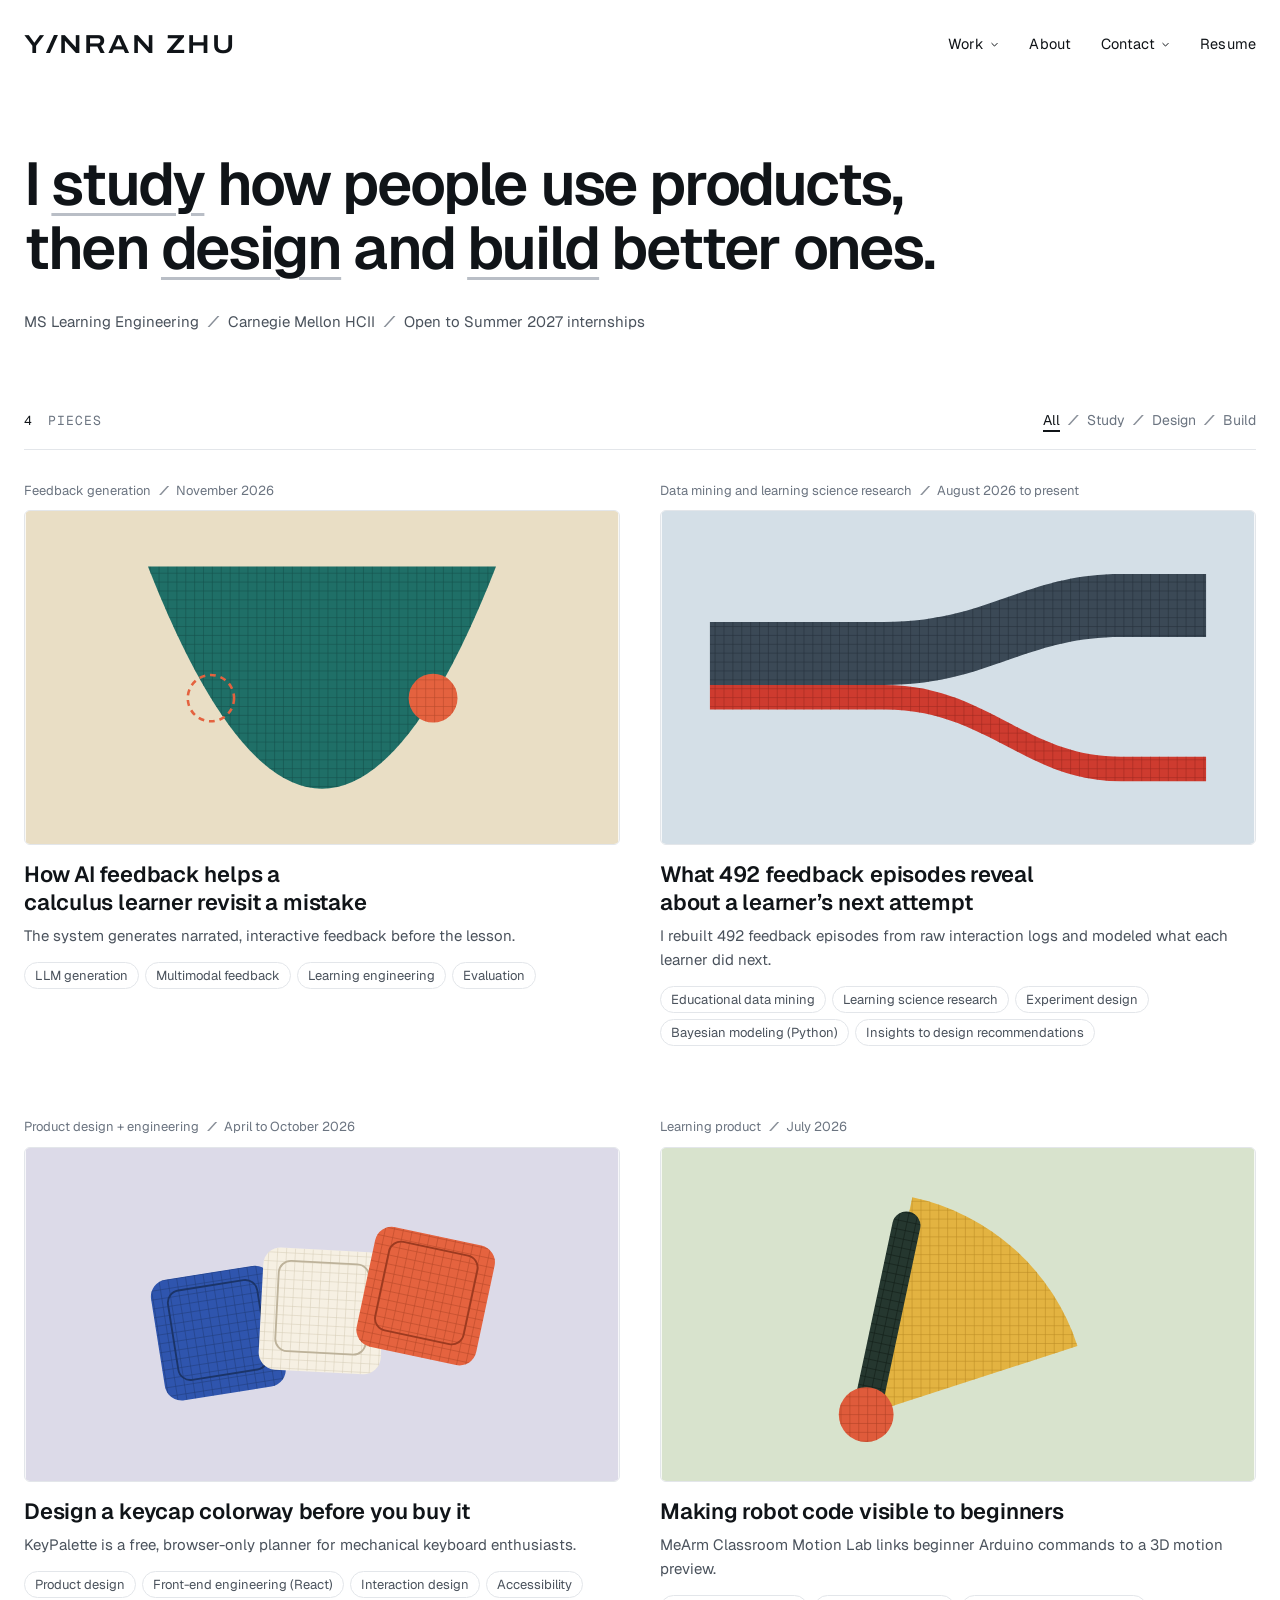
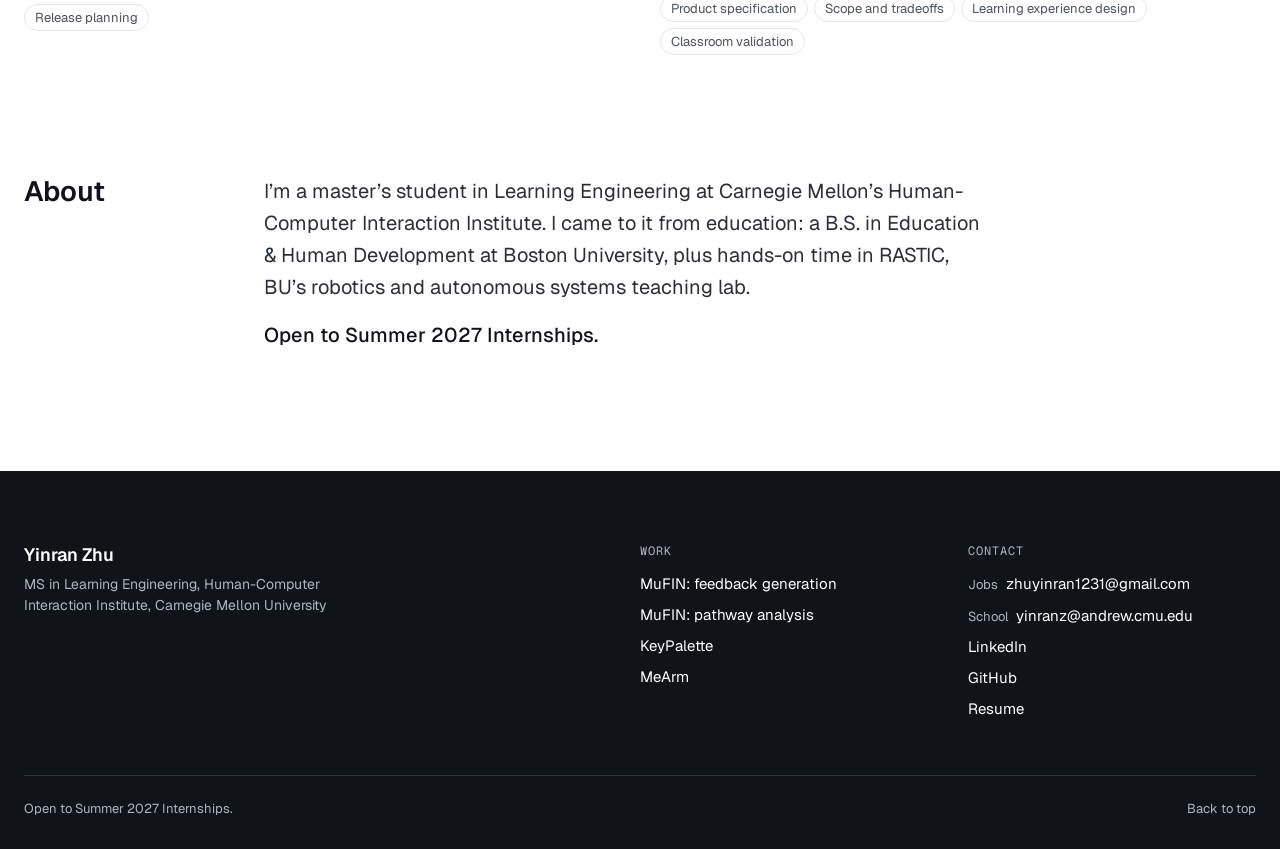
<file: index.html>
<!doctype html>
<html lang="en">
<head>
  <meta charset="utf-8">
  <meta name="viewport" content="width=device-width, initial-scale=1">
  <title>Yinran Zhu — Portfolio</title>
  <meta name="description" content="I study how people use products, then design and build better ones. Learning-science research and AI feedback with Carnegie Mellon’s MuFIN group, a classroom robotics tool, and a design tool I shipped on my own.">
  <link rel="canonical" href="https://friedfishzyr.github.io/">

  <!-- Link previews (Slack, LinkedIn, iMessage…) -->
  <meta property="og:type" content="website">
  <meta property="og:site_name" content="Yinran Zhu">
  <meta property="og:title" content="Yinran Zhu — Portfolio">
  <meta property="og:description" content="I study how people use products, then design and build better ones.">
  <meta property="og:url" content="https://friedfishzyr.github.io/">
  <meta property="og:image" content="https://friedfishzyr.github.io/assets/og/home.png">
  <meta property="og:image:width" content="1200">
  <meta property="og:image:height" content="630">
  <meta property="og:image:alt" content="Yinran Zhu: I study how people use products, then design and build better ones. Projects: MuFIN (2 pieces), KeyPalette (1 piece) and MeArm (1 piece).">
  <meta name="twitter:card" content="summary_large_image">

  <link rel="icon" href="/favicon.svg" type="image/svg+xml">
  <link rel="icon" href="/favicon-32.png" sizes="32x32" type="image/png">
  <link rel="apple-touch-icon" href="/apple-touch-icon.png">

  <link rel="preconnect" href="https://fonts.googleapis.com">
  <link rel="preconnect" href="https://fonts.gstatic.com" crossorigin>
  <link rel="stylesheet" href="https://fonts.googleapis.com/css2?family=Geist:wght@400;500;600&family=Geist+Mono:wght@400;500&family=Archivo:wdth,wght@115,600&display=swap">
  <link rel="stylesheet" href="/css/base.css">
  <link rel="stylesheet" href="/css/home.css">
  <script>document.documentElement.classList.add("js");</script>
  <script src="/js/home.js" defer></script>
</head>
<body id="top">
  <a class="skip-link" href="#main">Skip to content</a>

  <!-- ===== Header =====
       Name on the left, links on the right. Once you scroll, the bar turns
       dark and the name collapses to the Y/Z mark (js/home.js). -->
  <span class="hdr-sentinel" aria-hidden="true" data-hdr-sentinel></span>
  <header class="hdr" data-hdr>
    <div class="hdr__bar">
      <a class="brand" href="/" aria-label="Yinran Zhu, home">
        <span class="brand__word" aria-hidden="true"><span class="brand__k">Y</span><span class="brand__k brand__slash"></span><span class="brand__c">NRAN</span><span class="brand__c brand__gap"> </span><span class="brand__k">Z</span><span class="brand__c">HU</span></span>
      </a>

      <div class="hdr__links" id="hdr-links" data-hdr-links>
        <nav class="hdr__nav" aria-label="Main">
          <ul role="list">
            <li class="dd">
              <a class="nav__link" href="#work" data-dd="dd-work">Work<svg class="nav__chev" viewBox="0 0 10 10" aria-hidden="true" focusable="false"><path d="M2 3.75L5 6.75l3-3"/></svg></a>
              <div class="dd__panel" id="dd-work" hidden>
                <ul role="list">
                  <li><a href="/work/mufin-generation/"><span class="dd__k">MuFIN</span>How AI feedback helps a calculus learner revisit a mistake</a></li>
                  <li><a href="/work/mufin/"><span class="dd__k">MuFIN</span>What 492 feedback episodes reveal about a learner’s next attempt</a></li>
                  <li><a href="/work/keypalette/"><span class="dd__k">KeyPalette</span>Design a keycap colorway before you buy it</a></li>
                  <li><a href="/work/mearm/"><span class="dd__k">MeArm</span>Making robot code visible to beginners</a></li>
                  <li class="dd__all"><a href="#work">All work</a></li>
                </ul>
              </div>
            </li>
            <li><a class="nav__link" href="#about">About</a></li>
            <li class="dd">
              <a class="nav__link" href="#contact" data-dd="dd-contact">Contact<svg class="nav__chev" viewBox="0 0 10 10" aria-hidden="true" focusable="false"><path d="M2 3.75L5 6.75l3-3"/></svg></a>
              <div class="dd__panel dd__panel--narrow" id="dd-contact" hidden>
                <ul role="list">
                  <li><a href="mailto:zhuyinran1231@gmail.com"><span class="dd__k">Jobs</span>zhuyinran1231@gmail.com</a></li>
                  <li><a href="mailto:yinranz@andrew.cmu.edu"><span class="dd__k">School</span>yinranz@andrew.cmu.edu</a></li>
                  <li><a href="https://www.linkedin.com/in/yinranzhu">LinkedIn</a></li>
                  <li><a href="https://github.com/FriedFishZYr">GitHub</a></li>
                </ul>
              </div>
            </li>
            <li><a class="nav__link" href="https://drive.google.com/file/d/1O2rjS-egwkg7gE3feCINcdZuq4Jirjwb/view?usp=sharing">Resume</a></li>
          </ul>
        </nav>
      </div>

      <button class="hdr__toggle" type="button" aria-expanded="false" aria-controls="hdr-links" data-hdr-toggle hidden>
        <span class="visually-hidden">Menu</span>
        <svg viewBox="0 0 20 20" aria-hidden="true" focusable="false"><path d="M4 6h12M4 10h12M4 14h8"/></svg>
      </button>
    </div>
  </header>

  <main id="main">

    <!-- ===== Statement =====
         The three marked words are the page's filter: js/home.js turns each
         into a button that shows the pieces tagged with that word (see
         data-skills on the cards below). Without JavaScript it is a plain
         sentence. -->
    <section class="hero wrap" aria-labelledby="statement-title">
      <h1 class="statement" id="statement-title" data-statement>I <span data-skill="study">study</span> how people use products, then <span data-skill="design">design</span> and <span data-skill="build">build</span> better ones.</h1>
      <p class="hero__by"><span>MS Learning Engineering</span><span class="sl" aria-hidden="true"></span><span>Carnegie Mellon HCII</span><span class="sl" aria-hidden="true"></span><span>Open to Summer 2027 internships</span></p>
    </section>

    <!-- ===== Work ===== -->
    <section class="work wrap" id="work" aria-labelledby="work-title">
      <h2 class="visually-hidden" id="work-title">Work</h2>
      <div class="work__bar">
        <p class="work__count" aria-live="polite"><span data-work-count>4</span> <span class="work__count-label" data-work-label>pieces</span></p>
        <div class="filters" role="group" aria-label="Filter by what I did" data-filters hidden>
          <button class="filter" type="button" aria-pressed="true" data-filter="all">All</button><span class="sl" aria-hidden="true"></span><button class="filter" type="button" aria-pressed="false" data-filter="study">Study</button><span class="sl" aria-hidden="true"></span><button class="filter" type="button" aria-pressed="false" data-filter="design">Design</button><span class="sl" aria-hidden="true"></span><button class="filter" type="button" aria-pressed="false" data-filter="build">Build</button>
        </div>
      </div>

      <!-- Work grid: two equal columns, most recent first. Each piece is led
           by its cover, then title, one short sentence and skill chips.
           data-skills lists which of study / design / build the piece shows.
           data-cover names the cover so its parts can move on hover. -->
      <ul class="canvas" id="work-grid" role="list" data-canvas>
        <li class="piece" data-skills="study build">
          <p class="piece__meta"><span>Feedback generation</span><span class="sl" aria-hidden="true"></span><span>November 2026</span></p>
          <div class="piece__img">
            <img src="/assets/covers/mufin-generation.svg" width="1600" height="900" decoding="async" data-cover="mufin-generation"
                 alt="Cover art: a teal curve on a sand background, with a solid coral point on one arm and a dashed coral ring mirrored on the other.">
          </div>
          <h3 class="piece__title"><a href="/work/mufin-generation/">How AI feedback helps a calculus learner revisit a mistake</a></h3>
          <p class="piece__desc">The system generates narrated, interactive feedback before the lesson.</p>
          <ul class="tags" role="list" aria-label="Topics"><li>LLM generation</li><li>Multimodal feedback</li><li>Learning engineering</li><li>Evaluation</li></ul>
        </li>
        <li class="piece" data-skills="study">
          <p class="piece__meta"><span>Data mining and learning science research</span><span class="sl" aria-hidden="true"></span><span>August 2026 to present</span></p>
          <div class="piece__img">
            <img src="/assets/covers/mufin-pathway.svg" width="1600" height="900" decoding="async" data-cover="mufin-pathway"
                 alt="Cover art: a dark band on pale blue that forks in two, with a thin red strand peeling away below.">
          </div>
          <h3 class="piece__title"><a href="/work/mufin/">What 492 feedback episodes reveal about a learner’s next attempt</a></h3>
          <p class="piece__desc">I rebuilt 492 feedback episodes from raw interaction logs and modeled what each learner did next.</p>
          <ul class="tags" role="list" aria-label="Skills"><li>Educational data mining</li><li>Learning science research</li><li>Experiment design</li><li>Bayesian modeling (Python)</li><li>Insights to design recommendations</li></ul>
        </li>
        <li class="piece" data-skills="design build">
          <p class="piece__meta"><span>Product design + engineering</span><span class="sl" aria-hidden="true"></span><span>April to October 2026</span></p>
          <div class="piece__img">
            <img src="/assets/covers/keypalette.svg" width="1600" height="900" loading="lazy" decoding="async" data-cover="keypalette"
                 alt="Cover art: three keycaps in blue, cream and coral, fanned out like paint swatches on a lavender background.">
          </div>
          <h3 class="piece__title"><a href="/work/keypalette/">Design a keycap colorway before you buy it</a></h3>
          <p class="piece__desc">KeyPalette is a free, browser-only planner for mechanical keyboard enthusiasts.</p>
          <ul class="tags" role="list" aria-label="Skills"><li>Product design</li><li>Front-end engineering (React)</li><li>Interaction design</li><li>Accessibility</li><li>Release planning</li></ul>
        </li>
        <li class="piece" data-skills="design build">
          <p class="piece__meta"><span>Learning product</span><span class="sl" aria-hidden="true"></span><span>July 2026</span></p>
          <div class="piece__img">
            <img src="/assets/covers/mearm.svg" width="1600" height="900" loading="lazy" decoding="async" data-cover="mearm"
                 alt="Cover art: a dark robot arm with a coral joint beside an ochre wedge showing its sweep, on a pale green background.">
          </div>
          <h3 class="piece__title"><a href="/work/mearm/">Making robot code visible to beginners</a></h3>
          <p class="piece__desc">MeArm Classroom Motion Lab links beginner Arduino commands to a 3D motion preview.</p>
          <ul class="tags" role="list" aria-label="Skills"><li>Product specification</li><li>Scope and tradeoffs</li><li>Learning experience design</li><li>Classroom validation</li></ul>
        </li>
      </ul>
    </section>

    <!-- ===== About ===== -->
    <section class="about wrap" id="about" aria-labelledby="about-title">
      <h2 class="about__title" id="about-title">About</h2>
      <div class="about__body">
        <p>I’m a master’s student in Learning Engineering at Carnegie Mellon’s Human-Computer Interaction Institute. I came to it from education: a B.S. in Education &amp; Human Development at Boston University, plus hands-on time in RASTIC, BU’s robotics and autonomous systems teaching lab.</p>
        <p class="about__open">Open to Summer 2027 Internships.</p>
      </div>
    </section>
  </main>

  <!-- ===== Footer ===== -->
  <footer class="ftr" id="contact">
    <div class="wrap ftr__grid">
      <div class="ftr__id">
        <p class="ftr__name">Yinran Zhu</p>
        <p class="ftr__sub">MS in Learning Engineering, Human-Computer Interaction Institute, Carnegie Mellon University</p>
      </div>
      <div class="ftr__col">
        <p class="ftr__head">Work</p>
        <ul role="list">
          <li><a href="/work/mufin-generation/">MuFIN: feedback generation</a></li>
          <li><a href="/work/mufin/">MuFIN: pathway analysis</a></li>
          <li><a href="/work/keypalette/">KeyPalette</a></li>
          <li><a href="/work/mearm/">MeArm</a></li>
        </ul>
      </div>
      <div class="ftr__col">
        <p class="ftr__head">Contact</p>
        <ul role="list">
          <li><span class="ftr__label">Jobs</span> <a href="mailto:zhuyinran1231@gmail.com">zhuyinran1231@gmail.com</a></li>
          <li><span class="ftr__label">School</span> <a href="mailto:yinranz@andrew.cmu.edu">yinranz@andrew.cmu.edu</a></li>
          <li><a href="https://www.linkedin.com/in/yinranzhu">LinkedIn</a></li>
          <li><a href="https://github.com/FriedFishZYr">GitHub</a></li>
          <li><a href="https://drive.google.com/file/d/1O2rjS-egwkg7gE3feCINcdZuq4Jirjwb/view?usp=sharing">Resume</a></li>
        </ul>
      </div>
    </div>
    <div class="wrap ftr__base">
      <p>Open to Summer 2027 Internships.</p>
      <a class="ftr__top" href="#top">Back to top</a>
    </div>
  </footer>
</body>
</html>
</file>
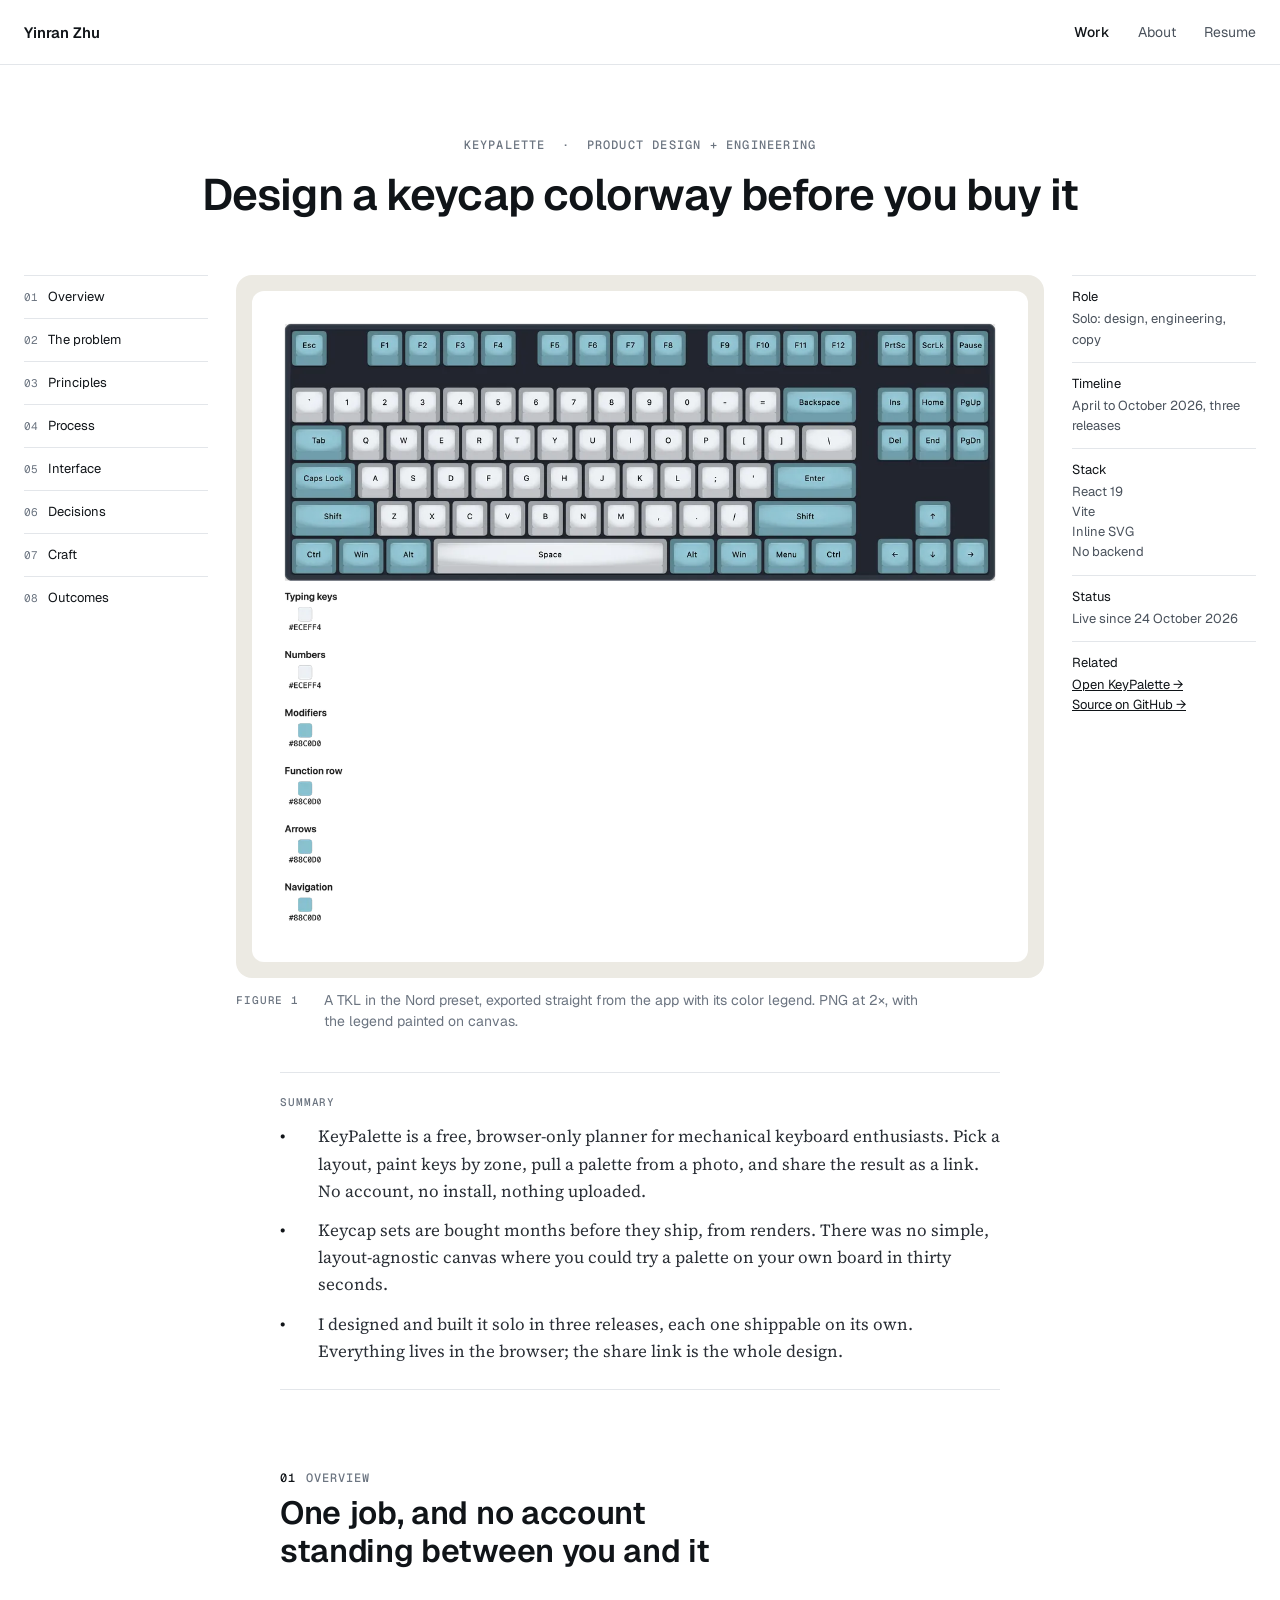
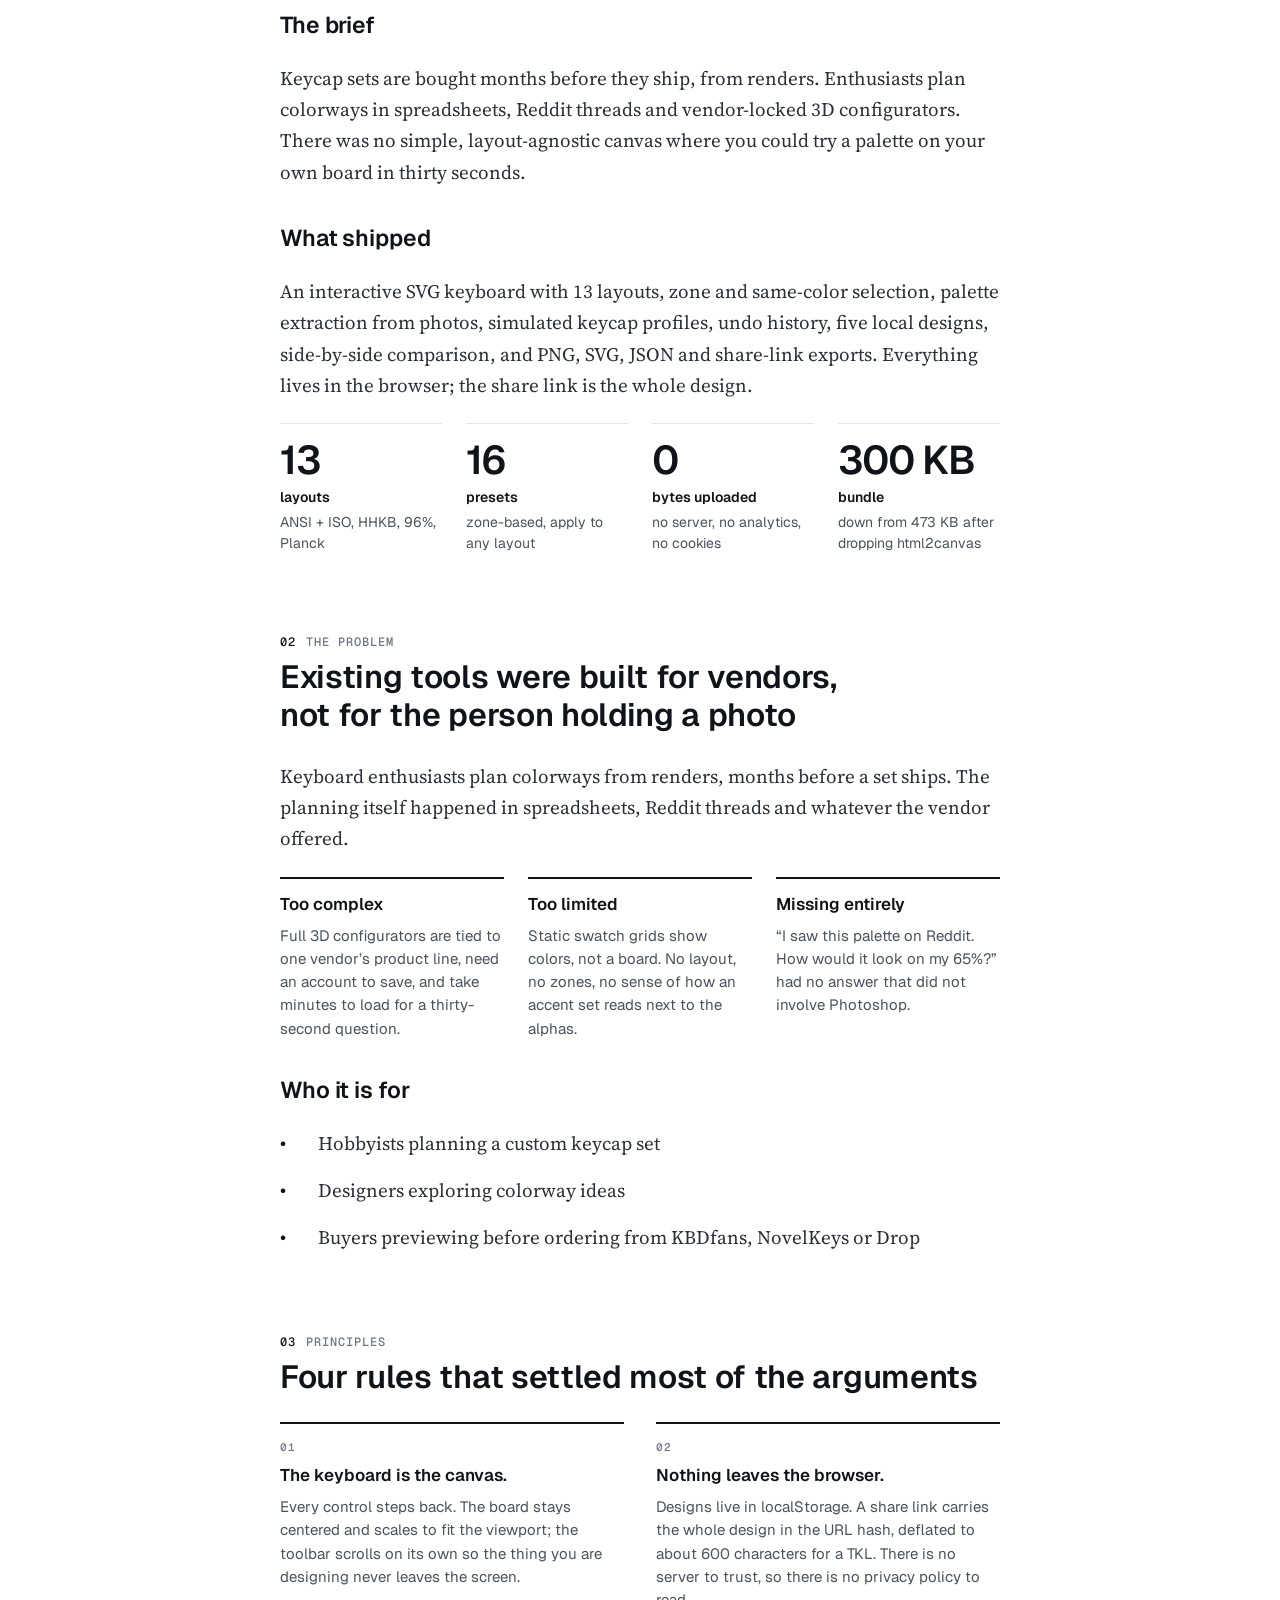
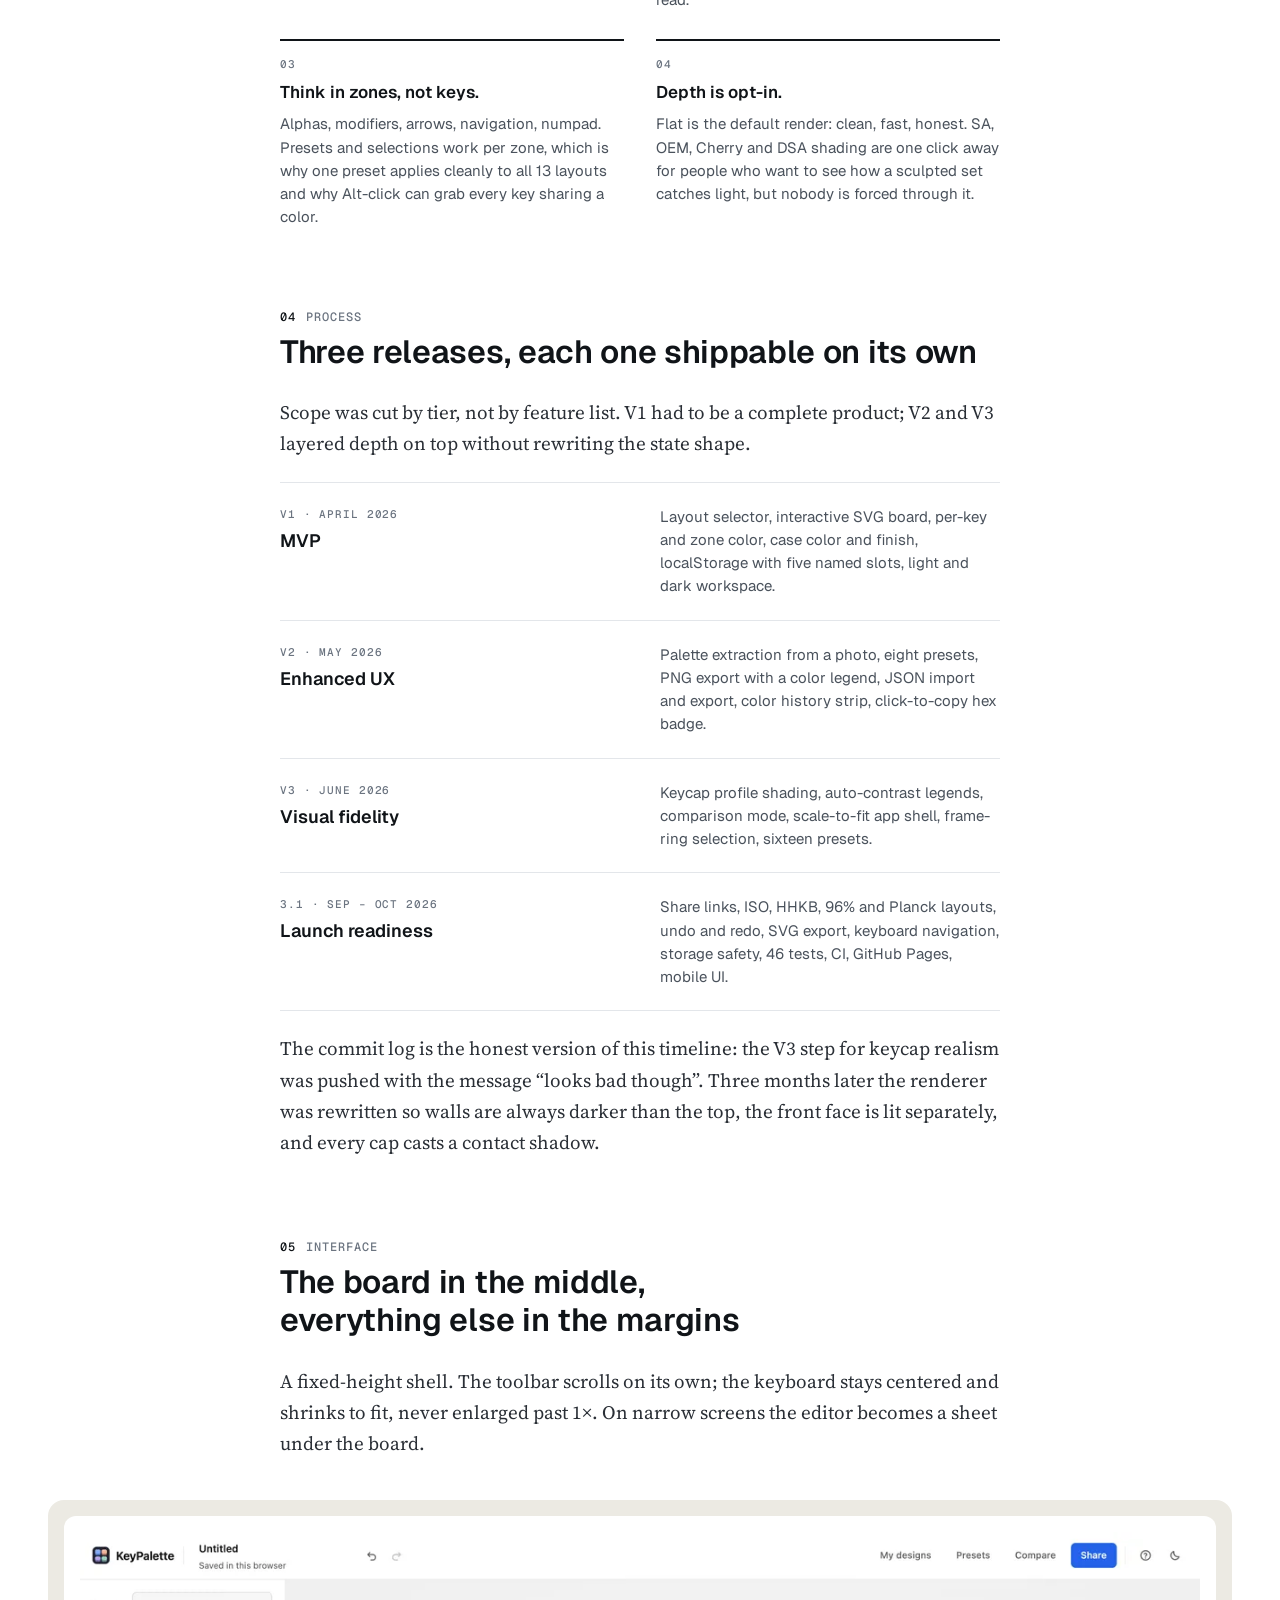
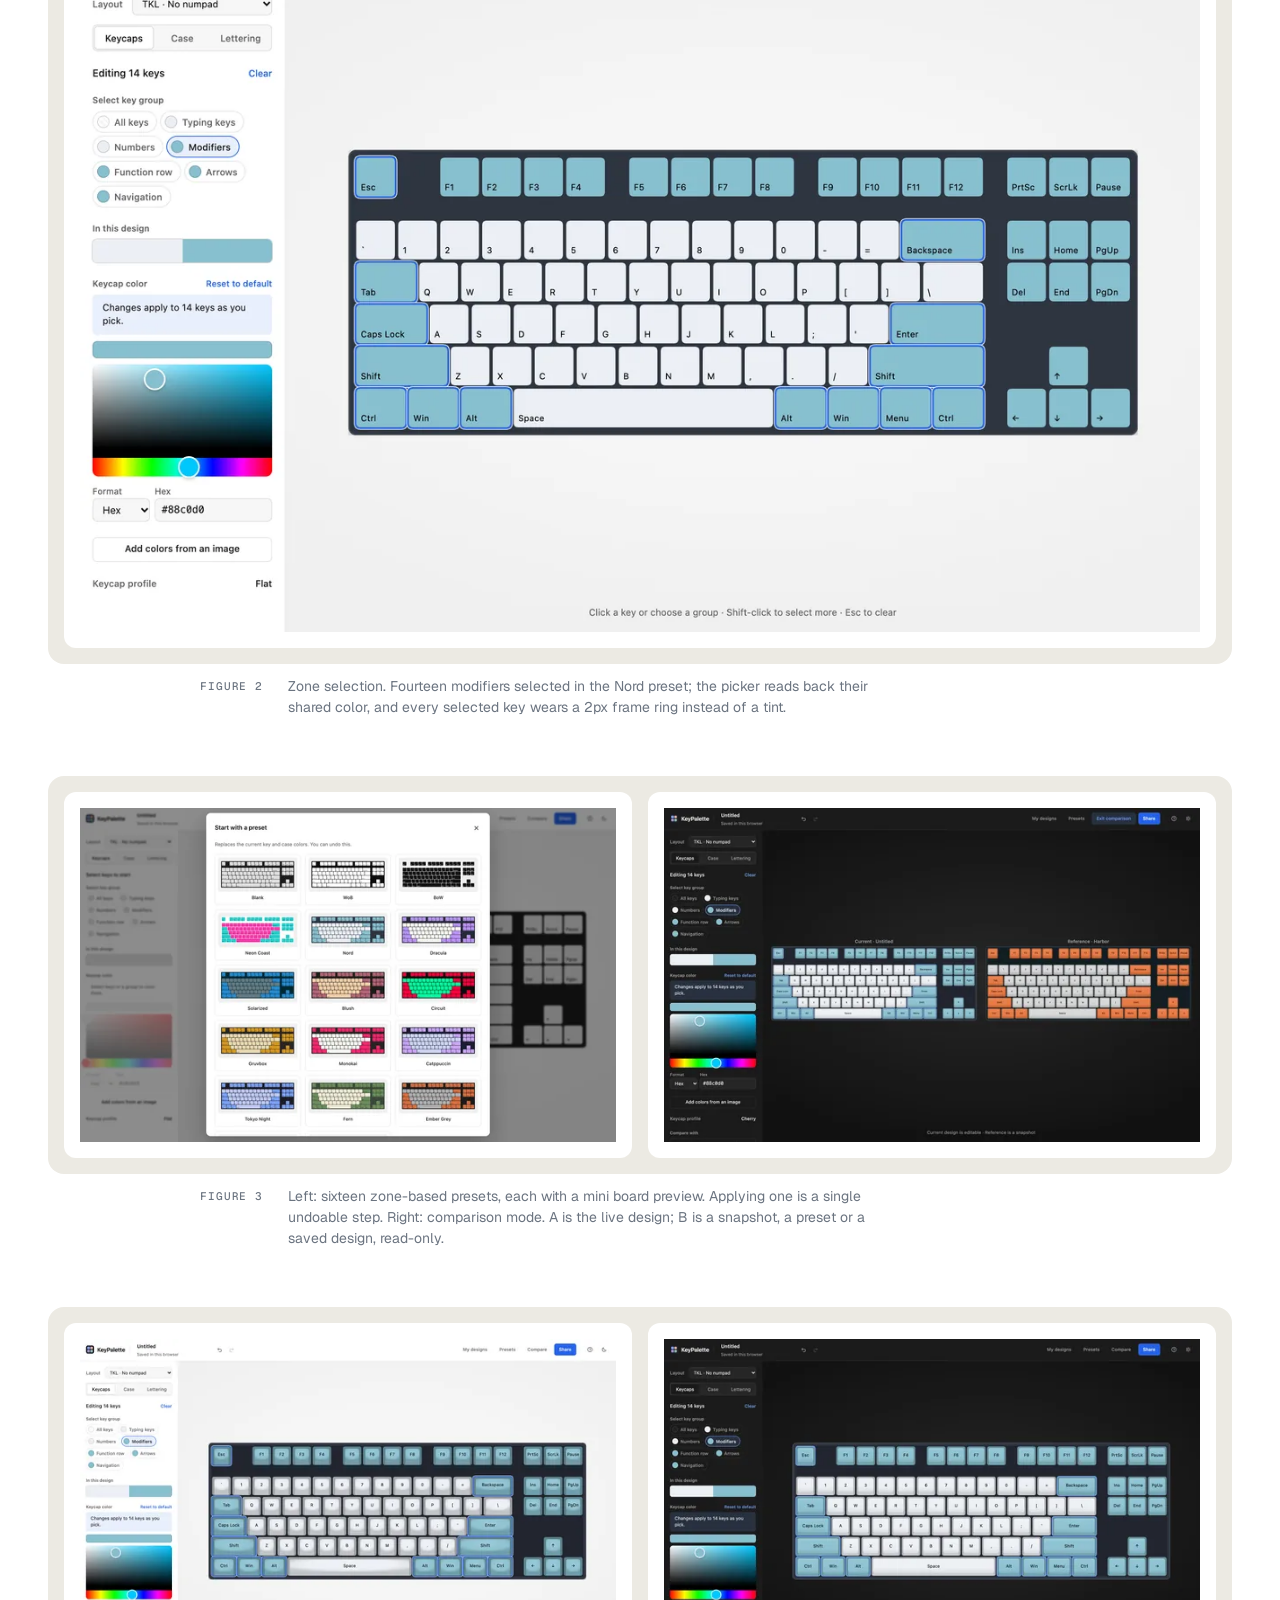
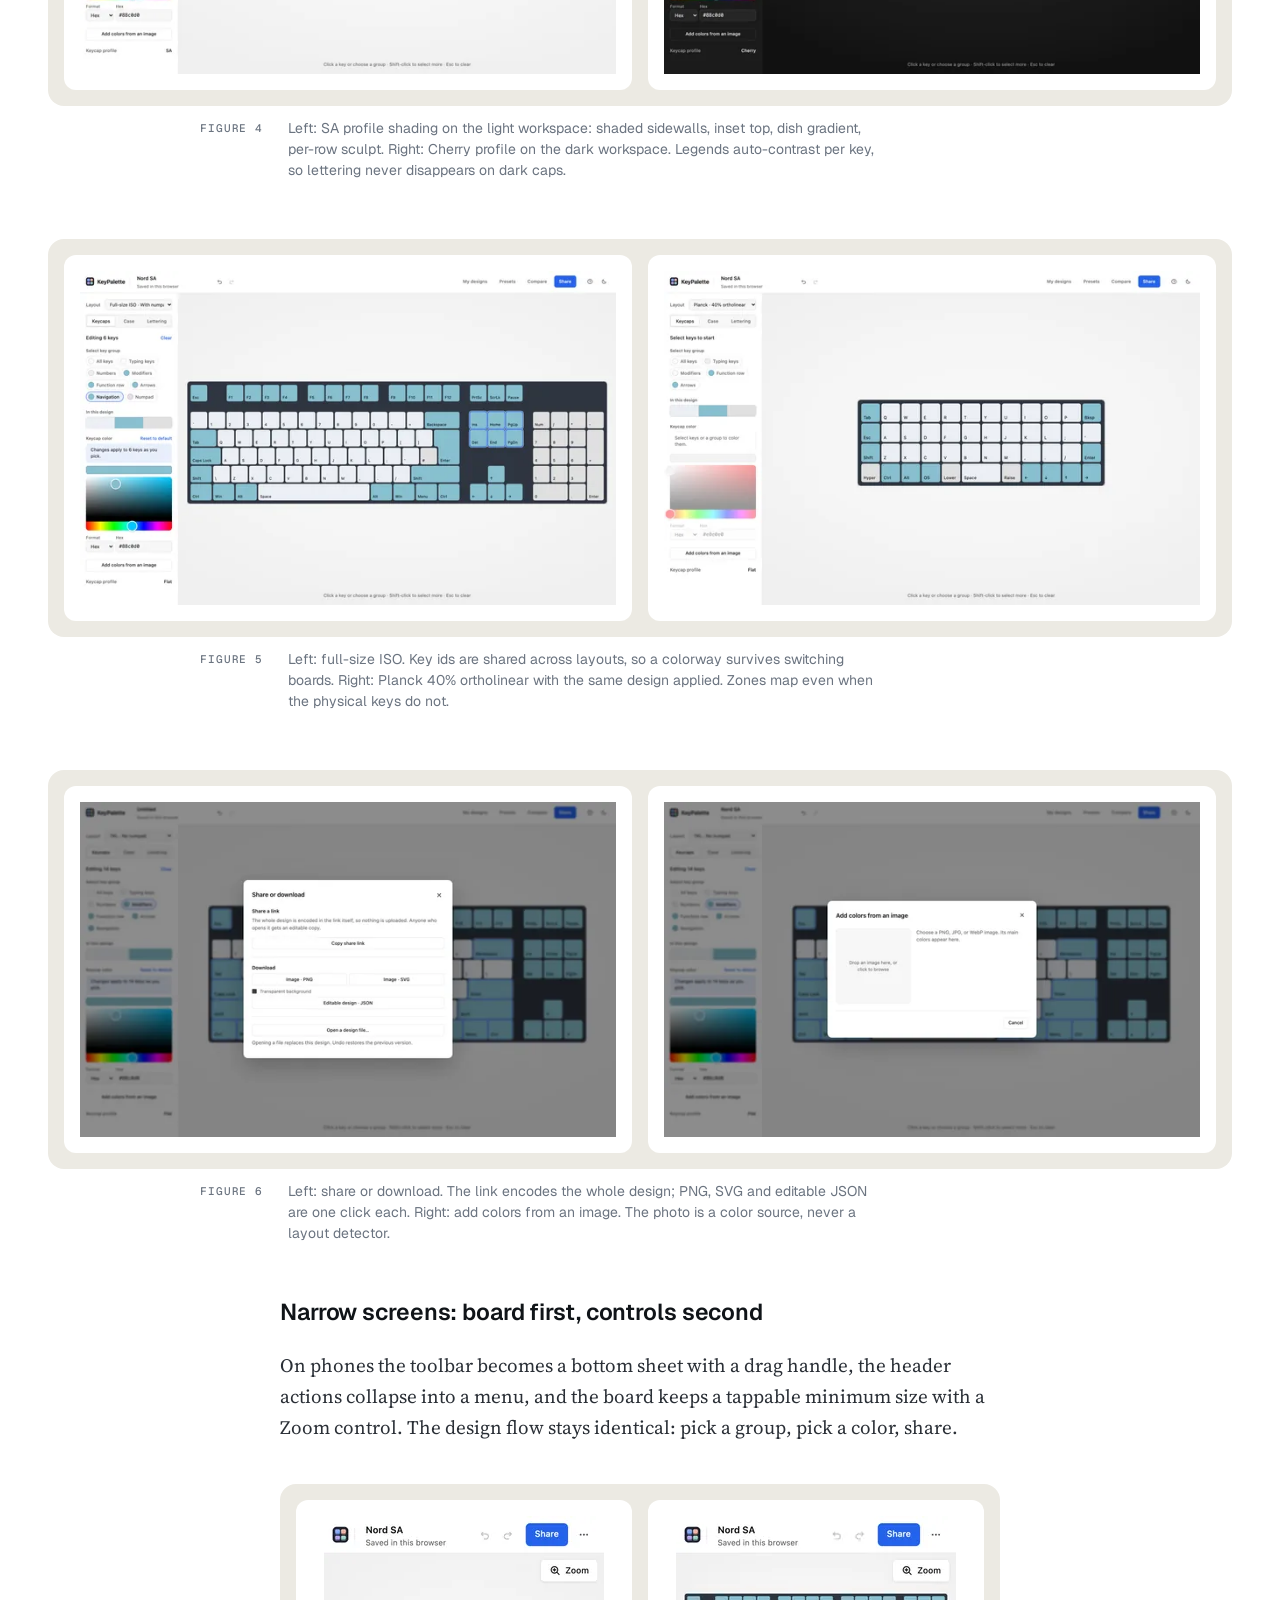
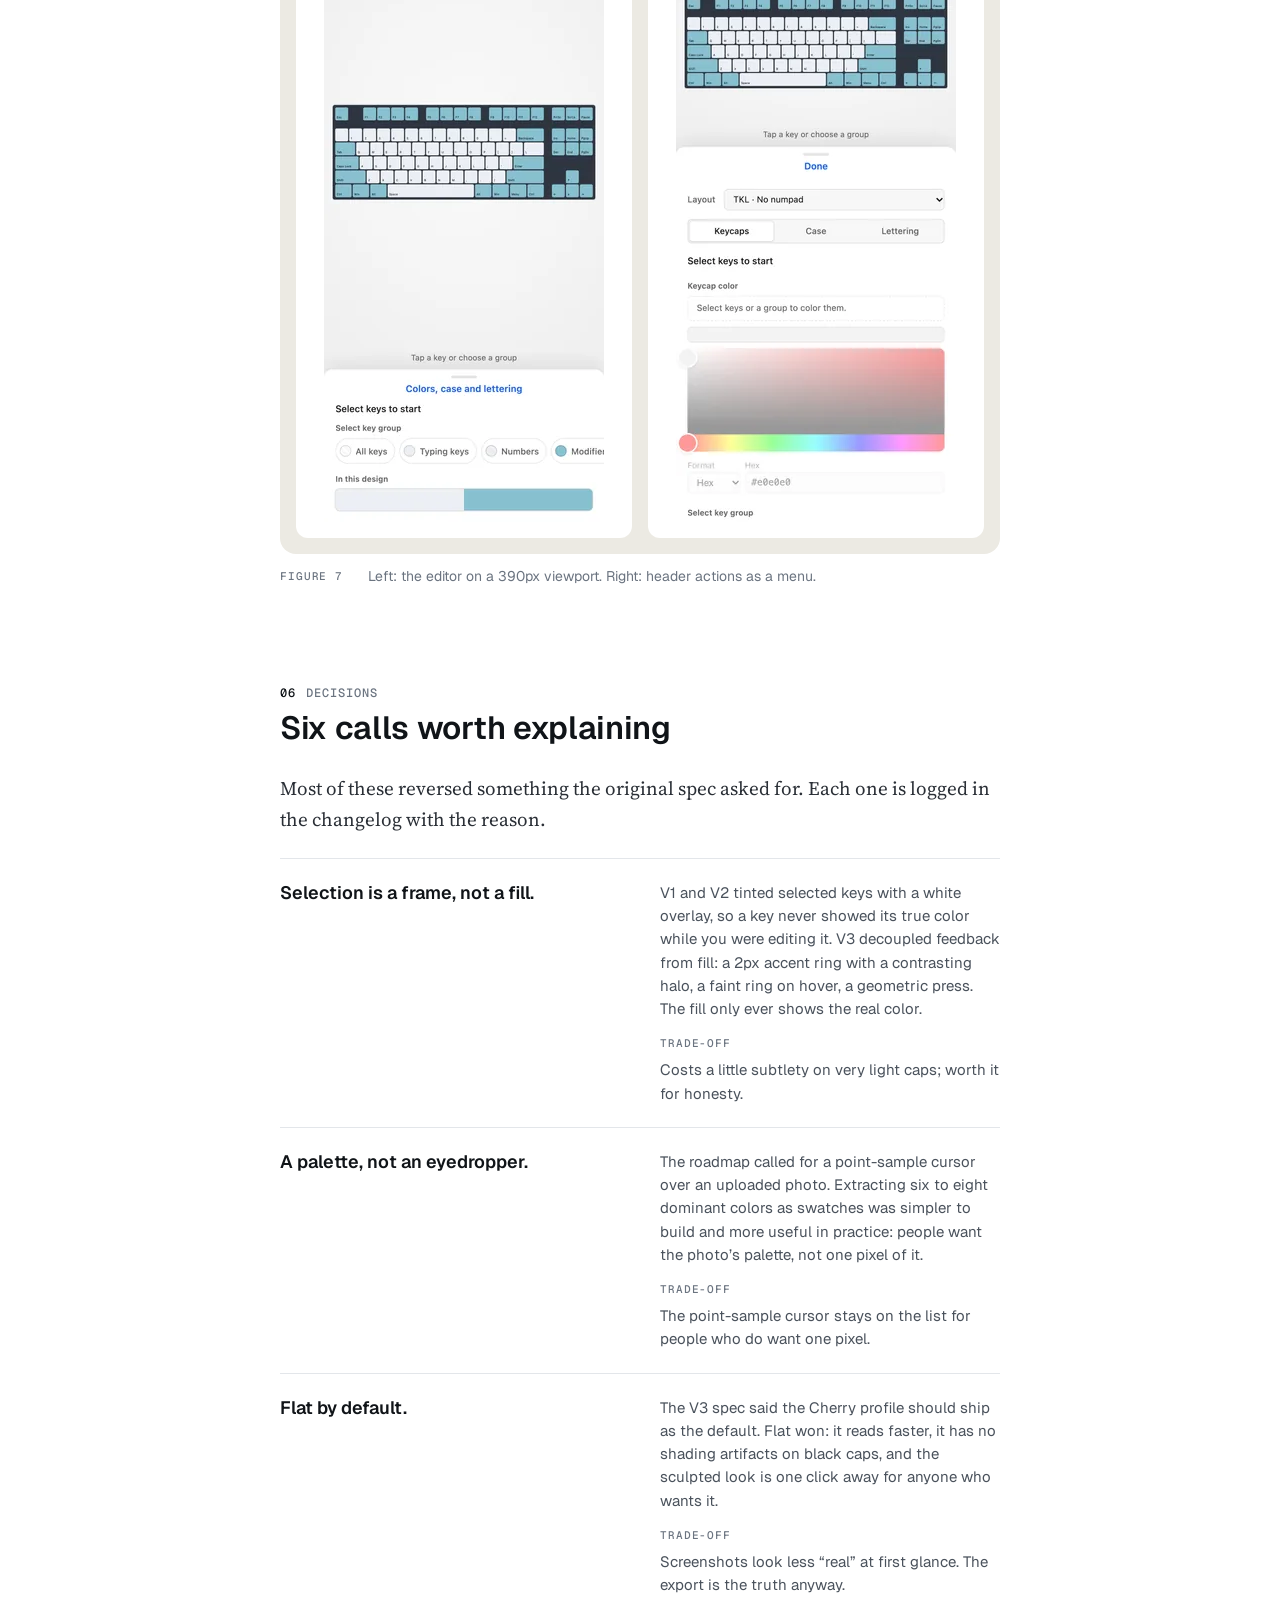
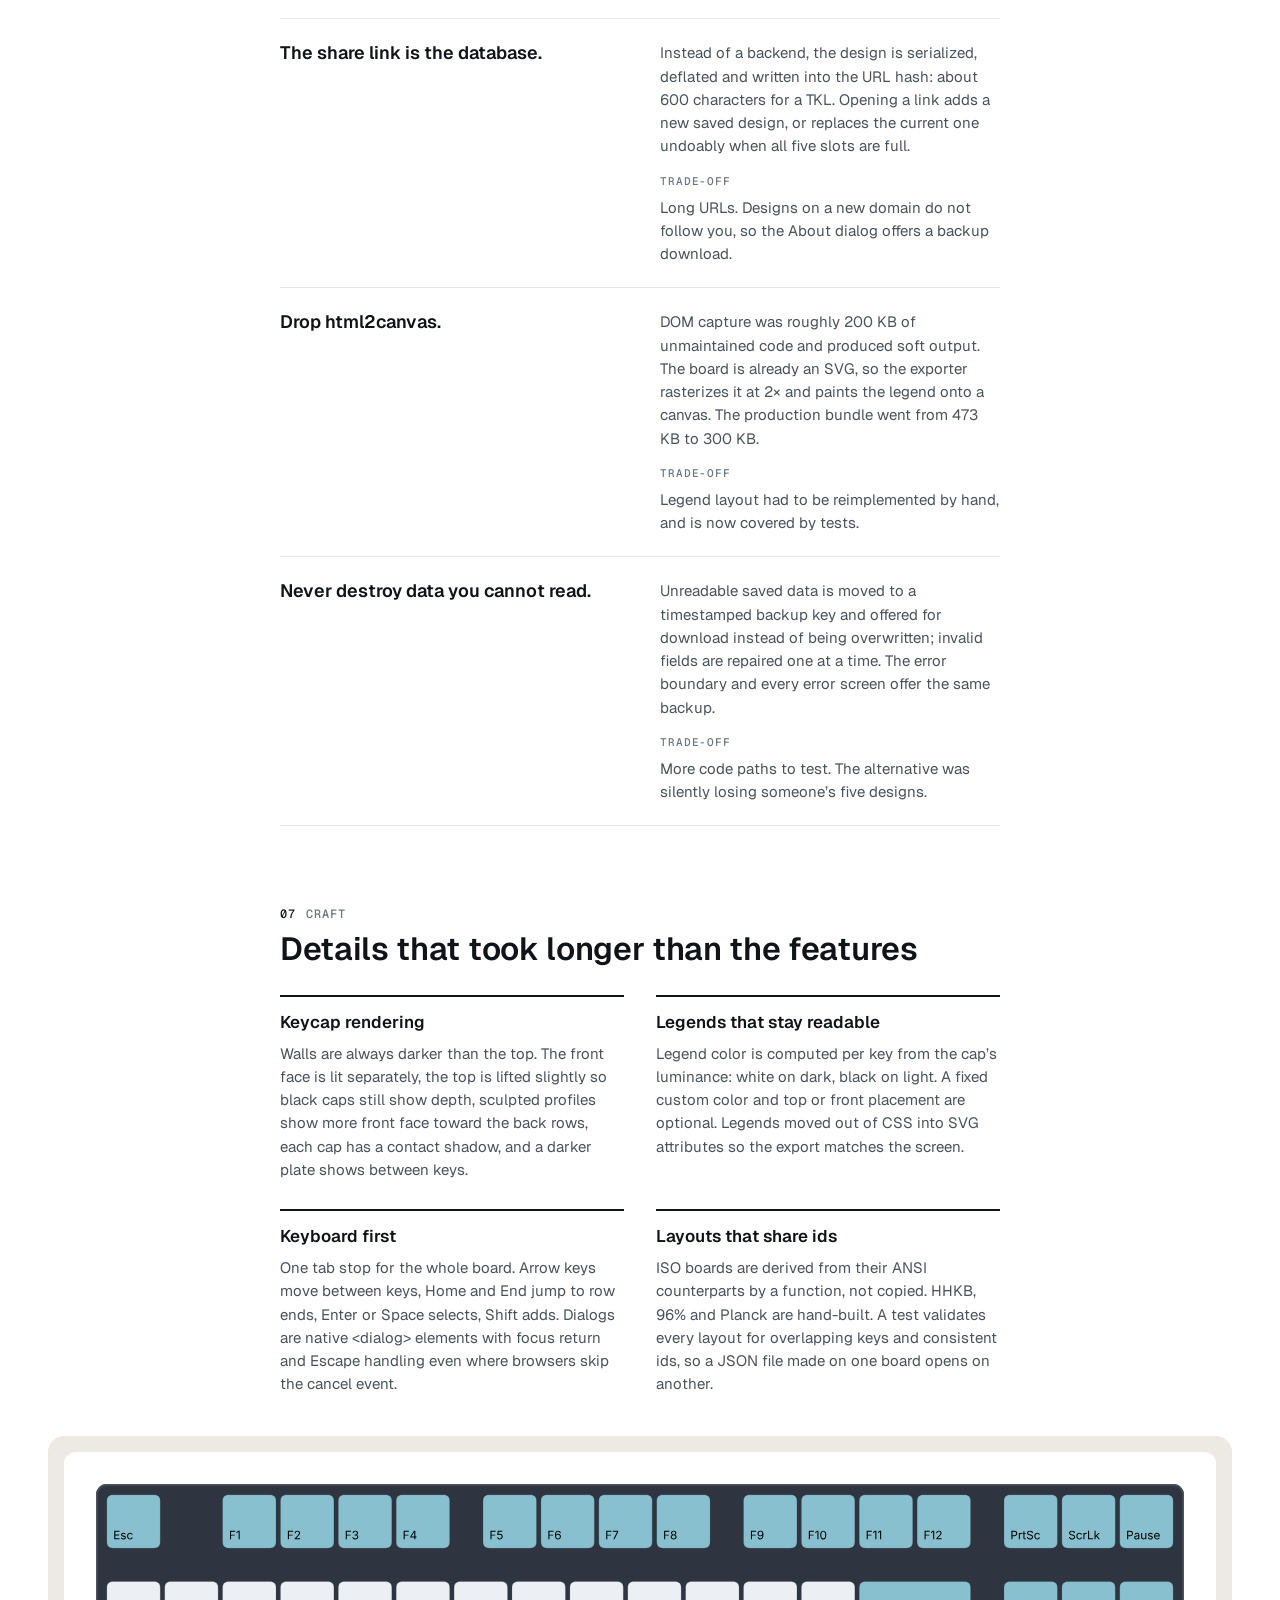
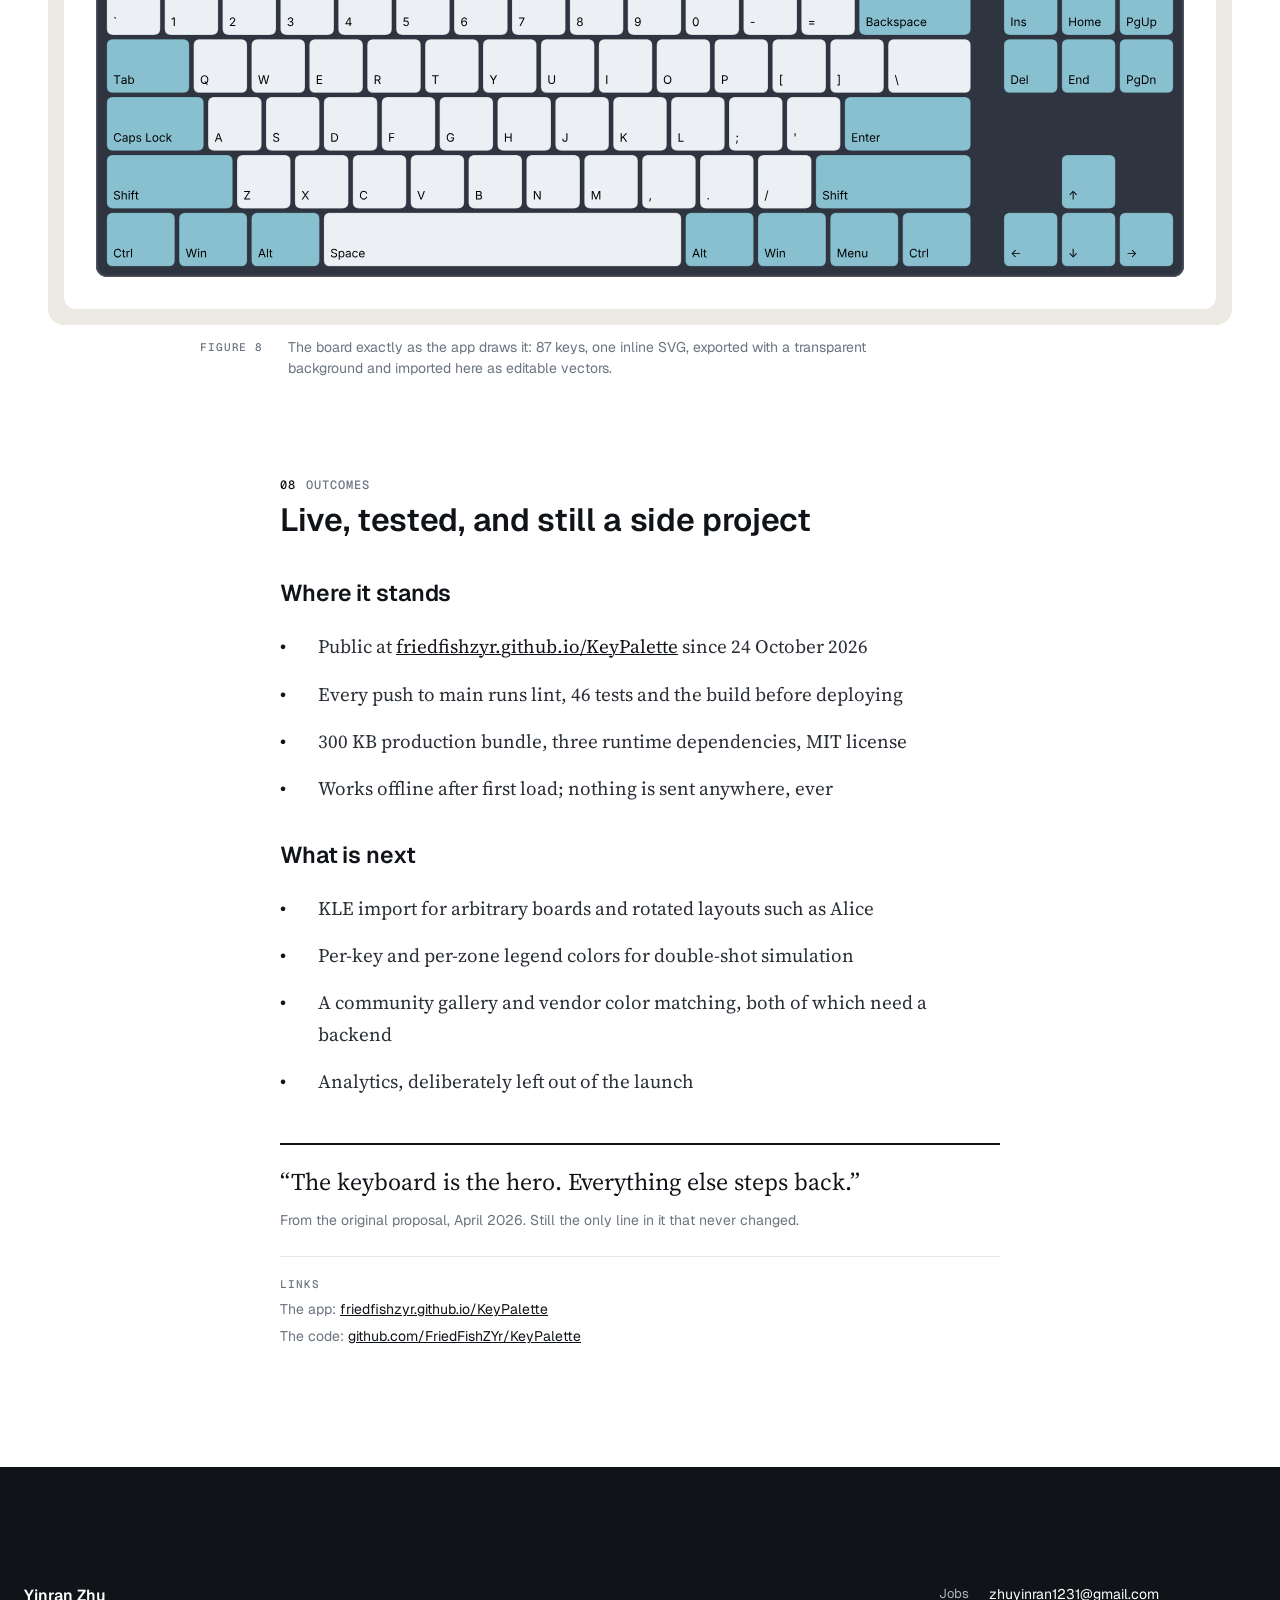
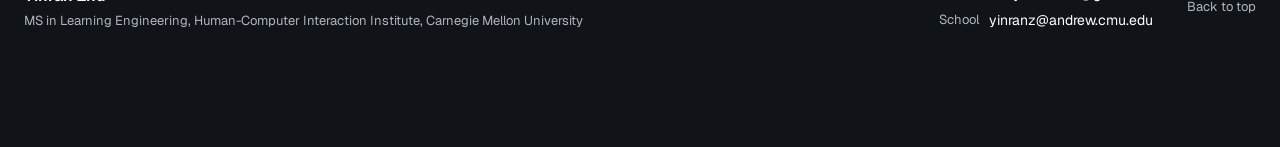
<file: work/keypalette/index.html>
<!doctype html>
<html lang="en">
<head>
  <meta charset="utf-8">
  <meta name="viewport" content="width=device-width, initial-scale=1">
  <title>KeyPalette case study — Yinran Zhu</title>
  <meta name="description" content="KeyPalette is a free, browser-only planner for mechanical keyboard enthusiasts. Pick a layout, paint keys by zone, pull a palette from a photo, and share the result as a link. No account, no install, nothing uploaded.">
  <link rel="canonical" href="https://friedfishzyr.github.io/work/keypalette/">

  <meta property="og:type" content="article">
  <meta property="og:site_name" content="Yinran Zhu">
  <meta property="og:title" content="Design a keycap colorway before you buy it — KeyPalette case study">
  <meta property="og:description" content="KeyPalette is a free, browser-only planner for mechanical keyboard enthusiasts. Pick a layout, paint keys by zone, and share the result as a link.">
  <meta property="og:url" content="https://friedfishzyr.github.io/work/keypalette/">
  <meta property="og:image" content="https://friedfishzyr.github.io/assets/og/keypalette.png">
  <meta property="og:image:width" content="1200">
  <meta property="og:image:height" content="630">
  <meta property="og:image:alt" content="A tenkeyless keyboard in the Nord colorway under a row of keycap color swatches.">
  <meta name="twitter:card" content="summary_large_image">

  <link rel="icon" href="/favicon.svg" type="image/svg+xml">
  <link rel="icon" href="/favicon-32.png" sizes="32x32" type="image/png">
  <link rel="apple-touch-icon" href="/apple-touch-icon.png">

  <link rel="preconnect" href="https://fonts.googleapis.com">
  <link rel="preconnect" href="https://fonts.gstatic.com" crossorigin>
  <link rel="stylesheet" href="https://fonts.googleapis.com/css2?family=Geist:wght@400;500;600&family=Geist+Mono:wght@400;500&family=Source+Serif+4:opsz,wght@8..60,400;8..60,600&display=swap">
  <link rel="stylesheet" href="/css/base.css">
  <link rel="stylesheet" href="/css/article.css">
  <link rel="stylesheet" href="/css/case-study.css">
  <script src="/js/article.js" defer></script>
</head>
<body id="top">
  <a class="skip-link" href="#main">Skip to content</a>

  <header class="topbar">
    <div class="wrap topbar__bar">
      <a class="topbar__name" href="/">Yinran Zhu</a>
      <nav aria-label="Main">
        <ul class="topbar__links" role="list">
          <li><a class="is-current" href="/#work">Work</a></li>
          <li><a href="/#about">About</a></li>
          <li><a href="https://drive.google.com/file/d/1O2rjS-egwkg7gE3feCINcdZuq4Jirjwb/view?usp=sharing">Resume</a></li>
        </ul>
      </nav>
    </div>
  </header>

  <main id="main" class="article">

    <!-- ===== Lead row: the title, then contents rail, Figure 1, metadata rail ===== -->
    <div class="lead" id="lead">
      <header class="lead__head">
        <p class="eyebrow pre">KeyPalette  ·  Product design + engineering</p>
        <h1 class="h1">Design a keycap colorway before you buy it</h1>
      </header>

      <!-- Short labels here; each section keeps its full heading below. -->
      <nav class="toc" aria-label="Contents">
        <ol class="toc__list" role="list">
          <li><a href="#s01"><span class="toc__num">01</span><span class="toc__title">Overview</span></a></li>
          <li><a href="#s02"><span class="toc__num">02</span><span class="toc__title">The problem</span></a></li>
          <li><a href="#s03"><span class="toc__num">03</span><span class="toc__title">Principles</span></a></li>
          <li><a href="#s04"><span class="toc__num">04</span><span class="toc__title">Process</span></a></li>
          <li><a href="#s05"><span class="toc__num">05</span><span class="toc__title">Interface</span></a></li>
          <li><a href="#s06"><span class="toc__num">06</span><span class="toc__title">Decisions</span></a></li>
          <li><a href="#s07"><span class="toc__num">07</span><span class="toc__title">Craft</span></a></li>
          <li><a href="#s08"><span class="toc__num">08</span><span class="toc__title">Outcomes</span></a></li>
        </ol>
      </nav>

      <!-- Narrow screens: the same contents list behind a disclosure.
           Only one of the two lists is displayed at any width. -->
      <details class="toc-mini">
        <summary>Contents</summary>
        <ol class="toc__list" role="list">
          <li><a href="#s01"><span class="toc__num">01</span><span class="toc__title">Overview</span></a></li>
          <li><a href="#s02"><span class="toc__num">02</span><span class="toc__title">The problem</span></a></li>
          <li><a href="#s03"><span class="toc__num">03</span><span class="toc__title">Principles</span></a></li>
          <li><a href="#s04"><span class="toc__num">04</span><span class="toc__title">Process</span></a></li>
          <li><a href="#s05"><span class="toc__num">05</span><span class="toc__title">Interface</span></a></li>
          <li><a href="#s06"><span class="toc__num">06</span><span class="toc__title">Decisions</span></a></li>
          <li><a href="#s07"><span class="toc__num">07</span><span class="toc__title">Craft</span></a></li>
          <li><a href="#s08"><span class="toc__num">08</span><span class="toc__title">Outcomes</span></a></li>
        </ol>
      </details>

      <figure class="fig lead__fig" id="fig1">
        <div class="mat">
          <div class="card plate">
            <img src="/assets/keypalette/hero-export-example-1248.webp"
                 srcset="/assets/keypalette/hero-export-example-1248.webp 1248w, /assets/keypalette/hero-export-example-2126.webp 2126w"
                 sizes="(max-width: 960px) calc(100vw - 80px), 816px"
                 width="1248" height="1072" fetchpriority="high"
                 alt="KeyPalette PNG export: a tenkeyless keyboard with pale grey alphas and blue-grey modifiers, above a legend listing each zone and its hex color.">
          </div>
        </div>
        <figcaption class="caption">
          <span class="caption__label">Figure 1</span>
          <span class="caption__text">A TKL in the Nord preset, exported straight from the app with its color legend. PNG at 2×, with the legend painted on canvas.</span>
        </figcaption>
      </figure>

      <dl class="meta">
        <div class="meta__item"><dt>Role</dt><dd>Solo: design, engineering, copy</dd></div>
        <div class="meta__item"><dt>Timeline</dt><dd>April to October 2026, three releases</dd></div>
        <div class="meta__item meta__item--topics"><dt>Stack</dt><dd><span>React 19</span> <span>Vite</span> <span>Inline SVG</span> <span>No backend</span></dd></div>
        <div class="meta__item"><dt>Status</dt><dd>Live since 24 October 2026</dd></div>
        <div class="meta__item meta__item--topics"><dt>Related</dt><dd><span><a href="https://friedfishzyr.github.io/KeyPalette/">Open KeyPalette →</a></span> <span><a href="https://github.com/FriedFishZYr/KeyPalette">Source on GitHub →</a></span></dd></div>
      </dl>

      <section class="summary" aria-labelledby="summary-label">
        <h2 class="small-label" id="summary-label">Summary</h2>
        <ul class="bullets bullets--summary" role="list">
          <li>KeyPalette is a free, browser-only planner for mechanical keyboard enthusiasts. Pick a layout, paint keys by zone, pull a palette from a photo, and share the result as a link. No account, no install, nothing uploaded.</li>
          <li>Keycap sets are bought months before they ship, from renders. There was no simple, layout-agnostic canvas where you could try a palette on your own board in thirty seconds.</li>
          <li>I designed and built it solo in three releases, each one shippable on its own. Everything lives in the browser; the share link is the whole design.</li>
        </ul>
      </section>
    </div>

    <!-- ===== 01 Overview ===== -->
    <section class="sec" id="s01" aria-labelledby="s01-title">
      <p class="kicker"><span class="kicker__num">01</span>Overview</p>
      <h2 class="h2" id="s01-title">One job, and no account standing between you and it</h2>

      <h3 class="h3">The brief</h3>
      <p>Keycap sets are bought months before they ship, from renders. Enthusiasts plan colorways in spreadsheets, Reddit threads and vendor-locked 3D configurators. There was no simple, layout-agnostic canvas where you could try a palette on your own board in thirty seconds.</p>

      <h3 class="h3">What shipped</h3>
      <p>An interactive SVG keyboard with 13 layouts, zone and same-color selection, palette extraction from photos, simulated keycap profiles, undo history, five local designs, side-by-side comparison, and PNG, SVG, JSON and share-link exports. Everything lives in the browser; the share link is the whole design.</p>

      <ul class="stats" role="list">
        <li class="stat"><p class="stat__num">13</p><p class="stat__label">layouts</p><p class="stat__text">ANSI + ISO, HHKB, 96%, Planck</p></li>
        <li class="stat"><p class="stat__num">16</p><p class="stat__label">presets</p><p class="stat__text">zone-based, apply to any layout</p></li>
        <li class="stat"><p class="stat__num">0</p><p class="stat__label">bytes uploaded</p><p class="stat__text">no server, no analytics, no cookies</p></li>
        <li class="stat"><p class="stat__num">300 KB</p><p class="stat__label">bundle</p><p class="stat__text">down from 473 KB after dropping html2canvas</p></li>
      </ul>
    </section>

    <!-- ===== 02 The problem ===== -->
    <section class="sec" id="s02" aria-labelledby="s02-title">
      <p class="kicker"><span class="kicker__num">02</span>The problem</p>
      <h2 class="h2" id="s02-title">Existing tools were built for vendors, not for the person holding a photo</h2>
      <p>Keyboard enthusiasts plan colorways from renders, months before a set ships. The planning itself happened in spreadsheets, Reddit threads and whatever the vendor offered.</p>

      <ul class="topics" role="list">
        <li class="topic"><h3 class="topic__title">Too complex</h3><p>Full 3D configurators are tied to one vendor’s product line, need an account to save, and take minutes to load for a thirty-second question.</p></li>
        <li class="topic"><h3 class="topic__title">Too limited</h3><p>Static swatch grids show colors, not a board. No layout, no zones, no sense of how an accent set reads next to the alphas.</p></li>
        <li class="topic"><h3 class="topic__title">Missing entirely</h3><p>“I saw this palette on Reddit. How would it look on my 65%?” had no answer that did not involve Photoshop.</p></li>
      </ul>

      <h3 class="h3">Who it is for</h3>
      <ul class="bullets" role="list">
        <li>Hobbyists planning a custom keycap set</li>
        <li>Designers exploring colorway ideas</li>
        <li>Buyers previewing before ordering from KBDfans, NovelKeys or Drop</li>
      </ul>
    </section>

    <!-- ===== 03 Principles ===== -->
    <section class="sec" id="s03" aria-labelledby="s03-title">
      <p class="kicker"><span class="kicker__num">03</span>Principles</p>
      <h2 class="h2" id="s03-title">Four rules that settled most of the arguments</h2>

      <ol class="topics topics--2" role="list">
        <li class="topic"><p class="topic__label">01</p><h3 class="topic__title">The keyboard is the canvas.</h3><p>Every control steps back. The board stays centered and scales to fit the viewport; the toolbar scrolls on its own so the thing you are designing never leaves the screen.</p></li>
        <li class="topic"><p class="topic__label">02</p><h3 class="topic__title">Nothing leaves the browser.</h3><p>Designs live in localStorage. A share link carries the whole design in the URL hash, deflated to about 600 characters for a TKL. There is no server to trust, so there is no privacy policy to read.</p></li>
        <li class="topic"><p class="topic__label">03</p><h3 class="topic__title">Think in zones, not keys.</h3><p>Alphas, modifiers, arrows, navigation, numpad. Presets and selections work per zone, which is why one preset applies cleanly to all 13 layouts and why Alt-click can grab every key sharing a color.</p></li>
        <li class="topic"><p class="topic__label">04</p><h3 class="topic__title">Depth is opt-in.</h3><p>Flat is the default render: clean, fast, honest. SA, OEM, Cherry and DSA shading are one click away for people who want to see how a sculpted set catches light, but nobody is forced through it.</p></li>
      </ol>
    </section>

    <!-- ===== 04 Process ===== -->
    <section class="sec" id="s04" aria-labelledby="s04-title">
      <p class="kicker"><span class="kicker__num">04</span>Process</p>
      <h2 class="h2" id="s04-title">Three releases, each one shippable on its own</h2>
      <p>Scope was cut by tier, not by feature list. V1 had to be a complete product; V2 and V3 layered depth on top without rewriting the state shape.</p>

      <ol class="rows" role="list">
        <li class="row">
          <div class="row__left"><p class="row__label">V1 · April 2026</p><h3 class="row__title">MVP</h3></div>
          <div class="row__right"><p>Layout selector, interactive SVG board, per-key and zone color, case color and finish, localStorage with five named slots, light and dark workspace.</p></div>
        </li>
        <li class="row">
          <div class="row__left"><p class="row__label">V2 · May 2026</p><h3 class="row__title">Enhanced UX</h3></div>
          <div class="row__right"><p>Palette extraction from a photo, eight presets, PNG export with a color legend, JSON import and export, color history strip, click-to-copy hex badge.</p></div>
        </li>
        <li class="row">
          <div class="row__left"><p class="row__label">V3 · June 2026</p><h3 class="row__title">Visual fidelity</h3></div>
          <div class="row__right"><p>Keycap profile shading, auto-contrast legends, comparison mode, scale-to-fit app shell, frame-ring selection, sixteen presets.</p></div>
        </li>
        <li class="row">
          <div class="row__left"><p class="row__label">3.1 · Sep – Oct 2026</p><h3 class="row__title">Launch readiness</h3></div>
          <div class="row__right"><p>Share links, ISO, HHKB, 96% and Planck layouts, undo and redo, SVG export, keyboard navigation, storage safety, 46 tests, CI, GitHub Pages, mobile UI.</p></div>
        </li>
      </ol>

      <p>The commit log is the honest version of this timeline: the V3 step for keycap realism was pushed with the message “looks bad though”. Three months later the renderer was rewritten so walls are always darker than the top, the front face is lit separately, and every cap casts a contact shadow.</p>
    </section>

    <!-- ===== 05 Interface ===== -->
    <section class="sec" id="s05" aria-labelledby="s05-title">
      <p class="kicker"><span class="kicker__num">05</span>Interface</p>
      <h2 class="h2" id="s05-title">The board in the middle, everything else in the margins</h2>
      <p>A fixed-height shell. The toolbar scrolls on its own; the keyboard stays centered and shrinks to fit, never enlarged past 1×. On narrow screens the editor becomes a sheet under the board.</p>

      <figure class="fig fig--full" id="fig2">
        <div class="mat">
          <div class="card plate">
            <img src="/assets/keypalette/03-editor-nord-modifiers-1248.webp"
                 srcset="/assets/keypalette/03-editor-nord-modifiers-1248.webp 1248w, /assets/keypalette/03-editor-nord-modifiers-2496.webp 2496w"
                 sizes="(max-width: 1232px) calc(100vw - 112px), 1120px"
                 width="1248" height="780" loading="lazy" decoding="async"
                 alt="KeyPalette editor: toolbar on the left, a keyboard in the Nord preset in the center with the modifier keys outlined as selected.">
          </div>
        </div>
        <figcaption class="caption">
          <span class="caption__label">Figure 2</span>
          <span class="caption__text">Zone selection. Fourteen modifiers selected in the Nord preset; the picker reads back their shared color, and every selected key wears a 2px frame ring instead of a tint.</span>
        </figcaption>
      </figure>

      <figure class="fig fig--full" id="fig3">
        <div class="mat plates">
          <div class="card plate">
            <img src="/assets/keypalette/02-presets-dialog-612.webp"
                 srcset="/assets/keypalette/02-presets-dialog-612.webp 612w, /assets/keypalette/02-presets-dialog-1224.webp 1224w"
                 sizes="(max-width: 720px) calc(100vw - 96px), (max-width: 1232px) calc(50vw - 72px), 536px"
                 width="612" height="382" loading="lazy" decoding="async"
                 alt="Presets dialog showing a grid of preset cards, each with a miniature keyboard preview.">
          </div>
          <div class="card plate">
            <img src="/assets/keypalette/06-compare-612.webp"
                 srcset="/assets/keypalette/06-compare-612.webp 612w, /assets/keypalette/06-compare-1224.webp 1224w"
                 sizes="(max-width: 720px) calc(100vw - 96px), (max-width: 1232px) calc(50vw - 72px), 536px"
                 width="612" height="382" loading="lazy" decoding="async"
                 alt="Comparison mode with two keyboards stacked, labeled A and B.">
          </div>
        </div>
        <figcaption class="caption">
          <span class="caption__label">Figure 3</span>
          <span class="caption__text">Left: sixteen zone-based presets, each with a mini board preview. Applying one is a single undoable step. Right: comparison mode. A is the live design; B is a snapshot, a preset or a saved design, read-only.</span>
        </figcaption>
      </figure>

      <figure class="fig fig--full" id="fig4">
        <div class="mat plates">
          <div class="card plate">
            <img src="/assets/keypalette/04-profile-sa-612.webp"
                 srcset="/assets/keypalette/04-profile-sa-612.webp 612w, /assets/keypalette/04-profile-sa-1224.webp 1224w"
                 sizes="(max-width: 720px) calc(100vw - 96px), (max-width: 1232px) calc(50vw - 72px), 536px"
                 width="612" height="382" loading="lazy" decoding="async"
                 alt="Keyboard rendered with SA profile shading on a light workspace.">
          </div>
          <div class="card plate">
            <img src="/assets/keypalette/05-dark-cherry-612.webp"
                 srcset="/assets/keypalette/05-dark-cherry-612.webp 612w, /assets/keypalette/05-dark-cherry-1224.webp 1224w"
                 sizes="(max-width: 720px) calc(100vw - 96px), (max-width: 1232px) calc(50vw - 72px), 536px"
                 width="612" height="382" loading="lazy" decoding="async"
                 alt="Keyboard rendered with Cherry profile shading on a dark workspace, with legends in contrasting colors.">
          </div>
        </div>
        <figcaption class="caption">
          <span class="caption__label">Figure 4</span>
          <span class="caption__text">Left: SA profile shading on the light workspace: shaded sidewalls, inset top, dish gradient, per-row sculpt. Right: Cherry profile on the dark workspace. Legends auto-contrast per key, so lettering never disappears on dark caps.</span>
        </figcaption>
      </figure>

      <figure class="fig fig--full" id="fig5">
        <div class="mat plates">
          <div class="card plate">
            <img src="/assets/keypalette/09-layout-full-iso-612.webp"
                 srcset="/assets/keypalette/09-layout-full-iso-612.webp 612w, /assets/keypalette/09-layout-full-iso-1224.webp 1224w"
                 sizes="(max-width: 720px) calc(100vw - 96px), (max-width: 1232px) calc(50vw - 72px), 536px"
                 width="612" height="382" loading="lazy" decoding="async"
                 alt="Full-size ISO keyboard layout with a numpad, colored in the same design.">
          </div>
          <div class="card plate">
            <img src="/assets/keypalette/10-layout-planck-612.webp"
                 srcset="/assets/keypalette/10-layout-planck-612.webp 612w, /assets/keypalette/10-layout-planck-1224.webp 1224w"
                 sizes="(max-width: 720px) calc(100vw - 96px), (max-width: 1232px) calc(50vw - 72px), 536px"
                 width="612" height="382" loading="lazy" decoding="async"
                 alt="Compact Planck ortholinear keyboard with a grid of square keys in the same colors.">
          </div>
        </div>
        <figcaption class="caption">
          <span class="caption__label">Figure 5</span>
          <span class="caption__text">Left: full-size ISO. Key ids are shared across layouts, so a colorway survives switching boards. Right: Planck 40% ortholinear with the same design applied. Zones map even when the physical keys do not.</span>
        </figcaption>
      </figure>

      <figure class="fig fig--full" id="fig6">
        <div class="mat plates">
          <div class="card plate">
            <img src="/assets/keypalette/07-share-dialog-612.webp"
                 srcset="/assets/keypalette/07-share-dialog-612.webp 612w, /assets/keypalette/07-share-dialog-1224.webp 1224w"
                 sizes="(max-width: 720px) calc(100vw - 96px), (max-width: 1232px) calc(50vw - 72px), 536px"
                 width="612" height="382" loading="lazy" decoding="async"
                 alt="Share dialog with a copyable link and download buttons for PNG, SVG and JSON.">
          </div>
          <div class="card plate">
            <img src="/assets/keypalette/08-image-modal-612.webp"
                 srcset="/assets/keypalette/08-image-modal-612.webp 612w, /assets/keypalette/08-image-modal-1224.webp 1224w"
                 sizes="(max-width: 720px) calc(100vw - 96px), (max-width: 1232px) calc(50vw - 72px), 536px"
                 width="612" height="382" loading="lazy" decoding="async"
                 alt="Dialog for adding colors from an uploaded photo, showing the extracted color swatches.">
          </div>
        </div>
        <figcaption class="caption">
          <span class="caption__label">Figure 6</span>
          <span class="caption__text">Left: share or download. The link encodes the whole design; PNG, SVG and editable JSON are one click each. Right: add colors from an image. The photo is a color source, never a layout detector.</span>
        </figcaption>
      </figure>

      <h3 class="h3">Narrow screens: board first, controls second</h3>
      <p>On phones the toolbar becomes a bottom sheet with a drag handle, the header actions collapse into a menu, and the board keeps a tappable minimum size with a Zoom control. The design flow stays identical: pick a group, pick a color, share.</p>

      <figure class="fig" id="fig7">
        <div class="mat plates plates--keep">
          <div class="card plate">
            <img src="/assets/keypalette/15-mobile-280.webp"
                 srcset="/assets/keypalette/15-mobile-280.webp 280w, /assets/keypalette/15-mobile-560.webp 560w"
                 sizes="280px" width="280" height="606" loading="lazy" decoding="async"
                 alt="KeyPalette on a phone: the keyboard at the top and the editor as a bottom sheet with a drag handle.">
          </div>
          <div class="card plate">
            <img src="/assets/keypalette/16-mobile-sheet-280.webp"
                 srcset="/assets/keypalette/16-mobile-sheet-280.webp 280w, /assets/keypalette/16-mobile-sheet-560.webp 560w"
                 sizes="280px" width="280" height="606" loading="lazy" decoding="async"
                 alt="KeyPalette on a phone with the header actions opened as a menu.">
          </div>
        </div>
        <figcaption class="caption">
          <span class="caption__label">Figure 7</span>
          <span class="caption__text">Left: the editor on a 390px viewport. Right: header actions as a menu.</span>
        </figcaption>
      </figure>
    </section>

    <!-- ===== 06 Decisions ===== -->
    <section class="sec" id="s06" aria-labelledby="s06-title">
      <p class="kicker"><span class="kicker__num">06</span>Decisions</p>
      <h2 class="h2" id="s06-title">Six calls worth explaining</h2>
      <p>Most of these reversed something the original spec asked for. Each one is logged in the changelog with the reason.</p>

      <ol class="rows" role="list">
        <li class="row">
          <div class="row__left"><h3 class="row__title">Selection is a frame, not a fill.</h3></div>
          <div class="row__right">
            <p>V1 and V2 tinted selected keys with a white overlay, so a key never showed its true color while you were editing it. V3 decoupled feedback from fill: a 2px accent ring with a contrasting halo, a faint ring on hover, a geometric press. The fill only ever shows the real color.</p>
            <p class="row__label">Trade-off</p>
            <p>Costs a little subtlety on very light caps; worth it for honesty.</p>
          </div>
        </li>
        <li class="row">
          <div class="row__left"><h3 class="row__title">A palette, not an eyedropper.</h3></div>
          <div class="row__right">
            <p>The roadmap called for a point-sample cursor over an uploaded photo. Extracting six to eight dominant colors as swatches was simpler to build and more useful in practice: people want the photo’s palette, not one pixel of it.</p>
            <p class="row__label">Trade-off</p>
            <p>The point-sample cursor stays on the list for people who do want one pixel.</p>
          </div>
        </li>
        <li class="row">
          <div class="row__left"><h3 class="row__title">Flat by default.</h3></div>
          <div class="row__right">
            <p>The V3 spec said the Cherry profile should ship as the default. Flat won: it reads faster, it has no shading artifacts on black caps, and the sculpted look is one click away for anyone who wants it.</p>
            <p class="row__label">Trade-off</p>
            <p>Screenshots look less “real” at first glance. The export is the truth anyway.</p>
          </div>
        </li>
        <li class="row">
          <div class="row__left"><h3 class="row__title">The share link is the database.</h3></div>
          <div class="row__right">
            <p>Instead of a backend, the design is serialized, deflated and written into the URL hash: about 600 characters for a TKL. Opening a link adds a new saved design, or replaces the current one undoably when all five slots are full.</p>
            <p class="row__label">Trade-off</p>
            <p>Long URLs. Designs on a new domain do not follow you, so the About dialog offers a backup download.</p>
          </div>
        </li>
        <li class="row">
          <div class="row__left"><h3 class="row__title">Drop html2canvas.</h3></div>
          <div class="row__right">
            <p>DOM capture was roughly 200 KB of unmaintained code and produced soft output. The board is already an SVG, so the exporter rasterizes it at 2× and paints the legend onto a canvas. The production bundle went from 473 KB to 300 KB.</p>
            <p class="row__label">Trade-off</p>
            <p>Legend layout had to be reimplemented by hand, and is now covered by tests.</p>
          </div>
        </li>
        <li class="row">
          <div class="row__left"><h3 class="row__title">Never destroy data you cannot read.</h3></div>
          <div class="row__right">
            <p>Unreadable saved data is moved to a timestamped backup key and offered for download instead of being overwritten; invalid fields are repaired one at a time. The error boundary and every error screen offer the same backup.</p>
            <p class="row__label">Trade-off</p>
            <p>More code paths to test. The alternative was silently losing someone’s five designs.</p>
          </div>
        </li>
      </ol>
    </section>

    <!-- ===== 07 Craft ===== -->
    <section class="sec" id="s07" aria-labelledby="s07-title">
      <p class="kicker"><span class="kicker__num">07</span>Craft</p>
      <h2 class="h2" id="s07-title">Details that took longer than the features</h2>

      <ul class="topics topics--2" role="list">
        <li class="topic"><h3 class="topic__title">Keycap rendering</h3><p>Walls are always darker than the top. The front face is lit separately, the top is lifted slightly so black caps still show depth, sculpted profiles show more front face toward the back rows, each cap has a contact shadow, and a darker plate shows between keys.</p></li>
        <li class="topic"><h3 class="topic__title">Legends that stay readable</h3><p>Legend color is computed per key from the cap’s luminance: white on dark, black on light. A fixed custom color and top or front placement are optional. Legends moved out of CSS into SVG attributes so the export matches the screen.</p></li>
        <li class="topic"><h3 class="topic__title">Keyboard first</h3><p>One tab stop for the whole board. Arrow keys move between keys, Home and End jump to row ends, Enter or Space selects, Shift adds. Dialogs are native &lt;dialog&gt; elements with focus return and Escape handling even where browsers skip the cancel event.</p></li>
        <li class="topic"><h3 class="topic__title">Layouts that share ids</h3><p>ISO boards are derived from their ANSI counterparts by a function, not copied. HHKB, 96% and Planck are hand-built. A test validates every layout for overlapping keys and consistent ids, so a JSON file made on one board opens on another.</p></li>
      </ul>

      <figure class="fig fig--full" id="fig8">
        <div class="mat">
          <div class="card plate plate--roomy scroll-x" style="--min: 640px" tabindex="0" role="region" aria-label="Vector keyboard, scrolls sideways on small screens">
            <img src="/assets/keypalette/board-nord-flat.svg" width="1152" height="417" loading="lazy" decoding="async"
                 alt="Vector tenkeyless keyboard, 87 keys: pale grey alphas and numbers, blue-grey modifiers, function row, navigation cluster and arrows.">
          </div>
        </div>
        <figcaption class="caption">
          <span class="caption__label">Figure 8</span>
          <span class="caption__text">The board exactly as the app draws it: 87 keys, one inline SVG, exported with a transparent background and imported here as editable vectors.</span>
        </figcaption>
      </figure>
    </section>

    <!-- ===== 08 Outcomes ===== -->
    <section class="sec" id="s08" aria-labelledby="s08-title">
      <p class="kicker"><span class="kicker__num">08</span>Outcomes</p>
      <h2 class="h2" id="s08-title">Live, tested, and still a side project</h2>

      <h3 class="h3">Where it stands</h3>
      <ul class="bullets" role="list">
        <li>Public at <a class="inline-link" href="https://friedfishzyr.github.io/KeyPalette/">friedfishzyr.github.io/KeyPalette</a> since 24 October 2026</li>
        <li>Every push to main runs lint, 46 tests and the build before deploying</li>
        <li>300 KB production bundle, three runtime dependencies, MIT license</li>
        <li>Works offline after first load; nothing is sent anywhere, ever</li>
      </ul>

      <h3 class="h3">What is next</h3>
      <ul class="bullets" role="list">
        <li>KLE import for arbitrary boards and rotated layouts such as Alice</li>
        <li>Per-key and per-zone legend colors for double-shot simulation</li>
        <li>A community gallery and vendor color matching, both of which need a backend</li>
        <li>Analytics, deliberately left out of the launch</li>
      </ul>

      <figure class="callout callout--quote">
        <blockquote><p class="callout__text">“The keyboard is the hero. Everything else steps back.”</p></blockquote>
        <figcaption class="note">From the original proposal, April 2026. Still the only line in it that never changed.</figcaption>
      </figure>
    </section>

    <!-- ===== Links ===== -->
    <aside class="sources" aria-labelledby="sources-label">
      <h2 class="small-label" id="sources-label">Links</h2>
      <ul role="list">
        <li>The app: <a class="inline-link" href="https://friedfishzyr.github.io/KeyPalette/">friedfishzyr.github.io/KeyPalette</a></li>
        <li>The code: <a class="inline-link" href="https://github.com/FriedFishZYr/KeyPalette">github.com/FriedFishZYr/KeyPalette</a></li>
      </ul>
    </aside>
  </main>

  <footer class="footer">
    <div class="wrap footer__bar">
      <div class="footer__id">
        <p class="footer__name">Yinran Zhu</p>
        <p class="footer__sub">MS in Learning Engineering, Human-Computer Interaction Institute, Carnegie Mellon University</p>
      </div>
      <div class="footer__links">
        <div class="footer__emails">
          <p class="footer__email"><span class="footer__label">Jobs</span> <a href="mailto:zhuyinran1231@gmail.com">zhuyinran1231@gmail.com</a></p>
          <p class="footer__email"><span class="footer__label">School</span> <a href="mailto:yinranz@andrew.cmu.edu">yinranz@andrew.cmu.edu</a></p>
        </div>
        <a class="footer__top" href="#top">Back to top</a>
      </div>
    </div>
  </footer>
</body>
</html>
</file>
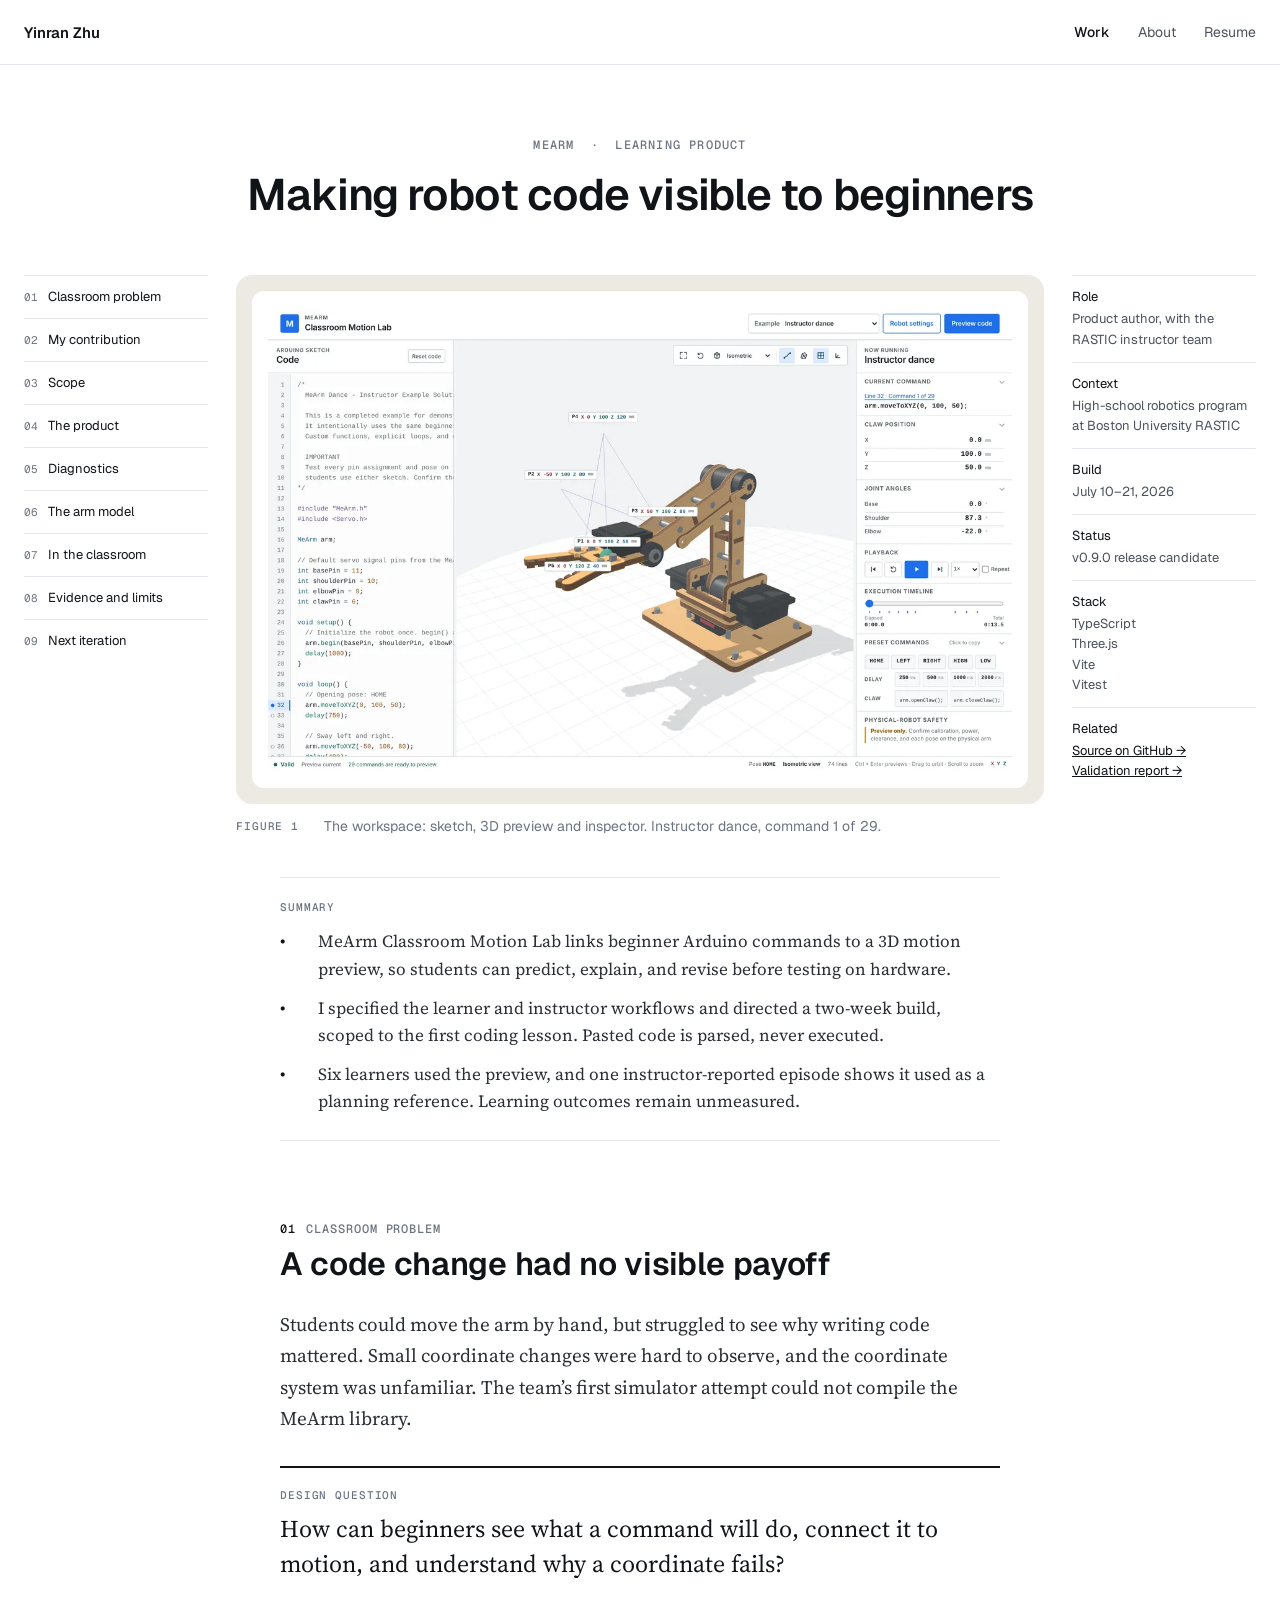
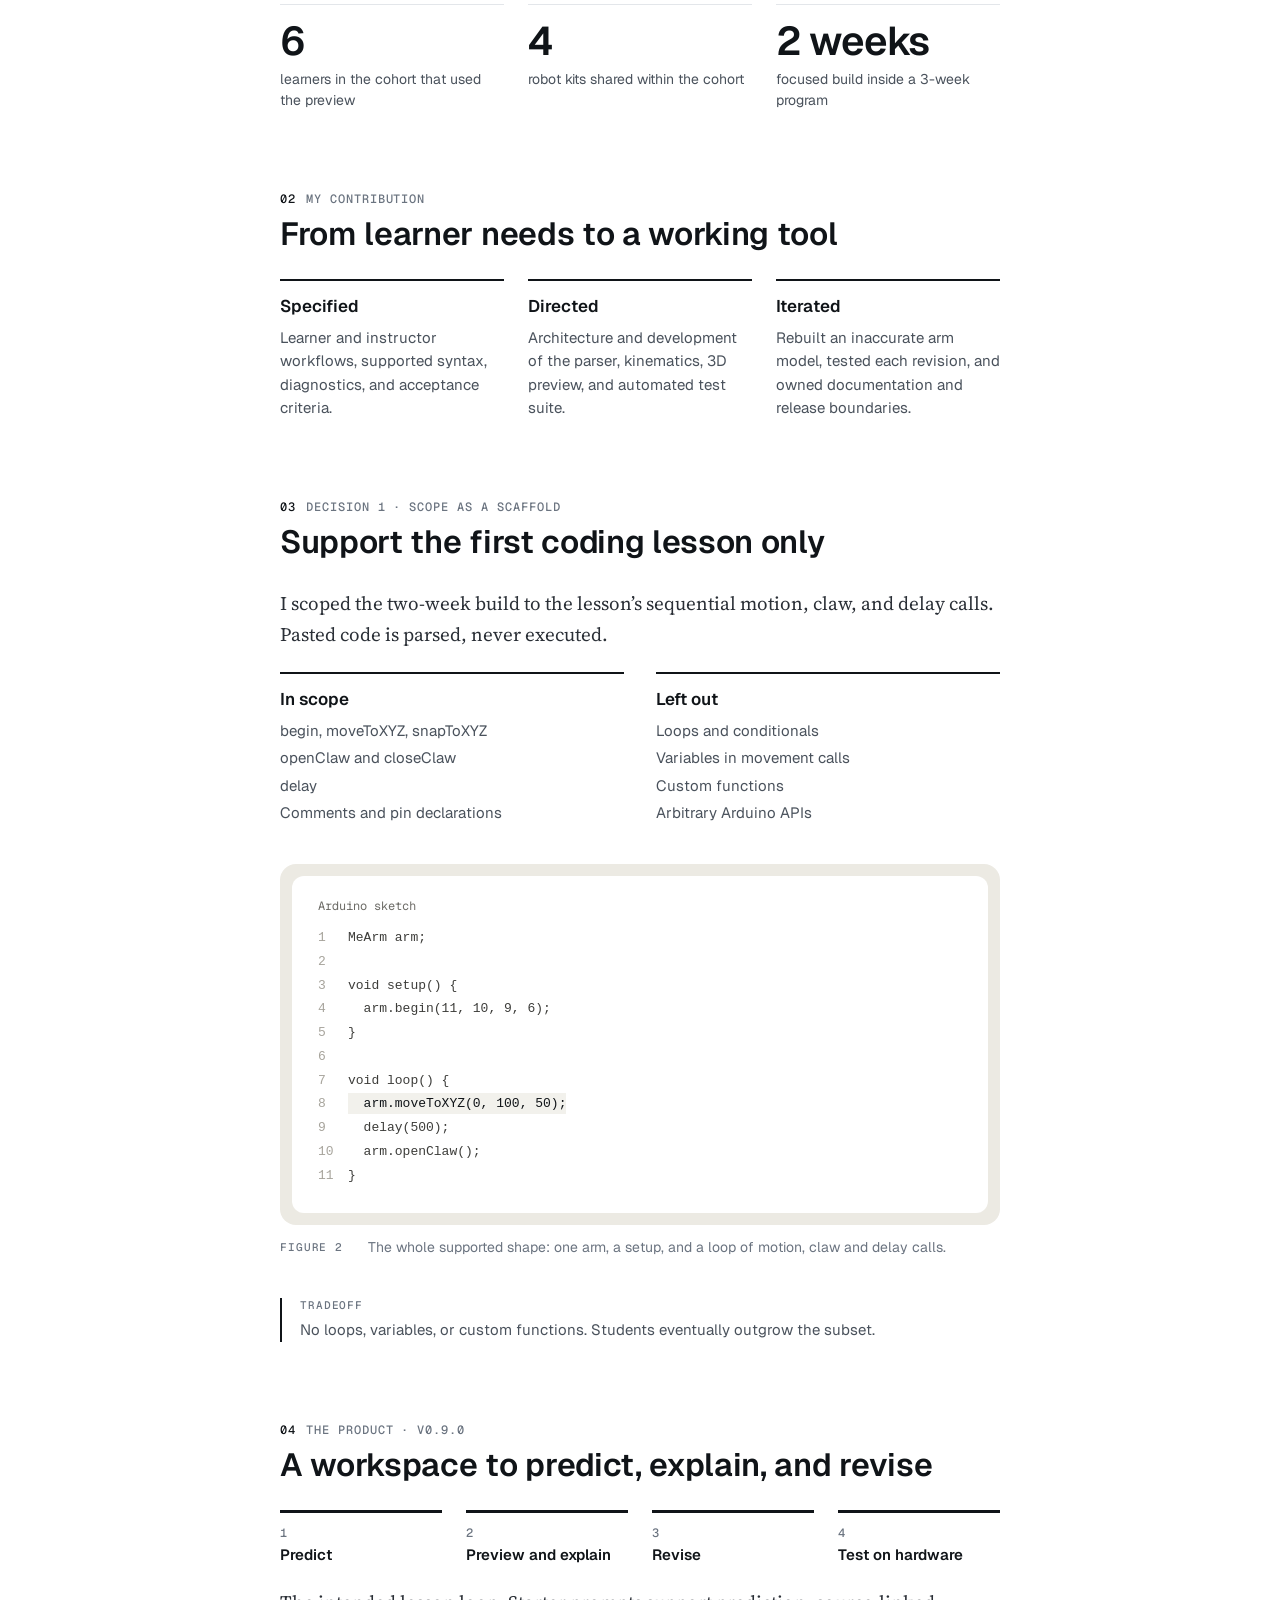
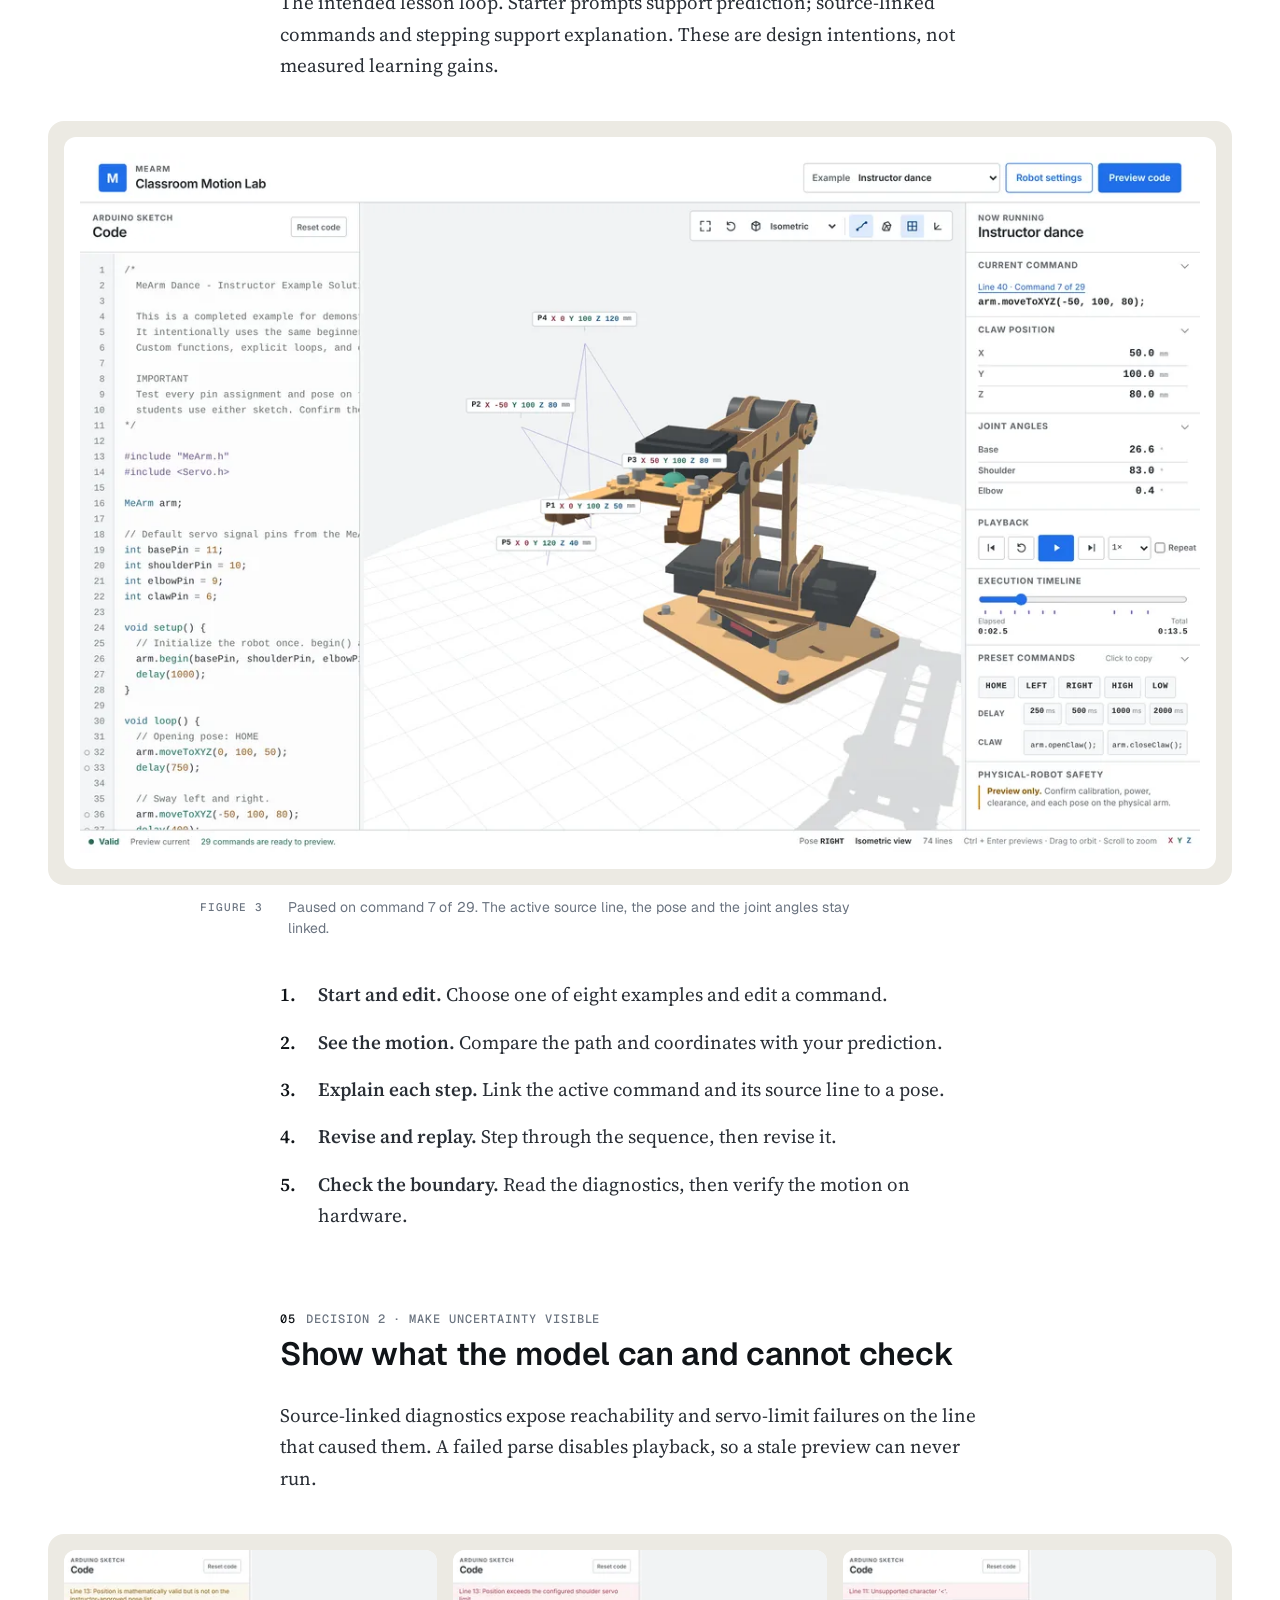
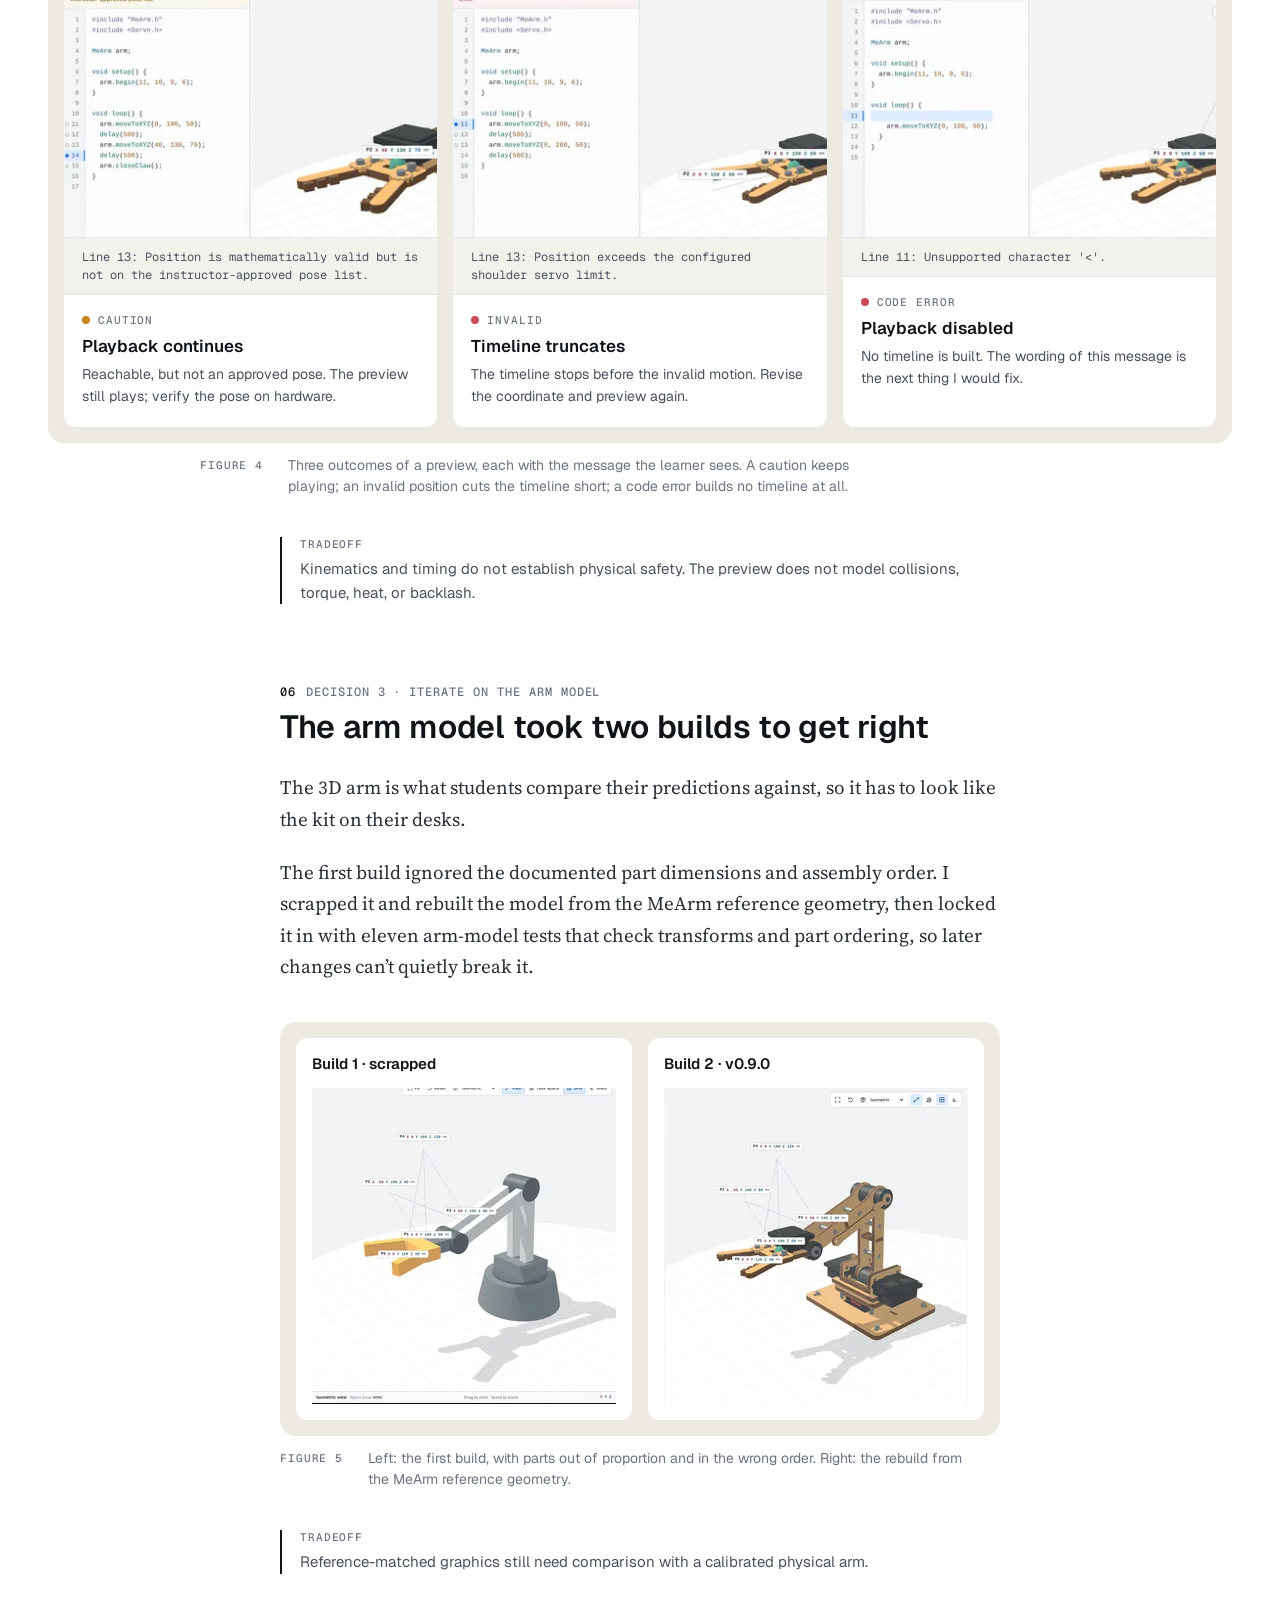
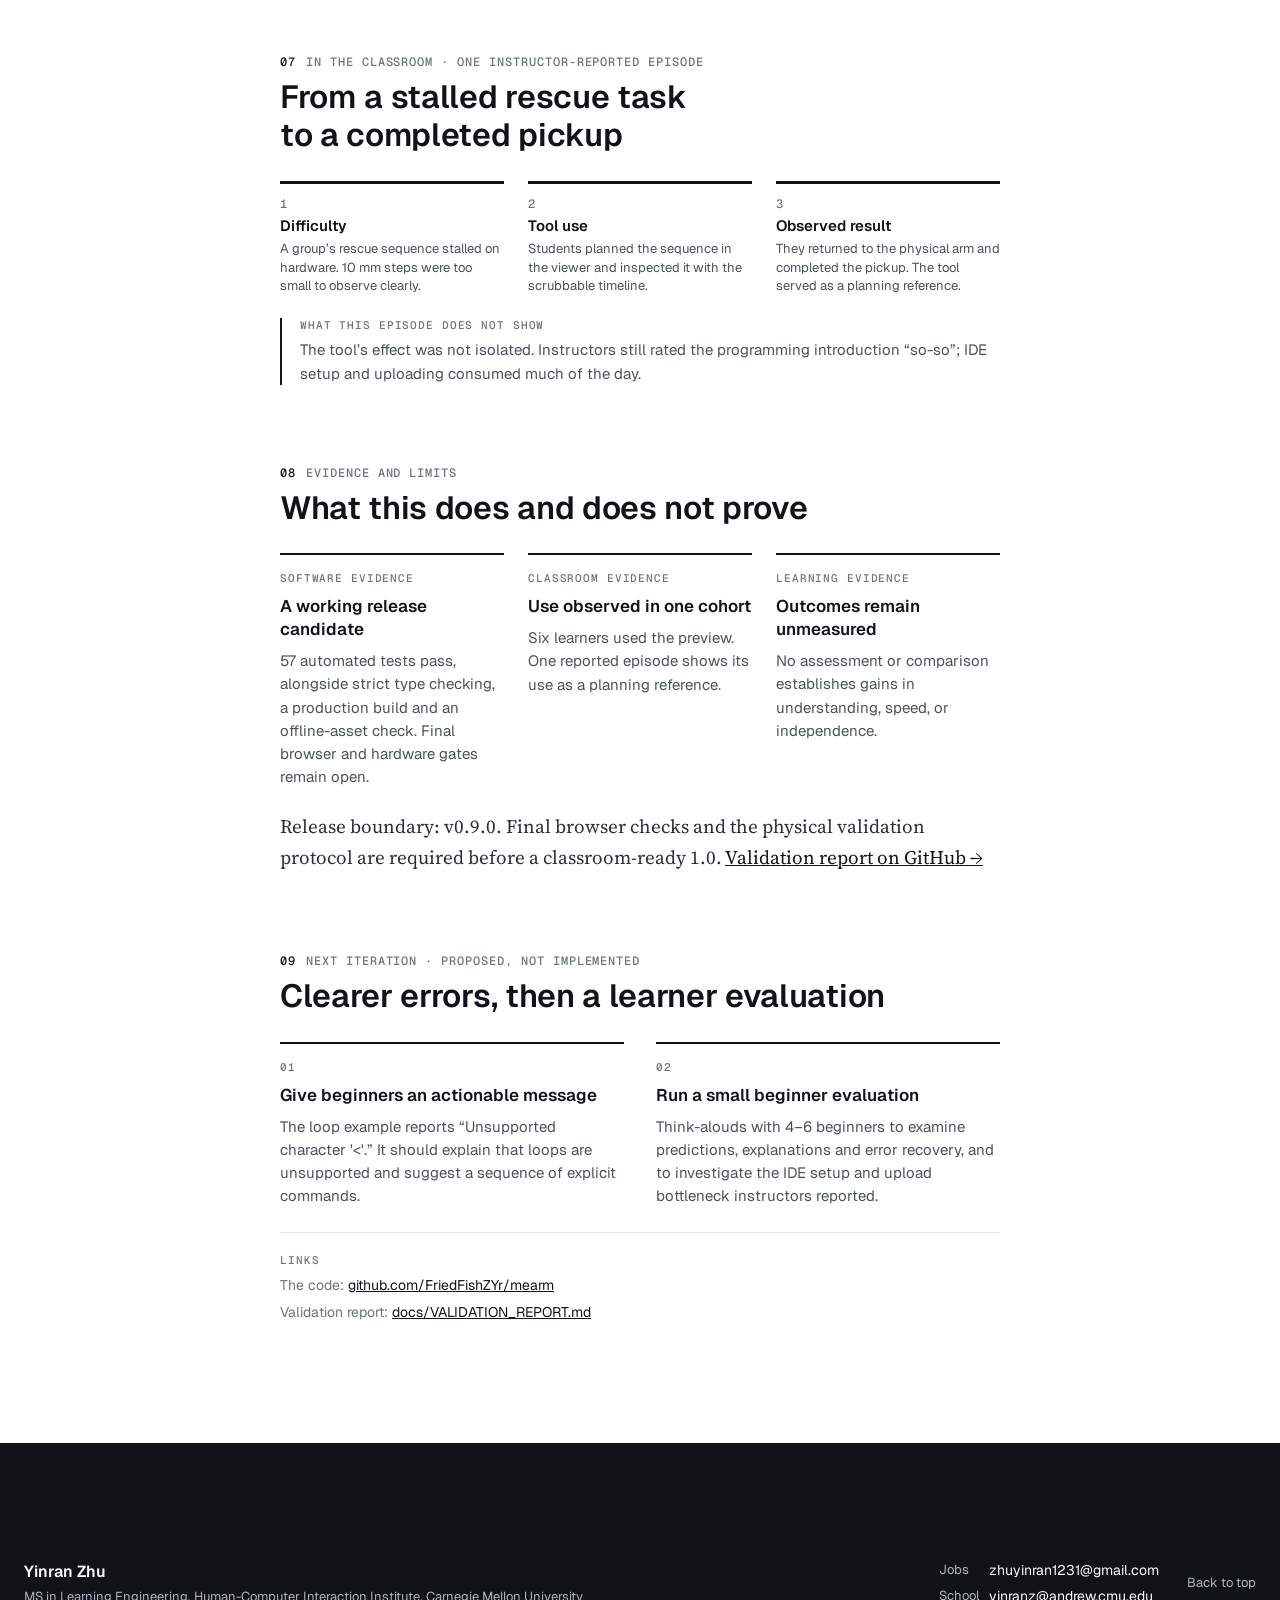
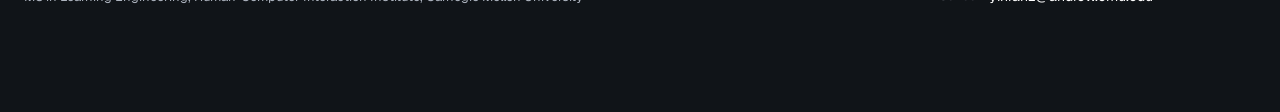
<file: work/mearm/index.html>
<!doctype html>
<html lang="en">
<head>
  <meta charset="utf-8">
  <meta name="viewport" content="width=device-width, initial-scale=1">
  <title>MeArm Classroom Motion Lab case study — Yinran Zhu</title>
  <meta name="description" content="MeArm Classroom Motion Lab links beginner Arduino commands to a 3D motion preview, so students can predict, explain, and revise before testing on hardware.">
  <link rel="canonical" href="https://friedfishzyr.github.io/work/mearm/">

  <meta property="og:type" content="article">
  <meta property="og:site_name" content="Yinran Zhu">
  <meta property="og:title" content="Making robot code visible to beginners — MeArm case study">
  <meta property="og:description" content="MeArm Classroom Motion Lab links beginner Arduino commands to a 3D motion preview, so students can predict, explain, and revise before testing on hardware.">
  <meta property="og:url" content="https://friedfishzyr.github.io/work/mearm/">
  <meta property="og:image" content="https://friedfishzyr.github.io/assets/og/mearm.png">
  <meta property="og:image:width" content="1200">
  <meta property="og:image:height" content="630">
  <meta property="og:image:alt" content="The MeArm Classroom Motion Lab workspace: an Arduino sketch, a 3D preview of the robot arm, and an inspector.">
  <meta name="twitter:card" content="summary_large_image">

  <link rel="icon" href="/favicon.svg" type="image/svg+xml">
  <link rel="icon" href="/favicon-32.png" sizes="32x32" type="image/png">
  <link rel="apple-touch-icon" href="/apple-touch-icon.png">

  <link rel="preconnect" href="https://fonts.googleapis.com">
  <link rel="preconnect" href="https://fonts.gstatic.com" crossorigin>
  <link rel="stylesheet" href="https://fonts.googleapis.com/css2?family=Geist:wght@400;500;600&family=Geist+Mono:wght@400;500&family=Source+Serif+4:opsz,wght@8..60,400;8..60,600&display=swap">
  <link rel="stylesheet" href="/css/base.css">
  <link rel="stylesheet" href="/css/article.css">
  <link rel="stylesheet" href="/css/case-study.css">
  <link rel="stylesheet" href="/css/mearm.css">
  <script src="/js/article.js" defer></script>
</head>
<body id="top">
  <a class="skip-link" href="#main">Skip to content</a>

  <header class="topbar">
    <div class="wrap topbar__bar">
      <a class="topbar__name" href="/">Yinran Zhu</a>
      <nav aria-label="Main">
        <ul class="topbar__links" role="list">
          <li><a class="is-current" href="/#work">Work</a></li>
          <li><a href="/#about">About</a></li>
          <li><a href="https://drive.google.com/file/d/1O2rjS-egwkg7gE3feCINcdZuq4Jirjwb/view?usp=sharing">Resume</a></li>
        </ul>
      </nav>
    </div>
  </header>

  <main id="main" class="article">

    <!-- ===== Lead row: the title, then contents rail, Figure 1, metadata rail ===== -->
    <div class="lead" id="lead">
      <header class="lead__head">
        <p class="eyebrow pre">MeArm  ·  Learning product</p>
        <h1 class="h1">Making robot code visible to beginners</h1>
      </header>

      <!-- Short labels here; each section keeps its full heading below. -->
      <nav class="toc" aria-label="Contents">
        <ol class="toc__list" role="list">
          <li><a href="#s01"><span class="toc__num">01</span><span class="toc__title">Classroom problem</span></a></li>
          <li><a href="#s02"><span class="toc__num">02</span><span class="toc__title">My contribution</span></a></li>
          <li><a href="#s03"><span class="toc__num">03</span><span class="toc__title">Scope</span></a></li>
          <li><a href="#s04"><span class="toc__num">04</span><span class="toc__title">The product</span></a></li>
          <li><a href="#s05"><span class="toc__num">05</span><span class="toc__title">Diagnostics</span></a></li>
          <li><a href="#s06"><span class="toc__num">06</span><span class="toc__title">The arm model</span></a></li>
          <li><a href="#s07"><span class="toc__num">07</span><span class="toc__title">In the classroom</span></a></li>
          <li><a href="#s08"><span class="toc__num">08</span><span class="toc__title">Evidence and limits</span></a></li>
          <li><a href="#s09"><span class="toc__num">09</span><span class="toc__title">Next iteration</span></a></li>
        </ol>
      </nav>

      <!-- Narrow screens: the same contents list behind a disclosure.
           Only one of the two lists is displayed at any width. -->
      <details class="toc-mini">
        <summary>Contents</summary>
        <ol class="toc__list" role="list">
          <li><a href="#s01"><span class="toc__num">01</span><span class="toc__title">Classroom problem</span></a></li>
          <li><a href="#s02"><span class="toc__num">02</span><span class="toc__title">My contribution</span></a></li>
          <li><a href="#s03"><span class="toc__num">03</span><span class="toc__title">Scope</span></a></li>
          <li><a href="#s04"><span class="toc__num">04</span><span class="toc__title">The product</span></a></li>
          <li><a href="#s05"><span class="toc__num">05</span><span class="toc__title">Diagnostics</span></a></li>
          <li><a href="#s06"><span class="toc__num">06</span><span class="toc__title">The arm model</span></a></li>
          <li><a href="#s07"><span class="toc__num">07</span><span class="toc__title">In the classroom</span></a></li>
          <li><a href="#s08"><span class="toc__num">08</span><span class="toc__title">Evidence and limits</span></a></li>
          <li><a href="#s09"><span class="toc__num">09</span><span class="toc__title">Next iteration</span></a></li>
        </ol>
      </details>

      <figure class="fig lead__fig" id="fig1">
        <div class="mat">
          <div class="card plate">
            <img src="/assets/mearm/mearm-01-workspace-1200.webp"
                 srcset="/assets/mearm/mearm-01-workspace-1200.webp 1200w, /assets/mearm/mearm-01-workspace-2400.webp 2400w"
                 sizes="(max-width: 960px) calc(100vw - 80px), 816px"
                 width="1200" height="750" fetchpriority="high"
                 alt="MeArm Classroom Motion Lab workspace: an Arduino sketch on the left, a 3D preview of the robot arm in the middle, and an inspector with coordinates on the right.">
          </div>
        </div>
        <figcaption class="caption">
          <span class="caption__label">Figure 1</span>
          <span class="caption__text">The workspace: sketch, 3D preview and inspector. Instructor dance, command 1 of 29.</span>
        </figcaption>
      </figure>

      <dl class="meta">
        <div class="meta__item"><dt>Role</dt><dd>Product author, with the RASTIC instructor team</dd></div>
        <div class="meta__item"><dt>Context</dt><dd>High-school robotics program at Boston University RASTIC</dd></div>
        <div class="meta__item"><dt>Build</dt><dd>July 10–21, 2026</dd></div>
        <div class="meta__item"><dt>Status</dt><dd>v0.9.0 release candidate</dd></div>
        <div class="meta__item meta__item--topics"><dt>Stack</dt><dd><span>TypeScript</span> <span>Three.js</span> <span>Vite</span> <span>Vitest</span></dd></div>
        <div class="meta__item meta__item--topics"><dt>Related</dt><dd><span><a href="https://github.com/FriedFishZYr/mearm">Source on GitHub →</a></span> <span><a href="https://github.com/FriedFishZYr/mearm/blob/main/docs/VALIDATION_REPORT.md">Validation report →</a></span></dd></div>
      </dl>

      <section class="summary" aria-labelledby="summary-label">
        <h2 class="small-label" id="summary-label">Summary</h2>
        <ul class="bullets bullets--summary" role="list">
          <li>MeArm Classroom Motion Lab links beginner Arduino commands to a 3D motion preview, so students can predict, explain, and revise before testing on hardware.</li>
          <li>I specified the learner and instructor workflows and directed a two-week build, scoped to the first coding lesson. Pasted code is parsed, never executed.</li>
          <li>Six learners used the preview, and one instructor-reported episode shows it used as a planning reference. Learning outcomes remain unmeasured.</li>
        </ul>
      </section>
    </div>

    <!-- ===== 01 Problem ===== -->
    <section class="sec" id="s01" aria-labelledby="s01-title">
      <p class="kicker"><span class="kicker__num">01</span>Classroom problem</p>
      <h2 class="h2" id="s01-title">A code change had no visible payoff</h2>
      <p>Students could move the arm by hand, but struggled to see why writing code mattered. Small coordinate changes were hard to observe, and the coordinate system was unfamiliar. The team’s first simulator attempt could not compile the MeArm library.</p>

      <div class="callout">
        <p class="small-label">Design question</p>
        <p class="callout__text">How can beginners see what a command will do, connect it to motion, and understand why a coordinate fails?</p>
      </div>

      <ul class="stats stats--3" role="list">
        <li class="stat"><p class="stat__num">6</p><p class="stat__text">learners in the cohort that used the preview</p></li>
        <li class="stat"><p class="stat__num">4</p><p class="stat__text">robot kits shared within the cohort</p></li>
        <li class="stat"><p class="stat__num">2 weeks</p><p class="stat__text">focused build inside a 3-week program</p></li>
      </ul>
    </section>

    <!-- ===== 02 My role ===== -->
    <section class="sec" id="s02" aria-labelledby="s02-title">
      <p class="kicker"><span class="kicker__num">02</span>My contribution</p>
      <h2 class="h2" id="s02-title">From learner needs to a working tool</h2>

      <ul class="topics" role="list">
        <li class="topic"><h3 class="topic__title">Specified</h3><p>Learner and instructor workflows, supported syntax, diagnostics, and acceptance criteria.</p></li>
        <li class="topic"><h3 class="topic__title">Directed</h3><p>Architecture and development of the parser, kinematics, 3D preview, and automated test suite.</p></li>
        <li class="topic"><h3 class="topic__title">Iterated</h3><p>Rebuilt an inaccurate arm model, tested each revision, and owned documentation and release boundaries.</p></li>
      </ul>
    </section>

    <!-- ===== 03 Scope decision ===== -->
    <section class="sec" id="s03" aria-labelledby="s03-title">
      <p class="kicker"><span class="kicker__num">03</span>Decision 1 · Scope as a scaffold</p>
      <h2 class="h2" id="s03-title">Support the first coding lesson only</h2>
      <p>I scoped the two-week build to the lesson’s sequential motion, claw, and delay calls. Pasted code is parsed, never executed.</p>

      <div class="topics topics--2">
        <div class="topic">
          <h3 class="topic__title">In scope</h3>
          <ul class="topic__list" role="list">
            <li>begin, moveToXYZ, snapToXYZ</li>
            <li>openClaw and closeClaw</li>
            <li>delay</li>
            <li>Comments and pin declarations</li>
          </ul>
        </div>
        <div class="topic">
          <h3 class="topic__title">Left out</h3>
          <ul class="topic__list" role="list">
            <li>Loops and conditionals</li>
            <li>Variables in movement calls</li>
            <li>Custom functions</li>
            <li>Arbitrary Arduino APIs</li>
          </ul>
        </div>
      </div>

      <figure class="fig" id="fig2">
        <div class="mat mat--tight">
          <div class="card sketch scroll-x" tabindex="0" role="region" aria-label="Arduino sketch, scrolls sideways on small screens">
            <p class="sketch__file">Arduino sketch</p>
<pre><code><span class="ln">1</span>MeArm arm;
<span class="ln">2</span>
<span class="ln">3</span>void setup() {
<span class="ln">4</span>  arm.begin(11, 10, 9, 6);
<span class="ln">5</span>}
<span class="ln">6</span>
<span class="ln">7</span>void loop() {
<span class="ln">8</span><span class="hl">  arm.moveToXYZ(0, 100, 50);</span>
<span class="ln">9</span>  delay(500);
<span class="ln">10</span>  arm.openClaw();
<span class="ln">11</span>}</code></pre>
          </div>
        </div>
        <figcaption class="caption">
          <span class="caption__label">Figure 2</span>
          <span class="caption__text">The whole supported shape: one arm, a setup, and a loop of motion, claw and delay calls.</span>
        </figcaption>
      </figure>

      <div class="aside">
        <p class="small-label">Tradeoff</p>
        <p>No loops, variables, or custom functions. Students eventually outgrow the subset.</p>
      </div>
    </section>

    <!-- ===== 04 The workspace ===== -->
    <section class="sec" id="s04" aria-labelledby="s04-title">
      <p class="kicker"><span class="kicker__num">04</span>The product · v0.9.0</p>
      <h2 class="h2" id="s04-title">A workspace to predict, explain, and revise</h2>

      <ol class="steps" role="list">
        <li class="step"><p class="step__num">1</p><p class="step__title">Predict</p></li>
        <li class="step"><p class="step__num">2</p><p class="step__title">Preview and explain</p></li>
        <li class="step"><p class="step__num">3</p><p class="step__title">Revise</p></li>
        <li class="step"><p class="step__num">4</p><p class="step__title">Test on hardware</p></li>
      </ol>
      <p>The intended lesson loop. Starter prompts support prediction; source-linked commands and stepping support explanation. These are design intentions, not measured learning gains.</p>

      <figure class="fig fig--full" id="fig3">
        <div class="mat">
          <div class="card plate">
            <img src="/assets/mearm/mearm-02-step-through-1200.webp"
                 srcset="/assets/mearm/mearm-02-step-through-1200.webp 1200w, /assets/mearm/mearm-02-step-through-2400.webp 2400w"
                 sizes="(max-width: 1232px) calc(100vw - 112px), 1120px"
                 width="1200" height="750" loading="lazy" decoding="async"
                 alt="The workspace paused on command 7 of 29: the active line is highlighted in the sketch, the 3D arm shows the matching pose, and the inspector lists joint angles.">
          </div>
        </div>
        <figcaption class="caption">
          <span class="caption__label">Figure 3</span>
          <span class="caption__text">Paused on command 7 of 29. The active source line, the pose and the joint angles stay linked.</span>
        </figcaption>
      </figure>

      <ol class="numbered" role="list">
        <li><strong>Start and edit.</strong> Choose one of eight examples and edit a command.</li>
        <li><strong>See the motion.</strong> Compare the path and coordinates with your prediction.</li>
        <li><strong>Explain each step.</strong> Link the active command and its source line to a pose.</li>
        <li><strong>Revise and replay.</strong> Step through the sequence, then revise it.</li>
        <li><strong>Check the boundary.</strong> Read the diagnostics, then verify the motion on hardware.</li>
      </ol>
    </section>

    <!-- ===== 05 Diagnostics ===== -->
    <section class="sec" id="s05" aria-labelledby="s05-title">
      <p class="kicker"><span class="kicker__num">05</span>Decision 2 · Make uncertainty visible</p>
      <h2 class="h2" id="s05-title">Show what the model can and cannot check</h2>
      <p>Source-linked diagnostics expose reachability and servo-limit failures on the line that caused them. A failed parse disables playback, so a stale preview can never run.</p>

      <figure class="fig fig--full" id="fig4">
        <div class="mat">
        <ul class="states" role="list">
          <li class="card state">
            <img src="/assets/mearm/mearm-03-caution-381.webp"
                 srcset="/assets/mearm/mearm-03-caution-381.webp 381w, /assets/mearm/mearm-03-caution-762.webp 762w"
                 sizes="(max-width: 720px) calc(100vw - 72px), 373px"
                 width="381" height="293" loading="lazy" decoding="async"
                 alt="The 3D preview playing a pose that is reachable but not on the approved list.">
            <p class="state__banner">Line 13: Position is mathematically valid but is not on the instructor-approved pose list.</p>
            <div class="state__text">
              <p class="state__tag state__tag--caution">Caution</p>
              <h3 class="state__title">Playback continues</h3>
              <p>Reachable, but not an approved pose. The preview still plays; verify the pose on hardware.</p>
            </div>
          </li>
          <li class="card state">
            <img src="/assets/mearm/mearm-04-invalid-381.webp"
                 srcset="/assets/mearm/mearm-04-invalid-381.webp 381w, /assets/mearm/mearm-04-invalid-762.webp 762w"
                 sizes="(max-width: 720px) calc(100vw - 72px), 373px"
                 width="381" height="293" loading="lazy" decoding="async"
                 alt="The timeline stopped before a motion that exceeds the shoulder servo limit.">
            <p class="state__banner">Line 13: Position exceeds the configured shoulder servo limit.</p>
            <div class="state__text">
              <p class="state__tag state__tag--invalid">Invalid</p>
              <h3 class="state__title">Timeline truncates</h3>
              <p>The timeline stops before the invalid motion. Revise the coordinate and preview again.</p>
            </div>
          </li>
          <li class="card state">
            <img src="/assets/mearm/mearm-05-unsupported-381.webp"
                 srcset="/assets/mearm/mearm-05-unsupported-381.webp 381w, /assets/mearm/mearm-05-unsupported-762.webp 762w"
                 sizes="(max-width: 720px) calc(100vw - 72px), 373px"
                 width="381" height="293" loading="lazy" decoding="async"
                 alt="A sketch with a loop the parser does not support; playback controls are disabled.">
            <p class="state__banner">Line 11: Unsupported character '&lt;'.</p>
            <div class="state__text">
              <p class="state__tag state__tag--invalid">Code error</p>
              <h3 class="state__title">Playback disabled</h3>
              <p>No timeline is built. The wording of this message is the next thing I would fix.</p>
            </div>
          </li>
        </ul>
        </div>
        <figcaption class="caption">
          <span class="caption__label">Figure 4</span>
          <span class="caption__text">Three outcomes of a preview, each with the message the learner sees. A caution keeps playing; an invalid position cuts the timeline short; a code error builds no timeline at all.</span>
        </figcaption>
      </figure>

      <div class="aside">
        <p class="small-label">Tradeoff</p>
        <p>Kinematics and timing do not establish physical safety. The preview does not model collisions, torque, heat, or backlash.</p>
      </div>
    </section>

    <!-- ===== 06 Iterating on the arm model ===== -->
    <section class="sec" id="s06" aria-labelledby="s06-title">
      <p class="kicker"><span class="kicker__num">06</span>Decision 3 · Iterate on the arm model</p>
      <h2 class="h2" id="s06-title">The arm model took two builds to get right</h2>
      <p>The 3D arm is what students compare their predictions against, so it has to look like the kit on their desks.</p>
      <p>The first build ignored the documented part dimensions and assembly order. I scrapped it and rebuilt the model from the MeArm reference geometry, then locked it in with eleven arm-model tests that check transforms and part ordering, so later changes can’t quietly break it.</p>

      <figure class="fig" id="fig5">
        <div class="mat plates plates--keep">
          <div class="card plate">
            <p class="card__title">Build 1 · scrapped</p>
            <img src="/assets/mearm/mearm-initial-model-304.webp"
                 srcset="/assets/mearm/mearm-initial-model-304.webp 304w, /assets/mearm/mearm-initial-model-608.webp 608w"
                 sizes="(max-width: 720px) calc(50vw - 56px), 304px"
                 width="304" height="316" loading="lazy" decoding="async"
                 alt="The first build of the 3D arm model, with parts out of proportion and assembled in the wrong order.">
          </div>
          <div class="card plate">
            <p class="card__title">Build 2 · v0.9.0</p>
            <img src="/assets/mearm/mearm-06-arm-rebuilt-304.webp"
                 srcset="/assets/mearm/mearm-06-arm-rebuilt-304.webp 304w, /assets/mearm/mearm-06-arm-rebuilt-608.webp 608w"
                 sizes="(max-width: 720px) calc(50vw - 56px), 304px"
                 width="304" height="316" loading="lazy" decoding="async"
                 alt="The rebuilt 3D arm model matching the MeArm reference geometry.">
          </div>
        </div>
        <figcaption class="caption">
          <span class="caption__label">Figure 5</span>
          <span class="caption__text">Left: the first build, with parts out of proportion and in the wrong order. Right: the rebuild from the MeArm reference geometry.</span>
        </figcaption>
      </figure>

      <div class="aside">
        <p class="small-label">Tradeoff</p>
        <p>Reference-matched graphics still need comparison with a calibrated physical arm.</p>
      </div>
    </section>

    <!-- ===== 07 In the classroom ===== -->
    <section class="sec" id="s07" aria-labelledby="s07-title">
      <p class="kicker"><span class="kicker__num">07</span>In the classroom · one instructor-reported episode</p>
      <h2 class="h2" id="s07-title">From a stalled rescue task to a completed pickup</h2>

      <ol class="steps steps--3" role="list">
        <li class="step"><p class="step__num">1</p><p class="step__title">Difficulty</p><p class="step__text">A group’s rescue sequence stalled on hardware. 10 mm steps were too small to observe clearly.</p></li>
        <li class="step"><p class="step__num">2</p><p class="step__title">Tool use</p><p class="step__text">Students planned the sequence in the viewer and inspected it with the scrubbable timeline.</p></li>
        <li class="step"><p class="step__num">3</p><p class="step__title">Observed result</p><p class="step__text">They returned to the physical arm and completed the pickup. The tool served as a planning reference.</p></li>
      </ol>

      <div class="aside">
        <p class="small-label">What this episode does not show</p>
        <p>The tool’s effect was not isolated. Instructors still rated the programming introduction “so-so”; IDE setup and uploading consumed much of the day.</p>
      </div>
    </section>

    <!-- ===== 08 Evidence and limits ===== -->
    <section class="sec" id="s08" aria-labelledby="s08-title">
      <p class="kicker"><span class="kicker__num">08</span>Evidence and limits</p>
      <h2 class="h2" id="s08-title">What this does and does not prove</h2>

      <ul class="topics" role="list">
        <li class="topic"><p class="topic__label">Software evidence</p><h3 class="topic__title">A working release candidate</h3><p>57 automated tests pass, alongside strict type checking, a production build and an offline-asset check. Final browser and hardware gates remain open.</p></li>
        <li class="topic"><p class="topic__label">Classroom evidence</p><h3 class="topic__title">Use observed in one cohort</h3><p>Six learners used the preview. One reported episode shows its use as a planning reference.</p></li>
        <li class="topic"><p class="topic__label">Learning evidence</p><h3 class="topic__title">Outcomes remain unmeasured</h3><p>No assessment or comparison establishes gains in understanding, speed, or independence.</p></li>
      </ul>

      <p>Release boundary: v0.9.0. Final browser checks and the physical validation protocol are required before a classroom-ready 1.0. <a class="inline-link" href="https://github.com/FriedFishZYr/mearm/blob/main/docs/VALIDATION_REPORT.md">Validation report on GitHub →</a></p>
    </section>

    <!-- ===== 09 Next ===== -->
    <section class="sec" id="s09" aria-labelledby="s09-title">
      <p class="kicker"><span class="kicker__num">09</span>Next iteration · proposed, not implemented</p>
      <h2 class="h2" id="s09-title">Clearer errors, then a learner evaluation</h2>

      <ol class="topics topics--2" role="list">
        <li class="topic"><p class="topic__label">01</p><h3 class="topic__title">Give beginners an actionable message</h3><p>The loop example reports “Unsupported character '&lt;'.” It should explain that loops are unsupported and suggest a sequence of explicit commands.</p></li>
        <li class="topic"><p class="topic__label">02</p><h3 class="topic__title">Run a small beginner evaluation</h3><p>Think-alouds with 4–6 beginners to examine predictions, explanations and error recovery, and to investigate the IDE setup and upload bottleneck instructors reported.</p></li>
      </ol>
    </section>

    <!-- ===== Links ===== -->
    <aside class="sources" aria-labelledby="sources-label">
      <h2 class="small-label" id="sources-label">Links</h2>
      <ul role="list">
        <li>The code: <a class="inline-link" href="https://github.com/FriedFishZYr/mearm">github.com/FriedFishZYr/mearm</a></li>
        <li>Validation report: <a class="inline-link" href="https://github.com/FriedFishZYr/mearm/blob/main/docs/VALIDATION_REPORT.md">docs/VALIDATION_REPORT.md</a></li>
      </ul>
    </aside>
  </main>

  <footer class="footer">
    <div class="wrap footer__bar">
      <div class="footer__id">
        <p class="footer__name">Yinran Zhu</p>
        <p class="footer__sub">MS in Learning Engineering, Human-Computer Interaction Institute, Carnegie Mellon University</p>
      </div>
      <div class="footer__links">
        <div class="footer__emails">
          <p class="footer__email"><span class="footer__label">Jobs</span> <a href="mailto:zhuyinran1231@gmail.com">zhuyinran1231@gmail.com</a></p>
          <p class="footer__email"><span class="footer__label">School</span> <a href="mailto:yinranz@andrew.cmu.edu">yinranz@andrew.cmu.edu</a></p>
        </div>
        <a class="footer__top" href="#top">Back to top</a>
      </div>
    </div>
  </footer>
</body>
</html>
</file>
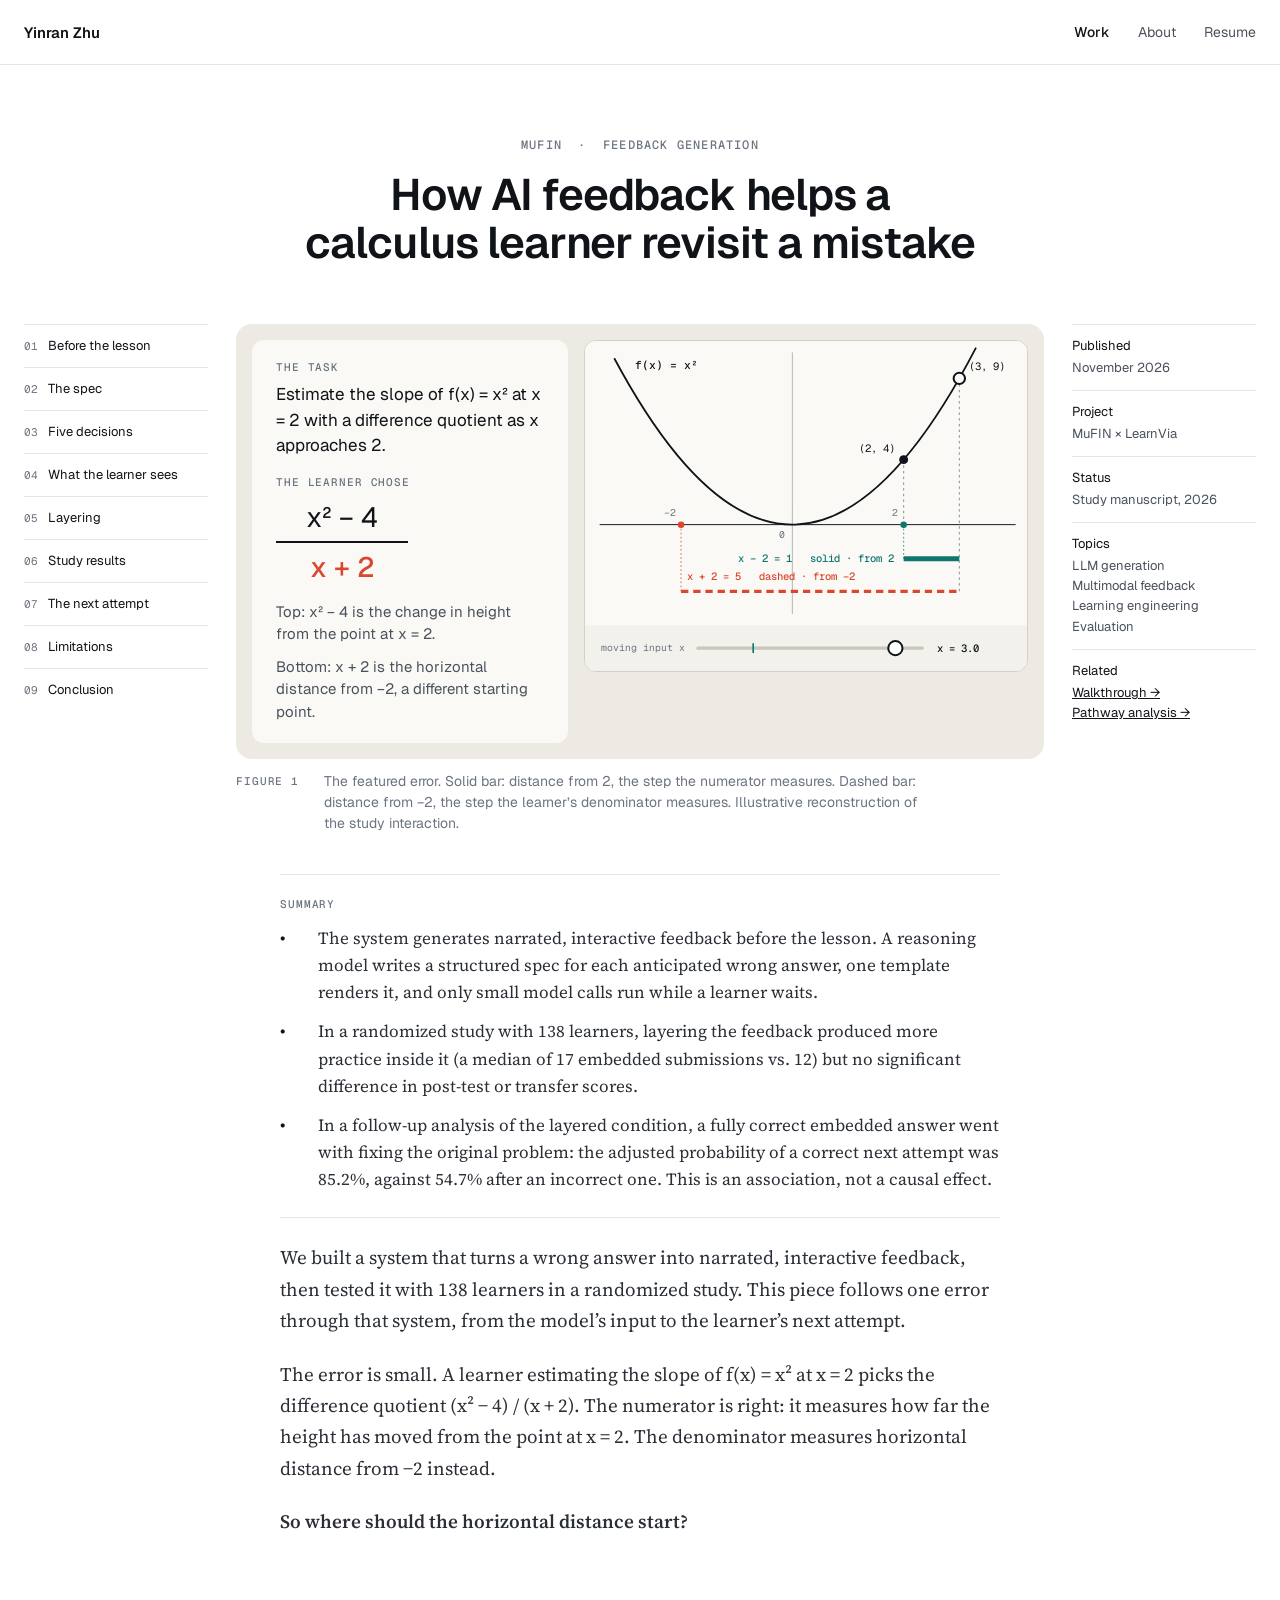
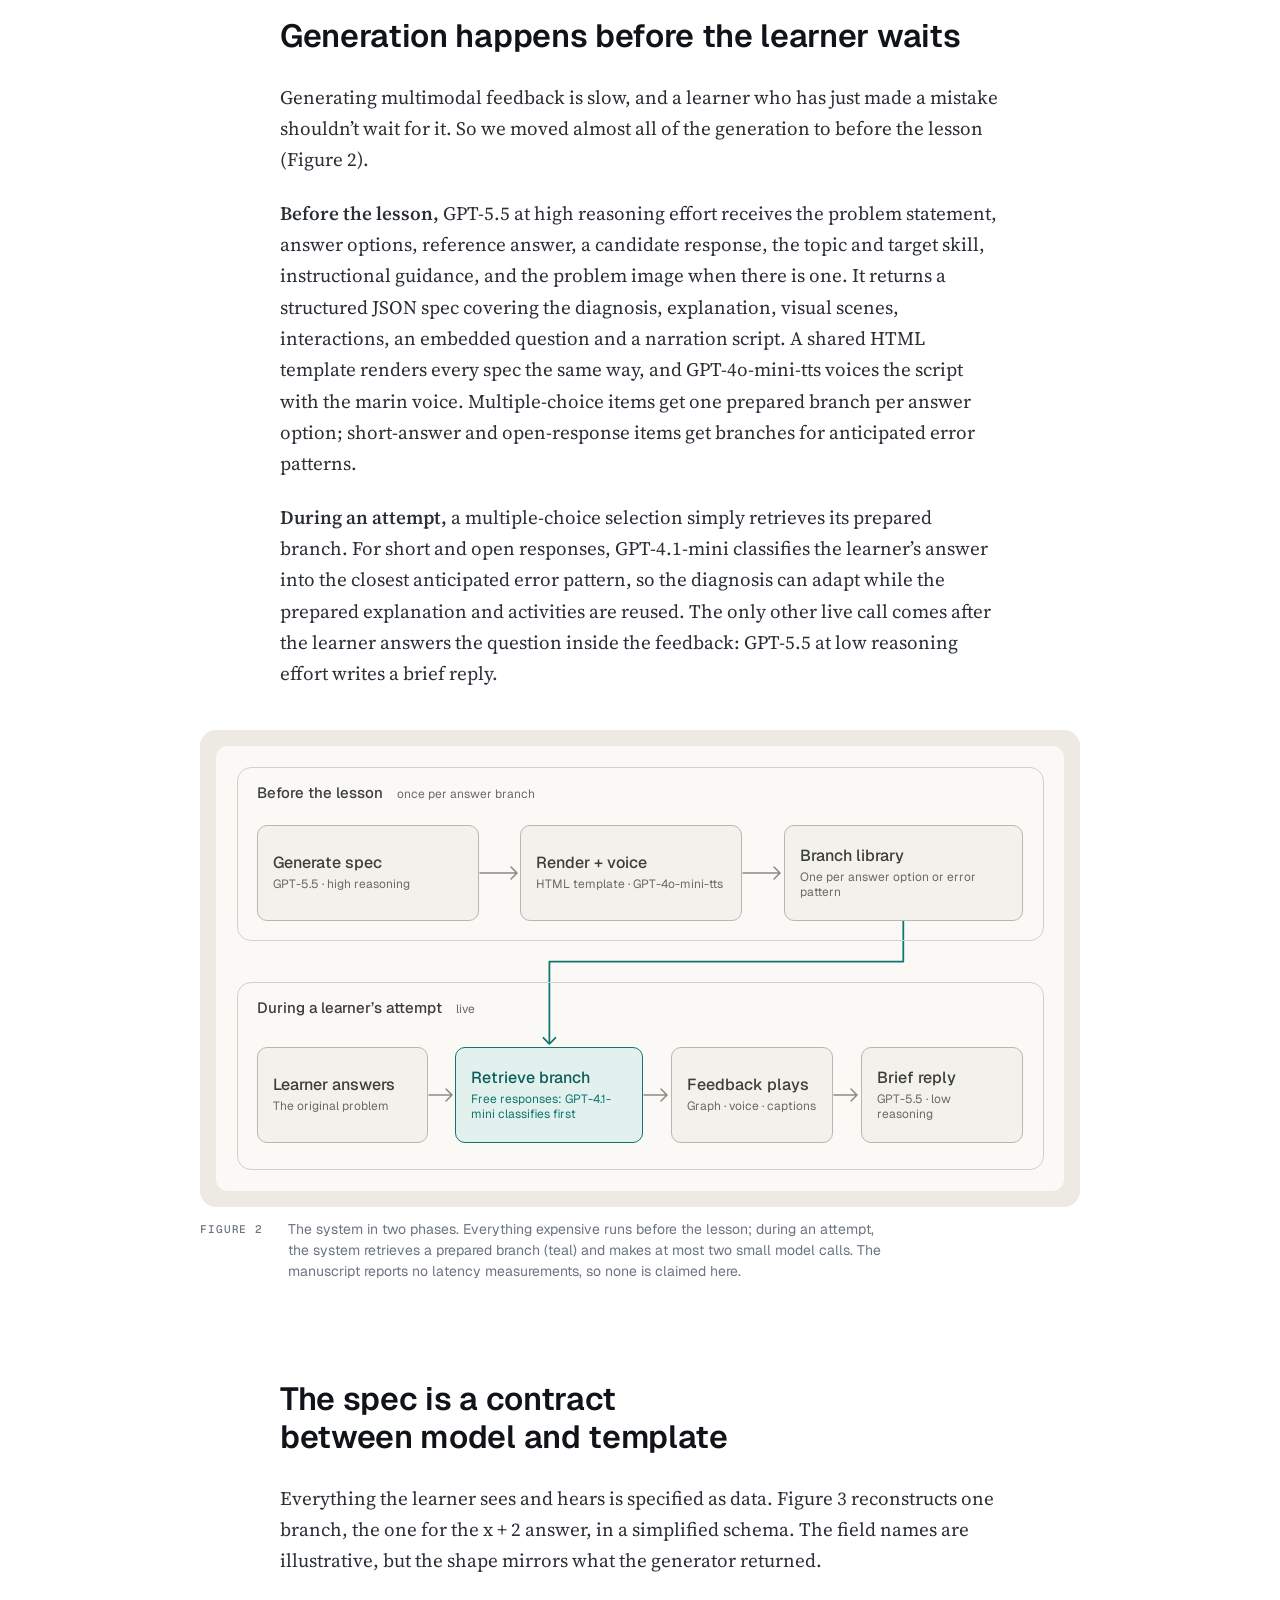
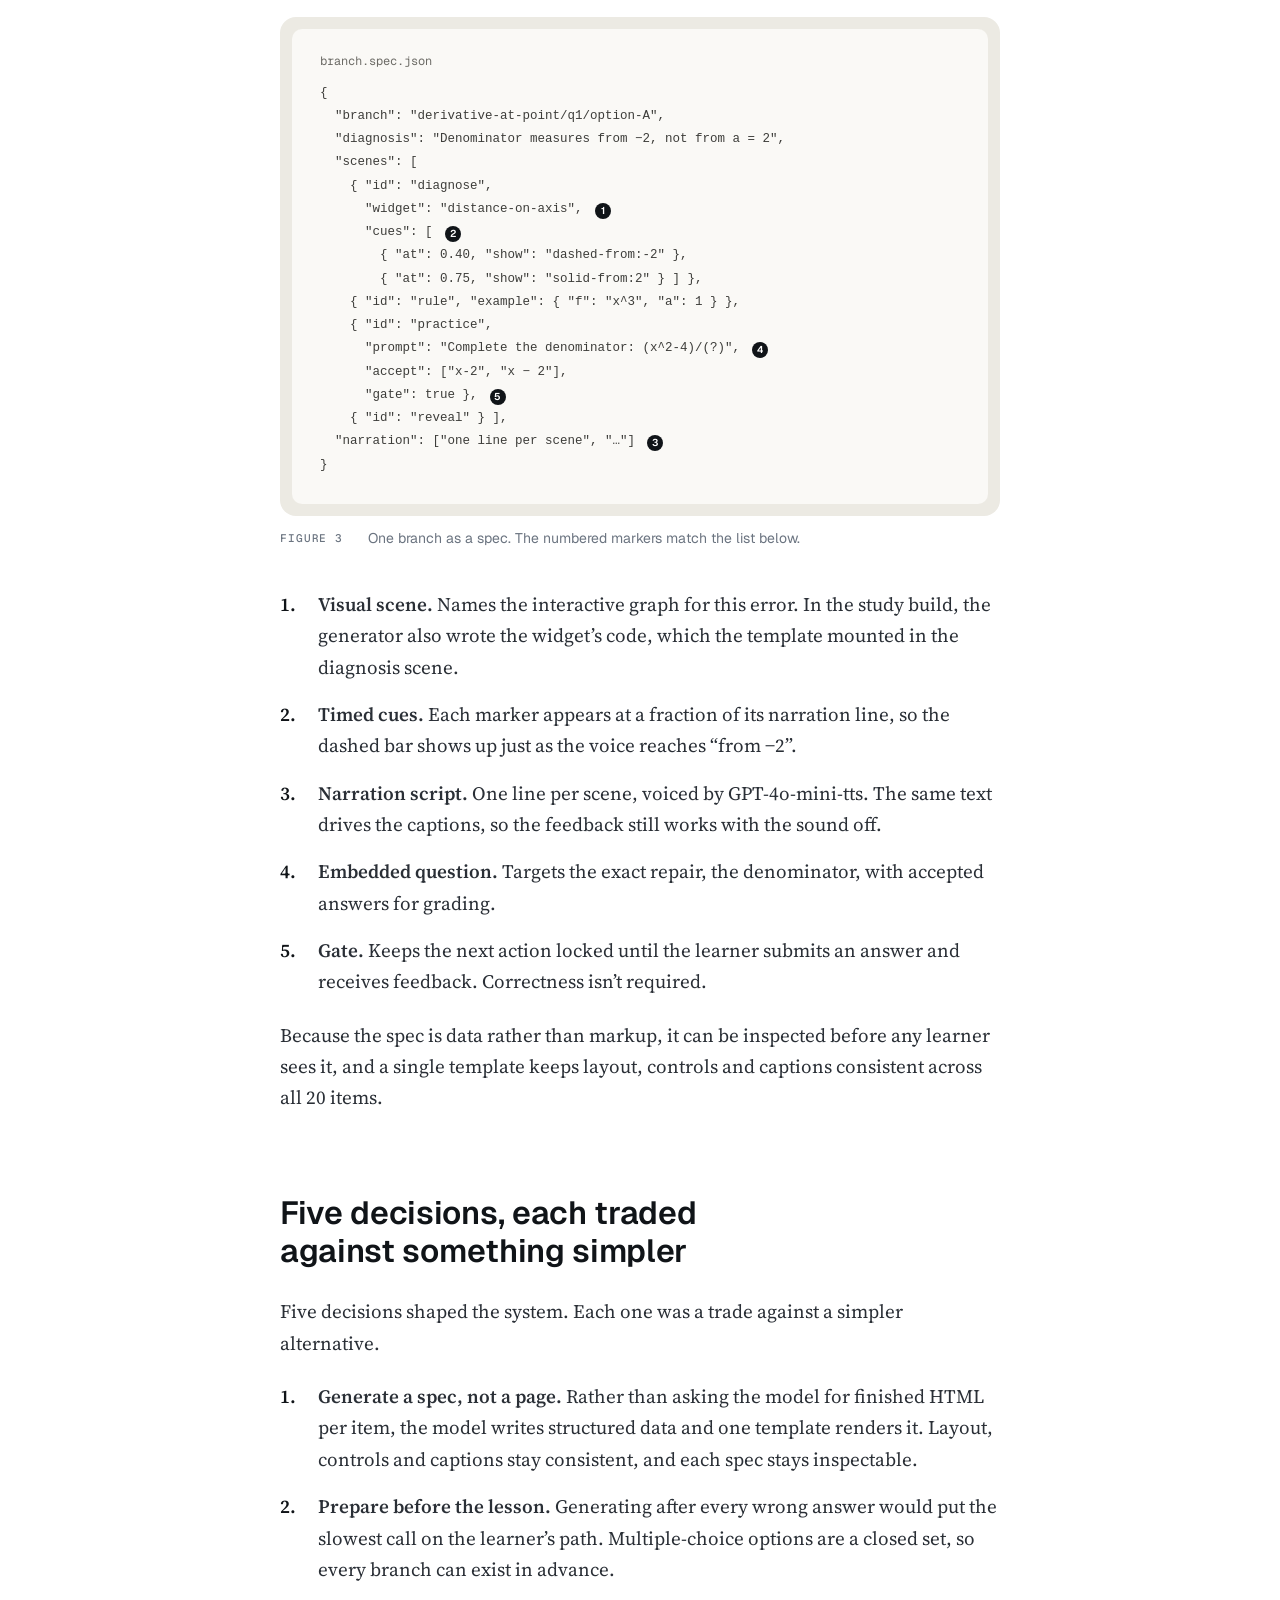
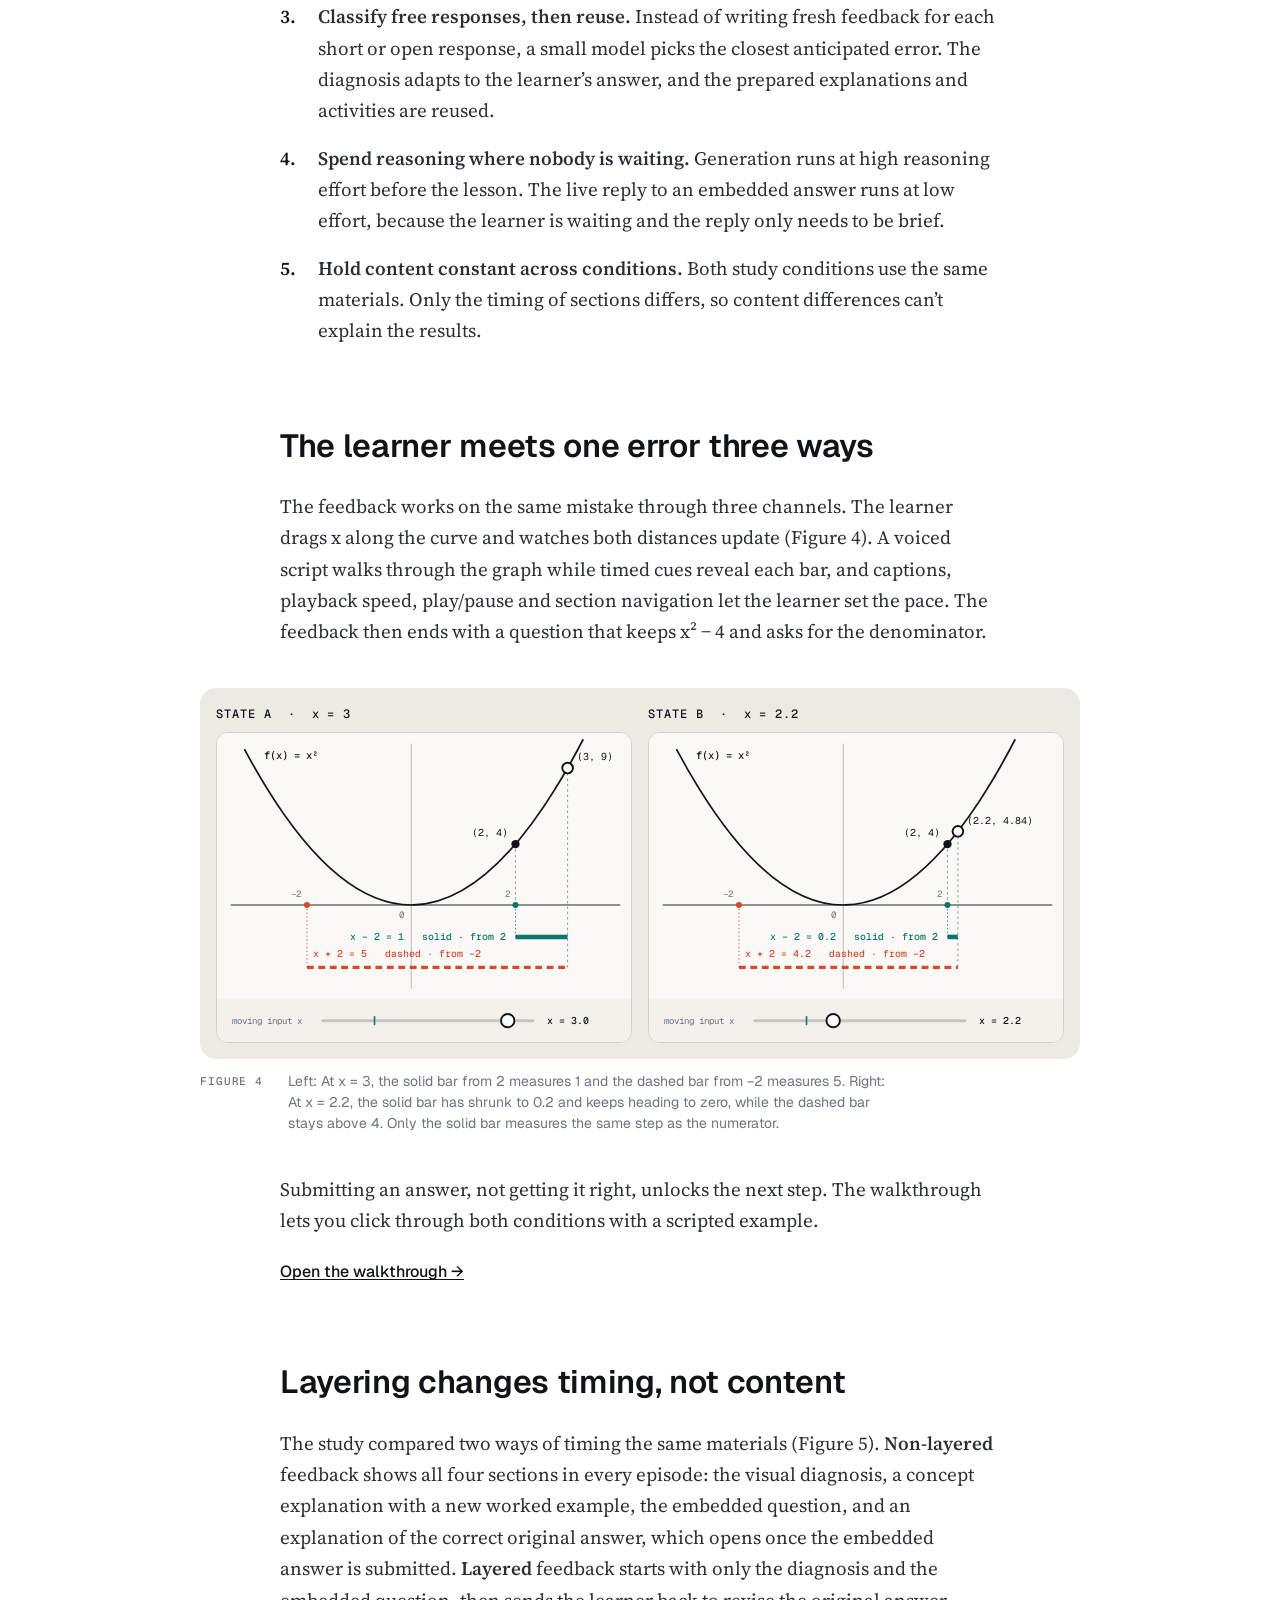
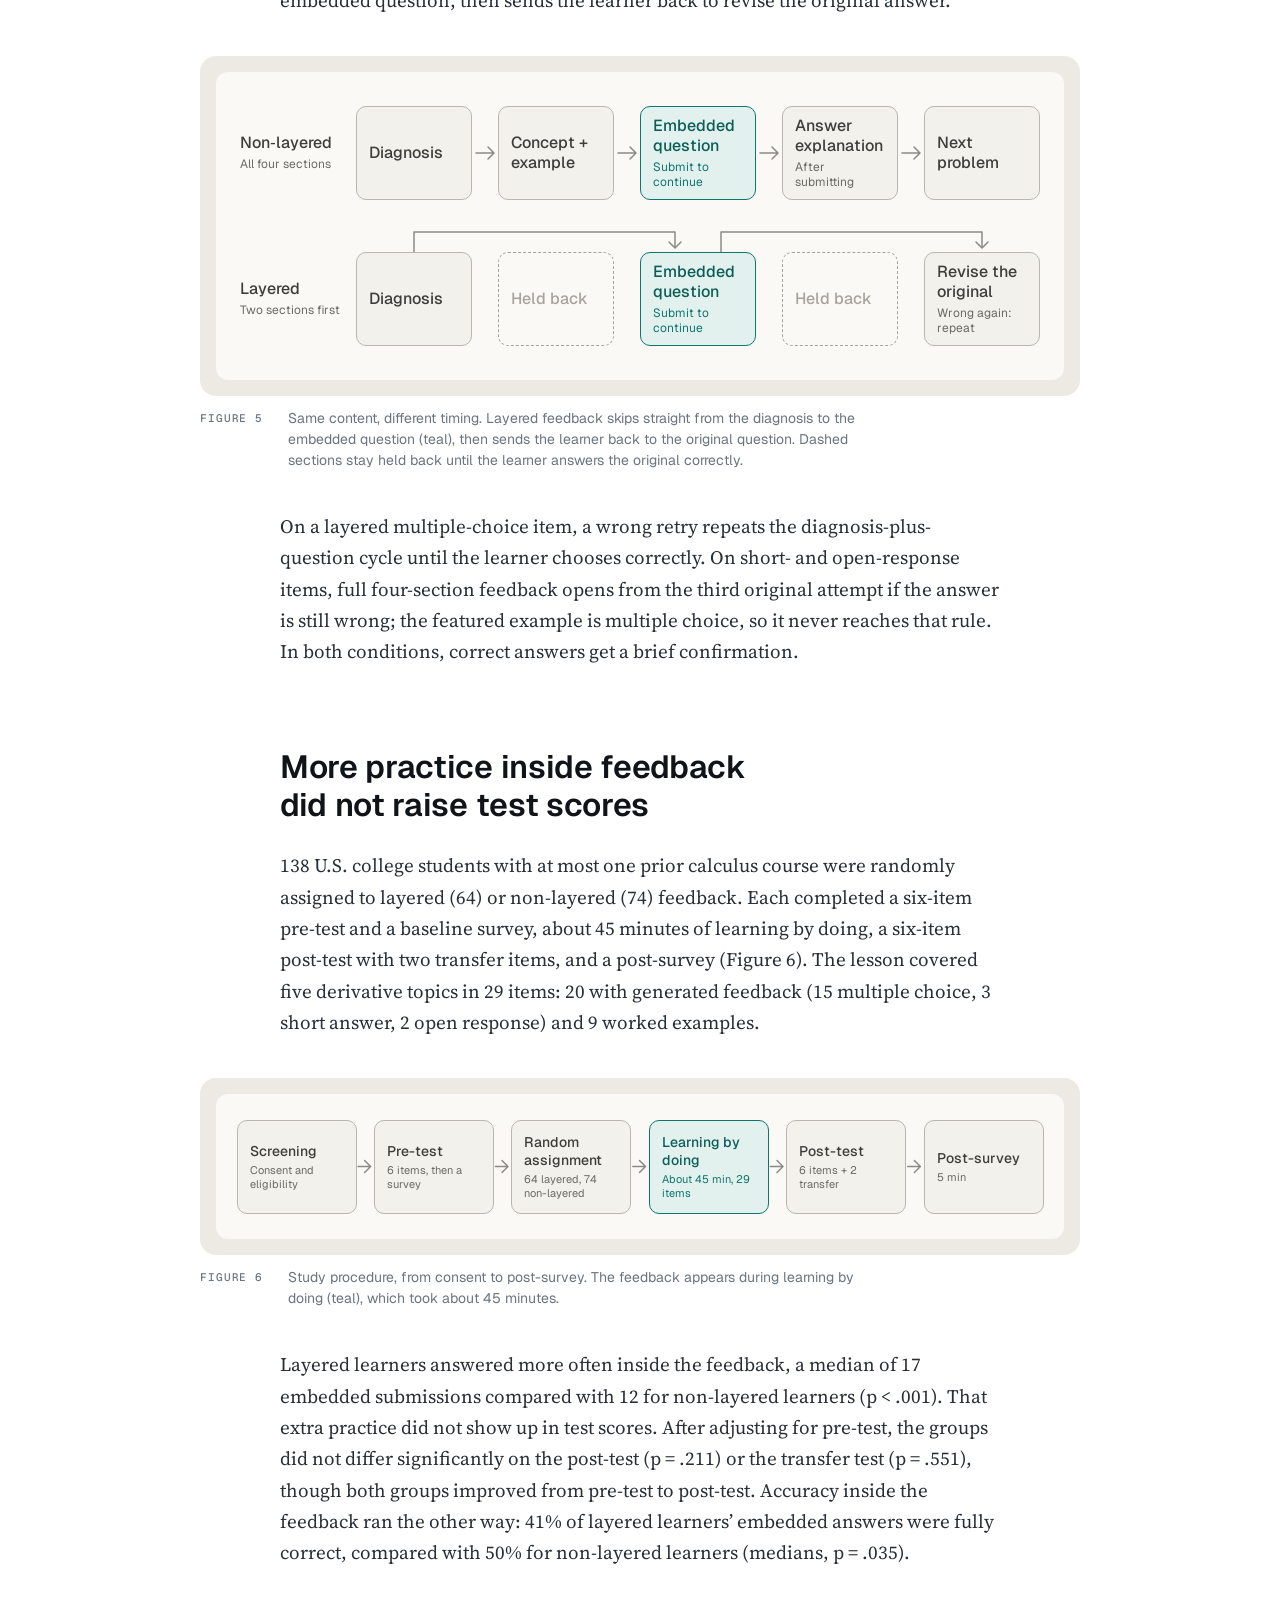
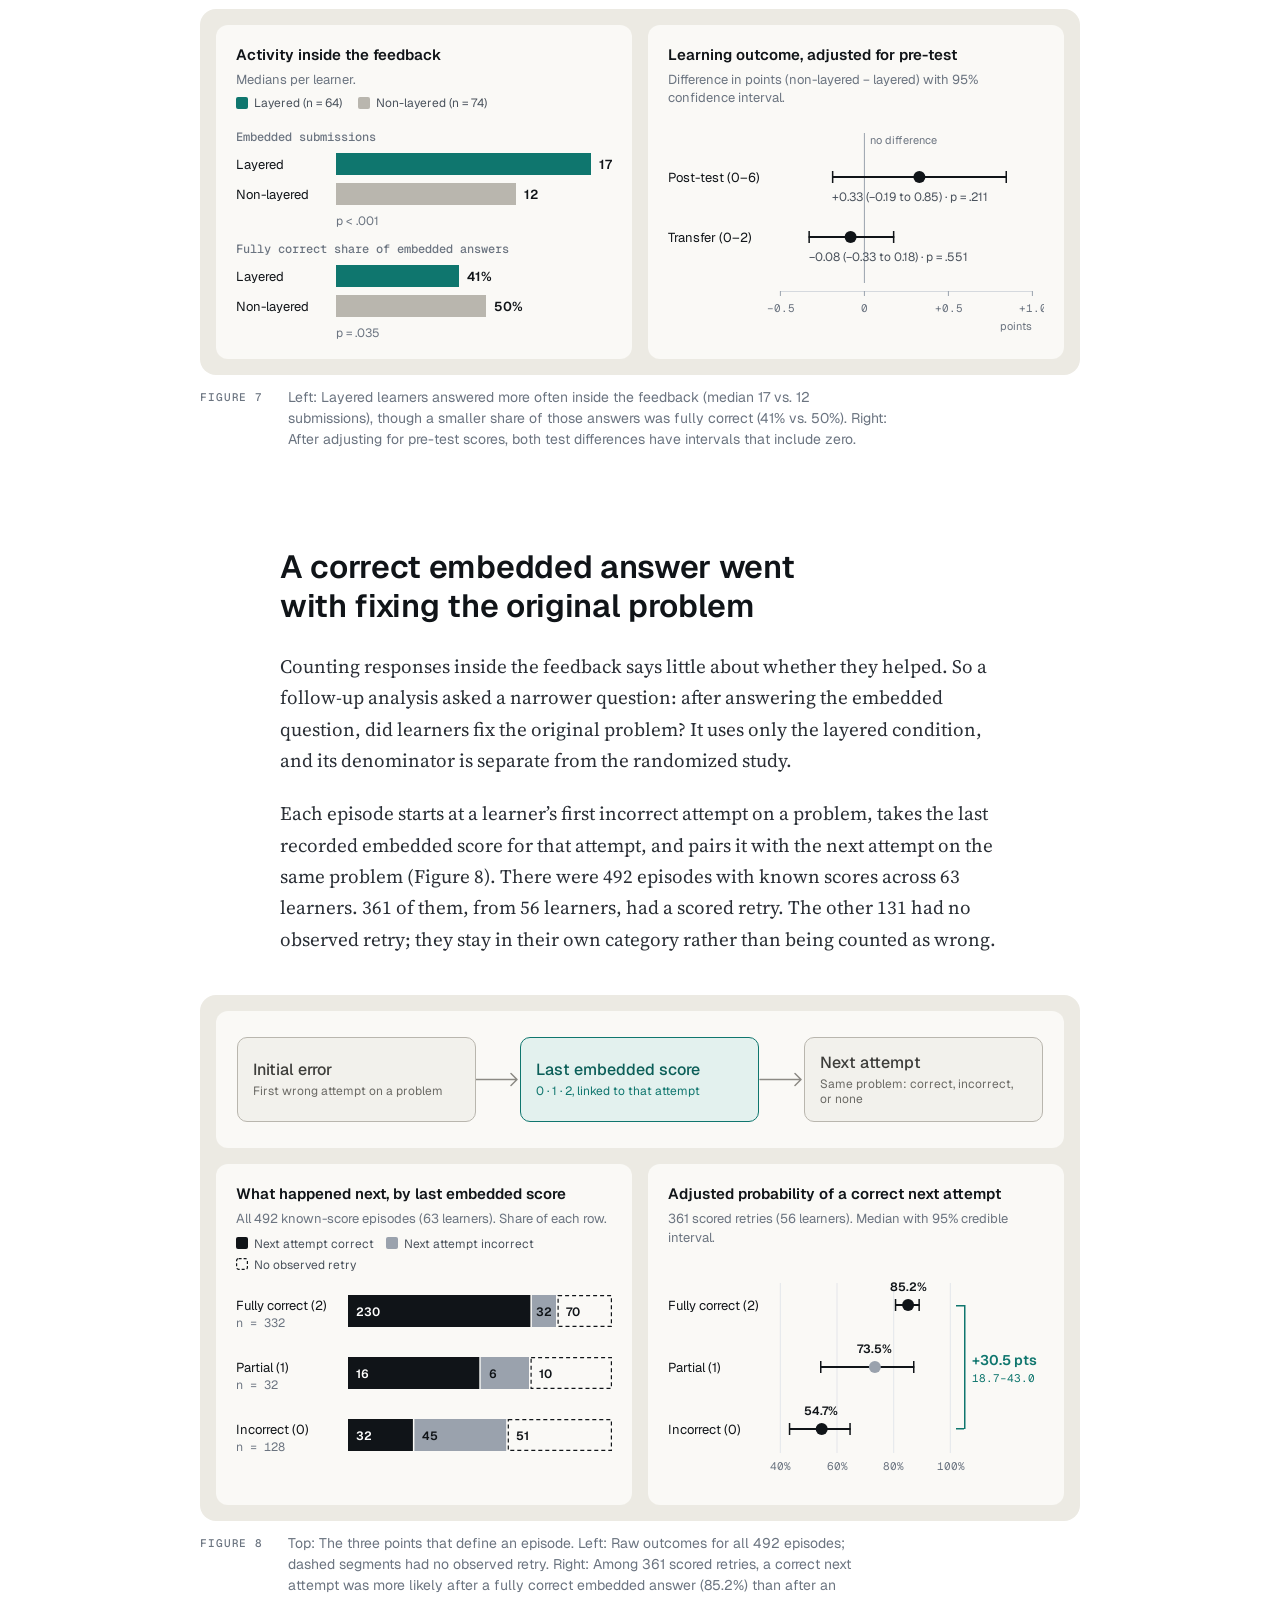
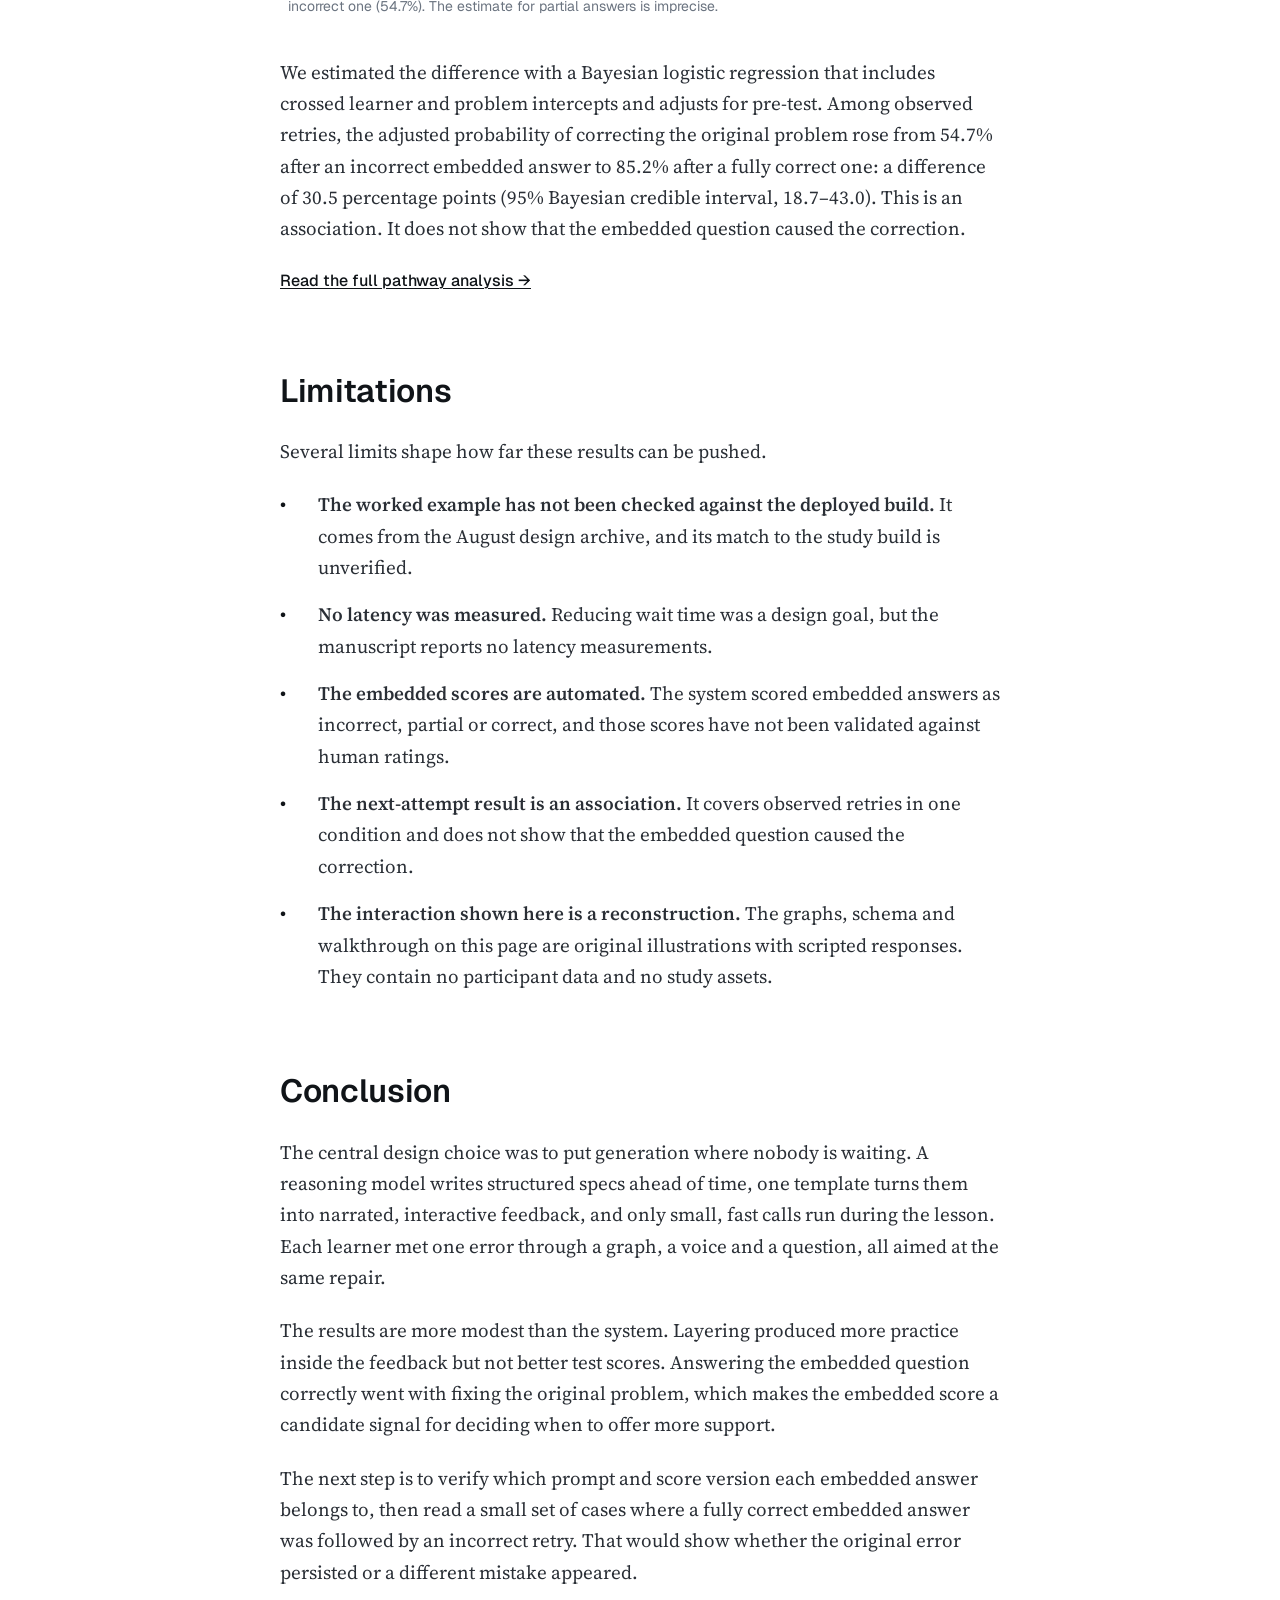
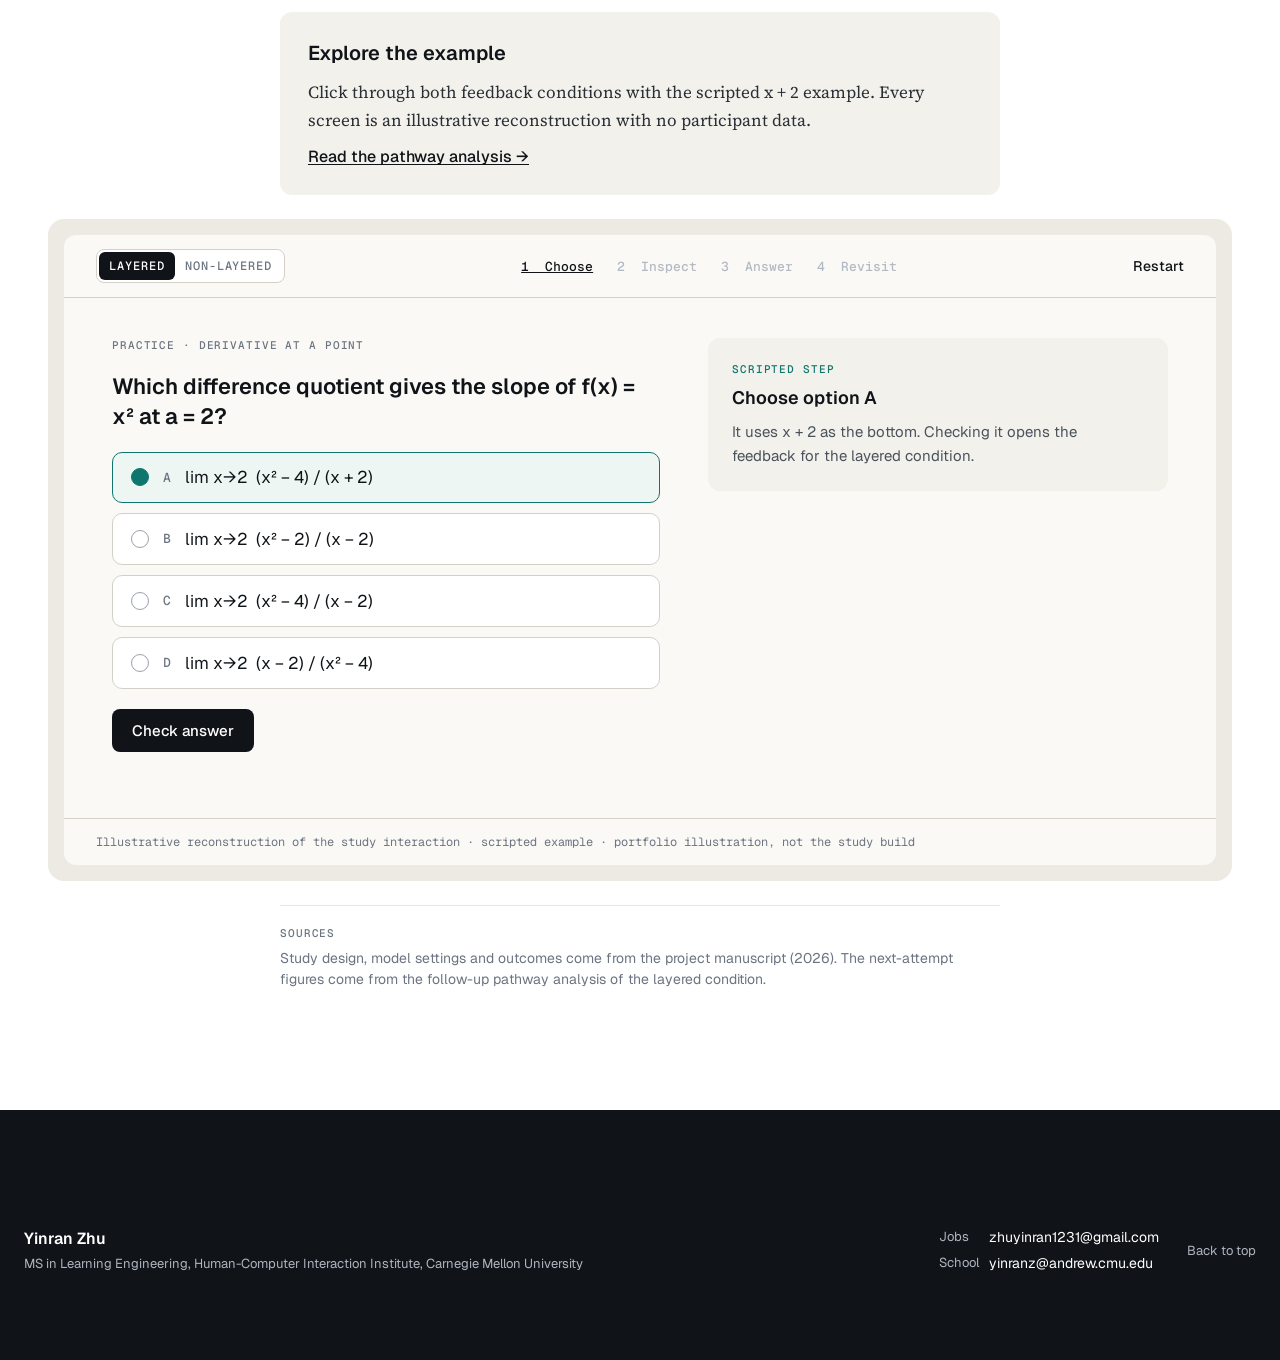
<file: work/mufin-generation/index.html>
<!doctype html>
<html lang="en">
<head>
  <meta charset="utf-8">
  <meta name="viewport" content="width=device-width, initial-scale=1">
  <title>MuFIN Generation — Yinran Zhu</title>
  <meta name="description" content="The system generates narrated, interactive feedback before the lesson. A reasoning model writes a structured spec for each anticipated wrong answer, one template renders it, and only small model calls run while a learner waits.">
  <link rel="canonical" href="https://friedfishzyr.github.io/work/mufin-generation/">

  <meta property="og:type" content="article">
  <meta property="og:site_name" content="Yinran Zhu">
  <meta property="og:title" content="How AI feedback helps a calculus learner revisit a mistake — MuFIN Generation">
  <meta property="og:description" content="The system generates narrated, interactive feedback before the lesson. A reasoning model writes a structured spec for each anticipated wrong answer, one template renders it, and only small model calls run while a learner waits.">
  <meta property="og:url" content="https://friedfishzyr.github.io/work/mufin-generation/">
  <meta property="og:image" content="https://friedfishzyr.github.io/assets/og/mufin-generation.png">
  <meta property="og:image:width" content="1200">
  <meta property="og:image:height" content="630">
  <meta property="og:image:alt" content="Article title beside a graph of f(x) = x², with a solid teal bar measuring distance from 2 and a dashed red bar measuring distance from −2.">
  <meta name="twitter:card" content="summary_large_image">

  <link rel="icon" href="/favicon.svg" type="image/svg+xml">
  <link rel="icon" href="/favicon-32.png" sizes="32x32" type="image/png">
  <link rel="apple-touch-icon" href="/apple-touch-icon.png">

  <link rel="preconnect" href="https://fonts.googleapis.com">
  <link rel="preconnect" href="https://fonts.gstatic.com" crossorigin>
  <link rel="stylesheet" href="https://fonts.googleapis.com/css2?family=Geist:wght@400;500;600&family=Geist+Mono:wght@400;500&family=Source+Serif+4:opsz,wght@8..60,400;8..60,600&display=swap">
  <link rel="stylesheet" href="/css/base.css">
  <link rel="stylesheet" href="/css/article.css">
  <link rel="stylesheet" href="/css/mufin-generation.css">
  <script src="/js/article.js" defer></script>
  <script src="/js/mufin-generation.js" defer></script>
</head>
<body id="top">
  <a class="skip-link" href="#main">Skip to content</a>

  <!-- Shared shapes for the f(x) = x² graph (Figures 1 and 4, and the demo).
       Only the parts that never move live here; each graph adds its own
       moving point, bars and text so the text stays real and selectable. -->
  <svg class="mg-defs" width="0" height="0" aria-hidden="true" focusable="false">
    <defs>
      <g id="mg-base">
        <rect width="544" height="350" fill="#faf9f6"/>
        <rect y="350" width="544" height="56" fill="#f2f1ec"/>
        <path d="M18 226H530" stroke="#101418" stroke-width="1.2"/>
        <path d="M255.2 14V336" stroke="#101418" stroke-width="1.2" opacity=".3"/>
        <path d="M36 21.2Q258.625 437.2 481.25 8.2" fill="none" stroke="#101418" stroke-width="2.2"/>
        <path d="M392.2 146V226" stroke="#6b7480" stroke-dasharray="3 4"/>
        <path d="M392.2 226V268" stroke="#0f766e" stroke-dasharray="2 3"/>
        <path d="M118.2 226V308" stroke="#d9472f" stroke-dasharray="2 3"/>
        <circle cx="118.2" cy="226" r="4" fill="#d9472f"/>
        <circle cx="392.2" cy="226" r="4" fill="#0f766e"/>
        <circle cx="392.2" cy="146" r="5.5" fill="#101418"/>
        <rect x="137" y="376" width="280" height="4" rx="2" fill="#c9c6be"/>
        <rect x="206" y="372" width="2" height="12" fill="#0f766e"/>
      </g>
    </defs>
  </svg>

  <header class="topbar">
    <div class="wrap topbar__bar">
      <a class="topbar__name" href="/">Yinran Zhu</a>
      <nav aria-label="Main">
        <ul class="topbar__links" role="list">
          <li><a class="is-current" href="/#work">Work</a></li>
          <li><a href="/#about">About</a></li>
          <li><a href="https://drive.google.com/file/d/1O2rjS-egwkg7gE3feCINcdZuq4Jirjwb/view?usp=sharing">Resume</a></li>
        </ul>
      </nav>
    </div>
  </header>

  <main id="main" class="article">

    <!-- ===== Lead row: the title, then contents rail, Figure 1, metadata rail ===== -->
    <div class="lead" id="lead">
      <header class="lead__head">
        <p class="eyebrow pre">MuFIN  ·  Feedback generation</p>
        <h1 class="h1">How AI feedback helps a calculus learner revisit a mistake</h1>
      </header>

      <!-- Short labels here; each section keeps its full heading below. -->
      <nav class="toc" aria-label="Contents">
        <ol class="toc__list" role="list">
          <li><a href="#s01"><span class="toc__num">01</span><span class="toc__title">Before the lesson</span></a></li>
          <li><a href="#s02"><span class="toc__num">02</span><span class="toc__title">The spec</span></a></li>
          <li><a href="#s03"><span class="toc__num">03</span><span class="toc__title">Five decisions</span></a></li>
          <li><a href="#s04"><span class="toc__num">04</span><span class="toc__title">What the learner sees</span></a></li>
          <li><a href="#s05"><span class="toc__num">05</span><span class="toc__title">Layering</span></a></li>
          <li><a href="#s06"><span class="toc__num">06</span><span class="toc__title">Study results</span></a></li>
          <li><a href="#s07"><span class="toc__num">07</span><span class="toc__title">The next attempt</span></a></li>
          <li><a href="#s08"><span class="toc__num">08</span><span class="toc__title">Limitations</span></a></li>
          <li><a href="#s09"><span class="toc__num">09</span><span class="toc__title">Conclusion</span></a></li>
        </ol>
      </nav>

      <!-- Narrow screens: the same contents list behind a disclosure.
           Only one of the two lists is displayed at any width. -->
      <details class="toc-mini">
        <summary>Contents</summary>
        <ol class="toc__list" role="list">
          <li><a href="#s01"><span class="toc__num">01</span><span class="toc__title">Before the lesson</span></a></li>
          <li><a href="#s02"><span class="toc__num">02</span><span class="toc__title">The spec</span></a></li>
          <li><a href="#s03"><span class="toc__num">03</span><span class="toc__title">Five decisions</span></a></li>
          <li><a href="#s04"><span class="toc__num">04</span><span class="toc__title">What the learner sees</span></a></li>
          <li><a href="#s05"><span class="toc__num">05</span><span class="toc__title">Layering</span></a></li>
          <li><a href="#s06"><span class="toc__num">06</span><span class="toc__title">Study results</span></a></li>
          <li><a href="#s07"><span class="toc__num">07</span><span class="toc__title">The next attempt</span></a></li>
          <li><a href="#s08"><span class="toc__num">08</span><span class="toc__title">Limitations</span></a></li>
          <li><a href="#s09"><span class="toc__num">09</span><span class="toc__title">Conclusion</span></a></li>
        </ol>
      </details>

      <figure class="fig lead__fig" id="fig1">
        <div class="mat fig1">
          <div class="card fig1__problem">
            <div class="fig1__block">
              <p class="small-label">The task</p>
              <p class="fig1__task">Estimate the slope of f(x) = x² at x = 2 with a difference quotient as x approaches 2.</p>
            </div>
            <div class="fig1__block fig1__block--choice">
              <p class="small-label">The learner chose</p>
              <p class="frac">
                <span class="frac__top">x² − 4</span>
                <span class="visually-hidden"> over </span>
                <span class="frac__bottom">x + 2</span>
              </p>
            </div>
            <div class="fig1__readings">
              <p>Top: x² − 4 is the change in height from the point at x = 2.</p>
              <p>Bottom: x + 2 is the horizontal distance from −2, a different starting point.</p>
            </div>
          </div>
          <div class="fig1__graph scroll-x" style="--min: 416px" tabindex="0" role="region" aria-label="Figure 1 graph, scrolls sideways on small screens">
            <div class="graph">
              <svg class="graph__svg" viewBox="0 0 544 406" role="img" aria-label="Graph of f(x) = x² with the fixed point (2, 4) and the moving input at x = 3, point (3, 9). The solid teal bar from 2 measures x − 2 = 1. The dashed red bar from −2 measures x + 2 = 5.">
                <use href="#mg-base"/>
                <path d="M460.7 46V308" stroke="#6b7480" stroke-dasharray="3 4"/>
                <path d="M392.2 268H460.7" stroke="#0f766e" stroke-width="6"/>
                <path d="M118.2 308H460.7" stroke="#d9472f" stroke-width="4" stroke-dasharray="9 6"/>
                <circle cx="460.7" cy="46" r="7" fill="#faf9f6" stroke="#101418" stroke-width="2.5"/>
                <text class="mg-fn" x="62" y="34">f(x) = x²</text>
                <text class="mg-pt" x="382" y="136" text-anchor="end">(2, 4)</text>
                <text class="mg-pt" x="472.7" y="36">(3, 9)</text>
                <text class="mg-tick" x="97.2" y="215">−2</text>
                <text class="mg-tick" x="378.2" y="215">2</text>
                <text class="mg-tick" x="239.2" y="243">0</text>
                <text class="mg-bar mg-bar--solid" x="380" y="272" text-anchor="end">x − 2 = 1   solid · from 2</text>
                <text class="mg-bar mg-bar--dashed" x="126" y="294">x + 2 = 5   dashed · from −2</text>
                <text class="mg-strip" x="20" y="382">moving input x</text>
                <circle cx="382" cy="378" r="8.75" fill="#fff" stroke="#101418" stroke-width="2.5"/>
                <text class="mg-read" x="433" y="383">x = 3.0</text>
              </svg>
            </div>
          </div>
        </div>
        <figcaption class="caption">
          <span class="caption__label">Figure 1</span>
          <span class="caption__text">The featured error. Solid bar: distance from 2, the step the numerator measures. Dashed bar: distance from −2, the step the learner’s denominator measures. Illustrative reconstruction of the study interaction.</span>
        </figcaption>
      </figure>

      <dl class="meta">
        <div class="meta__item"><dt>Published</dt><dd>November 2026</dd></div>
        <div class="meta__item"><dt>Project</dt><dd>MuFIN × LearnVia</dd></div>
        <div class="meta__item"><dt>Status</dt><dd>Study manuscript, 2026</dd></div>
        <div class="meta__item meta__item--topics"><dt>Topics</dt><dd><span>LLM generation</span> <span>Multimodal feedback</span> <span>Learning engineering</span> <span>Evaluation</span></dd></div>
        <div class="meta__item meta__item--topics"><dt>Related</dt><dd><span><a href="#demo">Walkthrough →</a></span> <span><a href="/work/mufin/">Pathway analysis →</a></span></dd></div>
      </dl>

      <section class="summary" aria-labelledby="summary-label">
        <h2 class="small-label" id="summary-label">Summary</h2>
        <ul class="bullets bullets--summary" role="list">
          <li>The system generates narrated, interactive feedback before the lesson. A reasoning model writes a structured spec for each anticipated wrong answer, one template renders it, and only small model calls run while a learner waits.</li>
          <li>In a randomized study with 138 learners, layering the feedback produced more practice inside it (a median of 17 embedded submissions vs. 12) but no significant difference in post-test or transfer scores.</li>
          <li>In a follow-up analysis of the layered condition, a fully correct embedded answer went with fixing the original problem: the adjusted probability of a correct next attempt was 85.2%, against 54.7% after an incorrect one. This is an association, not a causal effect.</li>
        </ul>
      </section>
    </div>

    <!-- ===== Intro ===== -->
    <div class="prose">
      <p>We built a system that turns a wrong answer into narrated, interactive feedback, then tested it with 138 learners in a randomized study. This piece follows one error through that system, from the model’s input to the learner’s next attempt.</p>
      <p>The error is small. A learner estimating the slope of f(x) = x² at x = 2 picks the difference quotient (x² − 4) / (x + 2). The numerator is right: it measures how far the height has moved from the point at x = 2. The denominator measures horizontal distance from −2 instead.</p>
      <p class="strong">So where should the horizontal distance start?</p>
    </div>

    <!-- ===== 01 ===== -->
    <section class="sec" id="s01" aria-labelledby="s01-title">
      <h2 class="h2" id="s01-title">Generation happens before the learner waits</h2>
      <p>Generating multimodal feedback is slow, and a learner who has just made a mistake shouldn’t wait for it. So we moved almost all of the generation to before the lesson (Figure 2).</p>
      <p><strong>Before the lesson,</strong> GPT-5.5 at high reasoning effort receives the problem statement, answer options, reference answer, a candidate response, the topic and target skill, instructional guidance, and the problem image when there is one. It returns a structured JSON spec covering the diagnosis, explanation, visual scenes, interactions, an embedded question and a narration script. A shared HTML template renders every spec the same way, and GPT-4o-mini-tts voices the script with the marin voice. Multiple-choice items get one prepared branch per answer option; short-answer and open-response items get branches for anticipated error patterns.</p>
      <p><strong>During an attempt,</strong> a multiple-choice selection simply retrieves its prepared branch. For short and open responses, GPT-4.1-mini classifies the learner’s answer into the closest anticipated error pattern, so the diagnosis can adapt while the prepared explanation and activities are reused. The only other live call comes after the learner answers the question inside the feedback: GPT-5.5 at low reasoning effort writes a brief reply.</p>

      <figure class="fig fig--wide" id="fig2">
        <div class="mat">
          <div class="scroll-x" style="--min: 848px" tabindex="0" role="region" aria-label="Figure 2 diagram, scrolls sideways on small screens">
            <div class="dg" style="--h: 445px">
              <svg class="dg__lines" viewBox="0 0 848 445" aria-hidden="true" focusable="false">
                <g stroke="#8c8a84" stroke-width="1.5" fill="none" stroke-linecap="round" stroke-linejoin="round">
                  <path d="M264 127H300M295 121L301 127L295 133"/>
                  <path d="M527 127H563M558 121L564 127L558 133"/>
                  <path d="M213 349H235M230 343L236 349L230 355"/>
                  <path d="M428 349H450M445 343L451 349L445 355"/>
                  <path d="M618 349H640M635 343L641 349L635 355"/>
                </g>
                <g stroke="#0f766e" stroke-width="1.75" fill="none" stroke-linecap="round" stroke-linejoin="round">
                  <path d="M687.3 175V215.5H333.4V297"/>
                  <path d="M327.4 291.8L333.4 297.8L339.4 291.8"/>
                </g>
              </svg>
              <div class="dg__group" style="--x: 21px; --y: 21px; --w: 807px; --gh: 174px"></div>
              <p class="dg__glabel" style="--x: 41px; --y: 38px">Before the lesson <span class="dg__gnote">once per answer branch</span></p>
              <div class="dg__box" style="--x: 41px; --y: 79px; --w: 222px; --bh: 96px"><p class="dg__title">Generate spec</p><p class="dg__sub">GPT-5.5 · high reasoning</p></div>
              <div class="dg__box" style="--x: 304px; --y: 79px; --w: 222px; --bh: 96px"><p class="dg__title">Render + voice</p><p class="dg__sub">HTML template · GPT-4o-mini-tts</p></div>
              <div class="dg__box" style="--x: 568px; --y: 79px; --w: 239px; --bh: 96px"><p class="dg__title">Branch library</p><p class="dg__sub">One per answer option or error pattern</p></div>
              <div class="dg__group" style="--x: 21px; --y: 236px; --w: 807px; --gh: 188px"></div>
              <p class="dg__glabel" style="--x: 41px; --y: 253px">During a learner’s attempt <span class="dg__gnote">live</span></p>
              <div class="dg__box" style="--x: 41px; --y: 301px; --w: 171px; --bh: 96px"><p class="dg__title">Learner answers</p><p class="dg__sub">The original problem</p></div>
              <div class="dg__box dg__box--teal" style="--x: 239px; --y: 301px; --w: 188px; --bh: 96px"><p class="dg__title">Retrieve branch</p><p class="dg__sub">Free responses: GPT-4.1-mini classifies first</p></div>
              <div class="dg__box" style="--x: 455px; --y: 301px; --w: 162px; --bh: 96px"><p class="dg__title">Feedback plays</p><p class="dg__sub">Graph · voice · captions</p></div>
              <div class="dg__box" style="--x: 645px; --y: 301px; --w: 162px; --bh: 96px"><p class="dg__title">Brief reply</p><p class="dg__sub">GPT-5.5 · low reasoning</p></div>
            </div>
          </div>
        </div>
        <figcaption class="caption">
          <span class="caption__label">Figure 2</span>
          <span class="caption__text">The system in two phases. Everything expensive runs before the lesson; during an attempt, the system retrieves a prepared branch (teal) and makes at most two small model calls. The manuscript reports no latency measurements, so none is claimed here.</span>
        </figcaption>
      </figure>
    </section>

    <!-- ===== 02 ===== -->
    <section class="sec" id="s02" aria-labelledby="s02-title">
      <h2 class="h2" id="s02-title">The spec is a contract between model and template</h2>
      <p>Everything the learner sees and hears is specified as data. Figure 3 reconstructs one branch, the one for the x + 2 answer, in a simplified schema. The field names are illustrative, but the shape mirrors what the generator returned.</p>

      <figure class="fig" id="fig3">
        <div class="mat mat--tight">
          <div class="code" tabindex="0" role="region" aria-label="Figure 3 code, scrolls sideways on small screens">
            <p class="code__file">branch.spec.json</p>
<pre><code>{
  "branch": "derivative-at-point/q1/option-A",
  "diagnosis": "Denominator measures from −2, not from a = 2",
  "scenes": [
    { "id": "diagnose",
      "widget": "distance-on-axis",<span class="mk"><span class="visually-hidden"> (note </span>1<span class="visually-hidden">)</span></span>
      "cues": [<span class="mk"><span class="visually-hidden"> (note </span>2<span class="visually-hidden">)</span></span>
        { "at": 0.40, "show": "dashed-from:-2" },
        { "at": 0.75, "show": "solid-from:2" } ] },
    { "id": "rule", "example": { "f": "x^3", "a": 1 } },
    { "id": "practice",
      "prompt": "Complete the denominator: (x^2-4)/(?)",<span class="mk"><span class="visually-hidden"> (note </span>4<span class="visually-hidden">)</span></span>
      "accept": ["x-2", "x − 2"],
      "gate": true },<span class="mk"><span class="visually-hidden"> (note </span>5<span class="visually-hidden">)</span></span>
    { "id": "reveal" } ],
  "narration": ["one line per scene", "…"]<span class="mk"><span class="visually-hidden"> (note </span>3<span class="visually-hidden">)</span></span>
}</code></pre>
          </div>
        </div>
        <figcaption class="caption">
          <span class="caption__label">Figure 3</span>
          <span class="caption__text">One branch as a spec. The numbered markers match the list below.</span>
        </figcaption>
      </figure>

      <ol class="numbered" role="list">
        <li><strong>Visual scene.</strong> Names the interactive graph for this error. In the study build, the generator also wrote the widget’s code, which the template mounted in the diagnosis scene.</li>
        <li><strong>Timed cues.</strong> Each marker appears at a fraction of its narration line, so the dashed bar shows up just as the voice reaches “from −2”.</li>
        <li><strong>Narration script.</strong> One line per scene, voiced by GPT-4o-mini-tts. The same text drives the captions, so the feedback still works with the sound off.</li>
        <li><strong>Embedded question.</strong> Targets the exact repair, the denominator, with accepted answers for grading.</li>
        <li><strong>Gate.</strong> Keeps the next action locked until the learner submits an answer and receives feedback. Correctness isn’t required.</li>
      </ol>
      <p>Because the spec is data rather than markup, it can be inspected before any learner sees it, and a single template keeps layout, controls and captions consistent across all 20 items.</p>
    </section>

    <!-- ===== 03 ===== -->
    <section class="sec" id="s03" aria-labelledby="s03-title">
      <h2 class="h2" id="s03-title">Five decisions, each traded against something simpler</h2>
      <p>Five decisions shaped the system. Each one was a trade against a simpler alternative.</p>
      <ol class="numbered" role="list">
        <li><strong>Generate a spec, not a page.</strong> Rather than asking the model for finished HTML per item, the model writes structured data and one template renders it. Layout, controls and captions stay consistent, and each spec stays inspectable.</li>
        <li><strong>Prepare before the lesson.</strong> Generating after every wrong answer would put the slowest call on the learner’s path. Multiple-choice options are a closed set, so every branch can exist in advance.</li>
        <li><strong>Classify free responses, then reuse.</strong> Instead of writing fresh feedback for each short or open response, a small model picks the closest anticipated error. The diagnosis adapts to the learner’s answer, and the prepared explanations and activities are reused.</li>
        <li><strong>Spend reasoning where nobody is waiting.</strong> Generation runs at high reasoning effort before the lesson. The live reply to an embedded answer runs at low effort, because the learner is waiting and the reply only needs to be brief.</li>
        <li><strong>Hold content constant across conditions.</strong> Both study conditions use the same materials. Only the timing of sections differs, so content differences can’t explain the results.</li>
      </ol>
    </section>

    <!-- ===== 04 ===== -->
    <section class="sec" id="s04" aria-labelledby="s04-title">
      <h2 class="h2" id="s04-title">The learner meets one error three ways</h2>
      <p>The feedback works on the same mistake through three channels. The learner drags x along the curve and watches both distances update (Figure 4). A voiced script walks through the graph while timed cues reveal each bar, and captions, playback speed, play/pause and section navigation let the learner set the pace. The feedback then ends with a question that keeps x² − 4 and asks for the denominator.</p>

      <figure class="fig fig--wide" id="fig4">
        <div class="mat fig4">
          <div class="fig4__state">
            <p class="state-label pre">STATE A  ·  x = 3</p>
            <div class="scroll-x" style="--min: 416px" tabindex="0" role="region" aria-label="Figure 4 state A graph, scrolls sideways on small screens">
              <div class="graph">
                <svg class="graph__svg" viewBox="0 0 544 406" role="img" aria-label="State A: the moving input at x = 3, point (3, 9). The solid teal bar from 2 measures x − 2 = 1. The dashed red bar from −2 measures x + 2 = 5.">
                  <use href="#mg-base"/>
                  <path d="M460.7 46V308" stroke="#6b7480" stroke-dasharray="3 4"/>
                  <path d="M392.2 268H460.7" stroke="#0f766e" stroke-width="6"/>
                  <path d="M118.2 308H460.7" stroke="#d9472f" stroke-width="4" stroke-dasharray="9 6"/>
                  <circle cx="460.7" cy="46" r="7" fill="#faf9f6" stroke="#101418" stroke-width="2.5"/>
                  <text class="mg-fn" x="62" y="34">f(x) = x²</text>
                  <text class="mg-pt" x="382" y="136" text-anchor="end">(2, 4)</text>
                  <text class="mg-pt" x="472.7" y="36">(3, 9)</text>
                  <text class="mg-tick" x="97.2" y="215">−2</text>
                  <text class="mg-tick" x="378.2" y="215">2</text>
                  <text class="mg-tick" x="239.2" y="243">0</text>
                  <text class="mg-bar mg-bar--solid" x="380" y="272" text-anchor="end">x − 2 = 1   solid · from 2</text>
                  <text class="mg-bar mg-bar--dashed" x="126" y="294">x + 2 = 5   dashed · from −2</text>
                  <text class="mg-strip" x="20" y="382">moving input x</text>
                  <circle cx="382" cy="378" r="8.75" fill="#fff" stroke="#101418" stroke-width="2.5"/>
                  <text class="mg-read" x="433" y="383">x = 3.0</text>
                </svg>
              </div>
            </div>
          </div>
          <div class="fig4__state">
            <p class="state-label pre">STATE B  ·  x = 2.2</p>
            <div class="scroll-x" style="--min: 416px" tabindex="0" role="region" aria-label="Figure 4 state B graph, scrolls sideways on small screens">
              <div class="graph">
                <svg class="graph__svg" viewBox="0 0 544 406" role="img" aria-label="State B: the moving input at x = 2.2, point (2.2, 4.84). The solid teal bar from 2 has shrunk to x − 2 = 0.2. The dashed red bar from −2 measures x + 2 = 4.2.">
                  <use href="#mg-base"/>
                  <path d="M405.9 129.2V308" stroke="#6b7480" stroke-dasharray="3 4"/>
                  <path d="M392.2 268H405.9" stroke="#0f766e" stroke-width="6"/>
                  <path d="M118.2 308H405.9" stroke="#d9472f" stroke-width="4" stroke-dasharray="9 6"/>
                  <circle cx="405.9" cy="129.2" r="7" fill="#faf9f6" stroke="#101418" stroke-width="2.5"/>
                  <text class="mg-fn" x="62" y="34">f(x) = x²</text>
                  <text class="mg-pt" x="382" y="136" text-anchor="end">(2, 4)</text>
                  <text class="mg-pt" x="417.9" y="119.2">(2.2, 4.84)</text>
                  <text class="mg-tick" x="97.2" y="215">−2</text>
                  <text class="mg-tick" x="378.2" y="215">2</text>
                  <text class="mg-tick" x="239.2" y="243">0</text>
                  <text class="mg-bar mg-bar--solid" x="380" y="272" text-anchor="end">x − 2 = 0.2   solid · from 2</text>
                  <text class="mg-bar mg-bar--dashed" x="126" y="294">x + 2 = 4.2   dashed · from −2</text>
                  <text class="mg-strip" x="20" y="382">moving input x</text>
                  <circle cx="242" cy="378" r="8.75" fill="#fff" stroke="#101418" stroke-width="2.5"/>
                  <text class="mg-read" x="433" y="383">x = 2.2</text>
                </svg>
              </div>
            </div>
          </div>
        </div>
        <figcaption class="caption">
          <span class="caption__label">Figure 4</span>
          <span class="caption__text">Left: At x = 3, the solid bar from 2 measures 1 and the dashed bar from −2 measures 5. Right: At x = 2.2, the solid bar has shrunk to 0.2 and keeps heading to zero, while the dashed bar stays above 4. Only the solid bar measures the same step as the numerator.</span>
        </figcaption>
      </figure>

      <p>Submitting an answer, not getting it right, unlocks the next step. The walkthrough lets you click through both conditions with a scripted example.</p>
      <p class="link-line"><a class="text-link text-link--16" href="#demo">Open the walkthrough →</a></p>
    </section>

    <!-- ===== 05 ===== -->
    <section class="sec" id="s05" aria-labelledby="s05-title">
      <h2 class="h2" id="s05-title">Layering changes timing, not content</h2>
      <p>The study compared two ways of timing the same materials (Figure 5). <strong>Non-layered</strong> feedback shows all four sections in every episode: the visual diagnosis, a concept explanation with a new worked example, the embedded question, and an explanation of the correct original answer, which opens once the embedded answer is submitted. <strong>Layered</strong> feedback starts with only the diagnosis and the embedded question, then sends the learner back to revise the original answer.</p>

      <figure class="fig fig--wide" id="fig5">
        <div class="mat">
          <div class="scroll-x" style="--min: 848px" tabindex="0" role="region" aria-label="Figure 5 diagram, scrolls sideways on small screens">
            <div class="dg dg--compact" style="--h: 308px">
              <svg class="dg__lines" viewBox="0 0 848 308" aria-hidden="true" focusable="false">
                <g stroke="#8c8a84" stroke-width="1.5" fill="none" stroke-linecap="round" stroke-linejoin="round">
                  <path d="M260 81H277M272 75L278 81L272 87"/>
                  <path d="M402 81H419M414 75L420 81L414 87"/>
                  <path d="M544 81H561M556 75L562 81L556 87"/>
                  <path d="M686 81H703M698 75L704 81L698 87"/>
                  <path d="M198 180V160H459V175"/>
                  <path d="M453 170L459 176L465 170"/>
                  <path d="M505 180V160H766V175"/>
                  <path d="M760 170L766 176L772 170"/>
                </g>
              </svg>
              <div class="dg__row-label" style="--x: 24px; --y: 34px"><p class="dg__title">Non‑layered</p><p class="dg__sub">All four sections</p></div>
              <div class="dg__box" style="--x: 140px; --y: 34px"><p class="dg__title">Diagnosis</p></div>
              <div class="dg__box" style="--x: 282px; --y: 34px"><p class="dg__title">Concept + example</p></div>
              <div class="dg__box dg__box--teal" style="--x: 424px; --y: 34px"><p class="dg__title">Embedded question</p><p class="dg__sub">Submit to continue</p></div>
              <div class="dg__box" style="--x: 566px; --y: 34px"><p class="dg__title">Answer explanation</p><p class="dg__sub">After submitting</p></div>
              <div class="dg__box" style="--x: 708px; --y: 34px"><p class="dg__title">Next problem</p></div>
              <div class="dg__row-label" style="--x: 24px; --y: 180px"><p class="dg__title">Layered</p><p class="dg__sub">Two sections first</p></div>
              <div class="dg__box" style="--x: 140px; --y: 180px"><p class="dg__title">Diagnosis</p></div>
              <div class="dg__box dg__box--held" style="--x: 282px; --y: 180px"><p class="dg__title">Held back</p></div>
              <div class="dg__box dg__box--teal" style="--x: 424px; --y: 180px"><p class="dg__title">Embedded question</p><p class="dg__sub">Submit to continue</p></div>
              <div class="dg__box dg__box--held" style="--x: 566px; --y: 180px"><p class="dg__title">Held back</p></div>
              <div class="dg__box" style="--x: 708px; --y: 180px"><p class="dg__title">Revise the original</p><p class="dg__sub">Wrong again: repeat</p></div>
            </div>
          </div>
        </div>
        <figcaption class="caption">
          <span class="caption__label">Figure 5</span>
          <span class="caption__text">Same content, different timing. Layered feedback skips straight from the diagnosis to the embedded question (teal), then sends the learner back to the original question. Dashed sections stay held back until the learner answers the original correctly.</span>
        </figcaption>
      </figure>

      <p>On a layered multiple-choice item, a wrong retry repeats the diagnosis-plus-question cycle until the learner chooses correctly. On short- and open-response items, full four-section feedback opens from the third original attempt if the answer is still wrong; the featured example is multiple choice, so it never reaches that rule. In both conditions, correct answers get a brief confirmation.</p>
    </section>

    <!-- ===== 06 ===== -->
    <section class="sec" id="s06" aria-labelledby="s06-title">
      <h2 class="h2" id="s06-title">More practice inside feedback did not raise test scores</h2>
      <p>138 U.S. college students with at most one prior calculus course were randomly assigned to layered (64) or non-layered (74) feedback. Each completed a six-item pre-test and a baseline survey, about 45 minutes of learning by doing, a six-item post-test with two transfer items, and a post-survey (Figure 6). The lesson covered five derivative topics in 29 items: 20 with generated feedback (15 multiple choice, 3 short answer, 2 open response) and 9 worked examples.</p>

      <figure class="fig fig--wide" id="fig6">
        <div class="mat">
          <div class="scroll-x" style="--min: 848px" tabindex="0" role="region" aria-label="Figure 6 diagram, scrolls sideways on small screens">
            <div class="dg dg--small" style="--h: 145px">
              <svg class="dg__lines" viewBox="0 0 848 145" aria-hidden="true" focusable="false">
                <g stroke="#8c8a84" stroke-width="1.5" fill="none" stroke-linecap="round" stroke-linejoin="round">
                  <path d="M142 72.5H154M148.6 66.5L154.6 72.5L148.6 78.5"/>
                  <path d="M279.4 72.5H291.5M286 66.5L292 72.5L286 78.5"/>
                  <path d="M416.8 72.5H429M423.5 66.5L429.5 72.5L423.5 78.5"/>
                  <path d="M554.3 72.5H566.4M561 66.5L567 72.5L561 78.5"/>
                  <path d="M691.7 72.5H703.9M698.4 66.5L704.4 72.5L698.4 78.5"/>
                </g>
              </svg>
              <div class="dg__box" style="--x: 21px; --y: 26px"><p class="dg__title">Screening</p><p class="dg__sub">Consent and eligibility</p></div>
              <div class="dg__box" style="--x: 158px; --y: 26px"><p class="dg__title">Pre-test</p><p class="dg__sub">6 items, then a survey</p></div>
              <div class="dg__box" style="--x: 295px; --y: 26px"><p class="dg__title">Random assignment</p><p class="dg__sub">64 layered, 74 non-layered</p></div>
              <div class="dg__box dg__box--teal" style="--x: 433px; --y: 26px"><p class="dg__title">Learning by doing</p><p class="dg__sub">About 45 min, 29 items</p></div>
              <div class="dg__box" style="--x: 570px; --y: 26px"><p class="dg__title">Post-test</p><p class="dg__sub">6 items + 2 transfer</p></div>
              <div class="dg__box" style="--x: 708px; --y: 26px"><p class="dg__title">Post-survey</p><p class="dg__sub">5 min</p></div>
            </div>
          </div>
        </div>
        <figcaption class="caption">
          <span class="caption__label">Figure 6</span>
          <span class="caption__text">Study procedure, from consent to post-survey. The feedback appears during learning by doing (teal), which took about 45 minutes.</span>
        </figcaption>
      </figure>

      <p>Layered learners answered more often inside the feedback, a median of 17 embedded submissions compared with 12 for non-layered learners (p &lt; .001). That extra practice did not show up in test scores. After adjusting for pre-test, the groups did not differ significantly on the post-test (p = .211) or the transfer test (p = .551), though both groups improved from pre-test to post-test. Accuracy inside the feedback ran the other way: 41% of layered learners’ embedded answers were fully correct, compared with 50% for non-layered learners (medians, p = .035).</p>

      <figure class="fig fig--wide" id="fig7">
        <div class="mat panels">
          <div class="card panel">
            <p class="panel__title">Activity inside the feedback</p>
            <p class="panel__sub">Medians per learner.</p>
            <ul class="legend" role="list">
              <li><span class="legend__key legend__key--teal" aria-hidden="true"></span>Layered (n = 64)</li>
              <li><span class="legend__key legend__key--warm" aria-hidden="true"></span>Non-layered (n = 74)</li>
            </ul>
            <div class="panel__plot scroll-x" style="--min: 376px" tabindex="0" role="region" aria-label="Chart, scrolls sideways on small screens">
              <svg class="chart" viewBox="0 0 376 222" aria-hidden="true" focusable="false">
                <text class="ch-head" x="0" y="24">Embedded submissions</text>
                <text class="ch-row" x="0" y="52">Layered</text>
                <rect x="100" y="36" width="255" height="22" fill="#0f766e"/>
                <text class="ch-val" x="363" y="52">17</text>
                <text class="ch-row" x="0" y="82">Non-layered</text>
                <rect x="100" y="66" width="180" height="22" fill="#b9b6ae"/>
                <text class="ch-val" x="288" y="82">12</text>
                <text class="ch-note" x="100" y="108">p &lt; .001</text>
                <text class="ch-head" x="0" y="136">Fully correct share of embedded answers</text>
                <text class="ch-row" x="0" y="164">Layered</text>
                <rect x="100" y="148" width="123" height="22" fill="#0f766e"/>
                <text class="ch-val" x="231" y="164">41%</text>
                <text class="ch-row" x="0" y="194">Non-layered</text>
                <rect x="100" y="178" width="150" height="22" fill="#b9b6ae"/>
                <text class="ch-val" x="258" y="194">50%</text>
                <text class="ch-note" x="100" y="220">p = .035</text>
              </svg>
            </div>
            <div class="visually-hidden"><table>
              <caption>Activity inside the feedback, medians per learner</caption>
              <thead><tr><th scope="col">Measure</th><th scope="col">Layered (n = 64)</th><th scope="col">Non-layered (n = 74)</th><th scope="col">p</th></tr></thead>
              <tbody>
                <tr><th scope="row">Embedded submissions</th><td>17</td><td>12</td><td>p &lt; .001</td></tr>
                <tr><th scope="row">Fully correct share of embedded answers</th><td>41%</td><td>50%</td><td>p = .035</td></tr>
              </tbody>
            </table></div>
          </div>
          <div class="card panel">
            <p class="panel__title">Learning outcome, adjusted for pre-test</p>
            <p class="panel__sub">Difference in points (non-layered − layered) with 95% confidence interval.</p>
            <div class="panel__plot scroll-x" style="--min: 376px" tabindex="0" role="region" aria-label="Chart, scrolls sideways on small screens">
              <svg class="chart chart--forest" viewBox="0 0 376 222" aria-hidden="true" focusable="false">
                <rect x="195.9" y="20" width="1" height="150" fill="#9aa2ad"/>
                <text class="ch-small" x="202" y="31">no difference</text>
                <text class="ch-row" x="0" y="69">Post-test (0–6)</text>
                <rect x="164.1" y="63" width="174.7" height="2" fill="#101418"/>
                <rect x="163.9" y="58" width="1.5" height="12" fill="#101418"/>
                <rect x="337.5" y="58" width="1.5" height="12" fill="#101418"/>
                <circle cx="251.4" cy="64" r="6" fill="#101418"/>
                <text class="ch-ci" x="164.1" y="88">+0.33 (−0.19 to 0.85) · p = .211</text>
                <text class="ch-row" x="0" y="129">Transfer (0–2)</text>
                <rect x="140.6" y="123" width="85.7" height="2" fill="#101418"/>
                <rect x="140.4" y="118" width="1.5" height="12" fill="#101418"/>
                <rect x="224.9" y="118" width="1.5" height="12" fill="#101418"/>
                <circle cx="182.6" cy="124" r="6" fill="#101418"/>
                <text class="ch-ci" x="140.6" y="148">−0.08 (−0.33 to 0.18) · p = .551</text>
                <rect x="112" y="178" width="252" height="1" fill="#d5d9de"/>
                <rect x="111.9" y="178" width="1" height="5" fill="#9aa2ad"/>
                <rect x="195.9" y="178" width="1" height="5" fill="#9aa2ad"/>
                <rect x="279.9" y="178" width="1" height="5" fill="#9aa2ad"/>
                <rect x="363.9" y="178" width="1" height="5" fill="#9aa2ad"/>
                <text class="ch-tick" x="98.5" y="199">−0.5</text>
                <text class="ch-tick" x="192.5" y="199">0</text>
                <text class="ch-tick" x="266.5" y="199">+0.5</text>
                <text class="ch-tick" x="350.5" y="199">+1.0</text>
                <text class="ch-small" x="332" y="217">points</text>
              </svg>
            </div>
            <div class="visually-hidden"><table>
              <caption>Learning outcome adjusted for pre-test: difference in points (non-layered − layered) with 95% confidence interval</caption>
              <thead><tr><th scope="col">Test</th><th scope="col">Difference</th><th scope="col">95% confidence interval</th><th scope="col">p</th></tr></thead>
              <tbody>
                <tr><th scope="row">Post-test (0–6)</th><td>+0.33</td><td>−0.19 to 0.85</td><td>p = .211</td></tr>
                <tr><th scope="row">Transfer (0–2)</th><td>−0.08</td><td>−0.33 to 0.18</td><td>p = .551</td></tr>
              </tbody>
            </table></div>
          </div>
        </div>
        <figcaption class="caption">
          <span class="caption__label">Figure 7</span>
          <span class="caption__text">Left: Layered learners answered more often inside the feedback (median 17 vs. 12 submissions), though a smaller share of those answers was fully correct (41% vs. 50%). Right: After adjusting for pre-test scores, both test differences have intervals that include zero.</span>
        </figcaption>
      </figure>
    </section>

    <!-- ===== 07 ===== -->
    <section class="sec" id="s07" aria-labelledby="s07-title">
      <h2 class="h2" id="s07-title">A correct embedded answer went with fixing the original problem</h2>
      <p>Counting responses inside the feedback says little about whether they helped. So a follow-up analysis asked a narrower question: after answering the embedded question, did learners fix the original problem? It uses only the layered condition, and its denominator is separate from the randomized study.</p>
      <p>Each episode starts at a learner’s first incorrect attempt on a problem, takes the last recorded embedded score for that attempt, and pairs it with the next attempt on the same problem (Figure 8). There were 492 episodes with known scores across 63 learners. 361 of them, from 56 learners, had a scored retry. The other 131 had no observed retry; they stay in their own category rather than being counted as wrong.</p>

      <figure class="fig fig--wide" id="fig8">
        <div class="mat mat--stack">
          <div class="scroll-x" style="--min: 848px" tabindex="0" role="region" aria-label="Figure 8 diagram, scrolls sideways on small screens">
            <div class="dg" style="--h: 137px">
              <svg class="dg__lines" viewBox="0 0 848 137" aria-hidden="true" focusable="false">
                <g stroke="#8c8a84" stroke-width="1.5" fill="none" stroke-linecap="round" stroke-linejoin="round">
                  <path d="M260 68.5H300M295 62.5L301 68.5L295 74.5"/>
                  <path d="M544 68.5H584M579 62.5L585 68.5L579 74.5"/>
                </g>
              </svg>
              <div class="dg__box" style="--x: 21px; --y: 26px; --w: 239px; --bh: 85px"><p class="dg__title">Initial error</p><p class="dg__sub">First wrong attempt on a problem</p></div>
              <div class="dg__box dg__box--teal" style="--x: 304px; --y: 26px; --w: 239px; --bh: 85px"><p class="dg__title">Last embedded score</p><p class="dg__sub">0 · 1 · 2, linked to that attempt</p></div>
              <div class="dg__box" style="--x: 588px; --y: 26px; --w: 239px; --bh: 85px"><p class="dg__title">Next attempt</p><p class="dg__sub">Same problem: correct, incorrect, or none</p></div>
            </div>
          </div>
          <div class="panels">
            <div class="card panel">
              <p class="panel__title">What happened next, by last embedded score</p>
              <p class="panel__sub">All 492 known-score episodes (63 learners). Share of each row.</p>
              <div class="panel__plot scroll-x" style="--min: 376px" tabindex="0" role="region" aria-label="Chart, scrolls sideways on small screens">
                <svg class="chart" viewBox="0 0 376 250" aria-hidden="true" focusable="false">
                  <rect x="0" y="2" width="12" height="12" rx="2" fill="#101418"/>
                  <text class="ch-legend" x="18" y="13">Next attempt correct</text>
                  <rect x="150" y="2" width="12" height="12" rx="2" fill="#9aa2ad"/>
                  <text class="ch-legend" x="168" y="13">Next attempt incorrect</text>
                  <rect x="0.6" y="23.6" width="10.8" height="10.8" rx="2" fill="#faf9f6" stroke="#101418" stroke-width="1.2" stroke-dasharray="3 2"/>
                  <text class="ch-legend" x="18" y="34">No observed retry</text>

                  <text class="ch-row" x="0" y="75">Fully correct (2)</text>
                  <text class="ch-n" x="0" y="92">n = 332</text>
                  <rect x="112" y="60" width="182.4" height="32" fill="#101418"/>
                  <text class="ch-seg ch-seg--light" x="120" y="81">230</text>
                  <rect x="295.9" y="60" width="24.1" height="32" fill="#9aa2ad"/>
                  <text class="ch-seg" x="300" y="81">32</text>
                  <rect x="322.1" y="60.6" width="53.3" height="30.8" fill="#faf9f6" stroke="#101418" stroke-width="1.2" stroke-dasharray="4 3"/>
                  <text class="ch-seg" x="329.5" y="81">70</text>

                  <text class="ch-row" x="0" y="137">Partial (1)</text>
                  <text class="ch-n" x="0" y="154">n = 32</text>
                  <rect x="112" y="122" width="131.3" height="32" fill="#101418"/>
                  <text class="ch-seg ch-seg--light" x="120" y="143">16</text>
                  <rect x="244.7" y="122" width="48.3" height="32" fill="#9aa2ad"/>
                  <text class="ch-seg" x="252.7" y="143">6</text>
                  <rect x="295.1" y="122.6" width="80.3" height="30.8" fill="#faf9f6" stroke="#101418" stroke-width="1.2" stroke-dasharray="4 3"/>
                  <text class="ch-seg" x="302.5" y="143">10</text>

                  <text class="ch-row" x="0" y="199">Incorrect (0)</text>
                  <text class="ch-n" x="0" y="216">n = 128</text>
                  <rect x="112" y="184" width="64.9" height="32" fill="#101418"/>
                  <text class="ch-seg ch-seg--light" x="120" y="205">32</text>
                  <rect x="178.4" y="184" width="91.8" height="32" fill="#9aa2ad"/>
                  <text class="ch-seg" x="186.4" y="205">45</text>
                  <rect x="272.3" y="184.6" width="103.1" height="30.8" fill="#faf9f6" stroke="#101418" stroke-width="1.2" stroke-dasharray="4 3"/>
                  <text class="ch-seg" x="279.7" y="205">51</text>
                </svg>
              </div>
              <div class="visually-hidden"><table>
                <caption>What happened next, by last embedded score: all 492 known-score episodes from 63 learners</caption>
                <thead><tr><th scope="col">Last embedded score</th><th scope="col">Episodes</th><th scope="col">Next attempt correct</th><th scope="col">Next attempt incorrect</th><th scope="col">No observed retry</th></tr></thead>
                <tbody>
                  <tr><th scope="row">Fully correct (2)</th><td>332</td><td>230</td><td>32</td><td>70</td></tr>
                  <tr><th scope="row">Partial (1)</th><td>32</td><td>16</td><td>6</td><td>10</td></tr>
                  <tr><th scope="row">Incorrect (0)</th><td>128</td><td>32</td><td>45</td><td>51</td></tr>
                </tbody>
              </table></div>
            </div>
            <div class="card panel">
              <p class="panel__title">Adjusted probability of a correct next attempt</p>
              <p class="panel__sub">361 scored retries (56 learners). Median with 95% credible interval.</p>
              <div class="panel__plot scroll-x" style="--min: 376px" tabindex="0" role="region" aria-label="Chart, scrolls sideways on small screens">
                <svg class="chart chart--forest" viewBox="0 0 376 230" aria-hidden="true" focusable="false">
                  <rect x="111.8" y="30" width="1" height="170" fill="#e3e6ea"/>
                  <rect x="168.5" y="30" width="1" height="170" fill="#e3e6ea"/>
                  <rect x="225.2" y="30" width="1" height="170" fill="#e3e6ea"/>
                  <rect x="281.8" y="30" width="1" height="170" fill="#e3e6ea"/>
                  <text class="ch-tick" x="102" y="217">40%</text>
                  <text class="ch-tick" x="158.7" y="217">60%</text>
                  <text class="ch-tick" x="215.3" y="217">80%</text>
                  <text class="ch-tick" x="268.5" y="217">100%</text>

                  <text class="ch-row" x="0" y="57">Fully correct (2)</text>
                  <rect x="227" y="51" width="24.7" height="2" fill="#101418"/>
                  <rect x="226.8" y="46" width="1.5" height="12" fill="#101418"/>
                  <rect x="250.4" y="46" width="1.5" height="12" fill="#101418"/>
                  <circle cx="240.1" cy="52" r="6" fill="#101418"/>
                  <text class="ch-seg" x="222.1" y="38">85.2%</text>

                  <text class="ch-row" x="0" y="119">Partial (1)</text>
                  <rect x="152.2" y="113" width="94.1" height="2" fill="#101418"/>
                  <rect x="152" y="108" width="1.5" height="12" fill="#101418"/>
                  <rect x="245" y="108" width="1.5" height="12" fill="#101418"/>
                  <circle cx="206.9" cy="114" r="6" fill="#9aa2ad"/>
                  <text class="ch-seg" x="189.4" y="100">73.5%</text>

                  <text class="ch-row" x="0" y="181">Incorrect (0)</text>
                  <rect x="121.1" y="175" width="61.5" height="2" fill="#101418"/>
                  <rect x="120.8" y="170" width="1.5" height="12" fill="#101418"/>
                  <rect x="181.3" y="170" width="1.5" height="12" fill="#101418"/>
                  <circle cx="153.7" cy="176" r="6" fill="#101418"/>
                  <text class="ch-seg" x="136.2" y="162">54.7%</text>

                  <rect x="296" y="52" width="1.5" height="124" fill="#0f766e"/>
                  <rect x="288" y="52" width="8" height="1.5" fill="#0f766e"/>
                  <rect x="288" y="175" width="8" height="1.5" fill="#0f766e"/>
                  <text class="ch-diff" x="304" y="112">+30.5 pts</text>
                  <text class="ch-diff-ci" x="304" y="129">18.7–43.0</text>
                </svg>
              </div>
              <div class="visually-hidden"><table>
                <caption>Adjusted probability of a correct next attempt: 361 scored retries from 56 learners, median with 95% credible interval</caption>
                <thead><tr><th scope="col">Last embedded score</th><th scope="col">Median probability</th></tr></thead>
                <tbody>
                  <tr><th scope="row">Fully correct (2)</th><td>85.2%</td></tr>
                  <tr><th scope="row">Partial (1)</th><td>73.5%</td></tr>
                  <tr><th scope="row">Incorrect (0)</th><td>54.7%</td></tr>
                  <tr><th scope="row">Difference, fully correct minus incorrect</th><td>+30.5 pts (18.7–43.0)</td></tr>
                </tbody>
              </table></div>
            </div>
          </div>
        </div>
        <figcaption class="caption">
          <span class="caption__label">Figure 8</span>
          <span class="caption__text">Top: The three points that define an episode. Left: Raw outcomes for all 492 episodes; dashed segments had no observed retry. Right: Among 361 scored retries, a correct next attempt was more likely after a fully correct embedded answer (85.2%) than after an incorrect one (54.7%). The estimate for partial answers is imprecise.</span>
        </figcaption>
      </figure>

      <p>We estimated the difference with a Bayesian logistic regression that includes crossed learner and problem intercepts and adjusts for pre-test. Among observed retries, the adjusted probability of correcting the original problem rose from 54.7% after an incorrect embedded answer to 85.2% after a fully correct one: a difference of 30.5 percentage points (95% Bayesian credible interval, 18.7–43.0). This is an association. It does not show that the embedded question caused the correction.</p>
      <p class="link-line"><a class="text-link text-link--16" href="/work/mufin/">Read the full pathway analysis →</a></p>
    </section>

    <!-- ===== 08 ===== -->
    <section class="sec" id="s08" aria-labelledby="s08-title">
      <h2 class="h2" id="s08-title">Limitations</h2>
      <p>Several limits shape how far these results can be pushed.</p>
      <ul class="bullets" role="list">
        <li><strong>The worked example has not been checked against the deployed build.</strong> It comes from the August design archive, and its match to the study build is unverified.</li>
        <li><strong>No latency was measured.</strong> Reducing wait time was a design goal, but the manuscript reports no latency measurements.</li>
        <li><strong>The embedded scores are automated.</strong> The system scored embedded answers as incorrect, partial or correct, and those scores have not been validated against human ratings.</li>
        <li><strong>The next-attempt result is an association.</strong> It covers observed retries in one condition and does not show that the embedded question caused the correction.</li>
        <li><strong>The interaction shown here is a reconstruction.</strong> The graphs, schema and walkthrough on this page are original illustrations with scripted responses. They contain no participant data and no study assets.</li>
      </ul>
    </section>

    <!-- ===== 09 ===== -->
    <section class="sec" id="s09" aria-labelledby="s09-title">
      <h2 class="h2" id="s09-title">Conclusion</h2>
      <p>The central design choice was to put generation where nobody is waiting. A reasoning model writes structured specs ahead of time, one template turns them into narrated, interactive feedback, and only small, fast calls run during the lesson. Each learner met one error through a graph, a voice and a question, all aimed at the same repair.</p>
      <p>The results are more modest than the system. Layering produced more practice inside the feedback but not better test scores. Answering the embedded question correctly went with fixing the original problem, which makes the embedded score a candidate signal for deciding when to offer more support.</p>
      <p>The next step is to verify which prompt and score version each embedded answer belongs to, then read a small set of cases where a fully correct embedded answer was followed by an incorrect retry. That would show whether the original error persisted or a different mistake appeared.</p>
    </section>

    <!-- ===== Explore: header of the demo section ===== -->
    <section class="demo-sec" id="demo" aria-labelledby="demo-title">
      <div class="explore">
        <h2 class="explore__title" id="demo-title">Explore the example</h2>
        <p class="explore__text">Click through both feedback conditions with the scripted x + 2 example. Every screen is an illustrative reconstruction with no participant data.</p>
        <p class="explore__links"><a class="text-link text-link--16" href="/work/mufin/">Read the pathway analysis →</a></p>
      </div>

      <!-- The walkthrough. Without JavaScript this shows step 1, inert, plus a
           note; js/mufin-generation.js (initMufinDemo) replaces it with the
           live, scripted walkthrough. -->
      <div class="demo" data-demo>
        <div class="demo__card">
          <div class="demo__head" data-demo-head>
            <p class="demo__flow-label">WALKTHROUGH · LAYERED</p>
            <ol class="demo-steps" role="list">
              <li aria-current="step"><span class="pre">1  Choose</span></li>
              <li><span class="pre">2  Inspect</span></li>
              <li><span class="pre">3  Answer</span></li>
              <li><span class="pre">4  Revisit</span></li>
            </ol>
            <span class="demo__head-end"></span>
          </div>
          <p class="demo__nojs" data-demo-nojs>The interactive walkthrough needs JavaScript. Figure 4 shows two of its states.</p>
          <div class="demo__body is-inert" data-demo-body inert>
            <div class="demo-main">
              <p class="demo-label">PRACTICE · DERIVATIVE AT A POINT</p>
              <h3 class="demo-q">Which difference quotient gives the slope of f(x) = x² at a = 2?</h3>
              <div class="opts">
                <p class="opt is-checked"><span class="opt__radio" aria-hidden="true"></span><span class="opt__letter">A</span><span class="opt__expr">lim x→2  (x² − 4) / (x + 2)</span></p>
                <p class="opt"><span class="opt__radio" aria-hidden="true"></span><span class="opt__letter">B</span><span class="opt__expr">lim x→2  (x² − 2) / (x − 2)</span></p>
                <p class="opt"><span class="opt__radio" aria-hidden="true"></span><span class="opt__letter">C</span><span class="opt__expr">lim x→2  (x² − 4) / (x − 2)</span></p>
                <p class="opt"><span class="opt__radio" aria-hidden="true"></span><span class="opt__letter">D</span><span class="opt__expr">lim x→2  (x − 2) / (x² − 4)</span></p>
              </div>
            </div>
            <div class="demo-side">
              <div class="demo-card">
                <p class="demo-label demo-label--teal">SCRIPTED STEP</p>
                <p class="demo-card__title">Choose option A</p>
                <p class="demo-card__text">It uses x + 2 as the bottom. Checking it opens the feedback for the layered condition.</p>
              </div>
            </div>
          </div>
          <p class="demo__foot">Illustrative reconstruction of the study interaction · scripted example · portfolio illustration, not the study build</p>
        </div>
        <p class="visually-hidden" aria-live="polite" data-demo-live></p>
      </div>
    </section>

    <!-- ===== Sources ===== -->
    <aside class="sources" aria-labelledby="sources-label">
      <h2 class="small-label" id="sources-label">Sources</h2>
      <p>Study design, model settings and outcomes come from the project manuscript (2026). The next-attempt figures come from the follow-up pathway analysis of the layered condition.</p>
    </aside>
  </main>

  <footer class="footer">
    <div class="wrap footer__bar">
      <div class="footer__id">
        <p class="footer__name">Yinran Zhu</p>
        <p class="footer__sub">MS in Learning Engineering, Human-Computer Interaction Institute, Carnegie Mellon University</p>
      </div>
      <div class="footer__links">
        <div class="footer__emails">
          <p class="footer__email"><span class="footer__label">Jobs</span> <a href="mailto:zhuyinran1231@gmail.com">zhuyinran1231@gmail.com</a></p>
          <p class="footer__email"><span class="footer__label">School</span> <a href="mailto:yinranz@andrew.cmu.edu">yinranz@andrew.cmu.edu</a></p>
        </div>
        <a class="footer__top" href="#top">Back to top</a>
      </div>
    </div>
  </footer>
</body>
</html>
</file>
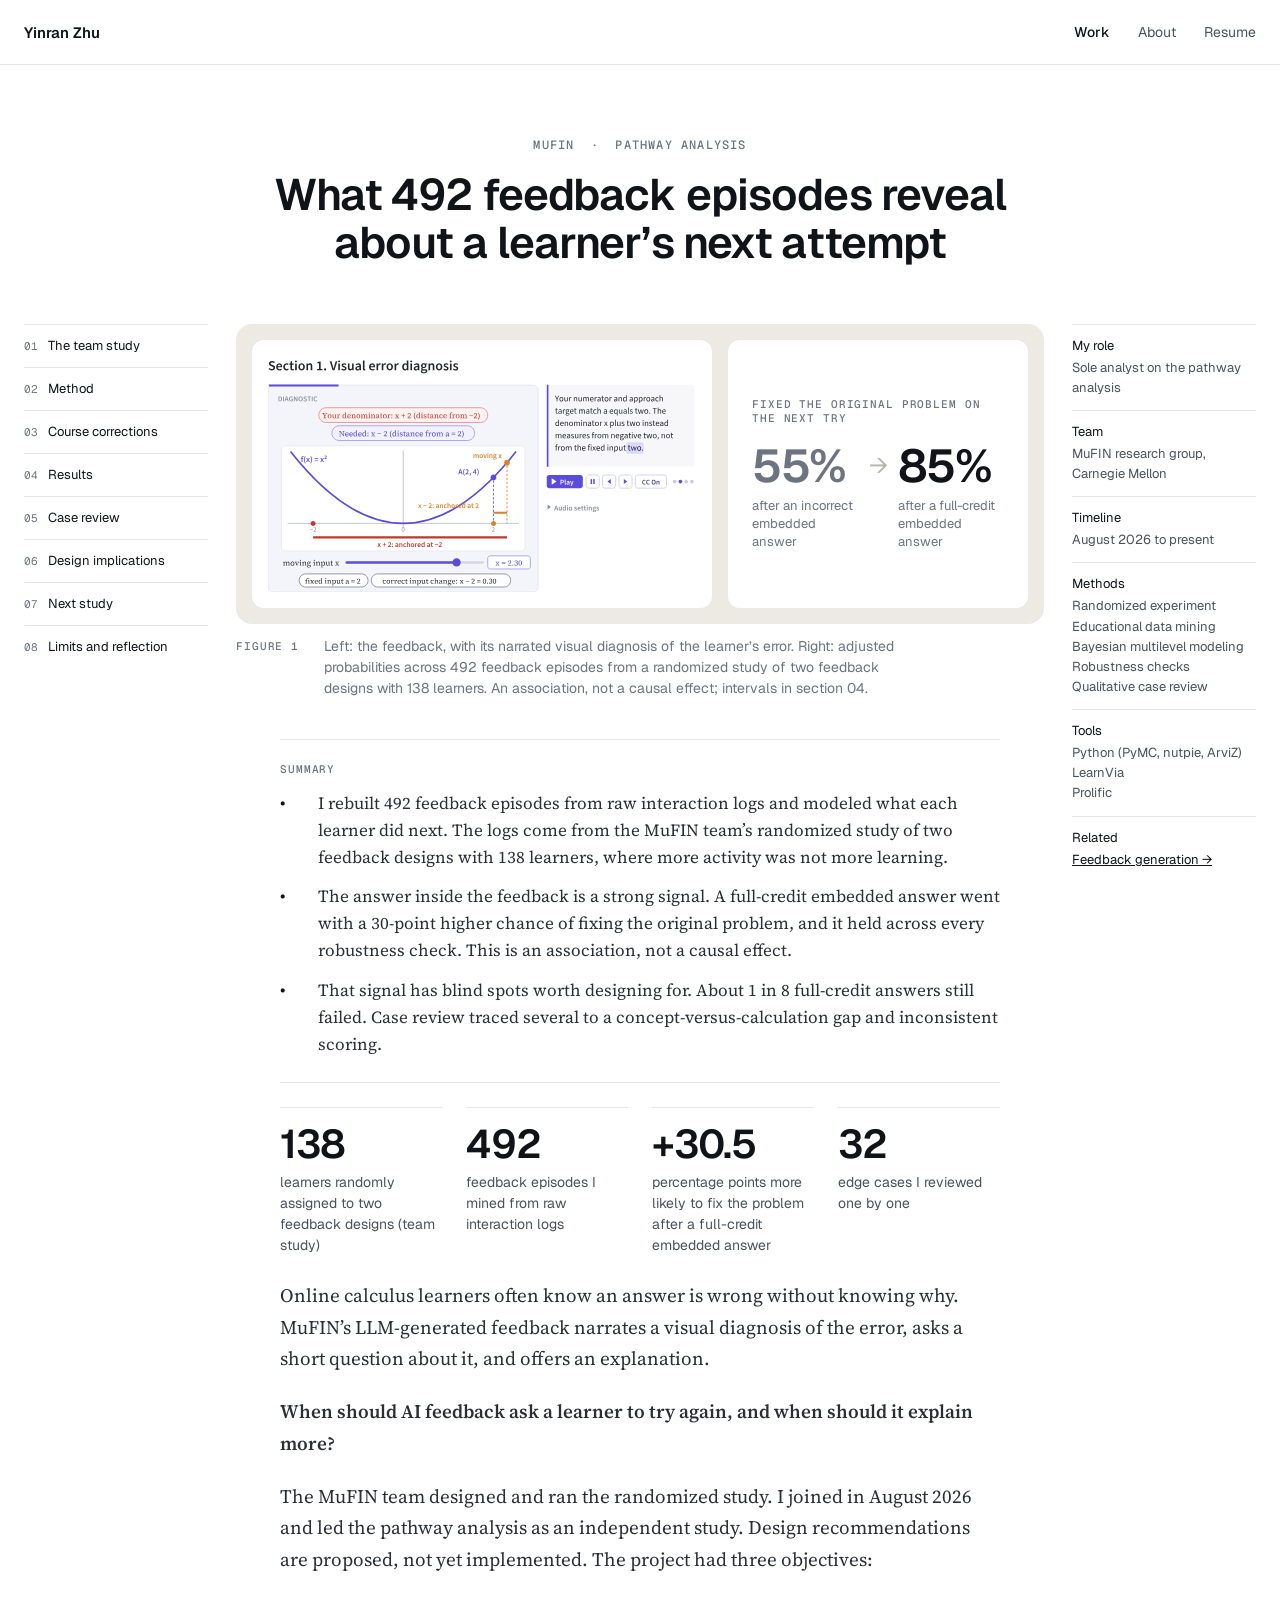
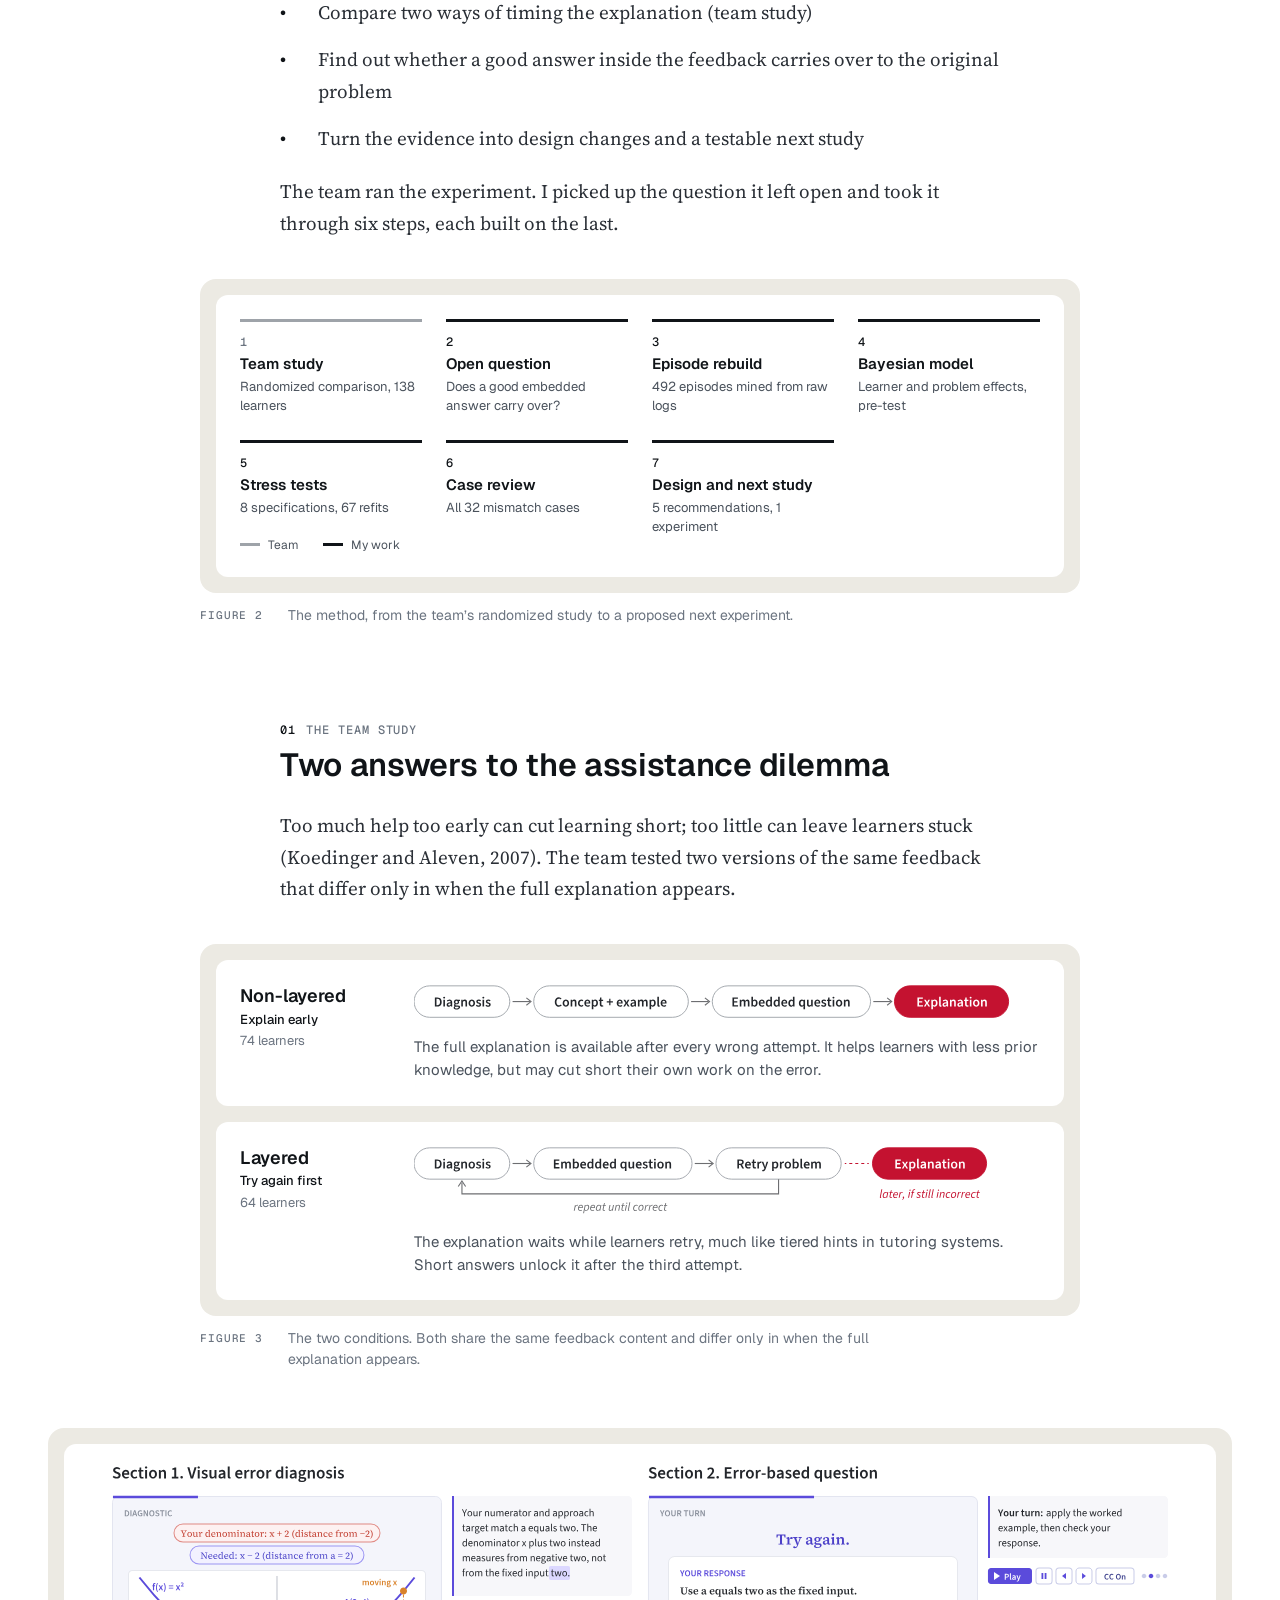
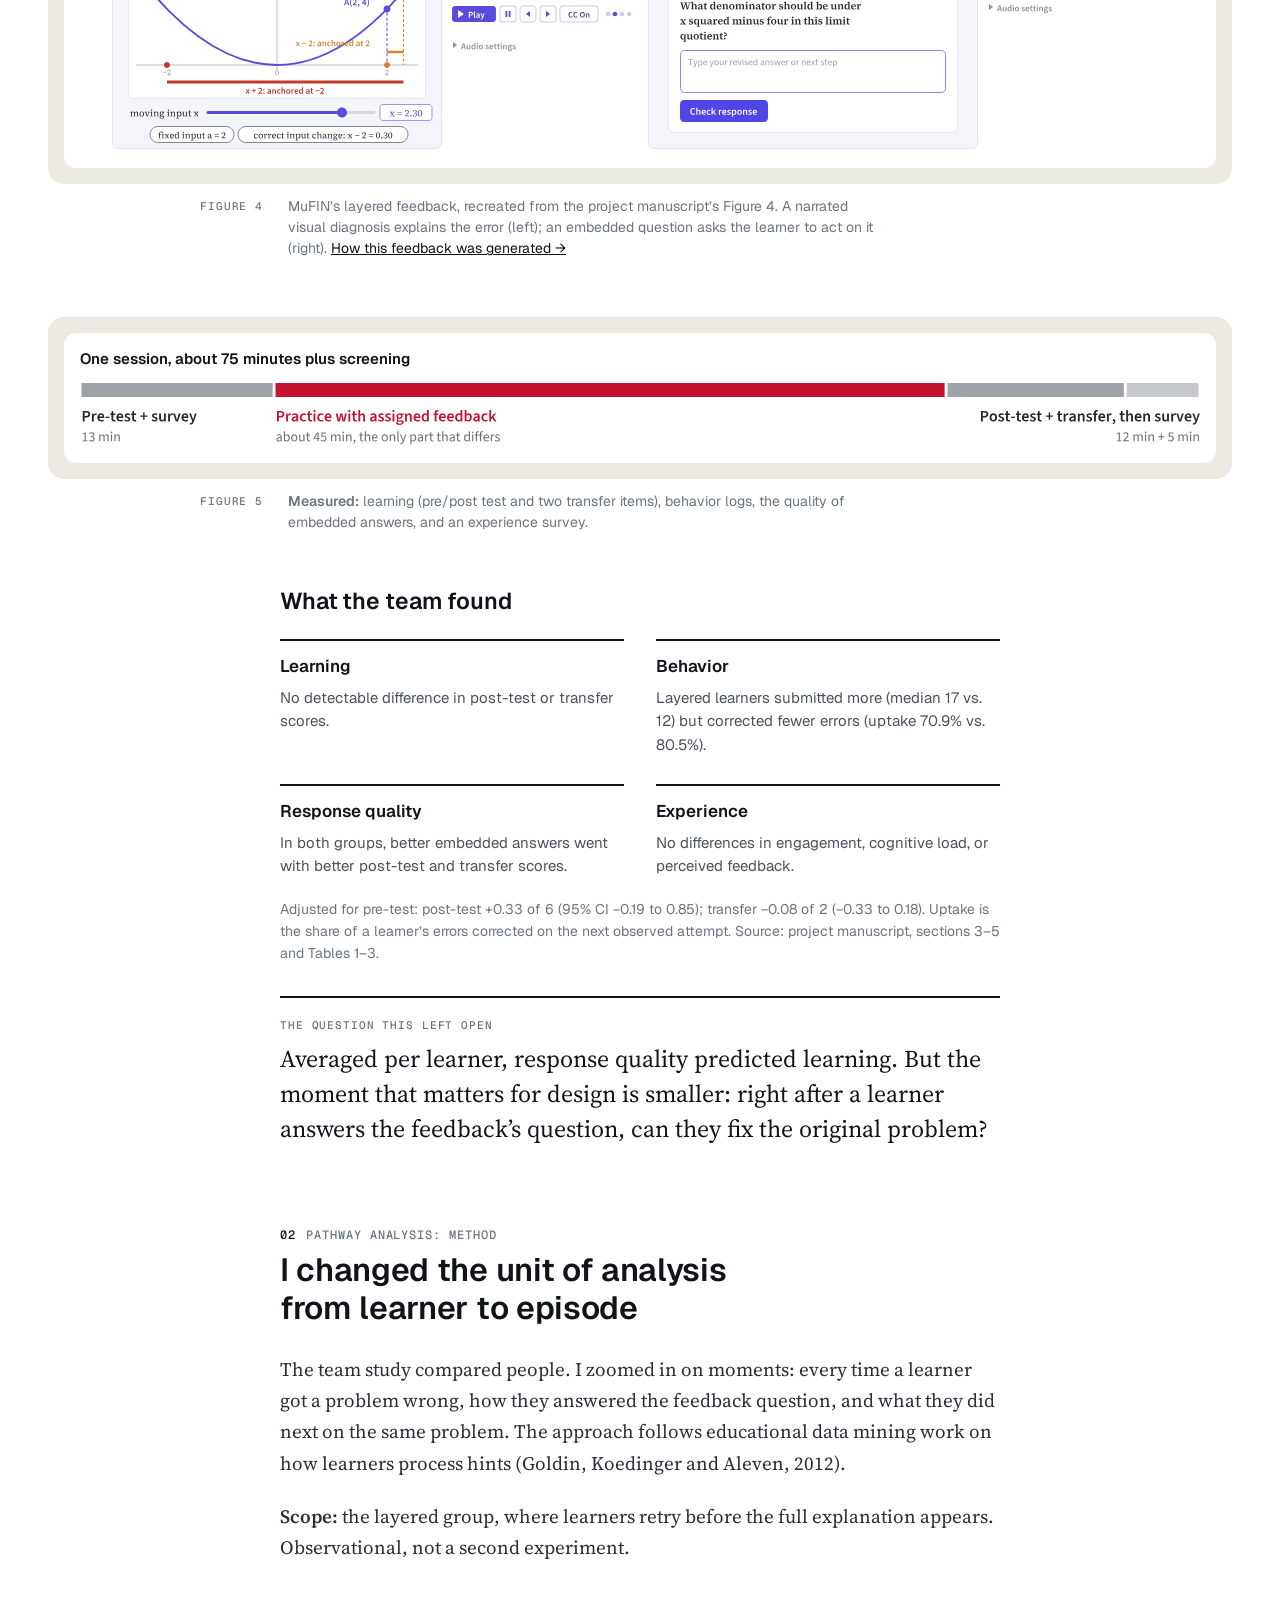
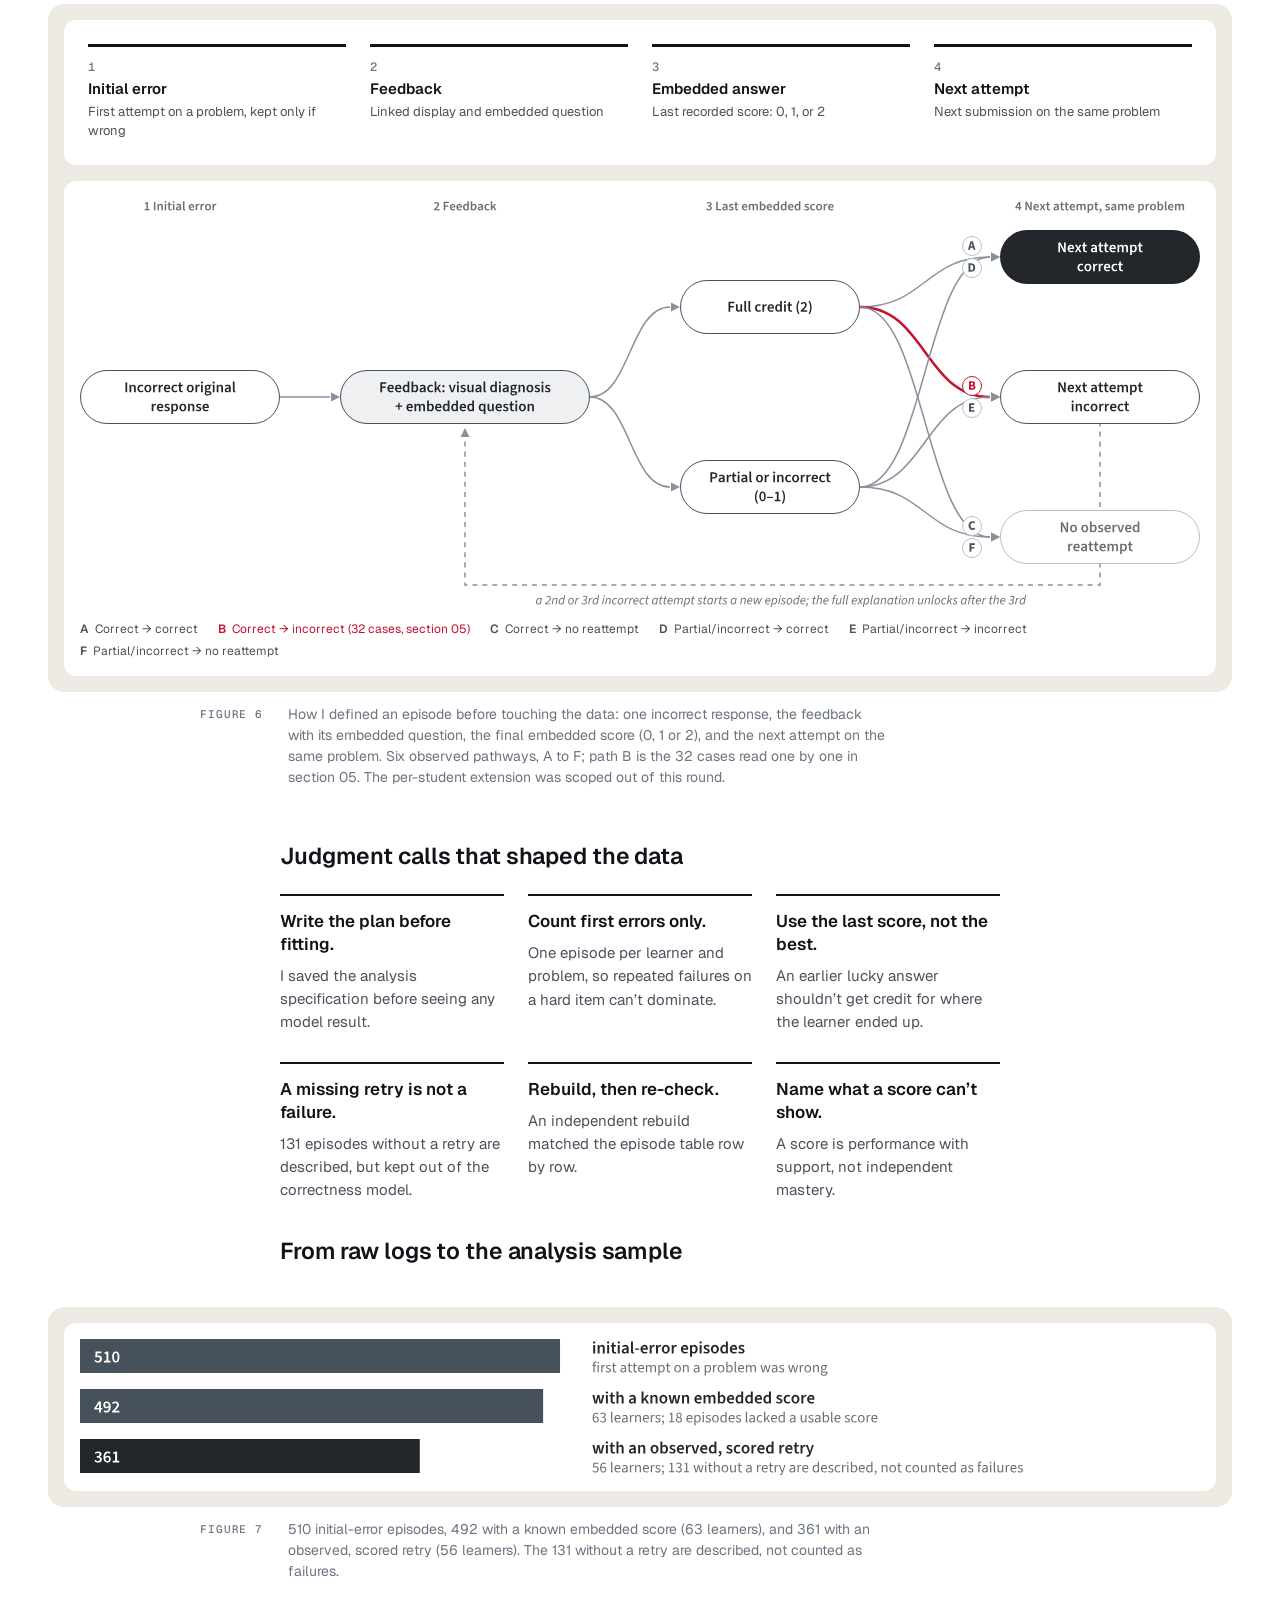
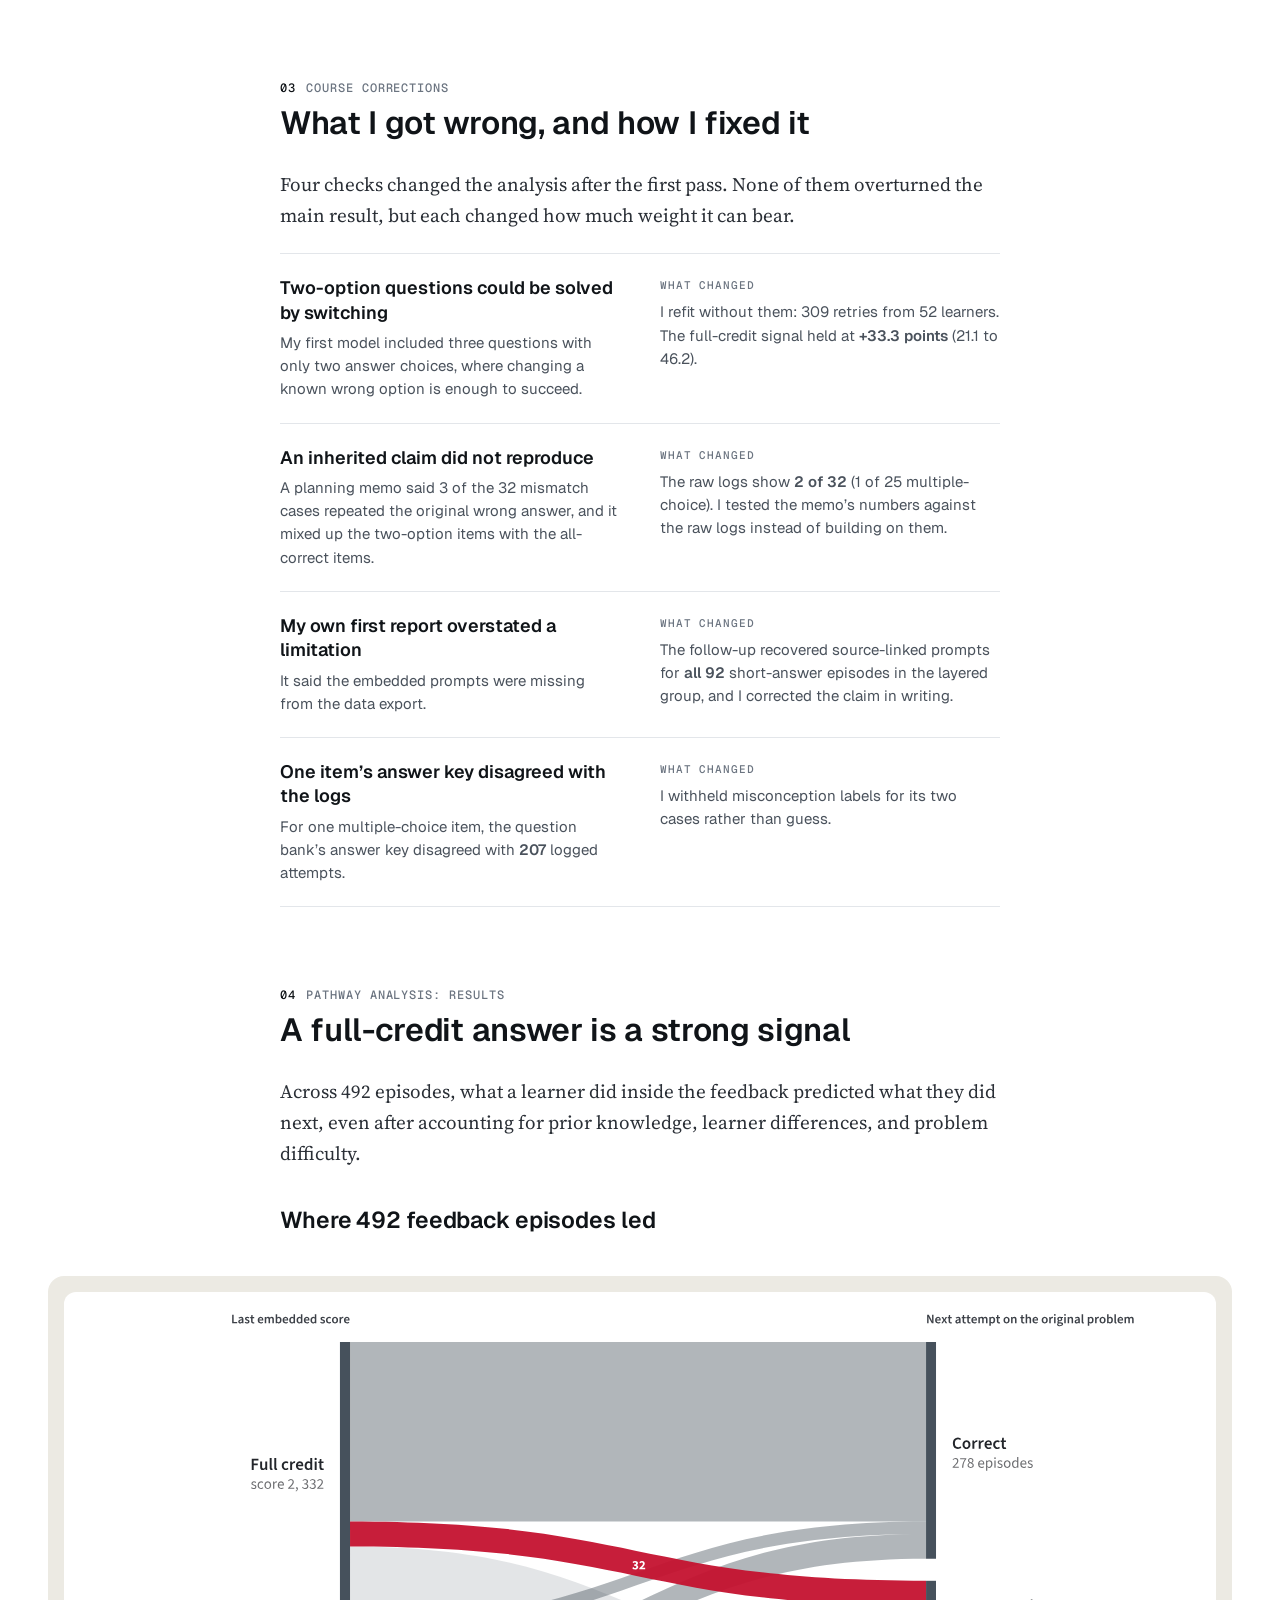
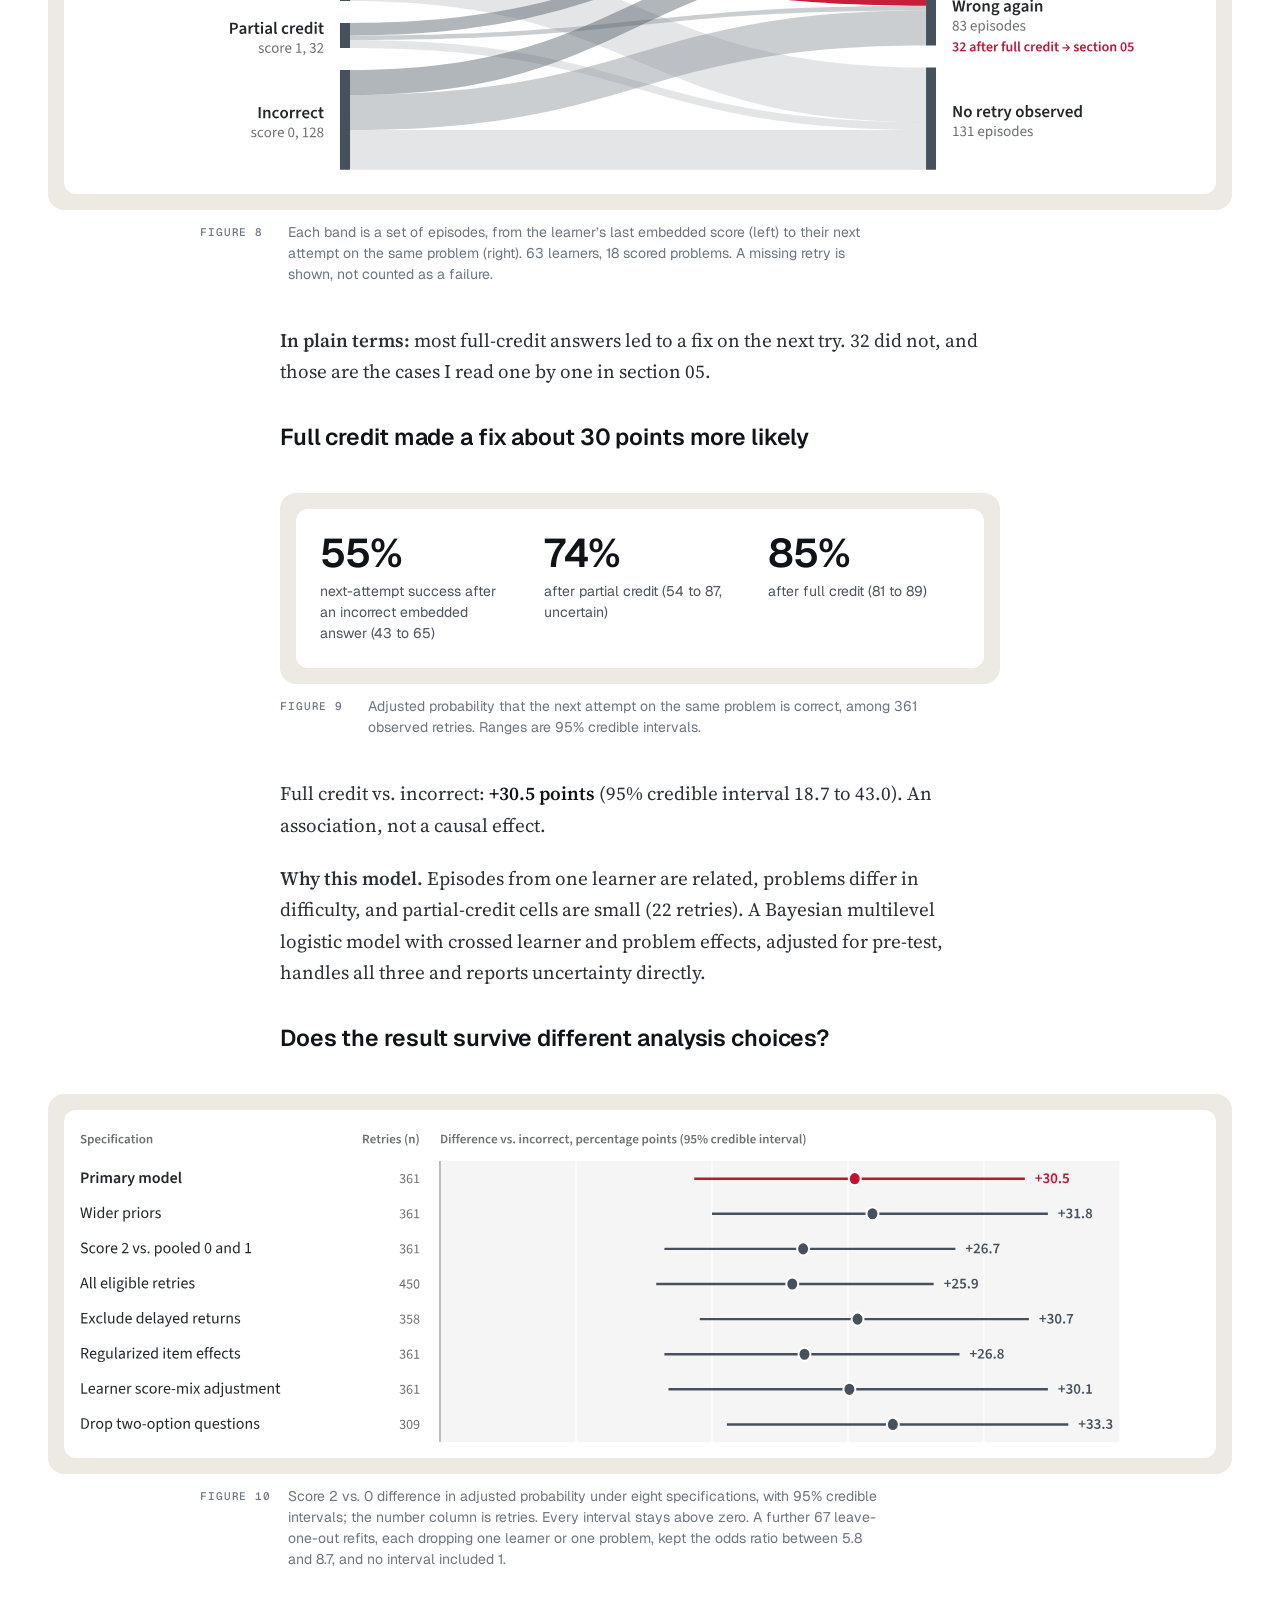
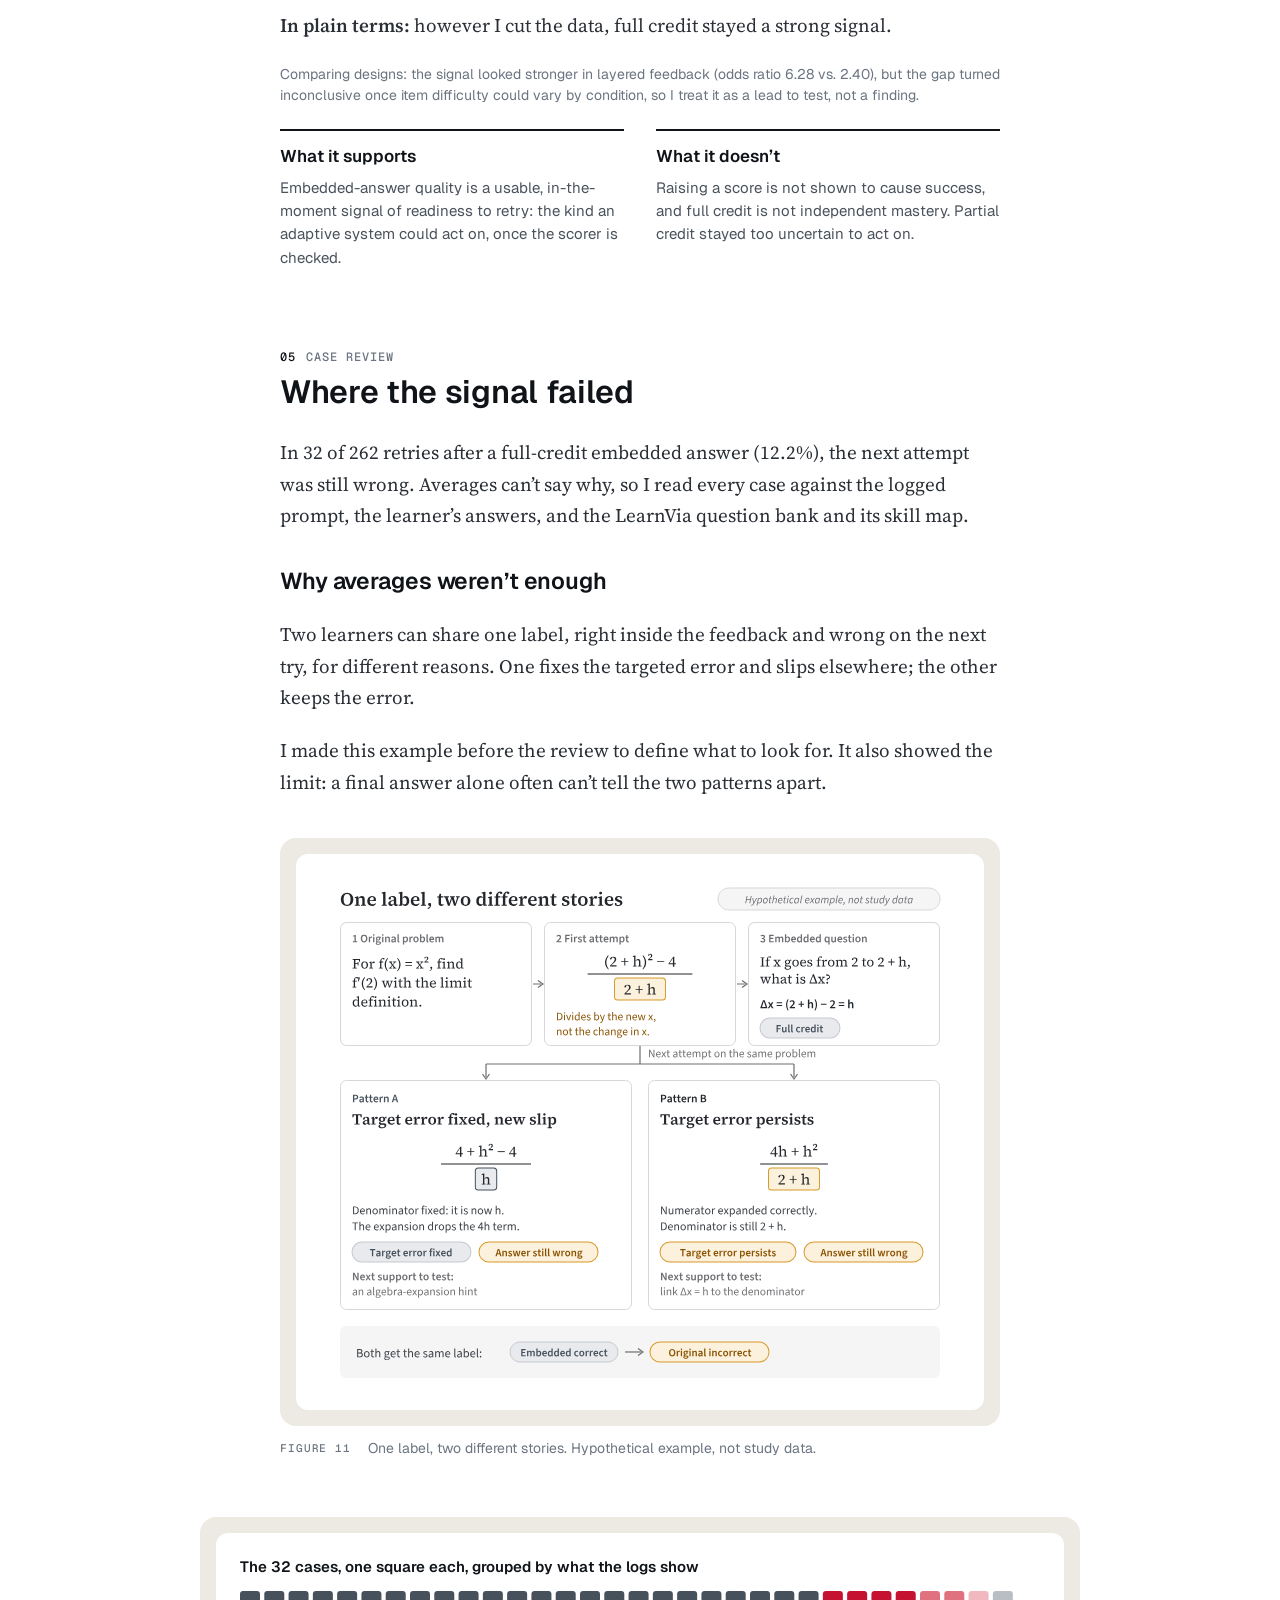
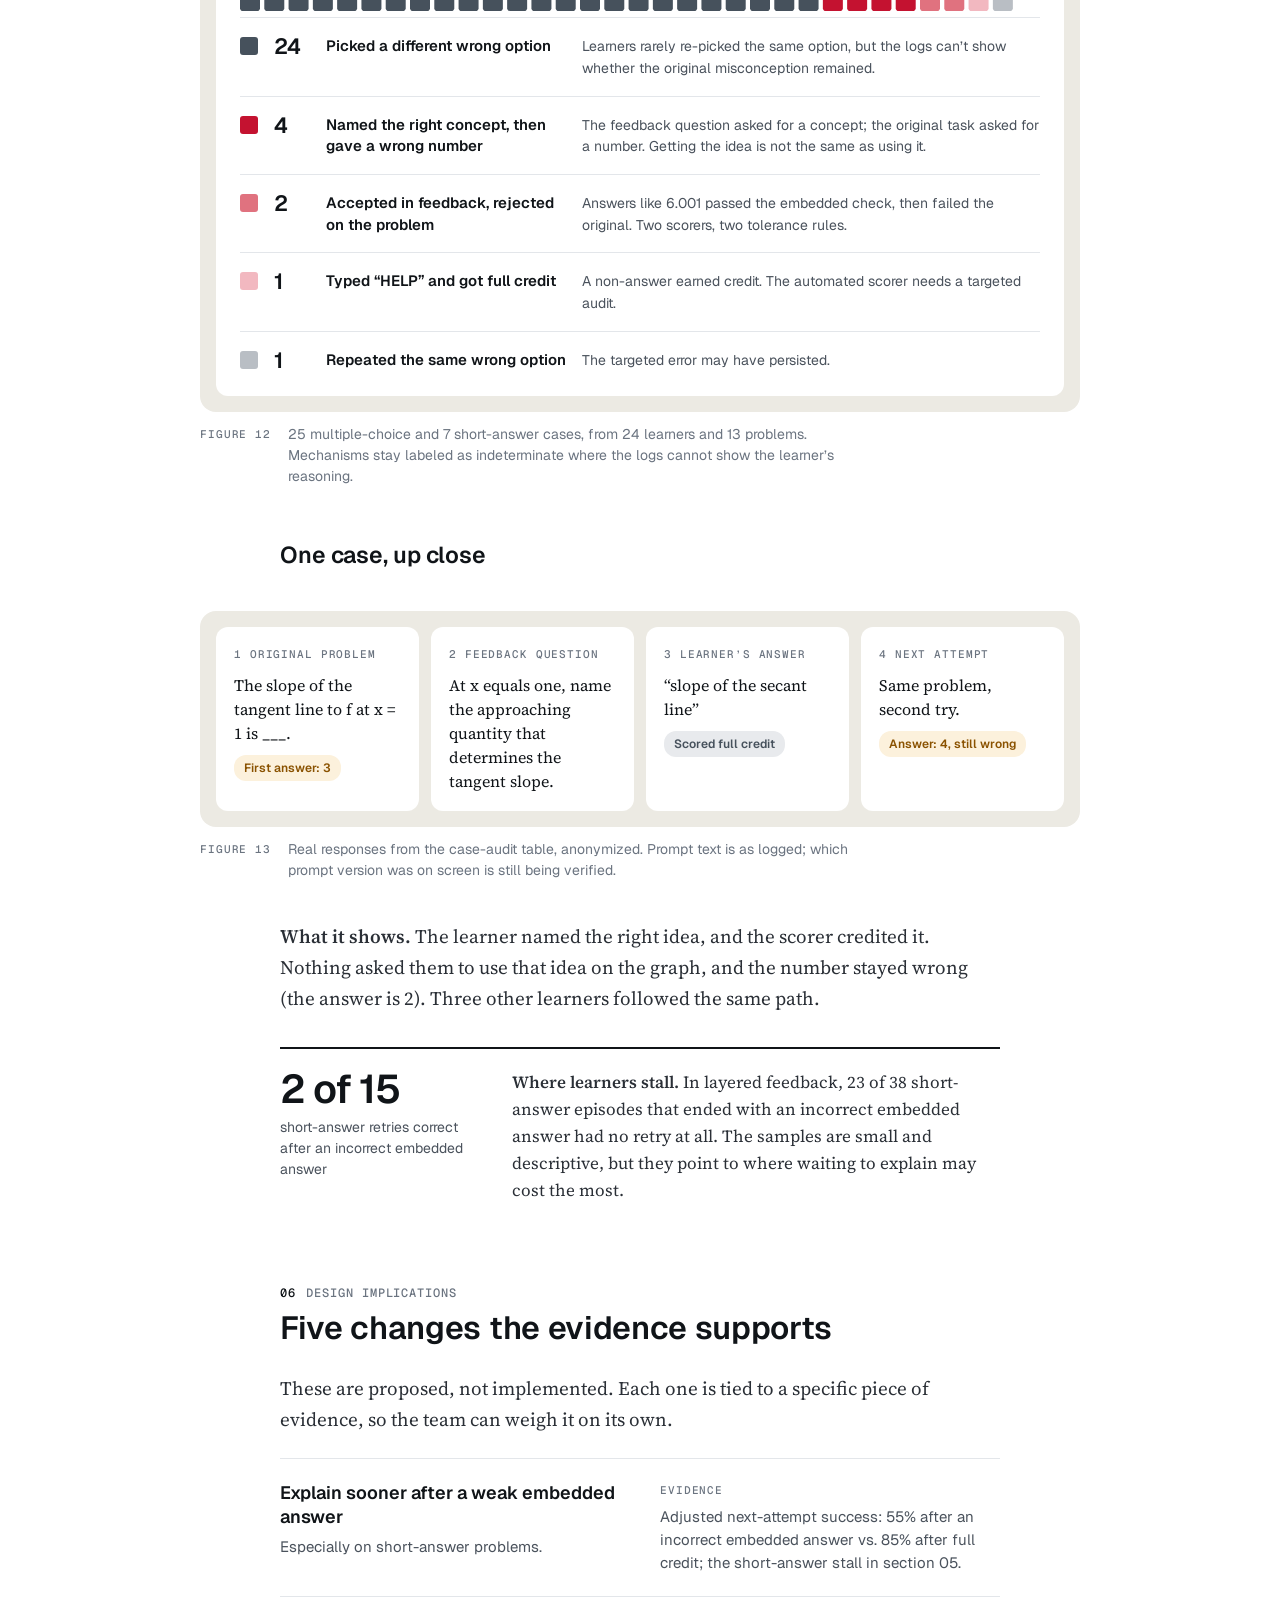
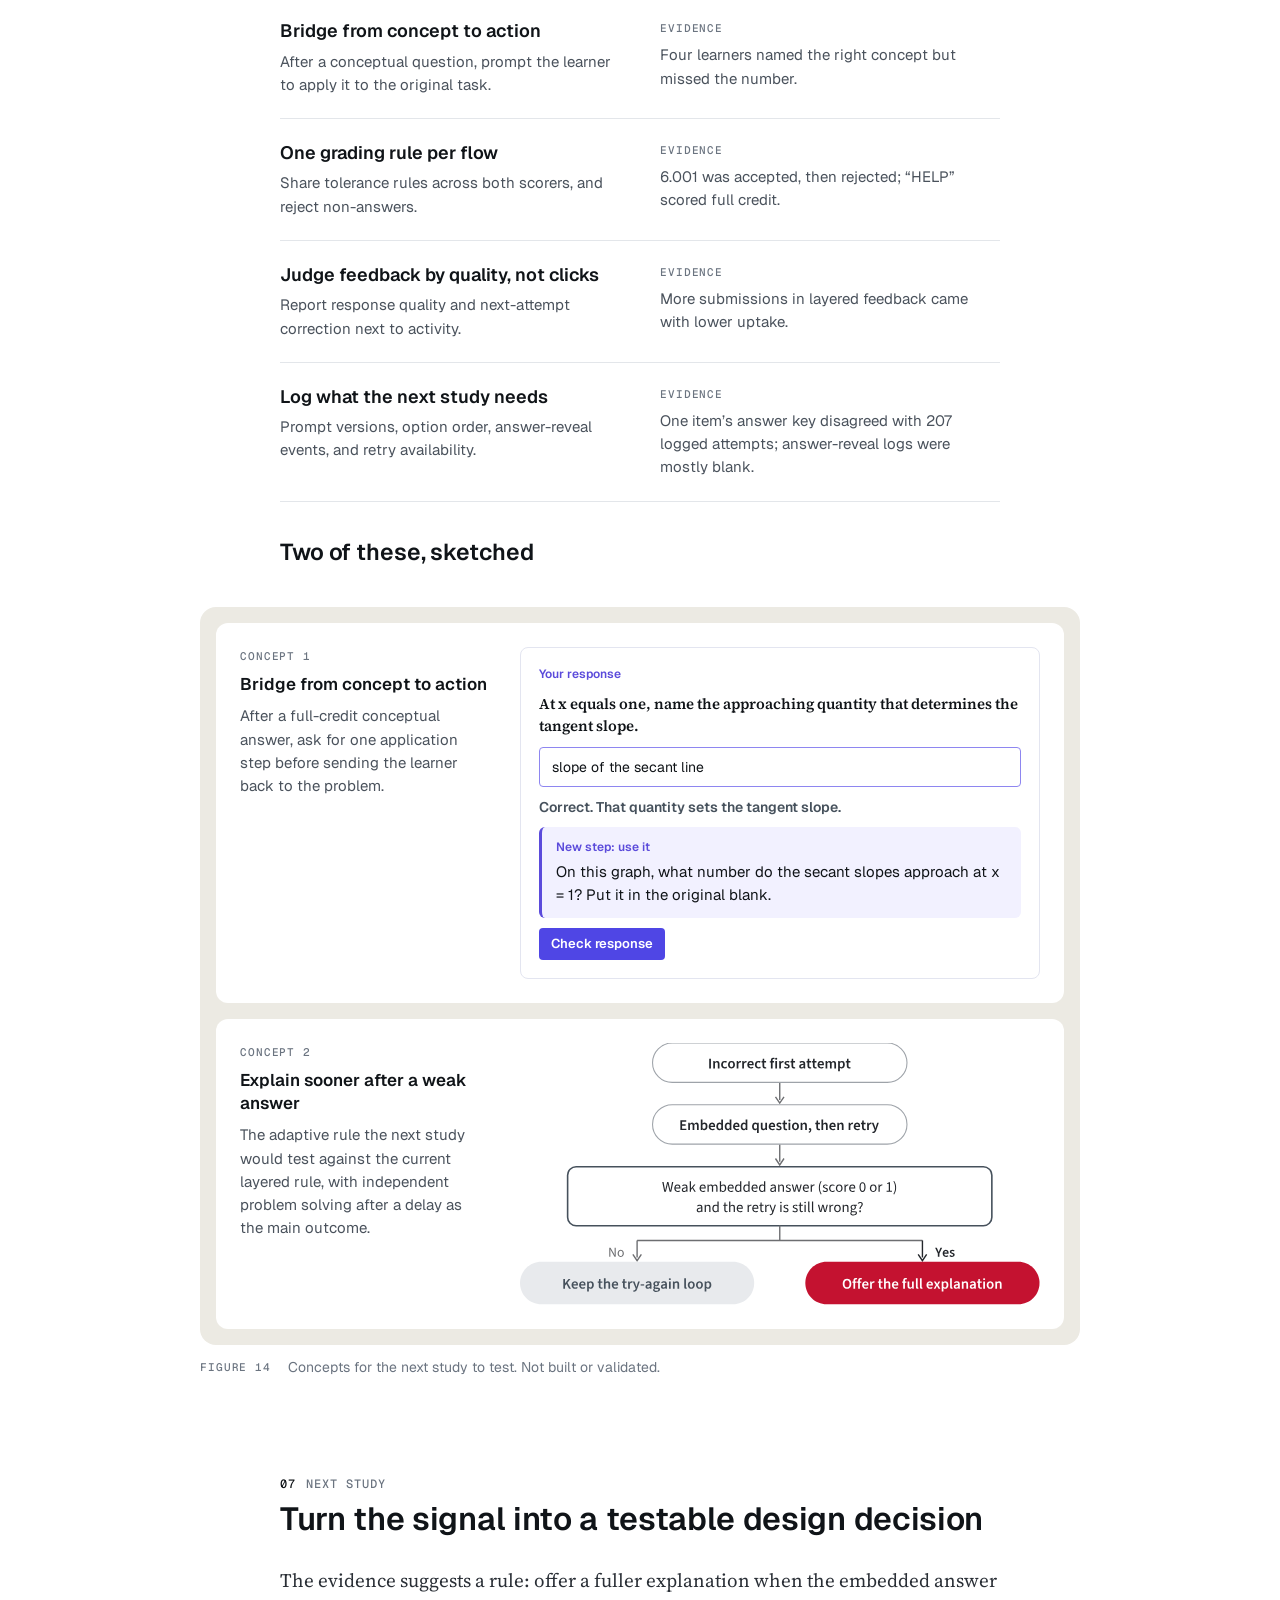
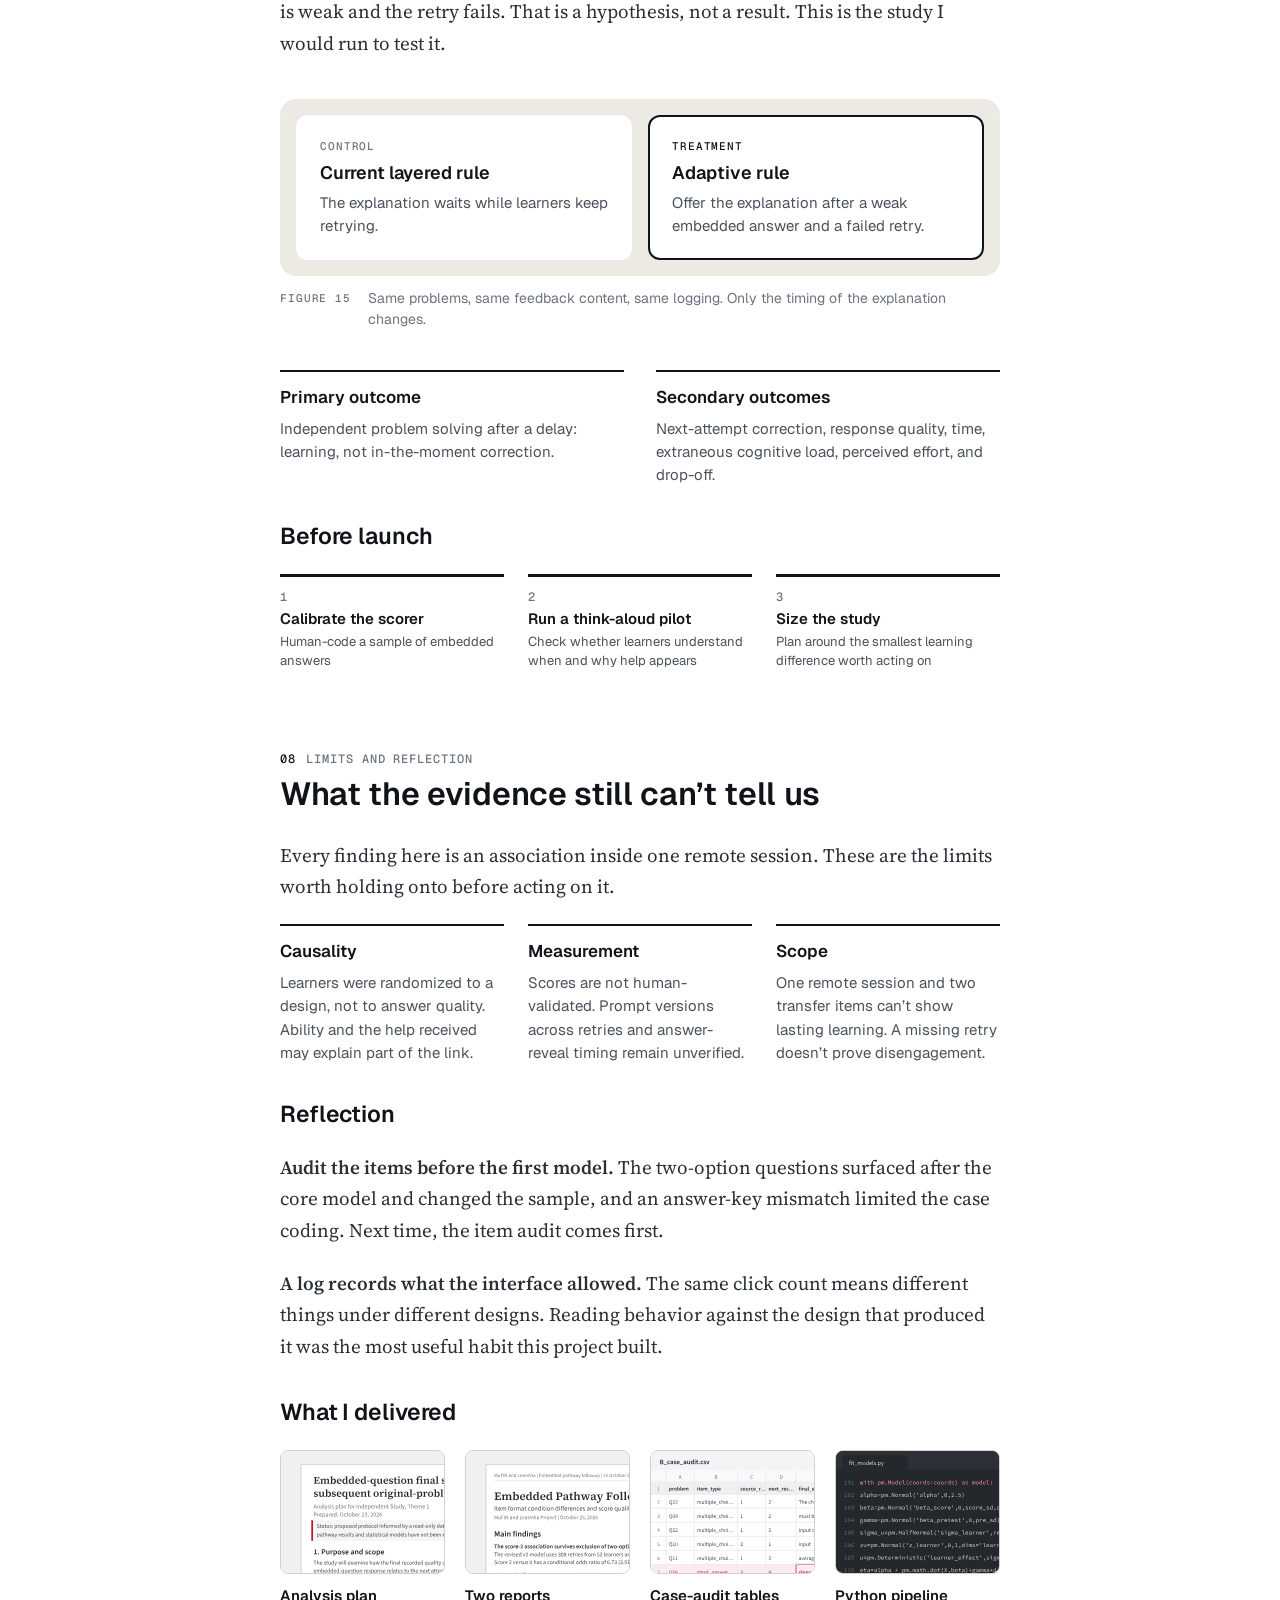
<file: work/mufin/index.html>
<!doctype html>
<html lang="en">
<head>
  <meta charset="utf-8">
  <meta name="viewport" content="width=device-width, initial-scale=1">
  <title>MuFIN Pathway Analysis — Yinran Zhu</title>
  <meta name="description" content="I rebuilt 492 feedback episodes from raw interaction logs and modeled what each learner did next. A full-credit answer to the feedback’s own question went with a 30-point higher chance of fixing the original problem, and 32 cases show where that signal breaks.">
  <link rel="canonical" href="https://friedfishzyr.github.io/work/mufin/">

  <meta property="og:type" content="article">
  <meta property="og:site_name" content="Yinran Zhu">
  <meta property="og:title" content="What 492 feedback episodes reveal about a learner’s next attempt — MuFIN Pathway Analysis">
  <meta property="og:description" content="I rebuilt 492 feedback episodes from raw interaction logs and modeled what each learner did next. A full-credit answer to the feedback’s own question went with a 30-point higher chance of fixing the original problem, and 32 cases show where that signal breaks.">
  <meta property="og:url" content="https://friedfishzyr.github.io/work/mufin/">
  <meta property="og:image" content="https://friedfishzyr.github.io/assets/og/mufin.png">
  <meta property="og:image:width" content="1200">
  <meta property="og:image:height" content="630">
  <meta property="og:image:alt" content="AI feedback interface for a calculus limits problem, with a graph diagnosing the learner’s error.">
  <meta name="twitter:card" content="summary_large_image">

  <link rel="icon" href="/favicon.svg" type="image/svg+xml">
  <link rel="icon" href="/favicon-32.png" sizes="32x32" type="image/png">
  <link rel="apple-touch-icon" href="/apple-touch-icon.png">

  <link rel="preconnect" href="https://fonts.googleapis.com">
  <link rel="preconnect" href="https://fonts.gstatic.com" crossorigin>
  <link rel="stylesheet" href="https://fonts.googleapis.com/css2?family=Geist:wght@400;500;600&family=Geist+Mono:wght@400;500&family=Source+Serif+4:opsz,wght@8..60,400;8..60,600&display=swap">
  <link rel="stylesheet" href="/css/base.css">
  <link rel="stylesheet" href="/css/article.css">
  <link rel="stylesheet" href="/css/case-study.css">
  <link rel="stylesheet" href="/css/mufin.css">
  <script src="/js/article.js" defer></script>
</head>
<body id="top">
  <a class="skip-link" href="#main">Skip to content</a>

  <header class="topbar">
    <div class="wrap topbar__bar">
      <a class="topbar__name" href="/">Yinran Zhu</a>
      <nav aria-label="Main">
        <ul class="topbar__links" role="list">
          <li><a class="is-current" href="/#work">Work</a></li>
          <li><a href="/#about">About</a></li>
          <li><a href="https://drive.google.com/file/d/1O2rjS-egwkg7gE3feCINcdZuq4Jirjwb/view?usp=sharing">Resume</a></li>
        </ul>
      </nav>
    </div>
  </header>

  <main id="main" class="article">

    <!-- ===== Lead row: the title, then contents rail, Figure 1, metadata rail ===== -->
    <div class="lead" id="lead">
      <header class="lead__head">
        <p class="eyebrow pre">MuFIN  ·  Pathway analysis</p>
        <h1 class="h1">What 492 feedback episodes reveal about a learner’s next attempt</h1>
      </header>

      <!-- Short labels here; each section keeps its full heading below. -->
      <nav class="toc" aria-label="Contents">
        <ol class="toc__list" role="list">
          <li><a href="#s01"><span class="toc__num">01</span><span class="toc__title">The team study</span></a></li>
          <li><a href="#s02"><span class="toc__num">02</span><span class="toc__title">Method</span></a></li>
          <li><a href="#s03"><span class="toc__num">03</span><span class="toc__title">Course corrections</span></a></li>
          <li><a href="#s04"><span class="toc__num">04</span><span class="toc__title">Results</span></a></li>
          <li><a href="#s05"><span class="toc__num">05</span><span class="toc__title">Case review</span></a></li>
          <li><a href="#s06"><span class="toc__num">06</span><span class="toc__title">Design implications</span></a></li>
          <li><a href="#s07"><span class="toc__num">07</span><span class="toc__title">Next study</span></a></li>
          <li><a href="#s08"><span class="toc__num">08</span><span class="toc__title">Limits and reflection</span></a></li>
        </ol>
      </nav>

      <!-- Narrow screens: the same contents list behind a disclosure.
           Only one of the two lists is displayed at any width. -->
      <details class="toc-mini">
        <summary>Contents</summary>
        <ol class="toc__list" role="list">
          <li><a href="#s01"><span class="toc__num">01</span><span class="toc__title">The team study</span></a></li>
          <li><a href="#s02"><span class="toc__num">02</span><span class="toc__title">Method</span></a></li>
          <li><a href="#s03"><span class="toc__num">03</span><span class="toc__title">Course corrections</span></a></li>
          <li><a href="#s04"><span class="toc__num">04</span><span class="toc__title">Results</span></a></li>
          <li><a href="#s05"><span class="toc__num">05</span><span class="toc__title">Case review</span></a></li>
          <li><a href="#s06"><span class="toc__num">06</span><span class="toc__title">Design implications</span></a></li>
          <li><a href="#s07"><span class="toc__num">07</span><span class="toc__title">Next study</span></a></li>
          <li><a href="#s08"><span class="toc__num">08</span><span class="toc__title">Limits and reflection</span></a></li>
        </ol>
      </details>

      <figure class="fig lead__fig" id="fig1">
        <div class="mat lede-fig">
          <div class="card plate lede-fig__ui">
            <img src="/assets/mufin/hero-interface.svg" width="688" height="379" fetchpriority="high"
                 alt="MuFIN feedback, Section 1, visual error diagnosis: a graph of f(x) = x² shows the learner’s denominator x + 2 anchored at −2 instead of x − 2 anchored at 2, beside narrated text and audio controls.">
          </div>
          <div class="card pull">
            <p class="small-label">Fixed the original problem on the next try</p>
            <div class="pull__numbers">
              <div class="pull__col">
                <p class="pull__num">55%</p>
                <p class="pull__sub">after an incorrect embedded answer</p>
              </div>
              <p class="pull__arrow" aria-hidden="true">→</p>
              <div class="pull__col">
                <p class="pull__num pull__num--accent">85%</p>
                <p class="pull__sub">after a full-credit embedded answer</p>
              </div>
            </div>
          </div>
        </div>
        <figcaption class="caption">
          <span class="caption__label">Figure 1</span>
          <span class="caption__text">Left: the feedback, with its narrated visual diagnosis of the learner’s error. Right: adjusted probabilities across 492 feedback episodes from a randomized study of two feedback designs with 138 learners. An association, not a causal effect; intervals in section 04.</span>
        </figcaption>
      </figure>

      <dl class="meta">
        <div class="meta__item"><dt>My role</dt><dd>Sole analyst on the pathway analysis</dd></div>
        <div class="meta__item"><dt>Team</dt><dd>MuFIN research group, Carnegie Mellon</dd></div>
        <div class="meta__item"><dt>Timeline</dt><dd>August 2026 to present</dd></div>
        <div class="meta__item meta__item--topics"><dt>Methods</dt><dd><span>Randomized experiment</span> <span>Educational data mining</span> <span>Bayesian multilevel modeling</span> <span>Robustness checks</span> <span>Qualitative case review</span></dd></div>
        <div class="meta__item meta__item--topics"><dt>Tools</dt><dd><span>Python (PyMC, nutpie, ArviZ)</span> <span>LearnVia</span> <span>Prolific</span></dd></div>
        <div class="meta__item meta__item--topics"><dt>Related</dt><dd><span><a href="/work/mufin-generation/">Feedback generation →</a></span></dd></div>
      </dl>

      <section class="summary" aria-labelledby="summary-label">
        <h2 class="small-label" id="summary-label">Summary</h2>
        <ul class="bullets bullets--summary" role="list">
          <li>I rebuilt 492 feedback episodes from raw interaction logs and modeled what each learner did next. The logs come from the MuFIN team’s randomized study of two feedback designs with 138 learners, where more activity was not more learning.</li>
          <li>The answer inside the feedback is a strong signal. A full-credit embedded answer went with a 30-point higher chance of fixing the original problem, and it held across every robustness check. This is an association, not a causal effect.</li>
          <li>That signal has blind spots worth designing for. About 1 in 8 full-credit answers still failed. Case review traced several to a concept-versus-calculation gap and inconsistent scoring.</li>
        </ul>
      </section>
    </div>

    <ul class="stats" role="list">
      <li class="stat"><p class="stat__num">138</p><p class="stat__text">learners randomly assigned to two feedback designs (team study)</p></li>
      <li class="stat"><p class="stat__num">492</p><p class="stat__text">feedback episodes I mined from raw interaction logs</p></li>
      <li class="stat"><p class="stat__num stat__num--accent">+30.5</p><p class="stat__text">percentage points more likely to fix the problem after a full-credit embedded answer</p></li>
      <li class="stat"><p class="stat__num">32</p><p class="stat__text">edge cases I reviewed one by one</p></li>
    </ul>

    <!-- ===== Intro: context, question, scope and my role ===== -->
    <div class="prose">
      <p>Online calculus learners often know an answer is wrong without knowing why. MuFIN’s LLM-generated feedback narrates a visual diagnosis of the error, asks a short question about it, and offers an explanation.</p>
      <p class="strong">When should AI feedback ask a learner to try again, and when should it explain more?</p>
      <p>The MuFIN team designed and ran the randomized study. I joined in August 2026 and led the pathway analysis as an independent study. Design recommendations are proposed, not yet implemented. The project had three objectives:</p>
      <ul class="bullets" role="list">
        <li>Compare two ways of timing the explanation (team study)</li>
        <li>Find out whether a good answer inside the feedback carries over to the original problem</li>
        <li>Turn the evidence into design changes and a testable next study</li>
      </ul>
      <p>The team ran the experiment. I picked up the question it left open and took it through six steps, each built on the last.</p>
    </div>

    <figure class="fig fig--wide" id="fig2">
      <div class="mat">
        <div class="card card--pad">
          <ol class="steps steps--process" role="list">
            <li class="step step--team"><p class="step__num">1</p><p class="step__title">Team study</p><p class="step__text">Randomized comparison, 138 learners</p></li>
            <li class="step"><p class="step__num">2</p><p class="step__title">Open question</p><p class="step__text">Does a good embedded answer carry over?</p></li>
            <li class="step"><p class="step__num">3</p><p class="step__title">Episode rebuild</p><p class="step__text">492 episodes mined from raw logs</p></li>
            <li class="step"><p class="step__num">4</p><p class="step__title">Bayesian model</p><p class="step__text">Learner and problem effects, pre-test</p></li>
            <li class="step"><p class="step__num">5</p><p class="step__title">Stress tests</p><p class="step__text">8 specifications, 67 refits</p></li>
            <li class="step"><p class="step__num">6</p><p class="step__title">Case review</p><p class="step__text">All 32 mismatch cases</p></li>
            <li class="step"><p class="step__num">7</p><p class="step__title">Design and next study</p><p class="step__text">5 recommendations, 1 experiment</p></li>
          </ol>
          <ul class="legend" role="list">
            <li class="is-team">Team</li>
            <li>My work</li>
          </ul>
        </div>
      </div>
      <figcaption class="caption">
        <span class="caption__label">Figure 2</span>
        <span class="caption__text">The method, from the team’s randomized study to a proposed next experiment.</span>
      </figcaption>
    </figure>

    <!-- ===== 01 Team study ===== -->
    <section class="sec" id="s01" aria-labelledby="s01-title">
      <p class="kicker"><span class="kicker__num">01</span>The team study</p>
      <h2 class="h2" id="s01-title">Two answers to the assistance dilemma</h2>
      <p>Too much help too early can cut learning short; too little can leave learners stuck (Koedinger and Aleven, 2007). The team tested two versions of the same feedback that differ only in when the full explanation appears.</p>

      <figure class="fig fig--wide" id="fig3">
        <div class="mat mat--stack">
          <div class="card condition">
            <div class="condition__label">
              <h3 class="condition__name">Non-layered</h3>
              <p class="condition__mode">Explain early</p>
              <p class="condition__n">74 learners</p>
            </div>
            <div class="condition__flow">
              <div class="scroll-x" style="--min: 560px" tabindex="0" role="region" aria-label="Non-layered flow, scrolls sideways on small screens">
                <img src="/assets/mufin/flow-non-layered.svg" width="680" height="40" loading="lazy" decoding="async"
                     alt="Non-layered flow: Diagnosis, then Concept + example, then Embedded question, then Explanation.">
              </div>
              <p>The full explanation is available after every wrong attempt. It helps learners with less prior knowledge, but may cut short their own work on the error.</p>
            </div>
          </div>
          <div class="card condition">
            <div class="condition__label">
              <h3 class="condition__name">Layered</h3>
              <p class="condition__mode">Try again first</p>
              <p class="condition__n">64 learners</p>
            </div>
            <div class="condition__flow">
              <div class="scroll-x" style="--min: 560px" tabindex="0" role="region" aria-label="Layered flow, scrolls sideways on small screens">
                <img src="/assets/mufin/flow-layered.svg" width="680" height="76" loading="lazy" decoding="async"
                     alt="Layered flow: Diagnosis, then Embedded question, then Retry problem, repeating until correct; the Explanation comes later, if still incorrect.">
              </div>
              <p>The explanation waits while learners retry, much like tiered hints in tutoring systems. Short answers unlock it after the third attempt.</p>
            </div>
          </div>
        </div>
        <figcaption class="caption">
          <span class="caption__label">Figure 3</span>
          <span class="caption__text">The two conditions. Both share the same feedback content and differ only in when the full explanation appears.</span>
        </figcaption>
      </figure>

      <figure class="fig fig--full" id="fig4">
        <div class="mat">
          <div class="card plate scroll-x" style="--min: 720px" tabindex="0" role="region" aria-label="Layered feedback interface, scrolls sideways on small screens">
            <img src="/assets/mufin/layered-feedback-interface.svg" width="1056" height="292" loading="lazy" decoding="async"
                 alt="Two feedback panels. Section 1, visual error diagnosis: a graph and narration explain the learner’s denominator error. Section 2, error-based question: “Try again.” with a question asking which denominator should be under x squared minus four, a response box and a Check response button.">
          </div>
        </div>
        <figcaption class="caption">
          <span class="caption__label">Figure 4</span>
          <span class="caption__text">MuFIN’s layered feedback, recreated from the project manuscript’s Figure 4. A narrated visual diagnosis explains the error (left); an embedded question asks the learner to act on it (right). <a href="/work/mufin-generation/">How this feedback was generated →</a></span>
        </figcaption>
      </figure>

      <figure class="fig fig--full" id="fig5">
        <div class="mat">
          <div class="card plate">
            <p class="card__title">One session, about 75 minutes plus screening</p>
            <div class="scroll-x" style="--min: 720px" tabindex="0" role="region" aria-label="Session timeline, scrolls sideways on small screens">
              <img src="/assets/mufin/session-timeline.svg" width="1120" height="64" loading="lazy" decoding="async"
                   alt="Session timeline: pre-test and survey, 13 minutes; practice with assigned feedback, about 45 minutes, the only part that differs; post-test and transfer, then survey, 12 minutes plus 5 minutes.">
            </div>
          </div>
        </div>
        <figcaption class="caption">
          <span class="caption__label">Figure 5</span>
          <span class="caption__text"><strong>Measured:</strong> learning (pre/post test and two transfer items), behavior logs, the quality of embedded answers, and an experience survey.</span>
        </figcaption>
      </figure>

      <h3 class="h3">What the team found</h3>
      <ul class="topics topics--2" role="list">
        <li class="topic"><h4 class="topic__title">Learning</h4><p>No detectable difference in post-test or transfer scores.</p></li>
        <li class="topic"><h4 class="topic__title">Behavior</h4><p>Layered learners submitted more (median 17 vs. 12) but corrected fewer errors (uptake 70.9% vs. 80.5%).</p></li>
        <li class="topic"><h4 class="topic__title">Response quality</h4><p>In both groups, better embedded answers went with better post-test and transfer scores.</p></li>
        <li class="topic"><h4 class="topic__title">Experience</h4><p>No differences in engagement, cognitive load, or perceived feedback.</p></li>
      </ul>
      <p class="note">Adjusted for pre-test: post-test +0.33 of 6 (95% CI −0.19 to 0.85); transfer −0.08 of 2 (−0.33 to 0.18). Uptake is the share of a learner’s errors corrected on the next observed attempt. Source: project manuscript, sections 3–5 and Tables 1–3.</p>

      <div class="callout">
        <p class="small-label">The question this left open</p>
        <p class="callout__text">Averaged per learner, response quality predicted learning. But the moment that matters for design is smaller: right after a learner answers the feedback’s question, can they fix the original problem?</p>
      </div>
    </section>

    <!-- ===== 02 Unit of analysis ===== -->
    <section class="sec" id="s02" aria-labelledby="s02-title">
      <p class="kicker"><span class="kicker__num">02</span>Pathway analysis: method</p>
      <h2 class="h2" id="s02-title">I changed the unit of analysis from learner to episode</h2>
      <p>The team study compared people. I zoomed in on moments: every time a learner got a problem wrong, how they answered the feedback question, and what they did next on the same problem. The approach follows educational data mining work on how learners process hints (Goldin, Koedinger and Aleven, 2012).</p>
      <p><strong>Scope:</strong> the layered group, where learners retry before the full explanation appears. Observational, not a second experiment.</p>

      <figure class="fig fig--full" id="fig6">
        <div class="mat mat--stack">
          <div class="card card--pad">
            <ol class="steps" role="list">
              <li class="step"><p class="step__num">1</p><p class="step__title">Initial error</p><p class="step__text">First attempt on a problem, kept only if wrong</p></li>
              <li class="step"><p class="step__num">2</p><p class="step__title">Feedback</p><p class="step__text">Linked display and embedded question</p></li>
              <li class="step"><p class="step__num">3</p><p class="step__title">Embedded answer</p><p class="step__text">Last recorded score: 0, 1, or 2</p></li>
              <li class="step"><p class="step__num">4</p><p class="step__title">Next attempt</p><p class="step__text">Next submission on the same problem</p></li>
            </ol>
          </div>
          <div class="card plate">
            <div class="scroll-x" style="--min: 760px" tabindex="0" role="region" aria-label="Episode pathways diagram, scrolls sideways on small screens">
              <img src="/assets/mufin/episode-pathways.svg" width="1120" height="410" loading="lazy" decoding="async"
                   alt="Episode pathways: an incorrect original response leads to feedback (visual diagnosis and embedded question), then to a last embedded score of full credit or partial/incorrect, then to the next attempt on the same problem: correct, incorrect, or no observed reattempt. Six paths are labeled A to F; path B, full credit then incorrect, is highlighted.">
            </div>
            <ul class="path-legend" role="list">
              <li><b>A</b><span>Correct → correct</span></li>
              <li class="is-accent"><b>B</b><span>Correct → incorrect (32 cases, section 05)</span></li>
              <li><b>C</b><span>Correct → no reattempt</span></li>
              <li><b>D</b><span>Partial/incorrect → correct</span></li>
              <li><b>E</b><span>Partial/incorrect → incorrect</span></li>
              <li><b>F</b><span>Partial/incorrect → no reattempt</span></li>
            </ul>
          </div>
        </div>
        <figcaption class="caption">
          <span class="caption__label">Figure 6</span>
          <span class="caption__text">How I defined an episode before touching the data: one incorrect response, the feedback with its embedded question, the final embedded score (0, 1 or 2), and the next attempt on the same problem. Six observed pathways, A to F; path B is the 32 cases read one by one in section 05. The per-student extension was scoped out of this round.</span>
        </figcaption>
      </figure>

      <h3 class="h3">Judgment calls that shaped the data</h3>
      <ul class="topics" role="list">
        <li class="topic"><h4 class="topic__title">Write the plan before fitting.</h4><p>I saved the analysis specification before seeing any model result.</p></li>
        <li class="topic"><h4 class="topic__title">Count first errors only.</h4><p>One episode per learner and problem, so repeated failures on a hard item can’t dominate.</p></li>
        <li class="topic"><h4 class="topic__title">Use the last score, not the best.</h4><p>An earlier lucky answer shouldn’t get credit for where the learner ended up.</p></li>
        <li class="topic"><h4 class="topic__title">A missing retry is not a failure.</h4><p>131 episodes without a retry are described, but kept out of the correctness model.</p></li>
        <li class="topic"><h4 class="topic__title">Rebuild, then re-check.</h4><p>An independent rebuild matched the episode table row by row.</p></li>
        <li class="topic"><h4 class="topic__title">Name what a score can’t show.</h4><p>A score is performance with support, not independent mastery.</p></li>
      </ul>

      <h3 class="h3">From raw logs to the analysis sample</h3>
      <figure class="fig fig--full" id="fig7">
        <div class="mat">
          <div class="card plate scroll-x" style="--min: 680px" tabindex="0" role="region" aria-label="Sample funnel, scrolls sideways on small screens">
            <img src="/assets/mufin/sample-funnel.svg" width="1120" height="136" loading="lazy" decoding="async"
                 alt="Sample funnel: 510 initial-error episodes (first attempt on a problem was wrong); 492 with a known embedded score (63 learners; 18 episodes lacked a usable score); 361 with an observed, scored retry (56 learners; 131 without a retry are described, not counted as failures).">
          </div>
        </div>
        <figcaption class="caption">
          <span class="caption__label">Figure 7</span>
          <span class="caption__text">510 initial-error episodes, 492 with a known embedded score (63 learners), and 361 with an observed, scored retry (56 learners). The 131 without a retry are described, not counted as failures.</span>
        </figcaption>
      </figure>
    </section>

    <!-- ===== 03 Course corrections ===== -->
    <section class="sec" id="s03" aria-labelledby="s03-title">
      <p class="kicker"><span class="kicker__num">03</span>Course corrections</p>
      <h2 class="h2" id="s03-title">What I got wrong, and how I fixed it</h2>
      <p>Four checks changed the analysis after the first pass. None of them overturned the main result, but each changed how much weight it can bear.</p>

      <ul class="rows" role="list">
        <li class="row">
          <div class="row__left">
            <h3 class="row__title">Two-option questions could be solved by switching</h3>
            <p>My first model included three questions with only two answer choices, where changing a known wrong option is enough to succeed.</p>
          </div>
          <div class="row__right">
            <p class="row__label">What changed</p>
            <p>I refit without them: 309 retries from 52 learners. The full-credit signal held at <strong>+33.3 points</strong> (21.1 to 46.2).</p>
          </div>
        </li>
        <li class="row">
          <div class="row__left">
            <h3 class="row__title">An inherited claim did not reproduce</h3>
            <p>A planning memo said 3 of the 32 mismatch cases repeated the original wrong answer, and it mixed up the two-option items with the all-correct items.</p>
          </div>
          <div class="row__right">
            <p class="row__label">What changed</p>
            <p>The raw logs show <strong>2 of 32</strong> (1 of 25 multiple-choice). I tested the memo’s numbers against the raw logs instead of building on them.</p>
          </div>
        </li>
        <li class="row">
          <div class="row__left">
            <h3 class="row__title">My own first report overstated a limitation</h3>
            <p>It said the embedded prompts were missing from the data export.</p>
          </div>
          <div class="row__right">
            <p class="row__label">What changed</p>
            <p>The follow-up recovered source-linked prompts for <strong>all 92</strong> short-answer episodes in the layered group, and I corrected the claim in writing.</p>
          </div>
        </li>
        <li class="row">
          <div class="row__left">
            <h3 class="row__title">One item’s answer key disagreed with the logs</h3>
            <p>For one multiple-choice item, the question bank’s answer key disagreed with <strong>207</strong> logged attempts.</p>
          </div>
          <div class="row__right">
            <p class="row__label">What changed</p>
            <p>I withheld misconception labels for its two cases rather than guess.</p>
          </div>
        </li>
      </ul>
    </section>

    <!-- ===== 04 Findings ===== -->
    <section class="sec" id="s04" aria-labelledby="s04-title">
      <p class="kicker"><span class="kicker__num">04</span>Pathway analysis: results</p>
      <h2 class="h2" id="s04-title">A full-credit answer is a strong signal</h2>
      <p>Across 492 episodes, what a learner did inside the feedback predicted what they did next, even after accounting for prior knowledge, learner differences, and problem difficulty.</p>

      <h3 class="h3">Where 492 feedback episodes led</h3>
      <figure class="fig fig--full" id="fig8">
        <div class="mat">
          <div class="card plate scroll-x" style="--min: 760px" tabindex="0" role="region" aria-label="Sankey chart of episode pathways, scrolls sideways on small screens">
            <img src="/assets/mufin/sankey-episode-pathways.svg" width="1120" height="470" loading="lazy" decoding="async"
                 alt="Sankey chart from last embedded score to next attempt on the original problem. Full credit (score 2, 332 episodes), partial credit (score 1, 32) and incorrect (score 0, 128) flow to correct (278 episodes), wrong again (83) and no retry observed (131). A highlighted band shows 32 full-credit episodes that ended wrong again.">
          </div>
        </div>
        <figcaption class="caption">
          <span class="caption__label">Figure 8</span>
          <span class="caption__text">Each band is a set of episodes, from the learner’s last embedded score (left) to their next attempt on the same problem (right). 63 learners, 18 scored problems. A missing retry is shown, not counted as a failure.</span>
        </figcaption>
      </figure>
      <p><strong>In plain terms:</strong> most full-credit answers led to a fix on the next try. 32 did not, and those are the cases I read one by one in section 05.</p>

      <h3 class="h3">Full credit made a fix about 30 points more likely</h3>
      <figure class="fig" id="fig9">
        <div class="mat">
          <div class="card card--pad">
            <ul class="probs" role="list">
              <li class="prob"><p class="prob__num">55%</p><p class="prob__text">next-attempt success after an incorrect embedded answer (43 to 65)</p></li>
              <li class="prob"><p class="prob__num">74%</p><p class="prob__text">after partial credit (54 to 87, uncertain)</p></li>
              <li class="prob"><p class="prob__num">85%</p><p class="prob__text">after full credit (81 to 89)</p></li>
            </ul>
          </div>
        </div>
        <figcaption class="caption">
          <span class="caption__label">Figure 9</span>
          <span class="caption__text">Adjusted probability that the next attempt on the same problem is correct, among 361 observed retries. Ranges are 95% credible intervals.</span>
        </figcaption>
      </figure>
      <p>Full credit vs. incorrect: <strong class="accent">+30.5 points</strong> (95% credible interval 18.7 to 43.0). An association, not a causal effect.</p>
      <p><strong>Why this model.</strong> Episodes from one learner are related, problems differ in difficulty, and partial-credit cells are small (22 retries). A Bayesian multilevel logistic model with crossed learner and problem effects, adjusted for pre-test, handles all three and reports uncertainty directly.</p>

      <h3 class="h3">Does the result survive different analysis choices?</h3>
      <figure class="fig fig--full" id="fig10">
        <div class="mat">
          <div class="card plate scroll-x" style="--min: 760px" tabindex="0" role="region" aria-label="Robustness forest plot, scrolls sideways on small screens">
            <img src="/assets/mufin/forest-plot-robustness.svg" width="1120" height="316" loading="lazy" decoding="async"
                 alt="Forest plot of the difference versus incorrect, in percentage points with 95% credible intervals, under eight specifications: primary model +30.5 (361 retries), wider priors +31.8 (361), score 2 vs. pooled 0 and 1 +26.7 (361), all eligible retries +25.9 (450), exclude delayed returns +30.7 (358), regularized item effects +26.8 (361), learner score-mix adjustment +30.1 (361), drop two-option questions +33.3 (309). Every interval stays above zero.">
          </div>
        </div>
        <figcaption class="caption">
          <span class="caption__label">Figure 10</span>
          <span class="caption__text">Score 2 vs. 0 difference in adjusted probability under eight specifications, with 95% credible intervals; the number column is retries. Every interval stays above zero. A further 67 leave-one-out refits, each dropping one learner or one problem, kept the odds ratio between 5.8 and 8.7, and no interval included 1.</span>
        </figcaption>
      </figure>
      <p><strong>In plain terms:</strong> however I cut the data, full credit stayed a strong signal.</p>
      <p class="note">Comparing designs: the signal looked stronger in layered feedback (odds ratio 6.28 vs. 2.40), but the gap turned inconclusive once item difficulty could vary by condition, so I treat it as a lead to test, not a finding.</p>

      <div class="topics topics--2">
        <div class="topic"><h3 class="topic__title">What it supports</h3><p>Embedded-answer quality is a usable, in-the-moment signal of readiness to retry: the kind an adaptive system could act on, once the scorer is checked.</p></div>
        <div class="topic"><h3 class="topic__title">What it doesn’t</h3><p>Raising a score is not shown to cause success, and full credit is not independent mastery. Partial credit stayed too uncertain to act on.</p></div>
      </div>
    </section>

    <!-- ===== 05 Case review ===== -->
    <section class="sec" id="s05" aria-labelledby="s05-title">
      <p class="kicker"><span class="kicker__num">05</span>Case review</p>
      <h2 class="h2" id="s05-title">Where the signal failed</h2>
      <p>In 32 of 262 retries after a full-credit embedded answer (12.2%), the next attempt was still wrong. Averages can’t say why, so I read every case against the logged prompt, the learner’s answers, and the LearnVia question bank and its skill map.</p>

      <h3 class="h3">Why averages weren’t enough</h3>
      <p>Two learners can share one label, right inside the feedback and wrong on the next try, for different reasons. One fixes the targeted error and slips elsewhere; the other keeps the error.</p>
      <p>I made this example before the review to define what to look for. It also showed the limit: a final answer alone often can’t tell the two patterns apart.</p>
      <figure class="fig" id="fig11">
        <div class="mat">
          <div class="card plate scroll-x" style="--min: 560px" tabindex="0" role="region" aria-label="One label, two patterns example, scrolls sideways on small screens">
            <img src="/assets/mufin/one-label-two-patterns.svg" width="640" height="524" loading="lazy" decoding="async"
                 alt="Hypothetical example, “One label, two different stories”: for f(x) = x², find f′(2) with the limit definition. The first attempt divides by 2 + h instead of h; the embedded question about Δx gets full credit. Pattern A fixes the target error but drops the 4h term (next support: an algebra-expansion hint). Pattern B expands correctly but keeps 2 + h in the denominator (next support: link Δx = h to the denominator). Both get the same label: embedded correct, original incorrect.">
          </div>
        </div>
        <figcaption class="caption">
          <span class="caption__label">Figure 11</span>
          <span class="caption__text">One label, two different stories. Hypothetical example, not study data.</span>
        </figcaption>
      </figure>

      <figure class="fig fig--wide" id="fig12">
        <div class="mat">
          <div class="card card--pad">
            <p class="card__title">The 32 cases, one square each, grouped by what the logs show</p>
            <img class="cases__strip" src="/assets/mufin/32-cases.svg" width="1120" height="28" loading="lazy" decoding="async"
                 alt="32 squares colored by group: 24 picked a different wrong option, 4 named the right concept then gave a wrong number, 2 accepted in feedback but rejected on the problem, 1 typed “HELP” and got full credit, 1 repeated the same wrong option.">
            <ul class="cases" role="list">
              <li class="case"><span class="case__swatch" style="--sw: #46515c" aria-hidden="true"></span><p class="case__count">24</p><h3 class="case__title">Picked a different wrong option</h3><p class="case__text">Learners rarely re-picked the same option, but the logs can’t show whether the original misconception remained.</p></li>
              <li class="case"><span class="case__swatch" style="--sw: #c41230" aria-hidden="true"></span><p class="case__count">4</p><h3 class="case__title">Named the right concept, then gave a wrong number</h3><p class="case__text">The feedback question asked for a concept; the original task asked for a number. Getting the idea is not the same as using it.</p></li>
              <li class="case"><span class="case__swatch" style="--sw: #e0727f" aria-hidden="true"></span><p class="case__count">2</p><h3 class="case__title">Accepted in feedback, rejected on the problem</h3><p class="case__text">Answers like 6.001 passed the embedded check, then failed the original. Two scorers, two tolerance rules.</p></li>
              <li class="case"><span class="case__swatch" style="--sw: #f2b8c0" aria-hidden="true"></span><p class="case__count">1</p><h3 class="case__title">Typed “HELP” and got full credit</h3><p class="case__text">A non-answer earned credit. The automated scorer needs a targeted audit.</p></li>
              <li class="case"><span class="case__swatch" style="--sw: #b9bec4" aria-hidden="true"></span><p class="case__count">1</p><h3 class="case__title">Repeated the same wrong option</h3><p class="case__text">The targeted error may have persisted.</p></li>
            </ul>
          </div>
        </div>
        <figcaption class="caption">
          <span class="caption__label">Figure 12</span>
          <span class="caption__text">25 multiple-choice and 7 short-answer cases, from 24 learners and 13 problems. Mechanisms stay labeled as indeterminate where the logs cannot show the learner’s reasoning.</span>
        </figcaption>
      </figure>

      <h3 class="h3">One case, up close</h3>
      <figure class="fig fig--wide" id="fig13">
        <div class="mat">
          <ol class="case-steps" role="list">
            <li class="card case-step"><p class="case-step__label">1 Original problem</p><p class="case-step__text">The slope of the tangent line to f at x = 1 is ___.</p><p class="chip">First answer: 3</p></li>
            <li class="card case-step"><p class="case-step__label">2 Feedback question</p><p class="case-step__text">At x equals one, name the approaching quantity that determines the tangent slope.</p></li>
            <li class="card case-step"><p class="case-step__label">3 Learner’s answer</p><p class="case-step__text">“slope of the secant line”</p><p class="chip chip--neutral">Scored full credit</p></li>
            <li class="card case-step"><p class="case-step__label">4 Next attempt</p><p class="case-step__text">Same problem, second try.</p><p class="chip">Answer: 4, still wrong</p></li>
          </ol>
        </div>
        <figcaption class="caption">
          <span class="caption__label">Figure 13</span>
          <span class="caption__text">Real responses from the case-audit table, anonymized. Prompt text is as logged; which prompt version was on screen is still being verified.</span>
        </figcaption>
      </figure>
      <p><strong>What it shows.</strong> The learner named the right idea, and the scorer credited it. Nothing asked them to use that idea on the graph, and the number stayed wrong (the answer is 2). Three other learners followed the same path.</p>

      <div class="callout callout--stat">
        <div class="callout__stat">
          <p class="stat__num">2 of 15</p>
          <p class="stat__text">short-answer retries correct after an incorrect embedded answer</p>
        </div>
        <p class="callout__body"><strong>Where learners stall.</strong> In layered feedback, 23 of 38 short-answer episodes that ended with an incorrect embedded answer had no retry at all. The samples are small and descriptive, but they point to where waiting to explain may cost the most.</p>
      </div>
    </section>

    <!-- ===== 06 Design implications ===== -->
    <section class="sec" id="s06" aria-labelledby="s06-title">
      <p class="kicker"><span class="kicker__num">06</span>Design implications</p>
      <h2 class="h2" id="s06-title">Five changes the evidence supports</h2>
      <p>These are proposed, not implemented. Each one is tied to a specific piece of evidence, so the team can weigh it on its own.</p>

      <ol class="rows" role="list">
        <li class="row">
          <div class="row__left"><h3 class="row__title">Explain sooner after a weak embedded answer</h3><p>Especially on short-answer problems.</p></div>
          <div class="row__right"><p class="row__label">Evidence</p><p>Adjusted next-attempt success: 55% after an incorrect embedded answer vs. 85% after full credit; the short-answer stall in section 05.</p></div>
        </li>
        <li class="row">
          <div class="row__left"><h3 class="row__title">Bridge from concept to action</h3><p>After a conceptual question, prompt the learner to apply it to the original task.</p></div>
          <div class="row__right"><p class="row__label">Evidence</p><p>Four learners named the right concept but missed the number.</p></div>
        </li>
        <li class="row">
          <div class="row__left"><h3 class="row__title">One grading rule per flow</h3><p>Share tolerance rules across both scorers, and reject non-answers.</p></div>
          <div class="row__right"><p class="row__label">Evidence</p><p>6.001 was accepted, then rejected; “HELP” scored full credit.</p></div>
        </li>
        <li class="row">
          <div class="row__left"><h3 class="row__title">Judge feedback by quality, not clicks</h3><p>Report response quality and next-attempt correction next to activity.</p></div>
          <div class="row__right"><p class="row__label">Evidence</p><p>More submissions in layered feedback came with lower uptake.</p></div>
        </li>
        <li class="row">
          <div class="row__left"><h3 class="row__title">Log what the next study needs</h3><p>Prompt versions, option order, answer-reveal events, and retry availability.</p></div>
          <div class="row__right"><p class="row__label">Evidence</p><p>One item’s answer key disagreed with 207 logged attempts; answer-reveal logs were mostly blank.</p></div>
        </li>
      </ol>

      <h3 class="h3">Two of these, sketched</h3>
      <figure class="fig fig--wide" id="fig14">
        <div class="mat mat--stack">
          <div class="card concept">
            <div class="concept__text">
              <p class="concept__label">Concept 1</p>
              <h4 class="concept__title">Bridge from concept to action</h4>
              <p>After a full-credit conceptual answer, ask for one application step before sending the learner back to the problem.</p>
            </div>
            <div class="mock" role="img" aria-label="Sketch of the embedded question with a new bridge step. Your response: At x equals one, name the approaching quantity that determines the tangent slope. Answer: slope of the secant line. Correct. That quantity sets the tangent slope. New step, use it: On this graph, what number do the secant slopes approach at x = 1? Put it in the original blank. Check response.">
              <p class="mock__eyebrow">Your response</p>
              <p class="mock__q">At x equals one, name the approaching quantity that determines the tangent slope.</p>
              <p class="mock__field">slope of the secant line</p>
              <p class="mock__ok">Correct. That quantity sets the tangent slope.</p>
              <div class="mock__bridge">
                <p class="mock__eyebrow">New step: use it</p>
                <p>On this graph, what number do the secant slopes approach at x = 1? Put it in the original blank.</p>
              </div>
              <p class="mock__button">Check response</p>
            </div>
          </div>
          <div class="card concept">
            <div class="concept__text">
              <p class="concept__label">Concept 2</p>
              <h4 class="concept__title">Explain sooner after a weak answer</h4>
              <p>The adaptive rule the next study would test against the current layered rule, with independent problem solving after a delay as the main outcome.</p>
            </div>
            <div class="concept__flow scroll-x" style="--min: 480px" tabindex="0" role="region" aria-label="Adaptive rule flow, scrolls sideways on small screens">
              <img src="/assets/mufin/adaptive-rule-flow.svg" width="635" height="320" loading="lazy" decoding="async"
                   alt="Adaptive explanation rule: incorrect first attempt, then embedded question and retry. If the embedded answer is weak (score 0 or 1) and the retry is still wrong, offer the full explanation; if not, keep the try-again loop.">
            </div>
          </div>
        </div>
        <figcaption class="caption">
          <span class="caption__label">Figure 14</span>
          <span class="caption__text">Concepts for the next study to test. Not built or validated.</span>
        </figcaption>
      </figure>
    </section>

    <!-- ===== 07 Next study ===== -->
    <section class="sec" id="s07" aria-labelledby="s07-title">
      <p class="kicker"><span class="kicker__num">07</span>Next study</p>
      <h2 class="h2" id="s07-title">Turn the signal into a testable design decision</h2>
      <p>The evidence suggests a rule: offer a fuller explanation when the embedded answer is weak and the retry fails. That is a hypothesis, not a result. This is the study I would run to test it.</p>

      <figure class="fig" id="fig15">
        <div class="mat arms">
          <div class="card arm"><p class="arm__label">Control</p><h3 class="arm__title">Current layered rule</h3><p>The explanation waits while learners keep retrying.</p></div>
          <div class="card arm arm--treatment"><p class="arm__label">Treatment</p><h3 class="arm__title">Adaptive rule</h3><p>Offer the explanation after a weak embedded answer and a failed retry.</p></div>
        </div>
        <figcaption class="caption">
          <span class="caption__label">Figure 15</span>
          <span class="caption__text">Same problems, same feedback content, same logging. Only the timing of the explanation changes.</span>
        </figcaption>
      </figure>

      <div class="topics topics--2">
        <div class="topic"><h3 class="topic__title">Primary outcome</h3><p>Independent problem solving after a delay: learning, not in-the-moment correction.</p></div>
        <div class="topic"><h3 class="topic__title">Secondary outcomes</h3><p>Next-attempt correction, response quality, time, extraneous cognitive load, perceived effort, and drop-off.</p></div>
      </div>

      <h3 class="h3">Before launch</h3>
      <ol class="steps steps--3" role="list">
        <li class="step"><p class="step__num">1</p><p class="step__title">Calibrate the scorer</p><p class="step__text">Human-code a sample of embedded answers</p></li>
        <li class="step"><p class="step__num">2</p><p class="step__title">Run a think-aloud pilot</p><p class="step__text">Check whether learners understand when and why help appears</p></li>
        <li class="step"><p class="step__num">3</p><p class="step__title">Size the study</p><p class="step__text">Plan around the smallest learning difference worth acting on</p></li>
      </ol>
    </section>

    <!-- ===== 08 Limits and reflection ===== -->
    <section class="sec" id="s08" aria-labelledby="s08-title">
      <p class="kicker"><span class="kicker__num">08</span>Limits and reflection</p>
      <h2 class="h2" id="s08-title">What the evidence still can’t tell us</h2>
      <p>Every finding here is an association inside one remote session. These are the limits worth holding onto before acting on it.</p>

      <ul class="topics" role="list">
        <li class="topic"><h3 class="topic__title">Causality</h3><p>Learners were randomized to a design, not to answer quality. Ability and the help received may explain part of the link.</p></li>
        <li class="topic"><h3 class="topic__title">Measurement</h3><p>Scores are not human-validated. Prompt versions across retries and answer-reveal timing remain unverified.</p></li>
        <li class="topic"><h3 class="topic__title">Scope</h3><p>One remote session and two transfer items can’t show lasting learning. A missing retry doesn’t prove disengagement.</p></li>
      </ul>

      <h3 class="h3">Reflection</h3>
      <p><strong>Audit the items before the first model.</strong> The two-option questions surfaced after the core model and changed the sample, and an answer-key mismatch limited the case coding. Next time, the item audit comes first.</p>
      <p><strong>A log records what the interface allowed.</strong> The same click count means different things under different designs. Reading behavior against the design that produced it was the most useful habit this project built.</p>

      <h3 class="h3">What I delivered</h3>
      <ul class="gallery" role="list">
        <li class="artifact">
          <img class="artifact__thumb" src="/assets/mufin/thumb-analysis-plan.svg" width="256" height="192" loading="lazy" decoding="async"
               alt="Recreated first page of the analysis plan document.">
          <h4 class="artifact__title">Analysis plan</h4>
          <p>Written and saved before any model was fit.</p>
        </li>
        <li class="artifact">
          <img class="artifact__thumb" src="/assets/mufin/thumb-follow-up-report.svg" width="256" height="192" loading="lazy" decoding="async"
               alt="Recreated first page of the follow-up report.">
          <h4 class="artifact__title">Two reports</h4>
          <p>Core results, then a follow-up with robustness and influence checks.</p>
        </li>
        <li class="artifact">
          <img class="artifact__thumb" src="/assets/mufin/thumb-case-audit.svg" width="256" height="192" loading="lazy" decoding="async"
               alt="Recreated excerpt of the case-audit table.">
          <h4 class="artifact__title">Case-audit tables</h4>
          <p>All 32 mismatch cases, item mapping, and scorer flags.</p>
        </li>
        <li class="artifact">
          <img class="artifact__thumb" src="/assets/mufin/thumb-fit-models.svg" width="256" height="192" loading="lazy" decoding="async"
               alt="Recreated excerpt of fit_models.py with model diagnostics.">
          <h4 class="artifact__title">Python pipeline</h4>
          <p>Episode rebuild and PyMC models, with seeds and diagnostics saved.</p>
        </li>
      </ul>
    </section>

    <!-- ===== Sources ===== -->
    <aside class="sources" aria-labelledby="sources-label">
      <h2 class="small-label" id="sources-label">Sources</h2>
      <ul role="list">
        <li>[1] MuFIN project manuscript. How Feedback Structure Shapes Interaction Pathways in LLM-Generated Interactive Multimodal Feedback. Sections 3–5, Tables 1–3, Figures 4 and 7.</li>
        <li>[2] Zhu, Y. Core Analysis Report: Final embedded scores and next original-problem correctness. October 23, 2026.</li>
        <li>[3] Zhu, Y. Embedded Pathway Follow-up Analysis, with item and case audit. October 25, 2026.</li>
        <li>[4] Koedinger, K. R., and Aleven, V. (2007). Exploring the assistance dilemma in experiments with Cognitive Tutors. Educational Psychology Review, 19(3), 239–264.</li>
        <li>[5] Goldin, I. M., Koedinger, K. R., and Aleven, V. (2012). Learner differences in hint processing. Proceedings of the 5th International Conference on Educational Data Mining, 73–80.</li>
      </ul>
    </aside>
  </main>

  <footer class="footer">
    <div class="wrap footer__bar">
      <div class="footer__id">
        <p class="footer__name">Yinran Zhu</p>
        <p class="footer__sub">MS in Learning Engineering, Human-Computer Interaction Institute, Carnegie Mellon University</p>
      </div>
      <div class="footer__links">
        <div class="footer__emails">
          <p class="footer__email"><span class="footer__label">Jobs</span> <a href="mailto:zhuyinran1231@gmail.com">zhuyinran1231@gmail.com</a></p>
          <p class="footer__email"><span class="footer__label">School</span> <a href="mailto:yinranz@andrew.cmu.edu">yinranz@andrew.cmu.edu</a></p>
        </div>
        <a class="footer__top" href="#top">Back to top</a>
      </div>
    </div>
  </footer>
</body>
</html>
</file>
<file: css/base.css>
/* ==========================================================================
   base.css — shared by every page: reset, layout helpers, accessibility.
   Each page adds its own stylesheet (home.css, keypalette.css, …) for its
   fonts, colors and components, so case studies keep their own look.
   ========================================================================== */

/* ---------- Reset ---------- */
*,
*::before,
*::after {
  box-sizing: border-box;
}

html {
  -webkit-text-size-adjust: 100%;
  text-size-adjust: 100%;
}

body {
  margin: 0;
  min-height: 100vh;
  text-rendering: optimizeLegibility;
  -webkit-font-smoothing: antialiased;
  -moz-osx-font-smoothing: grayscale;
}

h1, h2, h3, h4, h5, h6,
p, figure, blockquote, dl, dd, ol, ul {
  margin: 0;
}

ol[role="list"],
ul[role="list"] {
  list-style: none;
  padding: 0;
}

img,
svg,
video {
  display: block;
  max-width: 100%;
  height: auto;
}

a {
  color: inherit;
  text-decoration: none;
}

button {
  font: inherit;
}

/* ---------- Layout helpers ---------- */

/* Centered content column. Each page sets --wrap-max (content width in the
   1440px Figma frame) and --gutter (minimum side margin on small screens). */
.wrap {
  --wrap-max: 1120px;
  --gutter: 24px;
  width: min(var(--wrap-max), 100% - 2 * var(--gutter));
  margin-inline: auto;
}

.visually-hidden {
  position: absolute !important;
  width: 1px;
  height: 1px;
  padding: 0;
  margin: -1px;
  overflow: hidden;
  clip: rect(0 0 0 0);
  white-space: nowrap;
  border: 0;
}

/* Keeps runs of spaces from the Figma copy, e.g. "Case study  ·  KeyPalette" */
.pre {
  white-space: pre-wrap;
}

/* ---------- Accessibility ---------- */

.skip-link {
  position: absolute;
  left: 16px;
  top: -100px;
  z-index: 100;
  padding: 10px 16px;
  background: #111;
  color: #fff;
  font: 600 15px/1.2 system-ui, sans-serif;
}

.skip-link:focus {
  top: 16px;
}

:focus-visible {
  outline: 3px solid var(--focus-ring, #1a5fd0);
  outline-offset: 3px;
}

/* ---------- Interaction ---------- */

/* Hover color changes ease in instead of snapping (zeroed below for
   reduced motion). */
a {
  transition:
    color 0.15s ease,
    background-color 0.15s ease,
    border-color 0.15s ease,
    text-decoration-color 0.15s ease;
}

@media (prefers-reduced-motion: no-preference) {
  html {
    scroll-behavior: smooth;
  }
}

@media (prefers-reduced-motion: reduce) {
  *,
  *::before,
  *::after {
    animation-duration: 0.01ms !important;
    animation-iteration-count: 1 !important;
    transition-duration: 0.01ms !important;
    scroll-behavior: auto !important;
  }
}
</file>
<file: css/home.css>
/* ==========================================================================
   home.css — Home (index.html) and 404.
   A white page in ink and grey: the name on the left and plain links on
   the right, a large left-aligned statement whose three marked words
   filter the work, then one grid of pieces. Colour comes only from the
   covers. Geist + Geist Mono, same ink and greys as the four pieces.
   ========================================================================== */

:root {
  --bg: #ffffff;
  --ink: #101418;
  --body: #2a2f36;
  --secondary: #4a525c;
  --muted: #6b7480;
  /* Stepped-back text: the rest of the statement while one word is picked,
     and the slash separators. */
  --quiet: #8a9099;
  --rule: #e3e6ea;
  --control-border: #d5d9de;
  --hover: #f3f4f6;
  --dark: #101418;
  --dark-2: #1c2027;
  --dark-rule: #2f343b;
  --dark-muted: #aeb5c0;
  /* The interface is ink and grey; colour comes from the covers. */
  --focus-ring: #101418;

  --sans: "Geist", system-ui, -apple-system, "Segoe UI", sans-serif;
  /* Wordmark: wide geometric capitals (Archivo, expanded width). */
  --brand: "Archivo", "Geist", system-ui, sans-serif;
  --mono: "Geist Mono", ui-monospace, "SFMono-Regular", Menlo, monospace;
}

body {
  background: var(--bg);
  color: var(--ink);
  font-family: var(--sans);
}

.wrap {
  --wrap-max: 1280px;
  --gutter: 24px;
}

/* ---------- Header ---------- */

.hdr-sentinel {
  position: absolute;
  top: 0;
  left: 0;
  width: 1px;
  height: 32px;
  pointer-events: none;
}

.hdr {
  position: sticky;
  top: 0;
  z-index: 50;
  background: var(--bg);
  color: var(--ink);
  transition: background-color 0.3s ease, color 0.3s ease;
}

.hdr__bar {
  position: relative;
  display: flex;
  align-items: center;
  justify-content: space-between;
  gap: 24px;
  width: min(1280px, 100% - 48px);
  height: 88px;
  margin-inline: auto;
  transition: height 0.3s ease;
}

.hdr.is-scrolled {
  background: var(--dark);
  color: #fff;
  --focus-ring: #fff;
}

.hdr.is-scrolled .hdr__bar {
  height: 76px;
}

/* Brand: the full name, which collapses to "YZ" once scrolled. */
.brand {
  flex: none;
  color: inherit;
  font-family: var(--brand);
  font-stretch: 115%;
  font-weight: 600;
  font-size: 26px;
  line-height: 1;
  letter-spacing: 0.07em;
  white-space: nowrap;
  font-kerning: normal;
  transition: font-size 0.3s ease;
}

.brand__word {
  display: inline-flex;
  align-items: baseline;
}

.brand__c {
  display: inline-block;
  overflow: hidden;
  max-width: var(--w, 6em);
  white-space: pre;
  transition: max-width 0.45s cubic-bezier(0.4, 0, 0.2, 1), opacity 0.3s ease;
}

.hdr.is-scrolled .brand__c {
  max-width: 0;
  opacity: 0;
}

.hdr.is-scrolled .brand {
  font-size: 28px;
  letter-spacing: 0.01em;
}

/* The slash is drawn, not typed, so it matches the letters' stroke weight
   and sits exactly between baseline and cap height (0.687em in Archivo).
   In the full name it stands in for the I at a steep 24°. When the name
   collapses it tips to 42°, parallel to the Y's right arm and the Z's
   diagonal, and tucks in so "Y/Z" reads as one shape. */
.brand__slash {
  --a: 24deg;
  --t: 0.445; /* tan(--a) */
  --bw: 0.15em;
  position: relative;
  display: inline-block;
  width: calc(var(--bw) + 0.687em * var(--t));
  height: 0.687em;
  /* The Y's letter-spacing already sits before the slash; add the same after. */
  margin: 0 0.07em 0 0;
  transition: width 0.45s cubic-bezier(0.4, 0, 0.2, 1), margin 0.45s cubic-bezier(0.4, 0, 0.2, 1);
}

.brand__slash::before {
  content: "";
  position: absolute;
  left: 0;
  bottom: 0;
  width: var(--bw);
  height: 100%;
  background: currentColor;
  transform-origin: left bottom;
  transform: skewX(calc(var(--a) * -1));
  transition: transform 0.45s cubic-bezier(0.4, 0, 0.2, 1), width 0.45s cubic-bezier(0.4, 0, 0.2, 1);
}

.hdr.is-scrolled .brand__slash {
  --a: 42deg;
  --t: 0.9;
  --bw: 0.18em;
  margin: 0 -0.04em 0 -0.14em;
}

/* Links: plain text on the right. */
.hdr__links {
  display: flex;
}

.hdr__nav ul {
  display: flex;
  align-items: center;
  gap: 30px;
}

/* Also used on the <button> that js/home.js swaps in for a dropdown link. */
.nav__link {
  display: inline-flex;
  align-items: center;
  gap: 6px;
  padding: 8px 0;
  border: 0;
  background: none;
  color: inherit;
  font-family: var(--sans);
  font-weight: 400;
  font-size: 14.5px;
  letter-spacing: 0.01em;
  line-height: 1;
  white-space: nowrap;
  cursor: pointer;
  text-decoration: underline;
  text-decoration-color: transparent;
  text-decoration-thickness: 1.5px;
  text-underline-offset: 6px;
  transition: color 0.15s ease, text-decoration-color 0.15s ease;
}

.nav__link:hover,
.nav__link[aria-expanded="true"] {
  text-decoration-color: currentColor;
}

.nav__chev {
  width: 9px;
  height: 9px;
  fill: none;
  stroke: currentColor;
  stroke-width: 1.1;
  stroke-linecap: round;
  stroke-linejoin: round;
  transition: transform 0.2s ease;
}

.nav__link[aria-expanded="true"] .nav__chev {
  transform: rotate(180deg);
}

.hdr.is-scrolled .nav__link {
  color: #e3e6ea;
}

.hdr.is-scrolled .nav__link:hover,
.hdr.is-scrolled .nav__link[aria-expanded="true"] {
  color: #fff;
}

/* Dropdowns */
.dd {
  position: relative;
}

.dd__panel {
  position: absolute;
  top: calc(100% + 8px);
  right: -16px;
  z-index: 10;
  width: 360px;
  padding: 8px;
  border: 1px solid var(--rule);
  border-radius: 14px;
  background: #fff;
  box-shadow: 0 16px 40px rgba(16, 20, 24, 0.12);
  color: var(--ink);
  --focus-ring: #101418;
}

.hdr__nav .dd__panel ul {
  display: block;
}

.dd__panel--narrow {
  width: 300px;
}

.dd__panel a {
  display: block;
  padding: 10px 12px;
  border-radius: 8px;
  font-size: 14.5px;
  line-height: 1.35;
}

.dd__panel a:hover {
  background: var(--hover);
}

.dd__k {
  display: block;
  margin-bottom: 3px;
  font-family: var(--mono);
  font-size: 11px;
  letter-spacing: 0.08em;
  text-transform: uppercase;
  color: var(--muted);
}

.dd__all {
  margin-top: 4px;
  padding-top: 4px;
  border-top: 1px solid var(--rule);
}

.dd__all a {
  font-weight: 500;
  color: var(--ink);
}

/* Mobile menu button (shown by JS on narrow screens) */
.hdr__toggle {
  display: none;
  align-items: center;
  justify-content: center;
  width: 36px;
  height: 36px;
  border: 1px solid var(--control-border);
  border-radius: 10px;
  background: transparent;
  color: inherit;
  cursor: pointer;
}

.hdr__toggle svg {
  width: 18px;
  height: 18px;
  fill: none;
  stroke: currentColor;
  stroke-width: 1.2;
  stroke-linecap: round;
}

.hdr.is-scrolled .hdr__toggle {
  border-color: #3a4048;
}

/* ---------- Slash ----------
   The slash from the Y/Z mark, drawn rather than typed: a bar at cap
   height leaning 42°, the angle it takes in the mark. It separates items
   in a line (meta lines, the filter row, the line under the statement).
   Sized in em, so it follows the text around it. */

.sl {
  --sl-h: 0.7em;
  position: relative;
  display: inline-block;
  flex: none;
  width: calc(var(--sl-h) * 0.9 + 0.1em);
  height: var(--sl-h);
  margin: 0 0.6em;
  color: var(--quiet);
}

.sl::before {
  content: "";
  position: absolute;
  left: 0;
  bottom: 0;
  width: max(1.5px, 0.1em);
  height: 100%;
  background: currentColor;
  transform-origin: left bottom;
  transform: skewX(-42deg);
}

/* ---------- Statement ---------- */

/* Left-aligned and large, with room for the top of the work grid on the
   first screen, so the three marked words visibly act on it. */
.hero {
  padding-top: 64px;
  padding-bottom: 72px;
}

.statement {
  max-width: 1120px;
  font-weight: 600;
  font-size: clamp(34px, 4.7vw, 66px);
  line-height: 1.07;
  letter-spacing: -0.03em;
  text-wrap: balance;
  transition: color 0.2s ease;
}

/* The three marked words. With JavaScript each is a button (.verb) that
   filters the work; the underline is what says so. */
.js .statement [data-skill] {
  text-decoration: underline;
  text-decoration-color: #b9bec6;
  text-decoration-thickness: 0.05em;
  text-underline-offset: 0.14em;
  transition: color 0.2s ease, text-decoration-color 0.2s ease;
}

.verb {
  appearance: none;
  margin: 0;
  padding: 0;
  border: 0;
  border-radius: 4px;
  background: none;
  color: inherit;
  font: inherit;
  letter-spacing: inherit;
  cursor: pointer;
}

.js .statement .verb:hover {
  text-decoration-color: var(--ink);
}

/* While a word is pointed at or picked, the rest of the sentence steps
   back to grey and that word stays ink. */
.statement.is-quiet {
  color: var(--quiet);
}

.js .statement .verb.is-lit,
.js .statement .verb[aria-pressed="true"] {
  color: var(--ink);
  text-decoration-color: var(--ink);
}

.hero__by {
  margin-top: 28px;
  font-size: 15px;
  line-height: 1.7;
  color: var(--secondary);
}

.hero__by span:not(.sl) {
  white-space: nowrap;
}

/* ---------- Work ---------- */

.work {
  padding-bottom: 64px;
  scroll-margin-top: 100px;
}

.work__bar {
  display: flex;
  flex-wrap: wrap;
  align-items: baseline;
  justify-content: space-between;
  gap: 8px 24px;
  padding-bottom: 14px;
  border-bottom: 1px solid var(--rule);
}

.work__count {
  font-family: var(--mono);
  font-size: 13px;
  letter-spacing: 0.08em;
  text-transform: uppercase;
}

.work__count-label {
  margin-left: 6px;
  color: var(--muted);
}

/* Filter row: the same three words as the statement, plus All. */
.filters {
  display: flex;
  align-items: baseline;
  font-size: 14px;
}

.filters[hidden] {
  display: none;
}

.filter {
  padding: 6px 0;
  border: 0;
  background: none;
  color: var(--muted);
  font-family: var(--sans);
  font-size: 14px;
  line-height: 1.2;
  cursor: pointer;
  text-decoration: underline;
  text-decoration-color: transparent;
  text-decoration-thickness: 1.5px;
  text-underline-offset: 5px;
  transition: color 0.15s ease, text-decoration-color 0.15s ease;
}

.filter:hover {
  color: var(--ink);
}

.filter[aria-pressed="true"] {
  color: var(--ink);
  text-decoration-color: var(--ink);
}

/* Work grid: two equal columns. Every piece is the same size: a 16:9
   cover, then the title, one short sentence and skill chips. */
.canvas {
  display: grid;
  grid-template-columns: repeat(2, minmax(0, 1fr));
  column-gap: 40px;
  row-gap: 72px;
}

/* (.work .canvas, because the list reset in base.css outranks .canvas
   alone and would zero this padding.) */
.work .canvas {
  padding-top: 32px;
}

.piece {
  position: relative;
  display: flex;
  flex-direction: column;
  align-self: start;
  transition: opacity 0.2s ease;
}

/* Pointing at a word in the statement fades the pieces that don't show it. */
.piece.is-dim {
  opacity: 0.28;
}

.piece[hidden] {
  display: none;
}

/* One line always, so the covers in a row start at the same height: a
   long category is cut with an ellipsis before the date wraps. */
.piece__meta {
  display: flex;
  align-items: baseline;
  margin-bottom: 10px;
  font-size: 13px;
  line-height: 1.4;
  color: var(--muted);
  white-space: nowrap;
}

.piece__meta span:first-child {
  min-width: 0;
  overflow: hidden;
  text-overflow: ellipsis;
}

.piece__meta span:last-child {
  flex: none;
}

.piece__img {
  aspect-ratio: 16 / 9;
  overflow: hidden;
  border: 1px solid var(--rule);
  border-radius: 6px;
  background: #fff;
  transition: border-color 0.2s ease;
}

/* The cover is an <img>, or the same drawing inline once js/home.js has
   swapped it in (.cover). */
.piece__img img,
.piece__img .cover {
  width: 100%;
  height: 100%;
  object-fit: cover;
}

.piece__title {
  margin-top: 16px;
  font-weight: 600;
  font-size: 22px;
  line-height: 1.25;
  letter-spacing: -0.01em;
  text-wrap: balance;
}

/* The whole card is one link target. */
.piece__title a::after {
  content: "";
  position: absolute;
  inset: 0;
}

.piece__title a:focus-visible {
  outline: none;
}

.piece__title a:focus-visible::after {
  outline: 3px solid var(--focus-ring);
  outline-offset: 8px;
  border-radius: 6px;
}

.piece:hover .piece__title a {
  text-decoration: underline;
  text-decoration-thickness: 2px;
  text-underline-offset: 4px;
}

.piece:hover .piece__img {
  border-color: #b9bec6;
}

.piece__desc {
  margin-top: 8px;
  font-size: 15px;
  line-height: 1.6;
  color: var(--secondary);
}

.piece .tags {
  margin-top: 14px;
}

.tags {
  display: flex;
  flex-wrap: wrap;
  gap: 6px;
  margin-top: 16px;
}

.tags li {
  padding: 4px 10px;
  border: 1px solid var(--rule);
  border-radius: 999px;
  font-size: 13px;
  color: var(--secondary);
}




/* ---------- About ---------- */

.about {
  display: grid;
  grid-template-columns: 200px minmax(0, 720px);
  gap: 40px;
  padding-top: 56px;
  padding-bottom: 120px;
  scroll-margin-top: 80px;
}

.about__title {
  font-weight: 600;
  font-size: 28px;
  line-height: 1.2;
}

.about__body {
  font-size: 20px;
  line-height: 1.6;
  color: var(--body);
}

.about__open {
  margin-top: 16px;
  font-weight: 500;
  color: var(--ink);
}

/* ---------- Footer ---------- */

.ftr {
  padding: 72px 0 32px;
  background: var(--dark);
  color: #fff;
  --focus-ring: #fff;
}

.ftr__grid {
  display: grid;
  grid-template-columns: minmax(0, 2fr) minmax(0, 1fr) minmax(0, 1fr);
  gap: 40px;
}

.ftr__name {
  font-weight: 600;
  font-size: 18px;
}

.ftr__sub {
  max-width: 36ch;
  margin-top: 8px;
  font-size: 14px;
  line-height: 1.5;
  color: var(--dark-muted);
}

.ftr__head {
  margin-bottom: 14px;
  font-family: var(--mono);
  font-size: 12px;
  letter-spacing: 0.08em;
  text-transform: uppercase;
  color: var(--dark-muted);
}

.ftr__col ul {
  display: grid;
  gap: 10px;
  font-size: 15px;
  line-height: 1.4;
}

.ftr__label {
  margin-right: 4px;
  font-size: 13px;
  color: var(--dark-muted);
}

.ftr a:hover {
  text-decoration: underline;
}

.ftr__base {
  display: flex;
  flex-wrap: wrap;
  justify-content: space-between;
  gap: 12px 24px;
  margin-top: 56px;
  padding-top: 24px;
  border-top: 1px solid var(--dark-rule);
  font-size: 13px;
  color: var(--dark-muted);
}

/* ---------- Cover motion ----------
   Each cover is a still diagram of what its piece is about; pointing at
   the card (or tabbing to its title) plays it. js/home.js draws the cover
   inline and exposes its Figma layer names as data-part. A layer that is
   missing or renamed simply doesn't move. Off for reduced motion. */

/* How far along the curve the coral point sits, as the curve's own
   parameter: 0.8191 is its drawn position, 0.1809 the dashed ring. */
@property --t {
  syntax: "<number>";
  inherits: false;
  initial-value: 0.8191;
}

@media (prefers-reduced-motion: no-preference) {
  /* Feedback generation: the point slides down the curve and settles in
     the dashed ring, back at the mistake. The curve is
     x = 330 + 940t, y = 150 + 2400t(1 - t) in the cover's 1600×900 frame. */
  .cover--mufin-generation [data-part="right-point"] {
    --t: 0.8191;
    transform: translate(
      calc((var(--t) - 0.8191) * 940px),
      calc((var(--t) - var(--t) * var(--t) - 0.14817) * 2400px)
    );
    transition: --t 1.1s cubic-bezier(0.5, 0, 0.2, 1);
  }

  .piece:hover .cover--mufin-generation [data-part="right-point"],
  .piece:focus-within .cover--mufin-generation [data-part="right-point"] {
    --t: 0.1809;
  }

  /* Pathway analysis: the main band steps back so the red strand, the
     cases that break the pattern, is what you see. */
  .cover--mufin-pathway [data-part="most-episodes"] {
    transition: opacity 0.5s ease;
  }

  .piece:hover .cover--mufin-pathway [data-part="most-episodes"],
  .piece:focus-within .cover--mufin-pathway [data-part="most-episodes"] {
    opacity: 0.3;
  }

  /* KeyPalette: the three keycaps are repainted one after another, each
     taking its neighbour's colour (--f body, --g grid, --d dish). */
  .cover--keypalette [data-part="blue-key"]  { --f: #2f55ae; --g: #22407f; --d: #1b3468; --wait: 0s; }
  .cover--keypalette [data-part="cream-key"] { --f: #f6f0e3; --g: #d8cfbb; --d: #bdb29a; --wait: 0.12s; }
  .cover--keypalette [data-part="coral-key"] { --f: #e5633f; --g: #b94a2b; --d: #9c3a20; --wait: 0.24s; }

  .piece:hover .cover--keypalette [data-part="blue-key"],
  .piece:focus-within .cover--keypalette [data-part="blue-key"]  { --f: #e5633f; --g: #b94a2b; --d: #9c3a20; }
  .piece:hover .cover--keypalette [data-part="cream-key"],
  .piece:focus-within .cover--keypalette [data-part="cream-key"] { --f: #2f55ae; --g: #22407f; --d: #1b3468; }
  .piece:hover .cover--keypalette [data-part="coral-key"],
  .piece:focus-within .cover--keypalette [data-part="coral-key"] { --f: #f6f0e3; --g: #d8cfbb; --d: #bdb29a; }

  .cover--keypalette [data-part$="-key-body"] > path,
  .cover--keypalette [data-part$="-key-dish"] {
    transition: fill 0.4s ease var(--wait), stroke 0.4s ease var(--wait);
  }

  .cover--keypalette [data-part$="-key-body"] > path:nth-of-type(1) { fill: var(--f); }
  .cover--keypalette [data-part$="-key-body"] > path:nth-of-type(2) { stroke: var(--g); }
  .cover--keypalette [data-part$="-key-dish"] { stroke: var(--d); }

  /* MeArm: the arm swings from one edge of its sweep to the other, turning
     about the joint at (500, 720). */
  .cover--mearm [data-part="arm"] {
    transform-origin: 500px 720px;
    transform: rotate(-78deg);
    transition: transform 1s cubic-bezier(0.5, 0, 0.2, 1);
  }

  .piece:hover .cover--mearm [data-part="arm"],
  .piece:focus-within .cover--mearm [data-part="arm"] {
    transform: rotate(-18deg);
  }
}

/* ---------- 404 ---------- */

.notfound {
  padding-top: 72px;
  padding-bottom: 160px;
}

/* "404" in the wordmark's letters, with the drawn slash standing in for
   the zero, as it stands in for the I in the name. */
.notfound__mark {
  display: flex;
  align-items: baseline;
  font-family: var(--brand);
  font-stretch: 115%;
  font-weight: 600;
  font-size: clamp(80px, 13vw, 160px);
  line-height: 1;
  letter-spacing: 0.02em;
}

.notfound__mark .brand__slash {
  --a: 42deg;
  --t: 0.9;
  --bw: 0.18em;
  margin: 0 0.05em 0 0.03em;
}

.notfound__title {
  margin-top: 36px;
  font-weight: 600;
  font-size: clamp(30px, 3.4vw, 46px);
  line-height: 1.1;
  letter-spacing: -0.025em;
}

.notfound__text {
  margin-top: 16px;
  font-size: 20px;
  line-height: 1.6;
  color: var(--secondary);
}

.notfound__back {
  display: inline-block;
  margin-top: 28px;
  font-weight: 500;
  color: var(--ink);
  text-decoration: underline;
  text-underline-position: from-font;
}

/* ---------- Responsive ---------- */

@media (max-width: 1100px) {
  .about {
    grid-template-columns: 180px minmax(0, 1fr);
    gap: 32px;
  }
}

@media (max-width: 900px) {
  .canvas {
    column-gap: 32px;
    row-gap: 56px;
  }

  .hero {
    padding-top: 48px;
    padding-bottom: 56px;
  }
}

/* Header: the links fold into a menu button. */
@media (max-width: 820px) {
  .brand {
    font-size: 20px;
  }

  .hdr.is-scrolled .brand {
    font-size: 22px;
  }

  /* No JavaScript: the links wrap under the name. */
  .hdr__bar {
    flex-wrap: wrap;
    row-gap: 0;
    height: auto;
    min-height: 72px;
  }

  .hdr.is-scrolled .hdr__bar {
    height: auto;
  }

  .hdr__links {
    flex-basis: 100%;
    padding-bottom: 12px;
  }

  .hdr__nav ul {
    flex-wrap: wrap;
    gap: 2px 24px;
  }

  .js .hdr__bar {
    flex-wrap: nowrap;
    height: 72px;
  }

  .js .hdr.is-scrolled .hdr__bar {
    height: 64px;
  }

  .js .hdr__toggle {
    display: inline-flex;
  }

  .js .hdr__links {
    display: none;
  }

  .js .hdr.is-open .hdr__links {
    position: absolute;
    top: 100%;
    left: -24px;
    right: -24px;
    display: block;
    max-height: calc(100vh - 72px);
    overflow-y: auto;
    padding: 8px 24px 20px;
    border-bottom: 1px solid var(--rule);
    background: var(--bg);
    color: var(--ink);
    --focus-ring: #101418;
  }

  .js .hdr.is-open .hdr__nav > ul {
    flex-direction: column;
    flex-wrap: nowrap;
    align-items: stretch;
    gap: 0;
  }

  .js .hdr.is-open .hdr__nav > ul > li + li {
    border-top: 1px solid var(--rule);
  }

  .js .hdr.is-open .nav__link {
    display: flex;
    padding: 16px 4px;
    color: var(--ink);
    font-size: 16px;
  }

  /* In the menu, dropdown lists are shown inline instead of on demand. */
  .js .hdr.is-open .dd > [data-dd] {
    display: none;
  }

  .js .hdr.is-open .dd__panel {
    position: static;
    display: block;
    width: auto;
    padding: 6px 0;
    border: 0;
    box-shadow: none;
    background: transparent;
  }

  .js .hdr.is-open .dd__panel a {
    padding: 10px 4px;
  }
}

@media (max-width: 640px) {
  .wrap {
    --gutter: 20px;
  }

  .hdr__bar {
    width: calc(100% - 40px);
  }

  .js .hdr.is-open .hdr__links {
    left: -20px;
    right: -20px;
    padding-inline: 20px;
  }

  .hero {
    padding-top: 36px;
    padding-bottom: 44px;
  }

  .hero__by {
    margin-top: 22px;
    font-size: 14px;
  }

  .canvas {
    grid-template-columns: minmax(0, 1fr);
    row-gap: 48px;
  }

  .work .canvas {
    padding-top: 24px;
  }

  .piece__title {
    font-size: 20px;
  }

  .about {
    grid-template-columns: minmax(0, 1fr);
    gap: 16px;
    padding-bottom: 88px;
  }

  .about__body {
    font-size: 18px;
  }

  .ftr__grid {
    grid-template-columns: minmax(0, 1fr);
    gap: 32px;
  }
}
</file>
<file: css/article.css>
/* ==========================================================================
   article.css — the article shell shared by every piece under work/.
   Linked after base.css and before each page's own stylesheet.

   Research-article look: Geist for UI and headings, Source Serif 4 for
   reading text, Geist Mono for labels. Warm figure mats and cards.
   Holds the top bar, the lead row (title, contents rail, metadata rail,
   summary), the reading column, figures and captions, sources, the footer
   and the section bar (js/article.js).

   The interface is ink and grey: --accent is ink and --accent-text (its
   hover) is grey. Colour is kept for the figures, where it means
   something (--teal and --red below), and for the cover art.
   Figma: YinranZhu_Portfolios › Portfolio › frame 144:652.
   ========================================================================== */

:root {
  --ink: #101418;
  --body: #2a2f36;
  --secondary: #4a525c;
  --muted: #6b7480;
  --rule: #e3e6ea;
  --teal: #0f766e;
  --teal-text: #0b5e58;
  --accent: var(--ink);
  --accent-text: var(--secondary);
  --teal-tint: #e3f1ee;
  --teal-tint-2: #eef6f4;
  --red: #d9472f;
  --mat: #eceae3;
  --card: #faf9f6;
  --box: #f2f1ec;
  --box-stroke: #b9b6ae;
  --group-stroke: #d3d0c8;
  --dg-text: #3d3d3a;
  --dg-subtext: #6b6a65;
  --held: #a7a49c;
  --connector: #8c8a84;
  --footer-bg: #101418;
  --footer-muted: #aeb5c0;
  --focus-ring: #101418;

  --sans: "Geist", system-ui, -apple-system, "Segoe UI", sans-serif;
  --mono: "Geist Mono", ui-monospace, "SFMono-Regular", Menlo, monospace;
  --serif: "Source Serif 4", Georgia, "Times New Roman", serif;

  --gutter: 24px;
  /* Height of the fixed section bar, so anchor jumps land below it. */
  --top-h: 65px;
  --bar-h: 48px;
}

html {
  scroll-padding-top: calc(var(--top-h) + var(--bar-h) + 16px);
}

body {
  background: #fff;
  color: var(--body);
  font-family: var(--sans);
}

.wrap {
  --wrap-max: 1392px;
  --gutter: 24px;
}

strong {
  font-weight: 600;
}

/* ---------- Shared text styles ---------- */

.eyebrow {
  font-family: var(--mono);
  font-weight: 500;
  font-size: 12px;
  line-height: normal;
  letter-spacing: 0.1em;
  text-transform: uppercase;
  color: var(--muted);
}

.h1 {
  font-weight: 600;
  font-size: 44px;
  line-height: 1.1;
  letter-spacing: -0.02em;
  color: var(--ink);
  text-wrap: balance;
}

.h2 {
  padding-top: 56px;
  padding-bottom: 4px;
  font-weight: 600;
  font-size: 32px;
  line-height: 1.2;
  letter-spacing: -0.01em;
  color: var(--ink);
  text-wrap: balance;
}

.small-label {
  font-family: var(--mono);
  font-weight: 500;
  font-size: 11px;
  line-height: normal;
  letter-spacing: 0.08em;
  text-transform: uppercase;
  color: var(--muted);
}

.text-link {
  font-weight: 500;
  font-size: 14px;
  color: var(--accent);
  text-decoration: underline;
  text-decoration-thickness: from-font;
  text-underline-position: from-font;
}

.text-link--16 {
  font-size: 16px;
}

.text-link:hover {
  color: var(--accent-text);
}

/* ---------- Top bar ---------- */

/* Pinned to the top of the window. The contents bar (further down this
   file) slides out from underneath it. --top-h is its height. */
.topbar {
  position: sticky;
  top: 0;
  z-index: 60;
  background: #fff;
  border-bottom: 1px solid var(--rule);
}

.topbar__bar {
  display: flex;
  align-items: center;
  justify-content: space-between;
  gap: 24px;
  min-height: 64px;
  padding-block: 22px;
}

.topbar__name {
  font-weight: 600;
  font-size: 15px;
  color: var(--ink);
}

.topbar__links {
  display: flex;
  gap: 28px;
  font-size: 14px;
}

.topbar__links a {
  color: var(--secondary);
}

.topbar__links a.is-current {
  font-weight: 500;
  color: var(--ink);
}

.topbar__links a:hover {
  color: var(--ink);
}

.topbar__name:hover {
  color: var(--secondary);
}

/* ---------- Article grid ----------
   Reading column 720px; figures break out 80px each side (880px). */

.article {
  display: grid;
  grid-template-columns:
    [full-start] minmax(var(--gutter), 1fr)
    [wide-start] minmax(0, 80px)
    [content-start] minmax(0, 720px)
    [content-end] minmax(0, 80px)
    [wide-end] minmax(var(--gutter), 1fr)
    [full-end];
  row-gap: 24px;
  padding-top: 72px;
  padding-bottom: 120px;
}

.article > * {
  grid-column: content;
  min-width: 0;
}

.article > .fig--wide,
.sec > .fig--wide {
  grid-column: wide;
}

.sec {
  grid-column: full;
  display: grid;
  grid-template-columns: subgrid;
  row-gap: 22px;
}

.sec > * {
  grid-column: content;
  min-width: 0;
}

/* Figures sit 24px from text, like the rest of the article. */
.sec > .fig {
  margin-block: 2px;
}

/* ---------- Reading text ---------- */

.prose,
.sec {
  font-family: var(--serif);
  font-size: 19px;
  line-height: 1.65;
  color: var(--body);
}

.prose {
  display: grid;
  row-gap: 22px;
}

.sec > .h2,
.sec > .fig,
.sec > .link-line {
  font-family: var(--sans);
}

.strong {
  font-weight: 600;
}

.link-line {
  line-height: normal;
}

/* Bulleted and numbered lists: 24px marker column, 14px gap. */
.bullets,
.numbered {
  display: grid;
  row-gap: 16px;
  padding-left: 4px;
}

.bullets > li,
.numbered > li {
  position: relative;
  padding-left: 38px;
}

.bullets > li::before,
.numbered > li::before {
  position: absolute;
  left: 0;
  width: 24px;
  font-weight: 600;
  color: var(--accent);
}

.bullets > li::before {
  content: "•";
}

.numbered {
  counter-reset: item;
}

.numbered > li {
  counter-increment: item;
}

.numbered > li::before {
  content: counter(item) ".";
}

/* ---------- Lead row ----------
   The title sits alone, centred. Under it, three columns whose tops line
   up: the contents rail, Figure 1, and the metadata rail. The rails sit at
   the edges of the row and run on beside the summary, so a long rail
   never leaves a gap under the figure. */

.lead {
  --rail: 200px;
  grid-column: full;
  display: grid;
  grid-template-columns: var(--rail) minmax(0, 880px) var(--rail);
  grid-template-areas:
    "head head head"
    "toc fig meta"
    "toc summary meta";
  grid-template-rows: auto auto 1fr;
  justify-content: space-between;
  align-items: start;
  column-gap: 28px;
  width: min(1392px, 100% - 2 * var(--gutter));
  margin-inline: auto;
}

.lead__head {
  grid-area: head;
  display: grid;
  row-gap: 18px;
  justify-items: center;
  margin-bottom: 56px;
  text-align: center;
}

.lead__head .h1 {
  max-width: 880px;
}

/* Figure 1. No top padding, so its mat lines up with the rails. */
.fig.lead__fig {
  grid-area: fig;
  padding-top: 0;
  container-type: inline-size;
}

/* Contents rail: a rule above every row, no heading. */
.toc {
  grid-area: toc;
}

.toc__list a {
  display: flex;
  gap: 10px;
  padding-block: 9px;
  border-top: 1px solid var(--rule);
  font-size: 13px;
  line-height: 18px;
  color: var(--ink);
}

.toc .toc__list a {
  padding-block: 12px;
}

.toc__num {
  flex: none;
  font-family: var(--mono);
  font-size: 11px;
  line-height: 18px;
  color: var(--muted);
}

.toc__list a:hover .toc__title {
  color: var(--accent);
  text-decoration: underline;
  text-underline-position: from-font;
}

/* Narrow-screen contents disclosure (hidden on wide screens) */
.toc-mini {
  display: none;
}

/* Metadata rail: label, then value, a rule above every row. */
.meta {
  grid-area: meta;
}

.meta__item {
  display: grid;
  row-gap: 3px;
  padding-block: 12px;
  border-top: 1px solid var(--rule);
}

.meta dt {
  font-size: 13px;
  line-height: 18px;
  color: var(--ink);
}

.meta dd {
  margin: 0;
  font-size: 13px;
  line-height: 1.55;
  color: var(--secondary);
}

.meta__item--topics dd span {
  display: block;
}

.meta dd a {
  color: var(--accent);
  text-decoration: underline;
  text-decoration-thickness: from-font;
  text-underline-position: from-font;
}

.meta dd a:hover {
  color: var(--accent-text);
}

/* Summary: under Figure 1, at the width of the reading column. */
.summary {
  grid-area: summary;
  justify-self: center;
  width: min(720px, 100%);
  display: grid;
  row-gap: 14px;
  margin-top: 24px;
  padding-top: 22px;
  padding-bottom: 24px;
  border-block: 1px solid var(--rule);
}

.bullets--summary {
  row-gap: 12px;
  font-family: var(--serif);
  font-size: 17px;
  line-height: 1.6;
  color: var(--body);
}

/* ---------- Figures ---------- */

.fig {
  display: grid;
  grid-template-columns: minmax(0, 1fr);
  row-gap: 12px;
  padding-block: 16px;
  font-family: var(--sans);
}

.mat {
  padding: 16px;
  border-radius: 16px;
  background: var(--mat);
}

.mat--tight {
  padding: 12px;
}

.mat--stack {
  display: grid;
  grid-template-columns: minmax(0, 1fr);
  row-gap: 16px;
}

.mat > * {
  min-width: 0;
}

.card {
  border-radius: 12px;
  background: var(--card);
}

.caption {
  display: flex;
  gap: 16px;
  color: var(--muted);
}

.caption__label {
  flex: none;
  width: 72px;
  font-family: var(--mono);
  font-weight: 500;
  font-size: 11px;
  line-height: 21px;
  letter-spacing: 0.08em;
  text-transform: uppercase;
}

.caption__text {
  max-width: 600px;
  font-size: 14px;
  line-height: 1.5;
}

/* Wide figures scroll sideways in their own box on narrow screens.
   --min sets the width the content keeps. Positioned so visually hidden
   text inside stays clipped by the box. */
.scroll-x {
  position: relative;
  overflow-x: auto;
}

.scroll-x > * {
  min-width: var(--min, auto);
}

.scroll-x:focus-visible {
  outline-offset: 2px;
}

/* ---------- Sources ---------- */

.sources {
  display: grid;
  row-gap: 8px;
  padding-top: 20px;
  border-top: 1px solid var(--rule);
  color: var(--muted);
}

.sources p {
  font-size: 14px;
  line-height: 1.5;
}

/* ---------- Footer ---------- */

.footer {
  background: var(--footer-bg);
  color: #fff;
}

.footer__bar {
  display: flex;
  align-items: center;
  justify-content: space-between;
  gap: 24px 40px;
  min-height: 280px;
  padding-block: 44px;
}

.footer__id {
  display: grid;
  row-gap: 6px;
}

.footer__name {
  font-weight: 600;
  font-size: 16px;
}

.footer__sub {
  font-size: 13px;
  color: var(--footer-muted);
}

.footer__links {
  display: flex;
  align-items: center;
  gap: 12px 28px;
}

.footer__emails {
  display: grid;
  grid-template-columns: auto auto;
  gap: 6px 10px;
}

.footer__email {
  display: contents;
  font-size: 14px;
}

.footer__label {
  font-size: 13px;
  line-height: 20px;
  color: var(--footer-muted);
}

.footer__email a {
  font-size: 14px;
  line-height: 20px;
}

.footer__top {
  font-size: 13px;
  color: var(--footer-muted);
}

.footer a:hover {
  text-decoration: underline;
}

.footer :focus-visible {
  --focus-ring: #fff;
}

/* ---------- Contents bar (added by js/article.js) ----------
   The contents rail, folded into one row under the top bar. On wide
   screens it slides down from behind the top bar once the rail has
   scrolled out of sight, and slides back when the rail returns. On
   screens too narrow for the rail it is there from the start. */

.secbar {
  position: fixed;
  inset: var(--top-h) 0 auto;
  z-index: 50;
  height: var(--bar-h);
  border-bottom: 1px solid var(--rule);
  background: #fff;
  transform: translateY(-100%);
  visibility: hidden;
}

.secbar.is-visible {
  transform: none;
  visibility: visible;
}

@media (prefers-reduced-motion: no-preference) {
  .secbar {
    transition: transform 0.3s ease-out, visibility 0s linear 0.3s;
  }
  .secbar.is-visible {
    transition: transform 0.3s ease-out, visibility 0s;
  }
}

.secbar__inner {
  position: relative;
  height: 100%;
  width: min(1392px, 100% - 2 * var(--gutter));
  margin-inline: auto;
}

/* The whole row is the button: number and section at the left, chevron
   at the right. */
.secbar__toggle {
  display: flex;
  align-items: center;
  justify-content: space-between;
  gap: 16px;
  width: 100%;
  height: 100%;
  padding: 0;
  border: 0;
  background: none;
  color: var(--ink);
  font-family: var(--sans);
  font-size: 13px;
  line-height: 18px;
  text-align: left;
  cursor: pointer;
}

.secbar__label {
  display: flex;
  align-items: center;
  gap: 10px;
  min-width: 0;
}

.secbar__num {
  flex: none;
  font-family: var(--mono);
  font-size: 11px;
  color: var(--muted);
}

.secbar__num:empty {
  display: none;
}

.secbar__title {
  overflow: hidden;
  white-space: nowrap;
  text-overflow: ellipsis;
}

.secbar__chev {
  flex: none;
  width: 10px;
  height: 10px;
  color: var(--muted);
}

.secbar__toggle[aria-expanded="true"] .secbar__chev {
  transform: rotate(180deg);
}

.secbar__toggle:hover .secbar__title {
  text-decoration: underline;
  text-underline-position: from-font;
}

.secbar__menu {
  position: absolute;
  top: calc(100% + 1px);
  left: 0;
  width: min(340px, 100%);
  max-height: calc(100vh - var(--bar-h) - 24px);
  overflow-y: auto;
  padding: 8px 16px 6px;
  border: 1px solid var(--rule);
  border-top: 0;
  border-radius: 0 0 10px 10px;
  background: #fff;
  box-shadow: 0 12px 24px rgba(16, 20, 24, 0.08);
}

.secbar__menu .toc__list li:first-child a {
  border-top: 0;
}

.toc__list a[aria-current="location"] .toc__title {
  font-weight: 600;
}

.toc__list a[aria-current="location"] .toc__num {
  color: var(--accent);
}

/* ---------- Responsive ---------- */

/* Narrower rails before they stop fitting. Figure 1 gives up width first
   (each page stacks its own Figure 1 when the middle column gets tight). */
@media (max-width: 1360px) {
  .lead {
    --rail: 184px;
  }
}

/* No room for rails: one column. The contents live in the contents bar,
   which is now always there, and the metadata becomes rows under
   Figure 1 with the label on the left and the value on the right. */
@media (max-width: 1039px) {
  .lead {
    grid-template-columns: minmax(0, 880px);
    grid-template-areas:
      "head"
      "toc"
      "fig"
      "meta"
      "summary";
    grid-template-rows: none;
    justify-content: center;
    row-gap: 24px;
  }

  .lead__head {
    margin-bottom: 16px;
  }

  .summary {
    margin-top: 0;
  }

  /* The contents bar covers the top of the page from the start. */
  .has-secbar .article {
    padding-top: calc(56px + var(--bar-h));
  }

  .toc {
    display: none;
  }

  /* Without JavaScript there is no contents bar: show the disclosure. */
  .toc-mini {
    grid-area: toc;
    display: block;
    border-top: 1px solid var(--rule);
    border-bottom: 1px solid var(--rule);
  }

  .has-secbar .toc-mini {
    display: none;
  }

  .toc-mini summary {
    display: flex;
    align-items: center;
    justify-content: space-between;
    padding-block: 12px;
    font-weight: 600;
    font-size: 13px;
    color: var(--ink);
    cursor: pointer;
    list-style: none;
  }

  .toc-mini summary::-webkit-details-marker {
    display: none;
  }

  .toc-mini summary::after {
    content: "";
    width: 7px;
    height: 7px;
    margin-right: 4px;
    border-right: 1.5px solid var(--muted);
    border-bottom: 1.5px solid var(--muted);
    transform: translateY(-2px) rotate(45deg);
  }

  .toc-mini[open] summary::after {
    transform: translateY(2px) rotate(-135deg);
  }

  .toc-mini .toc__list {
    padding-bottom: 8px;
  }

  .meta__item {
    grid-template-columns: minmax(0, 1fr) minmax(0, 1fr);
    column-gap: 24px;
  }

  .meta dt,
  .meta dd {
    font-size: 14px;
    line-height: 1.5;
  }
}

/* Figures lose their breakout and fill the column. */
@media (max-width: 960px) {
  .article {
    grid-template-columns:
      [full-start] var(--gutter)
      [wide-start content-start] minmax(0, 1fr)
      [content-end wide-end] var(--gutter)
      [full-end];
  }
}

@media (max-width: 900px) {
  .caption {
    flex-direction: column;
    gap: 2px;
  }
}

@media (max-width: 640px) {
  :root {
    --gutter: 20px;
  }

  .wrap {
    --gutter: 20px;
  }

  .article {
    padding-top: 48px;
    padding-bottom: 80px;
  }

  .has-secbar .article {
    padding-top: calc(40px + var(--bar-h));
  }

  .h1 {
    font-size: 34px;
  }

  .h2 {
    padding-top: 40px;
    font-size: 26px;
  }

  .prose,
  .sec {
    font-size: 18px;
  }

  .bullets > li,
  .numbered > li {
    padding-left: 28px;
  }

  .mat {
    padding: 12px;
  }

  .topbar__links {
    gap: 18px;
  }

  .footer__bar {
    flex-direction: column;
    align-items: flex-start;
    justify-content: center;
  }

  .footer__links {
    flex-direction: column;
    align-items: flex-start;
  }

  .footer__id {
    max-width: 100%;
  }
}
</file>
<file: css/case-study.css>
/* ==========================================================================
   case-study.css — modules shared by the case-study pages (work/mufin/,
   work/keypalette/, work/mearm/). Linked after article.css, which holds the
   page shell, and before each page's own stylesheet.

   What is here: the section kicker and sub-heading, a wider tier for big
   figures, the cards that hold screenshots and charts, and the text
   modules a case study leans on (stat row, topic grids, numbered steps,
   claim-and-evidence rows, callouts, labelled notes).

   Width tiers inside the article grid:
     content      720px   reading text and text modules (the default)
     .fig--wide   880px   figures built in HTML
     .fig--full  1184px   large screenshots and charts
   ========================================================================== */

:root {
  /* Screenshots and charts sit on white, so cards are white on these pages. */
  --card: #fff;
}


/* ---------- Width tiers ---------- */

.article > .fig--full,
.sec > .fig--full {
  grid-column: full;
  justify-self: center;
  width: min(1184px, 100% - 2 * var(--gutter));
}

/* Captions stay on the 880px column, under the wider chart. */
.fig--full > .caption {
  width: min(880px, 100%);
  margin-inline: auto;
}

/* ---------- Section kicker and sub-headings ---------- */

.kicker,
.h3,
.stats,
.topics,
.steps,
.rows,
.callout,
.note {
  font-family: var(--sans);
}

/* "01  The team study" above each section title. It carries the section's
   top spacing, so the title that follows drops its own. */
.kicker {
  display: flex;
  gap: 10px;
  padding-top: 56px;
  margin-bottom: -14px;
  font-family: var(--mono);
  font-weight: 500;
  font-size: 12px;
  line-height: normal;
  letter-spacing: 0.08em;
  text-transform: uppercase;
  color: var(--muted);
}

.kicker__num {
  color: var(--accent);
}

.kicker + .h2 {
  padding-top: 0;
}

.h3 {
  padding-top: 14px;
  font-weight: 600;
  font-size: 23px;
  line-height: 1.3;
  letter-spacing: -0.005em;
  color: var(--ink);
  text-wrap: balance;
}

.note {
  font-size: 14px;
  line-height: 1.55;
  color: var(--muted);
}

.caption a {
  color: var(--accent);
  text-decoration: underline;
  text-decoration-thickness: from-font;
  text-underline-position: from-font;
  white-space: nowrap;
}

.caption a:hover {
  color: var(--accent-text);
}

.sources ul {
  display: grid;
  row-gap: 6px;
  font-size: 14px;
  line-height: 1.5;
}

/* ---------- Figure cards ---------- */

/* A card that holds one exported chart. */
.plate {
  display: grid;
  grid-template-columns: minmax(0, 1fr);
  row-gap: 14px;
  padding: 16px;
}

.plate img {
  margin-inline: auto;
}

.card--pad {
  padding: 24px;
}

.card__title {
  font-weight: 600;
  font-size: 15px;
  line-height: 1.35;
  color: var(--ink);
}

/* ---------- Stat row ---------- */

.stats {
  display: grid;
  grid-template-columns: repeat(4, minmax(0, 1fr));
  gap: 24px;
  padding-bottom: 8px;
}

.stat {
  display: grid;
  row-gap: 8px;
  align-content: start;
}

.stat {
  padding-top: 16px;
  border-top: 1px solid var(--rule);
}

.stat__num {
  font-weight: 600;
  font-size: 40px;
  line-height: 1;
  letter-spacing: -0.025em;
  color: var(--ink);
}

.stat__num--accent {
  color: var(--accent);
}

.stat__text {
  font-size: 14px;
  line-height: 1.5;
  color: var(--secondary);
}

/* ---------- Topics (rule on top, title, text) ---------- */

.topics {
  display: grid;
  grid-template-columns: repeat(var(--cols, 3), minmax(0, 1fr));
  gap: 28px 24px;
}

.topics--2 {
  --cols: 2;
  column-gap: 32px;
}

.topic {
  display: grid;
  row-gap: 8px;
  align-content: start;
  padding-top: 14px;
  border-top: 2px solid var(--ink);
}

.topic__title {
  font-weight: 600;
  font-size: 17px;
  line-height: 1.35;
  color: var(--ink);
}

.topic p {
  font-size: 15px;
  line-height: 1.55;
  color: var(--secondary);
}

/* ---------- Steps (numbered, rule on top) ---------- */

.steps {
  display: grid;
  grid-template-columns: repeat(var(--cols, 4), minmax(0, 1fr));
  gap: 24px;
}

.steps--3 {
  --cols: 3;
}

.step {
  display: grid;
  row-gap: 4px;
  align-content: start;
  padding-top: 12px;
  border-top: 3px solid var(--ink);
}

.step__num {
  font-family: var(--mono);
  font-weight: 500;
  font-size: 12px;
  line-height: normal;
  color: var(--muted);
}

.step__title {
  font-weight: 600;
  font-size: 15px;
  line-height: 1.35;
  color: var(--ink);
}

.step__text {
  font-size: 13px;
  line-height: 1.45;
  color: var(--secondary);
}

/* A short callout that closes a section. */
.callout {
  display: grid;
  row-gap: 10px;
  margin-top: 10px;
  padding-top: 20px;
  border-top: 2px solid var(--ink);
}

.callout__text {
  font-family: var(--serif);
  font-size: 24px;
  line-height: 1.45;
  color: var(--ink);
}

.callout--stat {
  grid-template-columns: 200px minmax(0, 1fr);
  column-gap: 32px;
  align-items: start;
}

.callout__stat {
  display: grid;
  row-gap: 8px;
}

.callout__stat .stat__num {
  color: var(--accent);
}

.callout__body {
  font-family: var(--serif);
  font-size: 17px;
  line-height: 1.6;
  color: var(--body);
}

/* ---------- 03 / 06 Rows: a claim on the left, its evidence on the right ---------- */

.rows {
  border-bottom: 1px solid var(--rule);
}

.row {
  display: grid;
  grid-template-columns: minmax(0, 1fr) minmax(0, 1fr);
  column-gap: 40px;
  padding-block: 22px;
  border-top: 1px solid var(--rule);
}

.row__left,
.row__right {
  display: grid;
  row-gap: 6px;
  align-content: start;
}

.row__title {
  font-weight: 600;
  font-size: 18px;
  line-height: 1.35;
  color: var(--ink);
}

.row p {
  font-size: 15px;
  line-height: 1.55;
  color: var(--secondary);
}

.row .row__label {
  font-family: var(--mono);
  font-weight: 500;
  font-size: 11px;
  line-height: 18px;
  letter-spacing: 0.08em;
  text-transform: uppercase;
  color: var(--muted);
}

/* ---------- Additions for the product case studies ---------- */

/* Links inside reading text and lists: ink, underlined. */
.inline-link,
.sources a {
  color: var(--ink);
  text-decoration: underline;
  text-decoration-thickness: from-font;
  text-underline-position: from-font;
}

.inline-link:hover,
.sources a:hover {
  color: var(--secondary);
}

/* A unit under a stat's number ("13" / "layouts" / detail). */
.stat__label {
  font-weight: 600;
  font-size: 14px;
  line-height: 1.4;
  color: var(--ink);
}

.stat__label + .stat__text {
  margin-top: -4px;
}

/* A small label above a topic's title ("01", "Software evidence"). */
.topic .topic__label {
  font-family: var(--mono);
  font-weight: 500;
  font-size: 11px;
  line-height: 18px;
  letter-spacing: 0.08em;
  text-transform: uppercase;
  color: var(--muted);
}

/* In a row's right column, a label that follows a paragraph. */
.row__right p + .row__label {
  margin-top: 8px;
}

/* Two screenshots side by side in one figure. */
.plates {
  display: grid;
  grid-template-columns: repeat(2, minmax(0, 1fr));
  gap: 16px;
}

/* Extra air around a drawing that has no frame of its own. */
.plate--roomy {
  padding: 32px;
}

/* A quotation with its source. */
.callout--quote {
  margin-top: 24px;
}

/* A labelled note: a tradeoff, a caveat, a question. */
.aside {
  display: grid;
  row-gap: 6px;
  padding-left: 18px;
  border-left: 2px solid var(--ink);
  font-family: var(--sans);
}

.aside p:not(.small-label) {
  font-size: 15px;
  line-height: 1.55;
  color: var(--secondary);
}

@media (max-width: 720px) {
  .stats,
  .steps,
  .steps--3 {
    grid-template-columns: repeat(2, minmax(0, 1fr));
  }

  .plates:not(.plates--keep) {
    grid-template-columns: minmax(0, 1fr);
  }

  .topics,
  .topics--2,
  .row,
  .callout--stat {
    grid-template-columns: minmax(0, 1fr);
  }

  .row,
  .callout--stat {
    row-gap: 12px;
  }
}

@media (max-width: 640px) {
  .kicker {
    padding-top: 40px;
  }

  .h3 {
    font-size: 21px;
  }

  .callout__text {
    font-size: 21px;
  }

  .plate {
    padding: 12px;
  }

  .card--pad {
    padding: 18px;
  }

  .stat__num {
    font-size: 34px;
  }
}

@media (max-width: 480px) {
  .steps,
  .steps--3 {
    grid-template-columns: minmax(0, 1fr);
  }
}
</file>
<file: css/mearm.css>
/* ==========================================================================
   mearm.css — MeArm case study only (work/mearm/).
   The page shell is in article.css and the shared case-study modules are in
   case-study.css. Both are linked first.

   This file adds what only this page has: the three-column stat row, the
   in-scope / left-out lists, the Arduino sketch figure, and the three
   diagnostic states.
   ========================================================================== */

/* Three facts instead of four. */
.stats--3 {
  grid-template-columns: repeat(3, minmax(0, 1fr));
}

/* Plain lists inside a topic (in scope / left out). */
.topic__list {
  display: grid;
  row-gap: 4px;
  font-size: 15px;
  line-height: 1.55;
  color: var(--secondary);
}

/* ---------- Figure 2: the supported sketch ---------- */

.sketch {
  padding: 22px 26px 26px;
}

.sketch__file {
  margin-bottom: 12px;
  font-family: var(--mono);
  font-size: 12px;
  line-height: normal;
  color: var(--dg-subtext);
}

.sketch pre {
  margin: 0;
  font-family: var(--mono);
  font-size: 13px;
  line-height: 1.75;
  color: var(--dg-text);
  tab-size: 2;
}

/* Line numbers. */
.ln {
  display: inline-block;
  width: 30px;
  color: var(--held);
  user-select: none;
}

/* The line the caption talks about. */
.hl {
  padding-block: 3px;
  background: var(--box);
  font-weight: 500;
  color: var(--ink);
}

/* ---------- Figure 4: three outcomes of a preview ---------- */

.states {
  display: grid;
  grid-template-columns: repeat(3, minmax(0, 1fr));
  gap: 16px;
}

.state {
  display: flex;
  flex-direction: column;
  overflow: hidden;
}

.state img {
  width: 100%;
}

/* The message the app shows, quoted as it appears. */
.state__banner {
  padding: 10px 18px;
  border-block: 1px solid var(--rule);
  background: var(--box);
  font-family: var(--mono);
  font-size: 12px;
  line-height: 1.5;
  color: var(--secondary);
}

.state__text {
  display: grid;
  row-gap: 6px;
  padding: 16px 18px 20px;
}

/* Status label. The dot keeps its colour: it is the app's own signal for
   a caution (amber) or a stop (red). */
.state__tag {
  display: flex;
  align-items: center;
  gap: 8px;
  font-family: var(--mono);
  font-weight: 500;
  font-size: 11px;
  line-height: 18px;
  letter-spacing: 0.08em;
  text-transform: uppercase;
  color: var(--muted);
}

.state__tag::before {
  content: "";
  width: 8px;
  height: 8px;
  border-radius: 50%;
  background: var(--dot, var(--muted));
}

.state__tag--caution {
  --dot: #c88719;
}

.state__tag--invalid {
  --dot: #c84a59;
}

.state__title {
  font-weight: 600;
  font-size: 17px;
  line-height: 1.35;
  color: var(--ink);
}

.state__text p:last-child {
  font-size: 14px;
  line-height: 1.55;
  color: var(--secondary);
}

/* ==========================================================================
   Responsive
   ========================================================================== */

@media (max-width: 720px) {
  .states {
    grid-template-columns: minmax(0, 1fr);
  }
}

@media (max-width: 480px) {
  .stats--3 {
    grid-template-columns: minmax(0, 1fr);
  }

  .sketch {
    padding: 18px;
  }
}
</file>
<file: css/mufin-generation.css>
/* ==========================================================================
   mufin-generation.css — MuFIN Generation article only: its figures (the
   f(x) = x² graph, diagrams, the spec, chart panels) and the walkthrough
   demo. The page shell (top bar, lead row, reading column, figure mats,
   captions, footer, section bar) and the color tokens live in
   article.css, which is linked first.
   Figma: YinranZhu_Portfolios › Portfolio › frame 144:652.
   ========================================================================== */

/* Positioned so visually hidden text inside stays clipped by the box. */
.code,
.panel {
  position: relative;
}

/* ---------- The f(x) = x² graph (Figures 1 and 4) ---------- */

.mg-defs {
  position: absolute;
  width: 0;
  height: 0;
  overflow: hidden;
}

.graph {
  max-width: 544px;
  overflow: hidden;
  border: 1px solid var(--group-stroke);
  border-radius: 12px;
  background: var(--card);
}

.graph__svg {
  width: 100%;
  height: auto;
}

.graph__svg text {
  font-family: var(--mono);
  white-space: pre;
}

.mg-fn {
  font-weight: 500;
  font-size: 14px;
  fill: var(--ink);
}

.mg-pt {
  font-size: 13px;
  fill: var(--ink);
}

.mg-tick {
  font-size: 12px;
  fill: var(--muted);
}

.mg-bar {
  font-weight: 500;
  font-size: 13px;
}

.mg-bar--solid {
  fill: var(--teal);
}

.mg-bar--dashed {
  fill: var(--red);
}

.mg-strip {
  font-size: 12px;
  fill: var(--muted);
}

.mg-read {
  font-weight: 500;
  font-size: 13px;
  fill: var(--ink);
}

/* Figure 1 */
.fig1 {
  display: flex;
  gap: 16px;
  align-items: stretch;
}

.fig1__problem {
  flex: 0 0 316px;
  min-width: 0;
  display: flex;
  flex-direction: column;
  gap: 16px;
  padding: 20px 24px;
}

.fig1__block {
  display: grid;
  row-gap: 8px;
}

.fig1__block--choice {
  row-gap: 10px;
}

.fig1__task {
  font-size: 17px;
  line-height: 1.5;
  color: var(--ink);
}

.frac {
  display: inline-flex;
  flex-direction: column;
  align-items: center;
  gap: 6px;
  justify-self: start;
  font-size: 28px;
  line-height: normal;
  color: var(--ink);
}

.frac__top {
  padding-inline: 30px;
  padding-bottom: 6px;
  border-bottom: 2px solid var(--ink);
}

.frac__bottom {
  font-weight: 500;
  color: var(--red);
}

.fig1__readings {
  display: grid;
  row-gap: 10px;
  font-size: 15px;
  line-height: 1.5;
  color: var(--secondary);
}

.fig1__graph {
  flex: 1 1 516px;
  min-width: 0;
}

/* Figure 4 */
.fig4 {
  display: flex;
  gap: 16px;
}

.fig4__state {
  flex: 1 1 0;
  min-width: 0;
  display: grid;
  row-gap: 10px;
  padding-top: 2px;
  align-content: start;
}

.state-label {
  font-family: var(--mono);
  font-weight: 500;
  font-size: 12px;
  line-height: normal;
  letter-spacing: 0.08em;
  color: var(--ink);
}

/* ---------- Diagrams (Figures 2, 5, 6 and the top of 8) ----------
   Drawn at the Figma canvas size (848px wide) and scrolled sideways on
   narrow screens. Boxes are HTML so their text stays real text. */

.dg {
  position: relative;
  width: 848px;
  height: var(--h);
  border-radius: 12px;
  background: var(--card);
}

.dg__lines {
  position: absolute;
  inset: 0;
  width: 100%;
  height: 100%;
}

.dg__group {
  position: absolute;
  left: var(--x);
  top: var(--y);
  width: var(--w);
  height: var(--gh);
  border: 1.25px solid var(--group-stroke);
  border-radius: 14px;
}

.dg__glabel {
  position: absolute;
  left: var(--x);
  top: var(--y);
  font-weight: 500;
  font-size: 15px;
  line-height: 1.25;
  color: var(--dg-text);
}

.dg__gnote {
  margin-left: 10px;
  font-weight: 400;
  font-size: 12px;
  color: var(--dg-subtext);
}

.dg__box,
.dg__row-label {
  position: absolute;
  left: var(--x);
  top: var(--y);
  width: var(--w, 116px);
  height: var(--bh, 94px);
  display: flex;
  flex-direction: column;
  justify-content: center;
  gap: 4px;
  padding: 10px 15px;
  line-height: 1.25;
}

.dg__box {
  border: 1.75px solid var(--box-stroke);
  border-radius: 10px;
  background: var(--box);
}

.dg__row-label {
  width: 104px;
  padding-inline: 0;
}

.dg__title {
  font-weight: 500;
  font-size: 16px;
  color: var(--dg-text);
}

.dg__sub {
  font-size: 12px;
  color: var(--dg-subtext);
}

.dg__box--teal {
  border-color: var(--teal);
  background: var(--teal-tint);
}

.dg__box--teal .dg__title {
  color: var(--teal-text);
}

.dg__box--teal .dg__sub {
  color: var(--teal);
}

.dg__box--held {
  border-style: dashed;
  border-color: var(--held);
  background: transparent;
}

.dg__box--held .dg__title {
  color: var(--held);
}

/* Figure 5: narrower boxes */
.dg--compact .dg__box {
  padding-inline: 12px;
}

/* Figure 6: six 120px boxes, smaller type */
.dg--small .dg__box {
  --w: 120px;
  padding-inline: 12px;
}

.dg--small .dg__title {
  font-size: 14px;
}

.dg--small .dg__sub {
  font-size: 11px;
}

/* ---------- Figure 3: the spec ---------- */

.code {
  overflow-x: auto;
  padding: 24px 28px 28px;
  border-radius: 10px;
  background: var(--card);
}

.code__file {
  margin-bottom: 12px;
  font-family: var(--mono);
  font-size: 12px;
  line-height: normal;
  color: var(--dg-subtext);
}

.code pre {
  margin: 0;
  font-family: var(--mono);
  font-size: 12.5px;
  line-height: 1.7;
  color: var(--dg-text);
  tab-size: 2;
}

.mk {
  display: inline-flex;
  align-items: center;
  justify-content: center;
  width: 16px;
  height: 16px;
  margin-left: 12px;
  border-radius: 50%;
  background: var(--ink);
  font-family: var(--sans);
  font-weight: 600;
  font-size: 10px;
  line-height: 12px;
  color: #fff;
  vertical-align: -2px;
  user-select: none;
}

/* ---------- Chart panels (Figures 7 and 8) ---------- */

.panels {
  display: flex;
  gap: 16px;
}

.panel {
  flex: 1 1 0;
  min-width: 0;
  display: flex;
  flex-direction: column;
  gap: 6px;
  padding: 20px;
}

.panel__title {
  font-weight: 600;
  font-size: 15px;
  line-height: 1.35;
  color: var(--ink);
}

.panel__sub {
  font-size: 13px;
  line-height: 1.4;
  color: var(--muted);
}

.legend {
  display: flex;
  flex-wrap: wrap;
  gap: 6px 16px;
  padding-top: 4px;
  font-size: 12px;
  line-height: normal;
  color: var(--secondary);
}

.legend li {
  display: flex;
  align-items: center;
  gap: 6px;
}

.legend__key {
  width: 12px;
  height: 12px;
  border-radius: 2px;
}

.legend__key--teal {
  background: var(--teal);
}

.legend__key--warm {
  background: var(--box-stroke);
}

.chart {
  width: 100%;
  max-width: 376px;
  height: auto;
  overflow: visible;
}

.chart text {
  font-family: var(--sans);
}

.ch-head {
  font-family: var(--mono) !important;
  font-weight: 500;
  font-size: 12px;
  fill: var(--muted);
}

.ch-row {
  font-size: 13px;
  fill: var(--ink);
}

.ch-val {
  font-weight: 600;
  font-size: 13px;
  fill: var(--ink);
}

.ch-note {
  font-size: 12px;
  fill: var(--muted);
}

.ch-small {
  font-size: 11px;
  fill: var(--muted);
}

.ch-ci,
.ch-legend {
  font-size: 12px;
  fill: var(--secondary);
}

.ch-tick,
.ch-n {
  font-family: var(--mono) !important;
  font-size: 11px;
  fill: var(--muted);
}

.ch-n {
  font-size: 12px;
}

.ch-seg {
  font-weight: 600;
  font-size: 12px;
  fill: var(--ink);
}

.ch-seg--light {
  fill: #fff;
}

.ch-diff {
  font-weight: 600;
  font-size: 14px;
  fill: var(--teal);
}

.ch-diff-ci {
  font-family: var(--mono) !important;
  font-size: 11px;
  fill: var(--teal);
}

/* ---------- Explore banner (header of the demo section) ---------- */

.demo-sec {
  display: grid;
  row-gap: 24px;
}

.explore {
  display: grid;
  row-gap: 12px;
  padding: 28px;
  border-radius: 12px;
  background: var(--box);
}

.explore__title {
  font-weight: 600;
  font-size: 20px;
  line-height: normal;
  color: var(--ink);
}

.explore__text {
  font-family: var(--serif);
  font-size: 17px;
  line-height: 1.65;
  color: var(--body);
}

.explore__links {
  display: flex;
  flex-wrap: wrap;
  gap: 8px 28px;
  line-height: normal;
}

/* ---------- Walkthrough demo ----------
   Figma: Walkthrough page, frames 135:576–135:1145, recoloured to the
   article's warm surfaces (handoff 5.4). Markup is rendered by
   initMufinDemo() in js/mufin-generation.js. */

.demo-sec {
  grid-column: full;
  justify-items: center;
}

.demo-sec > .explore {
  width: min(720px, 100% - 2 * var(--gutter));
}

.demo {
  width: min(1184px, 100% - 2 * var(--gutter));
  padding: 16px;
  border-radius: 16px;
  background: var(--mat);
  font-family: var(--sans);
  color: var(--ink);
}

.demo__card {
  overflow: hidden;
  border-radius: 12px;
  background: var(--card);
}

/* Header bar: flow switch · step list · Restart */
.demo__head {
  display: flex;
  flex-wrap: wrap;
  align-items: center;
  justify-content: space-between;
  gap: 12px 24px;
  padding: 14px 32px;
  border-bottom: 1px solid var(--group-stroke);
}

.demo__flow-label {
  font-family: var(--mono);
  font-weight: 500;
  font-size: 12px;
  letter-spacing: 0.08em;
}

.demo__head-end {
  width: 60px;
}

.demo-switch {
  display: inline-flex;
  padding: 2px;
  border: 1px solid var(--group-stroke);
  border-radius: 8px;
  background: #fff;
}

.demo-switch button {
  padding: 6px 10px;
  border: 0;
  border-radius: 6px;
  background: none;
  font-family: var(--mono);
  font-weight: 500;
  font-size: 12px;
  letter-spacing: 0.08em;
  text-transform: uppercase;
  color: var(--muted);
  cursor: pointer;
}

.demo-switch button[aria-pressed="true"] {
  background: var(--ink);
  color: #fff;
}

.demo-switch button[aria-pressed="false"]:hover {
  color: var(--ink);
}

.demo-steps {
  display: flex;
  flex-wrap: wrap;
  gap: 4px 24px;
  font-family: var(--mono);
  font-weight: 500;
  font-size: 13px;
  color: #b3b9c2;
}

.demo-steps [aria-current="step"] {
  color: var(--ink);
  text-decoration: underline;
  text-underline-position: from-font;
}

.demo-restart {
  padding: 6px 0;
  border: 0;
  background: none;
  font-family: var(--sans);
  font-weight: 500;
  font-size: 14px;
  color: var(--ink);
  cursor: pointer;
}

.demo-restart:hover {
  color: var(--teal);
}

.demo__nojs {
  margin: 20px 48px 0;
  padding: 12px 16px;
  border-left: 3px solid var(--teal);
  border-radius: 6px;
  background: var(--box);
  font-size: 15px;
  line-height: 1.5;
  color: var(--secondary);
}

/* Body: main column + 460px side column, 48px apart */
.demo__body {
  display: flex;
  align-items: flex-start;
  gap: 48px;
  min-height: 520px;
  padding: 40px 48px 32px;
}

.demo__body.is-inert {
  opacity: 0.6;
}

.demo-main {
  flex: 1 1 0;
  min-width: 0;
  display: flex;
  flex-direction: column;
  align-items: flex-start;
  gap: 20px;
}

.demo-side {
  flex: 0 0 460px;
  min-width: 0;
  display: flex;
  flex-direction: column;
  align-items: flex-start;
  gap: 20px;
}

.demo-main > *,
.demo-side > * {
  max-width: 100%;
}

.demo__foot {
  padding: 14px 32px;
  border-top: 1px solid var(--group-stroke);
  font-family: var(--mono);
  font-size: 12px;
  line-height: 1.5;
  color: var(--muted);
}

/* Type */
.demo-label {
  font-family: var(--mono);
  font-weight: 500;
  font-size: 11px;
  line-height: normal;
  letter-spacing: 0.08em;
  color: var(--muted);
}

.demo-label--teal {
  color: var(--teal);
}

.demo-q {
  font-weight: 600;
  font-size: 22px;
  line-height: 1.35;
  color: var(--ink);
}

[data-focus]:focus {
  outline: none;
}

[data-focus]:focus-visible {
  outline: 3px solid var(--focus-ring);
  outline-offset: 4px;
  border-radius: 2px;
}

/* Note card, caption panel */
.demo-card {
  display: flex;
  flex-direction: column;
  gap: 10px;
  width: 100%;
  padding: 24px;
  border-radius: 12px;
  background: var(--box);
}

.demo-card--caption {
  gap: 16px;
}

.demo-card__title {
  font-weight: 600;
  font-size: 18px;
  line-height: 1.35;
  color: var(--ink);
}

.demo-card__text {
  font-size: 15px;
  line-height: 1.55;
  color: var(--secondary);
}

.demo-caption {
  font-size: 17px;
  line-height: 1.55;
  color: var(--ink);
}

.demo-progress {
  height: 2px;
  margin-top: -6px;
  border-radius: 1px;
  background: var(--group-stroke);
  overflow: hidden;
}

.demo-progress span {
  display: block;
  height: 100%;
  background: var(--teal);
  transform-origin: left;
  transform: scaleX(0);
}

.chips {
  display: flex;
  flex-wrap: wrap;
  gap: 8px;
}

.chip {
  padding: 6px 12px;
  border: 1px solid var(--group-stroke);
  border-radius: 6px;
  background: none;
  font-family: var(--mono);
  font-weight: 500;
  font-size: 12.5px;
  line-height: normal;
  color: var(--ink);
}

button.chip {
  cursor: pointer;
}

button.chip:hover {
  border-color: var(--box-stroke);
  background: #fff;
}

.chip--play {
  min-width: 62px;
  border-color: var(--ink);
  background: var(--ink);
  color: #fff;
}

button.chip--play:hover {
  border-color: var(--body);
  background: var(--body);
}

.chip--static {
  color: var(--secondary);
}

/* Buttons */
.demo-actions {
  display: flex;
  flex-wrap: wrap;
  gap: 12px;
}

.btn {
  display: inline-flex;
  align-items: center;
  padding: 12px 20px;
  border: 0;
  border-radius: 8px;
  background: var(--ink);
  font-family: var(--sans);
  font-weight: 500;
  font-size: 15px;
  line-height: normal;
  color: #fff;
  cursor: pointer;
}

.btn:hover {
  background: var(--body);
}

.btn--secondary {
  padding: 10.5px 18.5px;
  border: 1.5px solid var(--ink);
  background: transparent;
  color: var(--ink);
}

.btn--secondary:hover {
  background: #fff;
}

.btn:disabled {
  background: #e6e4dd;
  color: #9aa2ad;
  cursor: not-allowed;
}

.link-btn {
  padding: 0;
  border: 0;
  background: none;
  font-family: var(--sans);
  font-weight: 500;
  font-size: 13px;
  color: var(--teal);
  text-decoration: underline;
  text-underline-position: from-font;
  cursor: pointer;
}

/* Options */
.demo-form {
  display: flex;
  flex-direction: column;
  align-items: flex-start;
  gap: 20px;
  width: 100%;
}

.opts {
  display: flex;
  flex-direction: column;
  gap: 10px;
  width: 100%;
  min-width: 0;
  margin: 0;
  padding: 0;
  border: 0;
}

.opt {
  position: relative;
  display: flex;
  align-items: center;
  gap: 14px;
  width: 100%;
  padding: 14px 18px;
  border: 1px solid var(--group-stroke);
  border-radius: 10px;
  background: #fff;
  cursor: pointer;
}

.opt__input {
  position: absolute;
  opacity: 0;
  width: 1px;
  height: 1px;
  pointer-events: none;
}

.opt__radio {
  flex: none;
  width: 18px;
  height: 18px;
  border: 1.5px solid #9aa2ad;
  border-radius: 50%;
  background: #fff;
}

.opt__letter {
  flex: none;
  font-family: var(--mono);
  font-weight: 500;
  font-size: 13px;
  color: var(--muted);
}

.opt__expr {
  flex: 1 1 auto;
  min-width: 0;
  font-size: 17px;
  white-space: pre-wrap;
  color: var(--ink);
}

.opt:has(.opt__input:checked),
.opt.is-checked {
  padding: 13.5px 17.5px;
  border: 1.5px solid var(--teal);
  background: var(--teal-tint-2);
}

.opt:has(.opt__input:checked) .opt__radio,
.opt.is-checked .opt__radio {
  border-color: var(--teal);
  background: var(--teal);
}

.opt:has(.opt__input:focus-visible) {
  outline: 3px solid var(--focus-ring);
  outline-offset: 2px;
}

.opt:not(:has(:disabled)):hover {
  border-color: var(--box-stroke);
}

.opt:has(:disabled) {
  cursor: default;
}

.opt.is-dimmed {
  opacity: 0.55;
}

/* Inline note (wrong option) */
.demo-note {
  padding: 12px 16px;
  border-left: 3px solid var(--box-stroke);
  border-radius: 6px;
  background: var(--box);
  font-size: 15px;
  line-height: 1.5;
  color: var(--secondary);
}

/* Step 3: the fraction with a real input as its denominator */
.quotient {
  display: flex;
  flex-wrap: wrap;
  align-items: center;
  gap: 16px;
}

.quotient__lim {
  font-size: 22px;
  white-space: nowrap;
}

.quotient__frac {
  display: flex;
  flex-direction: column;
  align-items: center;
  gap: 8px;
}

.quotient__top {
  font-size: 30px;
  line-height: normal;
}

.quotient__bar {
  width: 200px;
  height: 2px;
  background: var(--ink);
}

.quotient__input {
  width: 160px;
  padding: 8px 16px;
  border: 1.5px solid var(--ink);
  border-radius: 8px;
  background: #fff;
  font-family: var(--sans);
  font-weight: 500;
  font-size: 28px;
  line-height: normal;
  text-align: center;
  color: var(--ink);
}

.quotient__input::placeholder {
  font-weight: 400;
  color: #9aa2ad;
}

.quotient__input:focus-visible {
  outline-offset: 2px;
}

.quotient__input.is-right {
  border-color: var(--teal);
  background: var(--teal-tint-2);
}

.quotient__input.is-sent {
  border-color: var(--box-stroke);
  background: var(--box);
}

.demo-sample {
  display: flex;
  flex-wrap: wrap;
  align-items: baseline;
  gap: 6px 14px;
  font-family: var(--mono);
  font-size: 12px;
  color: var(--muted);
}

.feedback {
  display: flex;
  flex-direction: column;
  gap: 8px;
  width: 100%;
  padding: 20px;
  border-left: 4px solid var(--teal);
  border-radius: 10px;
  background: var(--teal-tint-2);
}

.feedback--wrong {
  border-left-color: var(--box-stroke);
  background: var(--box);
}

.feedback__text {
  font-weight: 500;
  font-size: 16px;
  line-height: 1.5;
}

.feedback__meta {
  font-family: var(--mono);
  font-size: 12px;
  color: var(--muted);
}

.confirm {
  width: 100%;
  padding: 18px;
  border-radius: 10px;
  background: var(--teal-tint-2);
  font-weight: 500;
  font-size: 16px;
  line-height: 1.5;
}

/* Concept and explanation screens */
.formula {
  font-weight: 400;
  line-height: 1.3;
  white-space: pre-wrap;
  color: var(--ink);
}

.formula--22 {
  font-size: 22px;
}

.formula--24 {
  font-size: 24px;
}

.formula--26 {
  font-size: 26px;
}

.rule-card {
  display: flex;
  flex-direction: column;
  gap: 12px;
  width: 100%;
  padding: 24px;
  border-radius: 12px;
  background: var(--box);
}

.rule-card__text {
  font-size: 16px;
  line-height: 1.55;
  color: var(--secondary);
}

.example-card {
  display: flex;
  flex-direction: column;
  gap: 8px;
  width: 100%;
  padding: 24px;
  border: 1px solid var(--group-stroke);
  border-radius: 12px;
}

.example-card__text {
  font-size: 15px;
  line-height: 1.55;
  color: var(--secondary);
}

.demo-expl {
  font-size: 17px;
  line-height: 1.55;
  color: var(--secondary);
}

/* Live graph: same SVG as Figures 1 and 4, plus a native range input */
.graph--live {
  width: 100%;
}

.mg-live .mg-solid,
.mg-live .mg-dashed {
  transition: opacity 0.35s ease;
}

.mg-live.hide-solid .mg-solid,
.mg-live.hide-dashed .mg-dashed {
  opacity: 0;
}

.mg-strip {
  display: flex;
  align-items: center;
  gap: 16px;
  padding: 14px 20px;
  background: var(--box);
}

.mg-strip__label {
  flex: none;
  font-family: var(--mono);
  font-size: 12px;
  color: var(--muted);
}

.mg-strip__read {
  flex: none;
  min-width: 7.5ch;
  font-family: var(--mono);
  font-weight: 500;
  font-size: 13px;
  color: var(--ink);
}

.mg-range {
  position: relative;
  flex: 1 1 280px;
  max-width: 280px;
  min-width: 0;
  height: 28px;
}

/* Teal tick at x = 2: a quarter of the way along the 1.6–3.2 track. */
.mg-range__tick {
  position: absolute;
  top: 8px;
  left: calc(9px + (100% - 18px) * 0.25 - 1px);
  width: 2px;
  height: 12px;
  background: var(--teal);
  pointer-events: none;
}

.mg-range__input {
  position: relative;
  display: block;
  width: 100%;
  height: 28px;
  margin: 0;
  background: transparent;
  -webkit-appearance: none;
  appearance: none;
  cursor: pointer;
}

.mg-range__input::-webkit-slider-runnable-track {
  height: 4px;
  border-radius: 2px;
  background: #c9c6be;
}

.mg-range__input::-moz-range-track {
  height: 4px;
  border-radius: 2px;
  background: #c9c6be;
}

.mg-range__input::-webkit-slider-thumb {
  -webkit-appearance: none;
  width: 18px;
  height: 18px;
  margin-top: -7px;
  border: 2.5px solid var(--ink);
  border-radius: 50%;
  background: #fff;
}

.mg-range__input::-moz-range-thumb {
  box-sizing: border-box;
  width: 18px;
  height: 18px;
  border: 2.5px solid var(--ink);
  border-radius: 50%;
  background: #fff;
}

.mg-range__input:focus {
  outline: none;
}

.mg-range__input:focus-visible::-webkit-slider-thumb {
  box-shadow: 0 0 0 3px var(--card), 0 0 0 6px var(--focus-ring);
}

.mg-range__input:focus-visible::-moz-range-thumb {
  box-shadow: 0 0 0 3px var(--card), 0 0 0 6px var(--focus-ring);
}

@media (max-width: 1100px) {
  .demo__body {
    gap: 32px;
    padding: 32px 32px 28px;
  }

  .demo-side {
    flex-basis: 380px;
  }
}

/* One column: main above side. */
@media (max-width: 900px) {
  .demo__body {
    flex-direction: column;
    align-items: stretch;
    gap: 24px;
    min-height: 0;
    padding: 24px 20px;
  }

  .demo-side {
    flex-basis: auto;
  }

  .demo__head {
    padding: 12px 20px;
  }

  .demo-steps {
    order: 3;
    width: 100%;
    gap: 4px 16px;
  }

  .demo__nojs {
    margin: 16px 20px 0;
  }

  .demo__foot {
    padding: 12px 20px;
  }
}

@media (max-width: 640px) {
  .demo {
    padding: 8px;
  }

  .demo-q {
    font-size: 19px;
  }

  .opt {
    gap: 10px;
    padding: 12px 14px;
  }

  .opt:has(.opt__input:checked),
  .opt.is-checked {
    padding: 11.5px 13.5px;
  }

  .opt__expr {
    font-size: 16px;
  }

  .formula--22,
  .formula--24,
  .formula--26 {
    font-size: 19px;
  }

  .quotient__top {
    font-size: 26px;
  }

  .quotient__bar {
    width: 160px;
  }

  .quotient__input {
    width: 140px;
    font-size: 24px;
  }

  .mg-strip {
    flex-wrap: wrap;
    gap: 4px 12px;
    padding: 10px 14px;
  }

  .mg-range {
    order: 3;
    flex-basis: 100%;
    max-width: none;
  }

  .rule-card,
  .example-card,
  .demo-card {
    padding: 18px;
  }
}

/* Figure 1 sits between the two rails, so it stacks by its own width,
   not the window's. */
@container (max-width: 779px) {
  .fig1 {
    flex-direction: column;
  }

  .fig1__problem,
  .fig1__graph {
    flex-basis: auto;
  }
}

@media (max-width: 900px) {
  .fig1,
  .fig4,
  .panels {
    flex-direction: column;
  }

  .fig1__problem {
    flex-basis: auto;
  }

  .fig1__graph {
    flex-basis: auto;
  }
}

@media (max-width: 640px) {
  .fig1__problem {
    padding: 18px 20px;
  }

  .code {
    padding: 20px;
  }

  .explore {
    padding: 22px 20px;
  }
}
</file>
<file: css/mufin.css>
/* ==========================================================================
   mufin.css — MuFIN Pathway Analysis only (work/mufin/).
   The page shell is in article.css and the modules it shares with the
   other case studies (stat row, topic grids, steps, rows, callouts,
   figure cards) are in case-study.css. Both are linked first.

   This file adds what only this page has: Figure 1, the team-versus-me
   process figure, the two study conditions, the pathway legend, the case
   review and the concept sketches.
   ========================================================================== */

:root {
  --slate: #46515c;
  --team: #9ea3a9;
  /* The red the charts use for the 32 mismatch cases. Only for labels
     that point at that red inside a chart. */
  --hi: #c41230;
}


.gallery {
  font-family: var(--sans);
}

.accent {
  color: var(--accent);
}

/* ---------- Figure 1: the feedback and the headline numbers ---------- */

.lede-fig {
  display: flex;
  gap: 16px;
  align-items: stretch;
}

.lede-fig__ui {
  flex: 1 1 0;
  min-width: 0;
  align-content: center;
}

.pull {
  flex: 0 0 300px;
  display: flex;
  flex-direction: column;
  justify-content: center;
  gap: 18px;
  padding: 24px;
}

.pull__numbers {
  display: flex;
  align-items: flex-start;
  gap: 10px;
}

.pull__col {
  flex: 1 1 0;
  min-width: 0;
  display: grid;
  row-gap: 8px;
}

/* Before in grey, after in ink. */
.pull__num {
  font-weight: 600;
  font-size: 46px;
  line-height: 1;
  letter-spacing: -0.03em;
  color: var(--muted);
}

.pull__num--accent {
  color: var(--ink);
}

.pull__arrow {
  flex: none;
  font-size: 24px;
  line-height: 46px;
  color: var(--box-stroke);
}

.pull__sub {
  font-size: 13px;
  line-height: 1.4;
  color: var(--muted);
}

.prob {
  display: grid;
  row-gap: 8px;
  align-content: start;
}

.prob__num {
  font-weight: 600;
  font-size: 40px;
  line-height: 1;
  letter-spacing: -0.025em;
  color: var(--ink);
}

.prob__text {
  font-size: 14px;
  line-height: 1.5;
  color: var(--secondary);
}

/* Figure 2: grey for the team's step, ink for mine. */
.steps--process .step {
  border-top-color: var(--accent);
}

.steps--process .step__num {
  color: var(--accent);
}

.steps--process .step--team {
  border-top-color: var(--team);
}

.steps--process .step--team .step__num {
  color: var(--muted);
}

.legend {
  display: flex;
  flex-wrap: wrap;
  gap: 8px 24px;
  padding-top: 24px;
  font-size: 12px;
  line-height: normal;
  color: var(--secondary);
}

.legend li {
  display: flex;
  align-items: center;
  gap: 8px;
}

.legend li::before {
  content: "";
  width: 20px;
  height: 3px;
  background: var(--accent);
}

.legend .is-team::before {
  background: var(--team);
}

/* ---------- 01 The two conditions ---------- */

.condition {
  display: flex;
  gap: 24px;
  padding: 24px;
}

.condition__label {
  flex: 0 0 150px;
  display: grid;
  row-gap: 2px;
  align-content: start;
}

.condition__name {
  font-weight: 600;
  font-size: 18px;
  line-height: 1.3;
  color: var(--ink);
}

.condition__mode {
  font-weight: 500;
  font-size: 13px;
  line-height: 1.5;
  color: var(--ink);
}

.condition__n {
  font-size: 13px;
  line-height: 1.5;
  color: var(--muted);
}

.condition__flow {
  flex: 1 1 0;
  min-width: 0;
  display: grid;
  grid-template-columns: minmax(0, 1fr);
  row-gap: 14px;
}

.condition__flow p {
  font-size: 15px;
  line-height: 1.55;
  color: var(--secondary);
}

/* ---------- 02 Path legend under the pathways diagram ---------- */

.path-legend {
  display: flex;
  flex-wrap: wrap;
  gap: 6px 20px;
  font-size: 12px;
  line-height: 1.4;
  color: var(--secondary);
}

.path-legend li {
  display: flex;
  gap: 6px;
}

.path-legend b {
  font-weight: 600;
  color: var(--slate);
}

.path-legend .is-accent,
.path-legend .is-accent b {
  color: var(--hi);
}

.case-step__label,
.concept__label,
.arm__label {
  font-family: var(--mono);
  font-weight: 500;
  font-size: 11px;
  line-height: 18px;
  letter-spacing: 0.08em;
  text-transform: uppercase;
  color: var(--muted);
}

/* ---------- 04 Adjusted probabilities ---------- */

.probs {
  display: grid;
  grid-template-columns: repeat(3, minmax(0, 1fr));
  gap: 24px 32px;
}

/* ---------- 05 Case review ---------- */

.cases__strip {
  width: 100%;
  margin-block: 14px 6px;
}

.case {
  display: grid;
  grid-template-columns: 18px 36px minmax(0, 240px) minmax(0, 1fr);
  column-gap: 16px;
  align-items: start;
  padding-block: 16px;
  border-top: 1px solid var(--rule);
}

.case:last-child {
  padding-bottom: 0;
}

.case__swatch {
  width: 18px;
  height: 18px;
  margin-top: 3px;
  border-radius: 3px;
  background: var(--sw);
}

.case__count {
  font-weight: 600;
  font-size: 22px;
  line-height: 24px;
  color: var(--ink);
}

.case__title {
  padding-top: 1px;
  font-weight: 600;
  font-size: 15px;
  line-height: 1.45;
  color: var(--ink);
}

.case__text {
  padding-top: 2px;
  font-size: 14px;
  line-height: 1.55;
  color: var(--secondary);
}

.case-steps {
  display: grid;
  grid-template-columns: repeat(4, minmax(0, 1fr));
  gap: 12px;
}

.case-step {
  display: flex;
  flex-direction: column;
  align-items: flex-start;
  gap: 10px;
  padding: 18px;
}

.case-step__text {
  font-family: var(--serif);
  font-size: 16px;
  line-height: 1.5;
  color: var(--ink);
}

.chip {
  padding: 4px 10px;
  border-radius: 12px;
  background: #fcf1dc;
  font-weight: 600;
  font-size: 12px;
  line-height: 18px;
  color: #8a5200;
}

.chip--neutral {
  background: #e8eaed;
  color: var(--slate);
}

/* ---------- 06 Concept sketches ---------- */

.concept {
  display: flex;
  gap: 32px;
  padding: 24px;
}

.concept__text {
  flex: 0 0 248px;
  display: grid;
  row-gap: 8px;
  align-content: start;
}

.concept__title {
  font-weight: 600;
  font-size: 17px;
  line-height: 1.35;
  color: var(--ink);
}

.concept__text p:last-child {
  font-size: 15px;
  line-height: 1.55;
  color: var(--secondary);
}

/* Static UI mock (not interactive), in the product's own purple. */
.mock {
  flex: 1 1 0;
  min-width: 0;
  display: flex;
  flex-direction: column;
  align-items: flex-start;
  gap: 10px;
  padding: 18px;
  border: 1px solid #e3e5f0;
  border-radius: 8px;
  background: #fff;
  color: var(--ink);
}

.mock__eyebrow {
  font-weight: 600;
  font-size: 12px;
  line-height: 17px;
  color: #5b4bdb;
}

.mock__q {
  font-family: var(--serif);
  font-weight: 600;
  font-size: 15px;
  line-height: 22px;
}

.mock__field {
  align-self: stretch;
  padding: 9px 12px;
  border: 1px solid #8e86f0;
  border-radius: 4px;
  font-size: 14px;
  line-height: 20px;
}

.mock__ok {
  font-weight: 600;
  font-size: 14px;
  line-height: 20px;
  color: var(--slate);
}

.mock__bridge {
  display: flex;
  flex-direction: column;
  align-self: stretch;
  gap: 4px;
  padding: 12px 14px;
  border-left: 3px solid #5b4bdb;
  border-radius: 6px;
  background: #f2f1ff;
}

.mock__bridge p:last-child {
  font-size: 15px;
  line-height: 23px;
}

.mock__button {
  padding: 7px 12px;
  border-radius: 4px;
  background: #4f46e5;
  font-weight: 600;
  font-size: 13px;
  line-height: 18px;
  color: #fff;
}

.concept__flow {
  flex: 1 1 0;
  min-width: 0;
  align-self: center;
}

/* ---------- 07 Next study ---------- */

.arms {
  display: grid;
  grid-template-columns: repeat(2, minmax(0, 1fr));
  gap: 16px;
}

.arm {
  display: grid;
  row-gap: 6px;
  align-content: start;
  padding: 22px 24px;
}

.arm--treatment {
  box-shadow: inset 0 0 0 2px var(--ink);
}

.arm--treatment .arm__label {
  color: var(--ink);
}

.arm__title {
  font-weight: 600;
  font-size: 18px;
  line-height: 1.35;
  color: var(--ink);
}

.arm p:last-child {
  font-size: 15px;
  line-height: 1.55;
  color: var(--secondary);
}

/* ---------- 08 What I delivered ---------- */

.gallery {
  display: grid;
  grid-template-columns: repeat(4, minmax(0, 1fr));
  gap: 24px 20px;
}

.artifact {
  display: grid;
  row-gap: 6px;
  align-content: start;
}

.artifact__thumb {
  width: 100%;
  margin-bottom: 6px;
  border: 1px solid var(--group-stroke);
  border-radius: 8px;
  background: #fff;
}

.artifact__title {
  font-weight: 600;
  font-size: 15px;
  line-height: 1.35;
  color: var(--ink);
}

.artifact p {
  font-size: 14px;
  line-height: 1.5;
  color: var(--secondary);
}

/* ==========================================================================
   Responsive
   ========================================================================== */

/* Figure 1 sits between the two rails, so it stacks by its own width,
   not the window's. */
@container (max-width: 699px) {
  .lede-fig {
    flex-direction: column;
  }

  .lede-fig__ui,
  .pull {
    flex: none;
  }
}

@media (max-width: 900px) {
  .lede-fig,
  .concept {
    flex-direction: column;
  }

  /* Stacked, so nothing may shrink to zero height. */
  .lede-fig__ui,
  .pull,
  .concept__text,
  .mock,
  .concept__flow {
    flex: none;
  }

  .concept__flow {
    align-self: stretch;
  }

  .condition {
    flex-direction: column;
    gap: 14px;
  }

  .condition__label,
  .condition__flow {
    flex: none;
  }

  .concept {
    gap: 20px;
  }

  .case {
    grid-template-columns: 18px 36px minmax(0, 1fr);
  }

  .case__text {
    grid-column: 3;
  }

  .case-steps,
  .gallery {
    grid-template-columns: repeat(2, minmax(0, 1fr));
  }
}

@media (max-width: 720px) {

  .arms {
    grid-template-columns: minmax(0, 1fr);
  }
}

@media (max-width: 640px) {

  .condition,
  .concept {
    padding: 18px;
  }

  .prob__num {
    font-size: 34px;
  }
}

@media (max-width: 480px) {
  .probs,
  .case-steps {
    grid-template-columns: minmax(0, 1fr);
  }

  .pull__num {
    font-size: 40px;
  }
}
</file>
